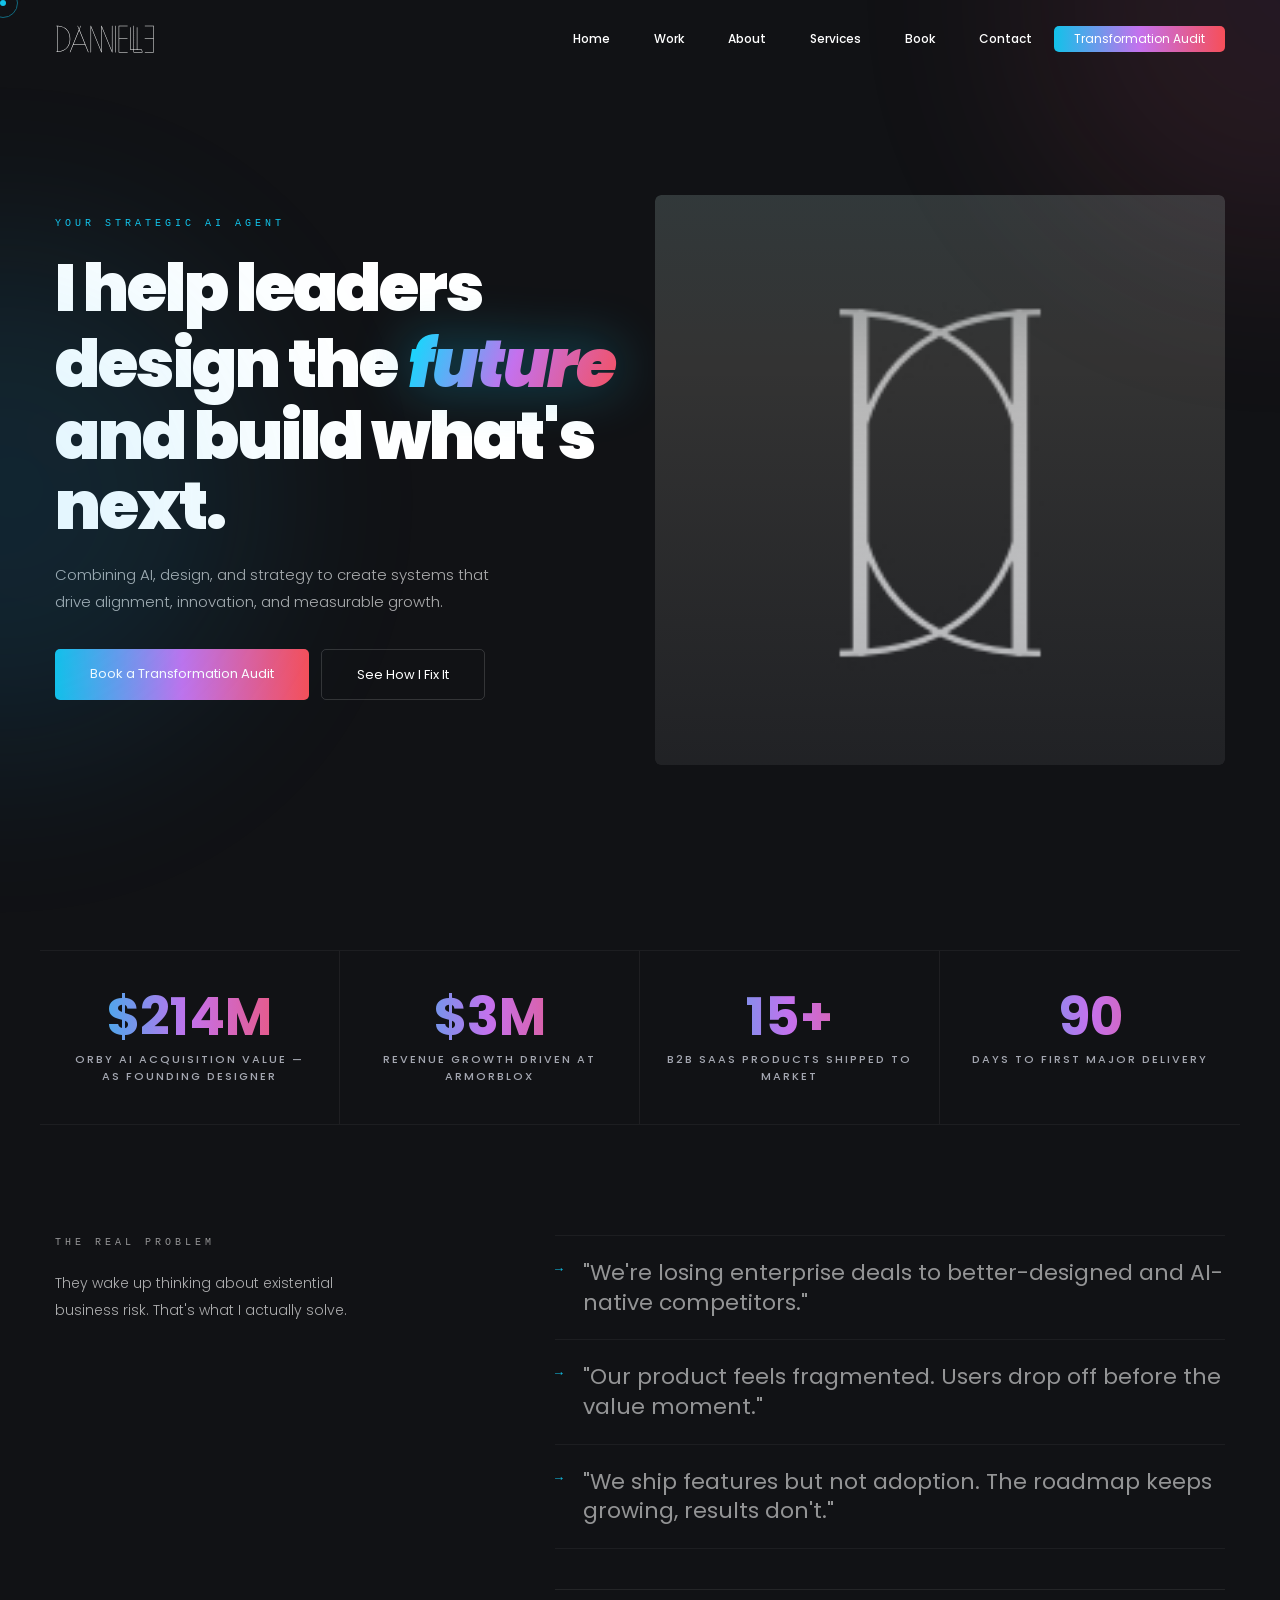
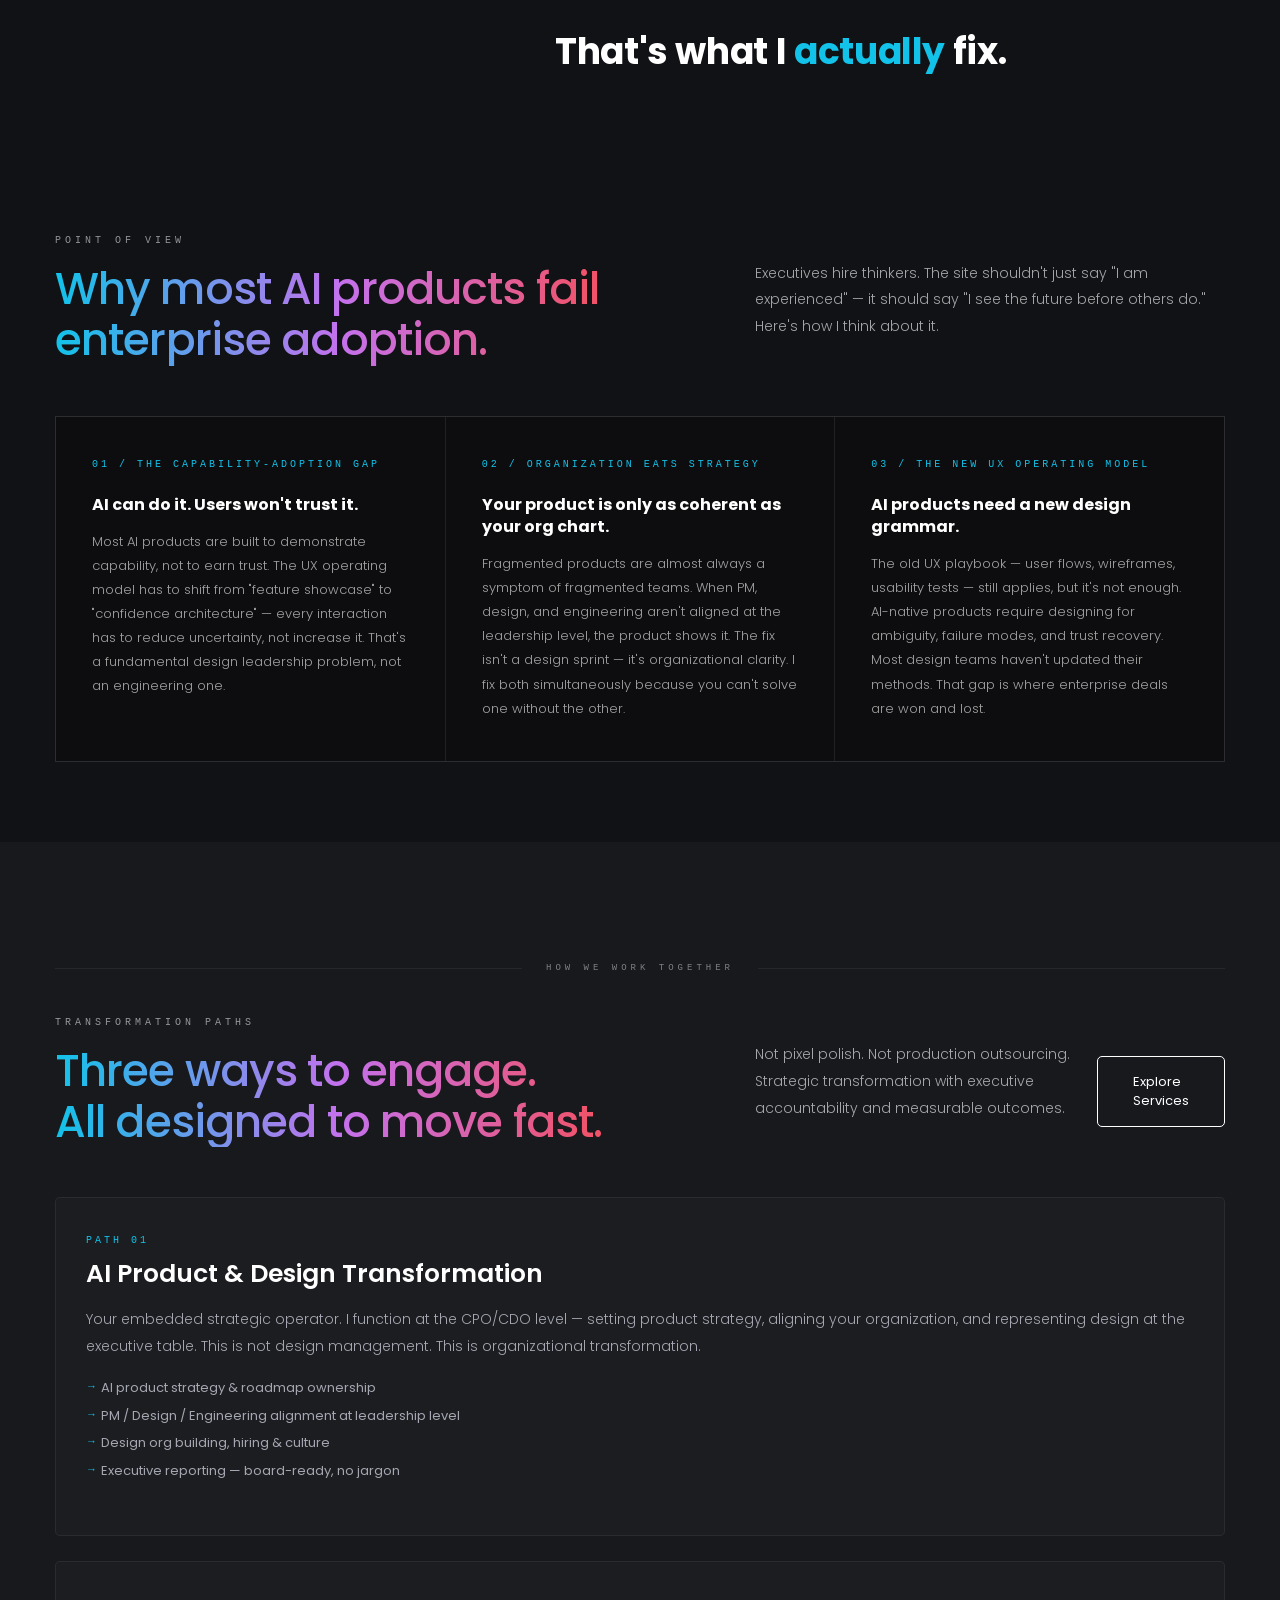
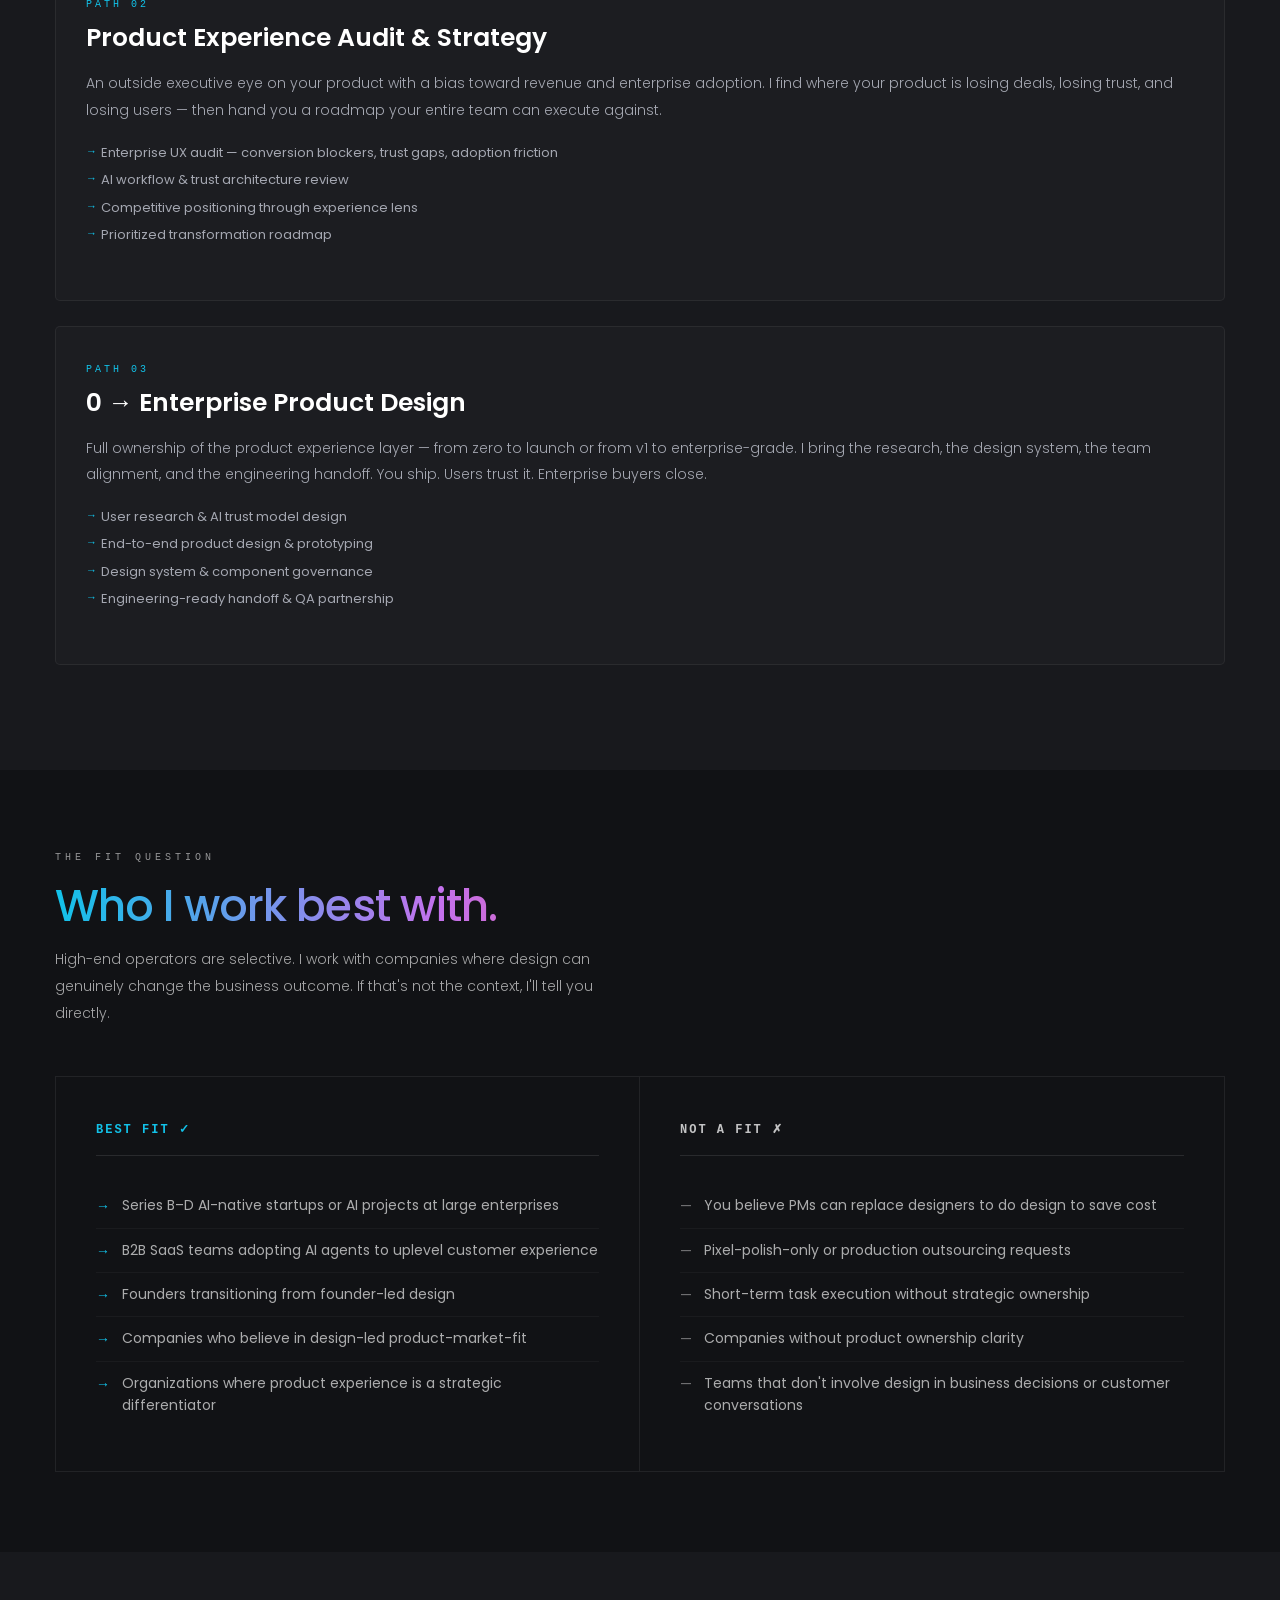
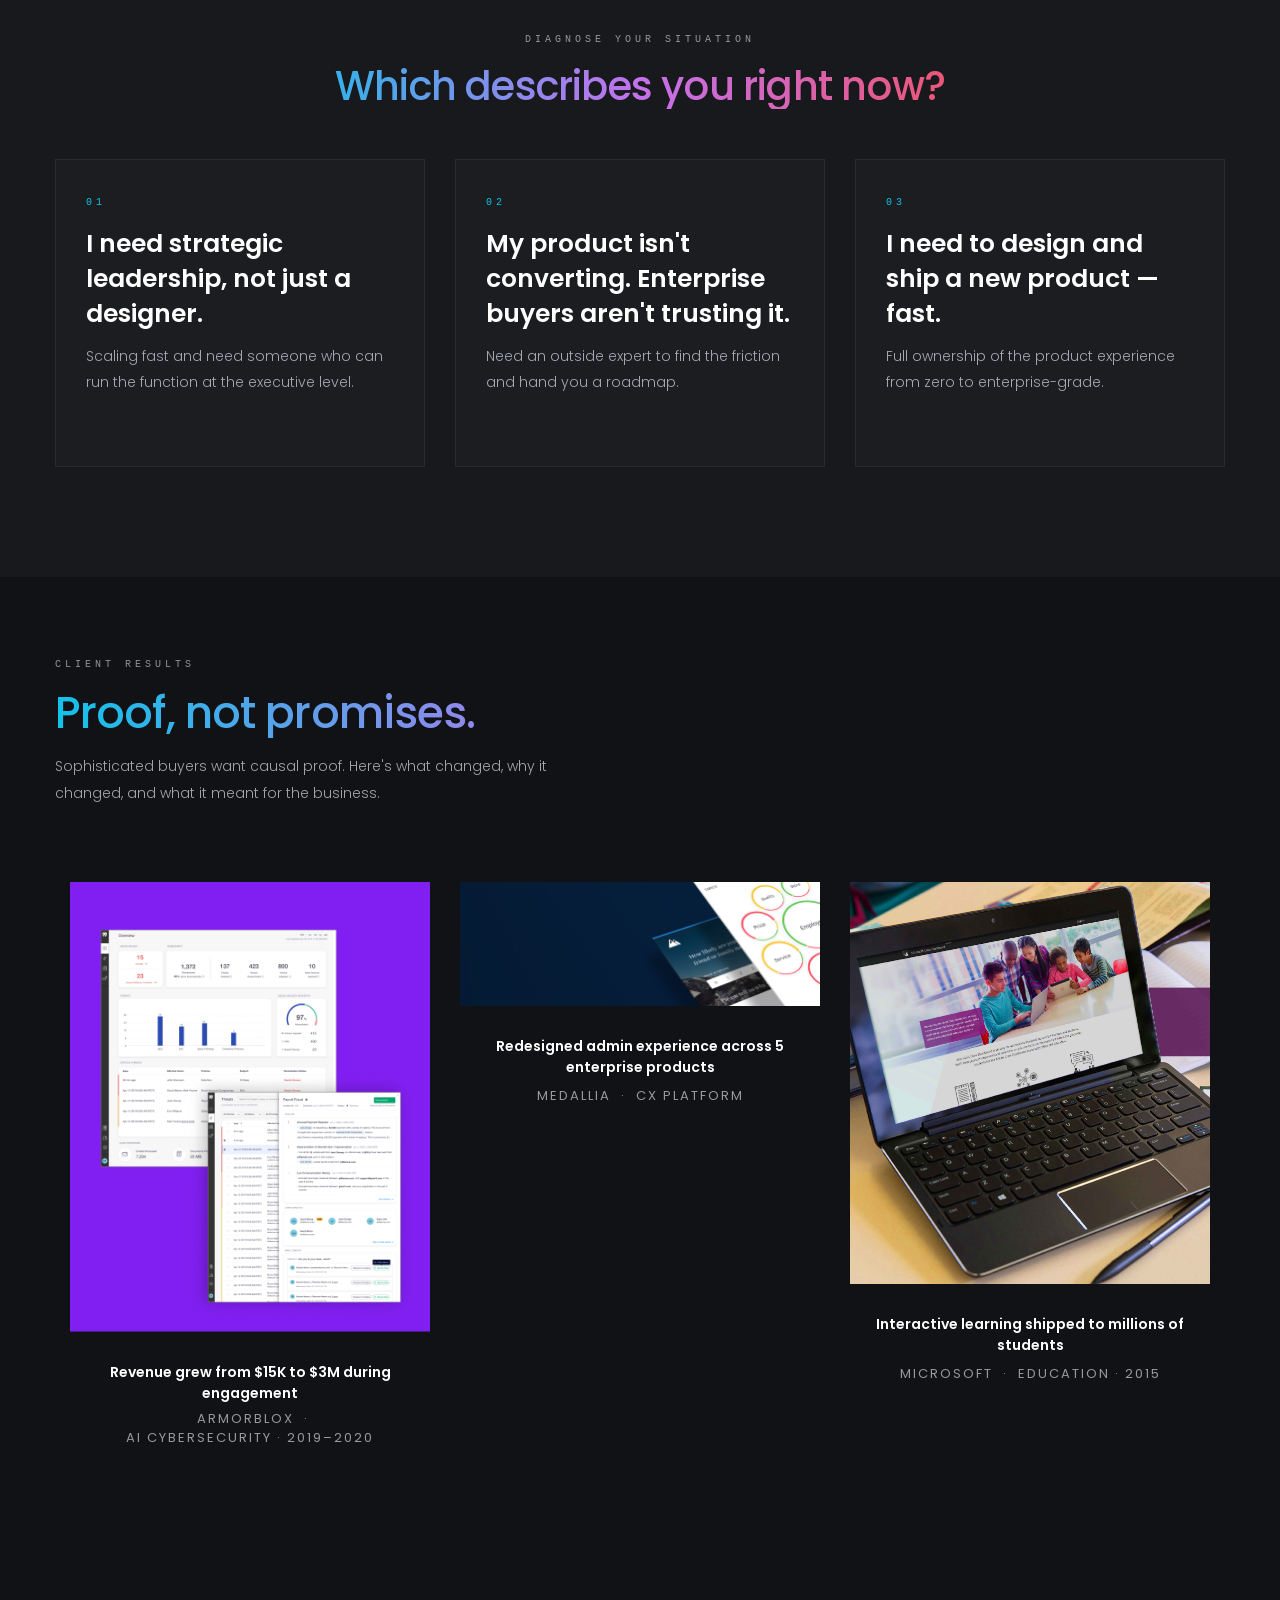
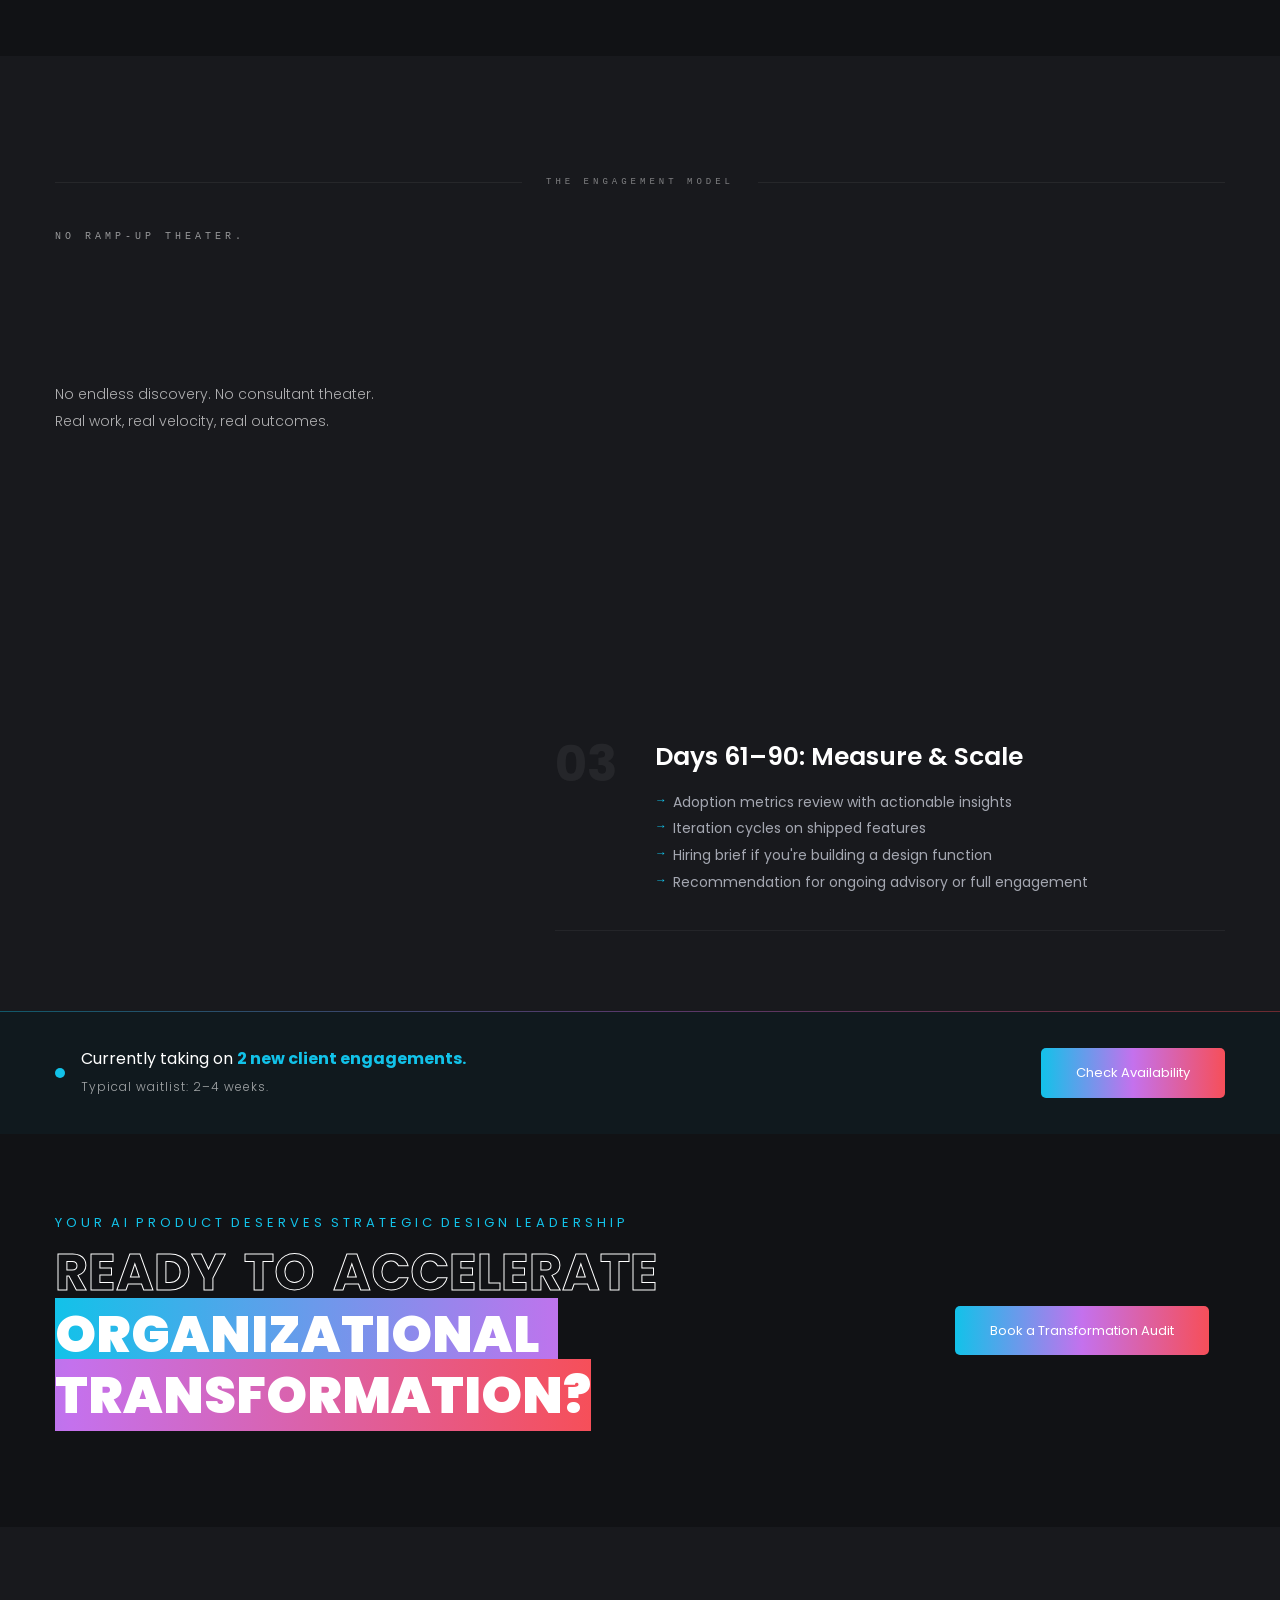
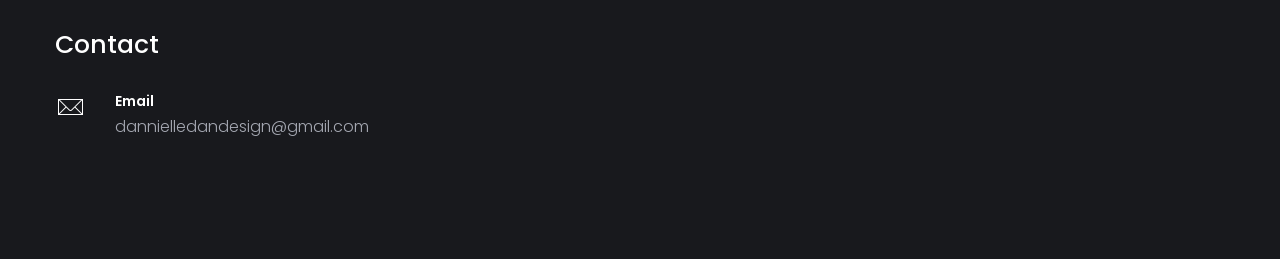
<file: index.html>
<!DOCTYPE html>
<html lang="en">
<head>
  <meta charset="utf-8">
  <meta http-equiv="X-UA-Compatible" content="IE=edge" />
  <meta name="viewport" content="width=device-width, initial-scale=1, maximum-scale=1" />
  <meta name="description" content="Dannielle Dan — AI Product Strategy & Design Transformation. I help AI companies translate technical capability into enterprise adoption." />
  <title>Dannielle Dan — AI Product & Design Transformation</title>
  <link rel="shortcut icon" href="img/favicon.ico" />
  <link href="https://fonts.googleapis.com/css?family=Poppins:100,200,300,400,500,600,700,800,900&display=swap" rel="stylesheet">
  <link href="https://fonts.googleapis.com/css2?family=Montserrat+Alternates:wght@100;200;300;400;500;600;700;800;900&display=swap" rel="stylesheet">
  <link rel="stylesheet" href="css/plugins.css" />
  <link rel="stylesheet" href="css/style.css" />
  <link rel="stylesheet" href="style.css" />

  <style id="ai-design-system">

    /* =========================================
       AI-NATIVE EDITORIAL DESIGN SYSTEM
       Inspired by: Linear, Reforge, a16z
       ========================================= */

    /* Monospace label — technical/editorial */
    .mono-label {
      font-family: 'Courier New', Courier, monospace;
      font-size: 10px;
      letter-spacing: 4px;
      text-transform: uppercase;
      color: rgba(255,255,255,0.55);
      display: block;
      margin-bottom: 16px;
    }
    .mono-label.cyan { color: #12c2e9; }

    /* Editorial separator */
    .editorial-sep {
      display: flex;
      align-items: center;
      gap: 24px;
      padding: 40px 0;
    }
    .editorial-sep .sep-line { flex:1; height:1px; background:rgba(255,255,255,0.06); }
    .editorial-sep .sep-label {
      font-family: 'Courier New', monospace;
      font-size: 9px;
      letter-spacing: 4px;
      text-transform: uppercase;
      color: rgba(255,255,255,0.45);
      white-space: nowrap;
    }

    /* Availability badge */
    .avail-badge {
      font-size: 10px;
      font-weight: 600;
      letter-spacing: 2px;
      text-transform: uppercase;
      color: #12c2e9;
      background: rgba(18,194,233,0.08);
      border: 1px solid rgba(18,194,233,0.25);
      border-radius: 2px;
      padding: 5px 14px;
      white-space: nowrap;
      display: inline-block;
    }

    /* Hero pain cycling */
    .hero-pain-line {
      font-size: clamp(15px, 2vw, 19px);
      color: rgba(255,255,255,0.65);
      font-weight: 300;
      font-style: italic;
      margin-top: 28px;
      margin-bottom: 32px;
      min-height: 30px;
    }
    #hero-cycle {
      color: rgba(255,255,255,0.75);
      font-weight: 400;
      transition: opacity 0.4s;
    }

    /* Pain Wall section */
    .pain-wall-item {
      display: flex;
      align-items: flex-start;
      gap: 20px;
      padding: 22px 0;
      border-bottom: 1px solid rgba(255,255,255,0.05);
      cursor: default;
      transition: all 0.25s;
    }
    .pain-wall-item:first-child { border-top: 1px solid rgba(255,255,255,0.05); }
    .pain-wall-item:hover .pain-text { color: rgba(255,255,255,0.9); }
    .pain-wall-item:hover .pain-arrow { transform: translateX(4px); }
    .pain-arrow {
      color: #12c2e9;
      font-family: 'Courier New', monospace;
      font-size: 13px;
      flex-shrink: 0;
      margin-top: 2px;
      transition: transform 0.25s;
    }
    .pain-text {
      font-size: clamp(16px, 2.2vw, 22px);
      font-weight: 400;
      color: rgba(255,255,255,0.55);
      line-height: 1.35;
      transition: color 0.25s;
    }
    .pain-resolve {
      font-size: clamp(22px, 3vw, 36px);
      font-weight: 700;
      color: #fff;
      line-height: 1.2;
      letter-spacing: -0.01em;
      margin-top: 40px;
      padding-top: 40px;
      border-top: 1px solid rgba(255,255,255,0.08);
    }
    .pain-resolve em {
      font-style: normal;
      color: #12c2e9;
    }

    /* Translator / Positioning statement */
    .translator-stmt {
      font-size: clamp(28px, 4vw, 52px);
      font-weight: 700;
      line-height: 1.15;
      letter-spacing: -0.02em;
      color: #fff;
    }
    .translator-stmt em {
      font-style: normal;
      background: linear-gradient(90deg, #12c2e9, #c471ed);
      -webkit-background-clip: text;
      -webkit-text-fill-color: transparent;
    }
    .role-tag {
      display: inline-block;
      font-family: 'Courier New', monospace;
      font-size: 9px;
      font-weight: 400;
      letter-spacing: 2px;
      text-transform: uppercase;
      color: rgba(255,255,255,0.6);
      border: 1px solid rgba(255,255,255,0.18);
      padding: 5px 12px;
      border-radius: 2px;
      margin: 3px 3px 3px 0;
    }

    /* POV Cards — bento style */
    .pov-grid {
      display: grid;
      grid-template-columns: repeat(3, 1fr);
      gap: 1px;
      background: rgba(255,255,255,0.06);
      border: 1px solid rgba(255,255,255,0.06);
    }
    @media (max-width: 991px) { .pov-grid { grid-template-columns: 1fr; } }
    @media (min-width: 768px) and (max-width: 991px) { .pov-grid { grid-template-columns: repeat(2, 1fr); } }
    .pov-card {
      background: #0d0d0f;
      padding: 40px 36px;
      transition: background 0.3s;
    }
    .pov-card:hover { background: rgba(18,194,233,0.04); }
    .pov-num {
      font-family: 'Courier New', monospace;
      font-size: 10px;
      letter-spacing: 3px;
      color: #12c2e9;
      display: block;
      margin-bottom: 22px;
    }
    .pov-card h5 {
      font-size: 16px;
      font-weight: 700;
      line-height: 1.4;
      margin-bottom: 14px;
      color: #fff;
    }
    .pov-card p {
      font-size: 13px;
      color: rgba(255,255,255,0.62);
      line-height: 1.85;
      margin: 0;
    }

    /* Who I Work With */
    .fit-container {
      display: grid;
      grid-template-columns: 1fr 1fr;
      border: 1px solid rgba(255,255,255,0.07);
    }
    @media (max-width: 767px) { .fit-container { grid-template-columns: 1fr; } }
    .fit-col { padding: 44px 40px; }
    .fit-col.best-fit { border-right: 1px solid rgba(255,255,255,0.07); }
    @media (max-width: 767px) { .fit-col.best-fit { border-right: none; border-bottom: 1px solid rgba(255,255,255,0.07); } }
    .fit-col-label {
      font-family: 'Courier New', monospace;
      font-size: 12px;
      font-weight: 600;
      letter-spacing: 2px;
      text-transform: uppercase;
      display: block;
      margin-bottom: 28px;
      padding-bottom: 16px;
      border-bottom: 1px solid rgba(255,255,255,0.1);
    }
    .fit-col-label.is-best { color: #12c2e9; }
    .fit-col-label.is-not { color: rgba(255,255,255,0.75); }
    .fit-list { list-style: none; padding: 0; margin: 0; }
    .fit-list li {
      display: flex;
      gap: 12px;
      align-items: flex-start;
      padding: 10px 0;
      font-size: 14px;
      line-height: 1.6;
      color: rgba(255,255,255,0.65);
      border-bottom: 1px solid rgba(255,255,255,0.04);
    }
    .fit-list li:last-child { border-bottom: none; }
    .fit-icon { flex-shrink: 0; font-style: normal; margin-top: 1px; }
    .fit-icon.is-best { color: #12c2e9; }
    .fit-icon.is-not { color: rgba(255,255,255,0.4); }

    /* Problem Selector cards */
    .problem-card {
      padding: 35px 30px;
      border: 1px solid rgba(255,255,255,0.06);
      background: rgba(255,255,255,0.015);
      cursor: pointer;
      transition: all .35s;
      height: 100%;
    }
    .problem-card:hover, .problem-card.active {
      border-color: rgba(18,194,233,0.45);
      background: rgba(18,194,233,0.04);
      transform: translateY(-3px);
    }
    .problem-card.active { box-shadow: 0 0 0 1px rgba(18,194,233,0.25); }
    .problem-card .prob-num {
      font-family: 'Courier New', monospace;
      font-size: 10px;
      letter-spacing: 4px;
      text-transform: uppercase;
      color: #12c2e9;
      margin-bottom: 16px;
    }
    .problem-card h5 { font-weight: 600; margin-bottom: 12px; line-height: 1.4; }
    .problem-card p { font-size: 14px; line-height: 1.9; color: #a4a7b1; margin-bottom: 20px; }
    .problem-card .prob-cta {
      font-family: 'Courier New', monospace;
      font-size: 10px;
      letter-spacing: 2px;
      text-transform: uppercase;
      color: #12c2e9;
      opacity: 0;
      transition: opacity .3s;
      display: block;
    }
    .problem-card:hover .prob-cta, .problem-card.active .prob-cta { opacity: 1; }

    /* Case study narrative */
    .case-narrative {
      font-size: 12px;
      line-height: 1.8;
      color: rgba(255,255,255,0.6);
      margin-top: 10px;
      font-style: italic;
      display: block;
    }
    .portfolio .gallery .items .cont h6 { font-size: 14px; line-height: 1.5; font-weight: 600; }

    /* Services reframed */
    .transform-label {
      font-family: 'Courier New', monospace;
      font-size: 10px;
      letter-spacing: 3px;
      color: #12c2e9;
      text-transform: uppercase;
      display: block;
      margin-bottom: 8px;
    }

    /* Availability strip */
    .avail-strip { padding: 35px 0; background: rgba(18,194,233,0.04); }
    .avail-pulse {
      display: inline-block; width:10px; height:10px; border-radius:50%;
      background:#12c2e9; flex-shrink:0; animation:pulse-ring 1.5s ease-out infinite;
    }
    @keyframes pulse-ring {
      0%   { box-shadow: 0 0 0 0 rgba(18,194,233,0.6); }
      70%  { box-shadow: 0 0 0 10px rgba(18,194,233,0); }
      100% { box-shadow: 0 0 0 0 rgba(18,194,233,0); }
    }
    .avail-main { font-size:16px; font-weight:400; color:#fff; margin:0; line-height:1.5; }
    .avail-main strong { font-weight:700; color:#12c2e9; }
    .avail-sub { font-size:12px; color:rgba(255,255,255,0.62); margin:4px 0 0; letter-spacing:1px; }
    @media (max-width:767px) {
      .mt-mobile { margin-top: 20px; }
      .avail-strip .text-right { text-align: left !important; }
    }

    /* 90-day list */
    .ninety-list { list-style: none; padding: 0; margin: 12px 0 0; }
    .ninety-list li {
      font-size: 14px; color: #a4a7b1; line-height: 1.9;
      padding-left: 18px; position: relative;
    }
    .ninety-list li::before {
      content: '→'; position: absolute; left: 0;
      color: #12c2e9; font-size: 12px;
    }
    .process-step-v2 + .process-step-v2 { margin-top: 10px; }

    /* Navbar alignment */
    .navbar-nav { align-items: center !important; }

    /* Nav CTA — align vertically with other nav links */
    .navbar-nav .nav-item .butn.color.curve {
      display: inline-flex !important;
      align-items: center !important;
      padding: 7px 20px !important;
      font-size: 12px !important;
      line-height: 1 !important;
      position: static !important;
      top: auto !important;
      transform: none !important;
      margin-top: 0 !important;
      vertical-align: middle !important;
    }
    .navbar-nav .nav-item .butn.color.curve span,
    .navbar-nav .nav-item .butn.color.curve:not(:has(span)) {
      position: static !important;
    }

    /* =============================================
       HERO V3 — Two-column AI-native layout
       ============================================= */
    .hero-v3 {
      min-height: 100vh;
      display: flex;
      align-items: center;
      padding: 130px 0 70px;
      position: relative;
      overflow: hidden;
    }
    .hero-eyebrow {
      font-family: 'Courier New', Courier, monospace;
      font-size: 10px;
      letter-spacing: 4px;
      text-transform: uppercase;
      color: #12c2e9;
      display: block;
      margin-bottom: 22px;
    }
    .hero-v3 .hero-h1 {
      font-size: clamp(38px, 5.2vw, 72px);
      font-weight: 900;
      line-height: 1.05;
      letter-spacing: -0.03em;
      color: #fff;
      margin-bottom: 20px;
    }
    .hero-v3 .hero-h1 em {
      font-style: italic;
      display: inline-block;
      padding: 6px 6px 2px 2px;
      background: linear-gradient(110deg, #00e5ff 0%, #c471ed 50%, #f64f59 100%);
      -webkit-background-clip: text;
      -webkit-text-fill-color: transparent;
      background-clip: text;
      filter: drop-shadow(0 0 28px rgba(18,194,233,0.45));
    }
    .hero-sub {
      font-size: 15px;
      color: rgba(255,255,255,0.65);
      line-height: 1.8;
      max-width: 440px;
      margin-bottom: 34px;
    }
    .hero-ctas {
      display: flex;
      gap: 12px;
      flex-wrap: wrap;
      margin-bottom: 44px;
    }
    /* Hero stats */
    .hero-stats {
      display: flex;
      border-top: 1px solid rgba(255,255,255,0.07);
      padding-top: 28px;
      margin-bottom: 30px;
      gap: 0;
    }
    .hero-stat-item {
      flex: 1;
      padding-right: 16px;
    }
    .hero-stat-item + .hero-stat-item {
      border-left: 1px solid rgba(255,255,255,0.07);
      padding-left: 16px;
      padding-right: 16px;
    }
    .hero-stat-num {
      font-size: clamp(18px, 2vw, 26px);
      font-weight: 800;
      letter-spacing: -0.02em;
      background: linear-gradient(90deg, #12c2e9, #c471ed, #f64f59);
      -webkit-background-clip: text;
      -webkit-text-fill-color: transparent;
      display: block;
      line-height: 1.1;
    }
    .hero-stat-label {
      font-size: 10px;
      color: rgba(255,255,255,0.55);
      letter-spacing: 0.3px;
      margin-top: 4px;
      display: block;
      line-height: 1.4;
    }
    /* Hero trust */
    .hero-trust {
      display: flex;
      align-items: center;
      gap: 18px;
      flex-wrap: wrap;
    }
    .hero-trust-label {
      font-family: 'Courier New', monospace;
      font-size: 9px;
      letter-spacing: 3px;
      text-transform: uppercase;
      color: rgba(255,255,255,0.18);
      white-space: nowrap;
    }
    .hero-trust-logos {
      display: flex;
      align-items: center;
      gap: 22px;
      flex-wrap: wrap;
    }
    .hero-trust-logos img {
      height: 16px;
      opacity: 0.28;
      filter: brightness(0) invert(1);
      transition: opacity 0.3s;
    }
    .hero-trust-logos img:hover { opacity: 0.55; }
    /* Right visual */
    .hero-visual {
      display: flex;
      gap: 14px;
      align-items: flex-start;
      position: relative;
    }
    .hero-img-col {
      flex: 1;
      position: relative;
      border-radius: 6px;
      overflow: hidden;
    }
    .hero-img-col img {
      width: 100%;
      display: block;
      border-radius: 6px;
    }
    .hero-img-col::after {
      content: '';
      position: absolute;
      inset: 0;
      background: linear-gradient(180deg, rgba(18,194,233,0.04) 0%, transparent 30%, rgba(5,8,16,0.4) 100%);
      pointer-events: none;
      border-radius: 6px;
    }
    /* Process cards column */
    .hero-process-col {
      display: flex;
      flex-direction: column;
      gap: 8px;
      width: 175px;
      flex-shrink: 0;
    }
    .hero-pc {
      background: rgba(10,10,18,0.85);
      border: 1px solid rgba(255,255,255,0.08);
      padding: 14px 15px;
      border-radius: 5px;
      backdrop-filter: blur(10px);
      transition: border-color 0.3s, background 0.3s;
      cursor: default;
    }
    .hero-pc:hover {
      border-color: rgba(18,194,233,0.35);
      background: rgba(18,194,233,0.06);
    }
    .hero-pc-num {
      font-family: 'Courier New', monospace;
      font-size: 9px;
      letter-spacing: 2px;
      color: #12c2e9;
      display: block;
      margin-bottom: 7px;
    }
    .hero-pc h6 {
      font-size: 12px;
      font-weight: 700;
      color: #fff;
      margin-bottom: 4px;
      line-height: 1.3;
    }
    .hero-pc p {
      font-size: 11px;
      color: rgba(255,255,255,0.6);
      line-height: 1.55;
      margin: 0;
    }
    @media (max-width: 991px) {
      .hero-v3 { padding: 110px 0 60px; }
      .hero-visual { flex-direction: column; }
      .hero-process-col { width: 100%; flex-direction: row; display: flex; flex-wrap: wrap; }
      .hero-pc { flex: 1; min-width: 130px; }
      .hero-left { margin-bottom: 50px; }
    }
    @media (max-width: 767px) {
      .hero-stats { flex-wrap: wrap; gap: 16px; }
      .hero-stat-item { flex: none; width: calc(50% - 8px); }
      .hero-stat-item + .hero-stat-item { border-left: none; padding-left: 0; }
    }

    /* Stats label */
    .stat-label { font-size: 12px; line-height: 1.5; }

    /* Big opener text */
    .section-opener {
      font-size: clamp(32px, 5vw, 64px);
      font-weight: 800;
      line-height: 1.1;
      letter-spacing: -0.025em;
      color: #fff;
    }

  </style>
</head>
<body>

  <!-- Loading -->
  <div class="loading">
    <span>L</span><span>o</span><span>a</span><span>d</span><span>i</span><span>n</span><span>g</span>
  </div>
  <div id="preloader"></div>

  <!-- Scroll progress -->
  <div class="progress-wrap cursor-pointer">
    <svg class="progress-circle svg-content" width="100%" height="100%" viewBox="-1 -1 102 102">
      <path d="M50,1 a49,49 0 0,1 0,98 a49,49 0 0,1 0,-98" />
    </svg>
  </div>

  <!-- Cursor -->
  <div class="mouse-cursor cursor-outer"></div>
  <div class="mouse-cursor cursor-inner"></div>

  <!-- Navbar -->
  <nav class="navbar navbar-expand-lg">
    <div class="container">
      <a class="logo" href="index.html">
        <img src="img/Logo_DannielleDan.svg" alt="Dannielle Dan">
      </a>
      <button class="navbar-toggler" type="button" data-toggle="collapse" data-target="#navbarMain">
        <span class="icon-bar"><i class="fas fa-bars"></i></span>
      </button>
      <div class="collapse navbar-collapse" id="navbarMain">
        <ul class="navbar-nav ml-auto">
          <li class="nav-item"><a class="nav-link" href="index.html">Home</a></li>
          <li class="nav-item"><a class="nav-link" href="portfolio.html">Work</a></li>
          <li class="nav-item"><a class="nav-link" href="about.html">About</a></li>
          <li class="nav-item"><a class="nav-link" href="services.html">Services</a></li>
          <li class="nav-item"><a class="nav-link" href="book.html">Book</a></li>
          <li class="nav-item"><a class="nav-link" href="mailto:dannielledandesign@gmail.com">Contact</a></li>
          <li class="nav-item ml-20" style="display:flex; align-items:center;">
            <a class="butn color curve" href="mailto:dannielledandesign@gmail.com?subject=Transformation%20Audit%20Request">Transformation Audit</a>
          </li>
        </ul>
      </div>
    </div>
  </nav>

  <!-- Gradient circles -->
  <div class="circle-bg">
    <div class="circle-color fixed">
      <div class="gradient-circle"></div>
      <div class="gradient-circle two"></div>
    </div>
  </div>

  <!-- ═══════════════════════════════════════════════════════
       HERO V3 — Two-column: left text / right image + cards
       ═══════════════════════════════════════════════════════ -->
  <header class="hero-v3">
    <div class="container">
      <div class="row align-items-center">

        <!-- LEFT: Text content -->
        <div class="col-lg-6 hero-left wow fadeInUp" data-wow-delay=".2s">

          <span class="hero-eyebrow">Your Strategic AI Agent</span>

          <h1 class="hero-h1">
            I help leaders design the <em>future</em><br>and build what's next.
          </h1>

          <p class="hero-sub">
            Combining AI, design, and strategy to create systems that drive alignment, innovation, and measurable growth.
          </p>

          <div class="hero-ctas">
            <a href="mailto:dannielledandesign@gmail.com?subject=Transformation%20Audit%20Request" class="butn color curve">
              <span>Book a Transformation Audit</span>
            </a>
            <a href="#pain-wall" class="butn bord curve" style="border-color:rgba(255,255,255,0.15);">
              <span>See How I Fix It</span>
            </a>
          </div>

    


        </div>

        <!-- RIGHT: Image + process cards -->
        <div class="col-lg-6 wow fadeIn" data-wow-delay=".5s">
          <div class="hero-visual">

            <!-- photo -->
            <div class="hero-img-col">
              <picture>
                <source media="(max-width: 767px)" srcset="img/Dannielle-Dan.jpg">
                <img src="img/art/Hero_2.gif" alt="AI Design Strategist" id="hero-face-img">
              </picture>
            </div>

          </div>
        </div>

      </div>
    </div>
  </header>

  <div class="main-content">

    <!-- ═══════════════════════
         STATS — ROI metrics
         ═══════════════════════ -->
    <section class="section-padding2">
      <div class="container">
        <div class="row" style="border-top:1px solid rgba(255,255,255,0.05); border-bottom:1px solid rgba(255,255,255,0.05); margin-top:20px;">
          <div class="col-md-3 stat-item" style="padding-left:24px; padding-right:24px;">
            <div class="stat-num">$214M</div>
            <div class="stat-label">Orby AI acquisition value — as founding designer</div>
          </div>
          <div class="col-md-3 stat-item" style="padding-left:24px; padding-right:24px;">
            <div class="stat-num">$3M</div>
            <div class="stat-label">Revenue growth driven at Armorblox</div>
          </div>
          <div class="col-md-3 stat-item" style="padding-left:24px; padding-right:24px;">
            <div class="stat-num">15+</div>
            <div class="stat-label">B2B SaaS products shipped to market</div>
          </div>
          <div class="col-md-3 stat-item" style="padding-left:24px; padding-right:24px;">
            <div class="stat-num">90</div>
            <div class="stat-label">Days to first major delivery</div>
          </div>
        </div>
      </div>
    </section>
    <!-- ═══════════════════════════════════════════
         PAIN WALL — The real problems founders face
         ═══════════════════════════════════════════ -->
    <section class="section-padding" id="pain-wall">
      <div class="container">
        <div class="row">

          <div class="col-lg-4 md-mb50">
            <div style="position:sticky; top:100px;">
              <span class="mono-label">The Real Problem</span>
              <p class="mt-20" style="font-size:14px; color:rgba(255,255,255,0.65); line-height:1.9; max-width:320px;">They wake up thinking about existential business risk. That's what I actually solve.</p>
            </div>
          </div>

          <div class="col-lg-7 offset-lg-1">
            <div class="pain-wall-item wow fadeInUp" data-wow-delay=".1s">
              <span class="pain-arrow">→</span>
              <span class="pain-text">"We're losing enterprise deals to better-designed and AI-native competitors."</span>
            </div>
            <div class="pain-wall-item wow fadeInUp" data-wow-delay=".3s">
              <span class="pain-arrow">→</span>
              <span class="pain-text">"Our product feels fragmented. Users drop off before the value moment."</span>
            </div>
            <div class="pain-wall-item wow fadeInUp" data-wow-delay=".5s">
              <span class="pain-arrow">→</span>
              <span class="pain-text">"We ship features but not adoption. The roadmap keeps growing, results don't."</span>
            </div>

            <div class="pain-resolve wow fadeInUp" data-wow-delay=".7s">
              That's what I <em>actually</em> fix.
            </div>
          </div>

        </div>
      </div>
    </section>




    <!-- ═══════════════════════════════════════════
         POINT OF VIEW — AI philosophy
         ═══════════════════════════════════════════ -->
    <section class="section-padding">
      <div class="container">
        <div class="row mb-50">
          <div class="col-lg-6 md-mb30">
            <span class="mono-label">Point of View</span>
            <h3 class="wow color-font" style="font-size:clamp(28px,3.5vw,44px); line-height:1.15; letter-spacing:-0.02em;">Why most AI products fail<br>enterprise adoption.</h3>
          </div>
          <div class="col-lg-5 offset-lg-1 valign">
            <p style="font-size:14px; color:rgba(255,255,255,0.62); line-height:1.9;">
              Executives hire thinkers. The site shouldn't just say "I am experienced" — it should say "I see the future before others do." Here's how I think about it.
            </p>
          </div>
        </div>

        <div class="pov-grid wow fadeInUp">
          <div class="pov-card">
            <span class="pov-num">01 / THE CAPABILITY-ADOPTION GAP</span>
            <h5>AI can do it. Users won't trust it.</h5>
            <p>Most AI products are built to demonstrate capability, not to earn trust. The UX operating model has to shift from "feature showcase" to "confidence architecture" — every interaction has to reduce uncertainty, not increase it. That's a fundamental design leadership problem, not an engineering one.</p>
          </div>
          <div class="pov-card">
            <span class="pov-num">02 / ORGANIZATION EATS STRATEGY</span>
            <h5>Your product is only as coherent as your org chart.</h5>
            <p>Fragmented products are almost always a symptom of fragmented teams. When PM, design, and engineering aren't aligned at the leadership level, the product shows it. The fix isn't a design sprint — it's organizational clarity. I fix both simultaneously because you can't solve one without the other.</p>
          </div>
          <div class="pov-card">
            <span class="pov-num">03 / THE NEW UX OPERATING MODEL</span>
            <h5>AI products need a new design grammar.</h5>
            <p>The old UX playbook — user flows, wireframes, usability tests — still applies, but it's not enough. AI-native products require designing for ambiguity, failure modes, and trust recovery. Most design teams haven't updated their methods. That gap is where enterprise deals are won and lost.</p>
          </div>
        </div>
      </div>
    </section>

    <!-- ═══════════════════════════════════════════
         TRANSFORMATION PATHS (was: Services)
         ═══════════════════════════════════════════ -->
    <section class="section-padding sub-bg" id="transformation-paths">
      <div class="container">

        <div class="editorial-sep">
          <div class="sep-line"></div>
          <div class="sep-label">How We Work Together</div>
          <div class="sep-line"></div>
        </div>

        <div class="row mb-50">
          <div class="col-lg-6">
            <span class="mono-label">Transformation Paths</span>
            <h3 class="wow color-font" style="font-size:clamp(28px,3.5vw,44px); line-height:1.15; letter-spacing:-0.02em;">Three ways to engage.<br>All designed to move fast.</h3>
          </div>
          <div class="col-lg-5 offset-lg-1 valign">
            <p style="font-size:14px; color:rgba(255,255,255,0.62); line-height:1.9;">Not pixel polish. Not production outsourcing. Strategic transformation with executive accountability and measurable outcomes.</p>
            <div class="mt-20">
              <a href="services.html" class="butn bord curve wow fadeInUp" data-wow-delay=".3s"><span>Explore Services</span></a>
            </div>
          </div>
        </div>

        <div class="col-lg-12 px-0">

          <div class="service-card-v2 wow fadeInUp" data-wow-delay=".2s" id="service-leadership">
            <span class="transform-label">Path 01</span>
            <div class="num" style="display:none;">01</div>
            <h5>AI Product &amp; Design Transformation</h5>
            <p>Your embedded strategic operator. I function at the CPO/CDO level — setting product strategy, aligning your organization, and representing design at the executive table. This is not design management. This is organizational transformation.</p>
            <ul>
              <li>AI product strategy &amp; roadmap ownership</li>
              <li>PM / Design / Engineering alignment at leadership level</li>
              <li>Design org building, hiring &amp; culture</li>
              <li>Executive reporting — board-ready, no jargon</li>
            </ul>
          </div>

          <div class="service-card-v2 wow fadeInUp" data-wow-delay=".35s" id="service-strategy">
            <span class="transform-label">Path 02</span>
            <div class="num" style="display:none;">02</div>
            <h5>Product Experience Audit &amp; Strategy</h5>
            <p>An outside executive eye on your product with a bias toward revenue and enterprise adoption. I find where your product is losing deals, losing trust, and losing users — then hand you a roadmap your entire team can execute against.</p>
            <ul>
              <li>Enterprise UX audit — conversion blockers, trust gaps, adoption friction</li>
              <li>AI workflow &amp; trust architecture review</li>
              <li>Competitive positioning through experience lens</li>
              <li>Prioritized transformation roadmap</li>
            </ul>
          </div>

          <div class="service-card-v2 wow fadeInUp" data-wow-delay=".5s" id="service-design">
            <span class="transform-label">Path 03</span>
            <div class="num" style="display:none;">03</div>
            <h5>0 → Enterprise Product Design</h5>
            <p>Full ownership of the product experience layer — from zero to launch or from v1 to enterprise-grade. I bring the research, the design system, the team alignment, and the engineering handoff. You ship. Users trust it. Enterprise buyers close.</p>
            <ul>
              <li>User research &amp; AI trust model design</li>
              <li>End-to-end product design &amp; prototyping</li>
              <li>Design system &amp; component governance</li>
              <li>Engineering-ready handoff &amp; QA partnership</li>
            </ul>
          </div>

        </div>
      </div>
    </section>

    <!-- ═══════════════════════════════════════════
         WHO I WORK BEST WITH
         ═══════════════════════════════════════════ -->
    <section class="section-padding">
      <div class="container">
        <div class="row mb-50">
          <div class="col-lg-8">
            <span class="mono-label">The Fit Question</span>
            <h3 class="wow color-font" style="font-size:clamp(28px,3.5vw,44px); line-height:1.15; letter-spacing:-0.02em;">Who I work best with.</h3>
            <p class="mt-15" style="font-size:14px; color:rgba(255,255,255,0.62); line-height:1.9; max-width:560px;">High-end operators are selective. I work with companies where design can genuinely change the business outcome. If that's not the context, I'll tell you directly.</p>
          </div>
        </div>
        <div class="fit-container wow fadeInUp">
          <div class="fit-col best-fit">
            <span class="fit-col-label is-best">Best Fit ✓</span>
            <ul class="fit-list">
              <li><span class="fit-icon is-best">→</span> Series B–D AI-native startups or AI projects at large enterprises</li>
              <li><span class="fit-icon is-best">→</span> B2B SaaS teams adopting AI agents to uplevel customer experience</li>
              <li><span class="fit-icon is-best">→</span> Founders transitioning from founder-led design</li>
              <li><span class="fit-icon is-best">→</span> Companies who believe in design-led product-market-fit</li>
              <li><span class="fit-icon is-best">→</span> Organizations where product experience is a strategic differentiator</li>
            </ul>
          </div>
          <div class="fit-col not-fit">
            <span class="fit-col-label is-not">Not a Fit ✗</span>
            <ul class="fit-list">
              <li><span class="fit-icon is-not">—</span> You believe PMs can replace designers to do design to save cost</li>
              <li><span class="fit-icon is-not">—</span> Pixel-polish-only or production outsourcing requests</li>
              <li><span class="fit-icon is-not">—</span> Short-term task execution without strategic ownership</li>
              <li><span class="fit-icon is-not">—</span> Companies without product ownership clarity</li>
              <li><span class="fit-icon is-not">—</span> Teams that don't involve design in business decisions or customer conversations</li>
            </ul>
          </div>
        </div>
      </div>
    </section>

    <!-- ═══════════════════════════════════════════
         PROBLEM SELECTOR — Interactive routing
         ═══════════════════════════════════════════ -->
    <section class="section-padding sub-bg" id="problem-selector">
      <div class="container">
        <div class="row justify-content-center mb-50">
          <div class="col-lg-8 text-center">
            <span class="mono-label" style="text-align:center;">Diagnose Your Situation</span>
            <h3 class="wow color-font" style="font-size:clamp(26px,3.2vw,40px); line-height:1.15; letter-spacing:-0.02em;">Which describes you right now?</h3>
          </div>
        </div>
        <div class="row">
          <div class="col-lg-4 col-md-6 mb-30">
            <div class="problem-card wow fadeInUp" data-wow-delay=".2s" data-target="#service-leadership" onclick="selectProblem(this)">
              <div class="prob-num">01</div>
              <h5>I need strategic leadership, not just a designer.</h5>
              <p>Scaling fast and need someone who can run the function at the executive level.</p>
              <span class="prob-cta">Path 01 — AI Transformation →</span>
            </div>
          </div>
          <div class="col-lg-4 col-md-6 mb-30">
            <div class="problem-card wow fadeInUp" data-wow-delay=".35s" data-target="#service-strategy" onclick="selectProblem(this)">
              <div class="prob-num">02</div>
              <h5>My product isn't converting. Enterprise buyers aren't trusting it.</h5>
              <p>Need an outside expert to find the friction and hand you a roadmap.</p>
              <span class="prob-cta">Path 02 — Product Audit →</span>
            </div>
          </div>
          <div class="col-lg-4 col-md-6 mb-30">
            <div class="problem-card wow fadeInUp" data-wow-delay=".5s" data-target="#service-design" onclick="selectProblem(this)">
              <div class="prob-num">03</div>
              <h5>I need to design and ship a new product — fast.</h5>
              <p>Full ownership of the product experience from zero to enterprise-grade.</p>
              <span class="prob-cta">Path 03 — 0→Enterprise →</span>
            </div>
          </div>
        </div>
      </div>
    </section>

    <!-- ═══════════════════════════════════════════
         CASE STUDIES — Causal, strategic narratives
         ═══════════════════════════════════════════ -->
    <section class="portfolio three-column section-padding" id="case-studies">
      <div class="container">
        <div class="row">
          <div class="col-lg-12">
            <div class="sec-head mb-50">
              <span class="mono-label">Client Results</span>
              <h3 class="wow color-font" style="font-size:clamp(28px,3.5vw,44px); line-height:1.15; letter-spacing:-0.02em;">Proof, not promises.</h3>
              <p class="mt-15" style="font-size:14px; color:rgba(255,255,255,0.62); max-width:540px; line-height:1.9;">Sophisticated buyers want causal proof. Here's what changed, why it changed, and what it meant for the business.</p>
            </div>
          </div>
        </div>
        <div class="gallery full-width">

          <div class="col-lg-4 col-md-6 items graphic">
            <div class="item-img wow fadeInUp" data-wow-delay=".3s">
              <a href="project-details-Armorblox.html">
                <img src="img/armorblox/01—Cover.jpg" alt="Armorblox">
              </a>
            </div>
            <div class="cont">
              <h6>Revenue grew from $15K to $3M during engagement</h6>
              <span><a href="project-details-Armorblox.html">Armorblox</a> · <a href="project-details-Armorblox.html">AI Cybersecurity · 2019–2020</a></span>
            </div>
          </div>

          <div class="col-lg-4 col-md-6 items web">
            <div class="item-img wow fadeInUp" data-wow-delay=".5s">
              <a href="project-details-Medallia.html">
                <img src="img/Medallia/Banner.png" alt="Medallia">
              </a>
            </div>
            <div class="cont">
              <h6>Redesigned admin experience across 5 enterprise products</h6>
              <span><a href="project-details-Medallia.html">Medallia</a> · <a href="project-details-Medallia.html">CX Platform</a></span>

            </div>
          </div>

          <div class="col-lg-4 col-md-6 items brand">
            <div class="item-img wow fadeInUp" data-wow-delay=".7s">
              <a href="project-details-Microsoft-classroom.html">
                <img src="img/MSFT-classroom/Cover.jpg" alt="Microsoft Classroom">
              </a>
            </div>
            <div class="cont">
              <h6>Interactive learning shipped to millions of students</h6>
              <span><a href="project-details-Microsoft-classroom.html">Microsoft</a> · <a href="project-details-Microsoft-classroom.html">Education · 2015</a></span>

            </div>
          </div>

        </div>
        <div class="row mt-50">
          <div class="col-12 text-center">
            <a href="portfolio.html" class="butn bord curve wow fadeInUp"><span>See All Work</span></a>
          </div>
        </div>
      </div>
    </section>

    <!-- ═══════════════════════
         90-DAY PROMISE
         ═══════════════════════ -->
    <section class="section-padding sub-bg" id="ninety-days">
      <div class="container">
        <div class="editorial-sep">
          <div class="sep-line"></div>
          <div class="sep-label">The Engagement Model</div>
          <div class="sep-line"></div>
        </div>
        <div class="row">
          <div class="col-lg-4 md-mb50">
            <div class="sec-head">
              <span class="mono-label">No ramp-up theater.</span>
              <h3 class="wow color-font" style="font-size:clamp(28px,3.5vw,44px); line-height:1.15; letter-spacing:-0.02em;">What you get<br>in 90 days.</h3>
              <p class="mt-20" style="line-height:1.9; max-width:320px; font-size:14px; color:rgba(255,255,255,0.65);">No endless discovery. No consultant theater. Real work, real velocity, real outcomes.</p>
              <div class="mt-30">
                <a href="mailto:dannielledandesign@gmail.com?subject=Transformation%20Audit%20Request" class="butn color curve wow fadeInUp" data-wow-delay=".3s"><span>Start the Conversation</span></a>
              </div>
            </div>
          </div>
          <div class="col-lg-7 offset-lg-1">

            <div class="process-step-v2 wow fadeInUp" data-wow-delay=".2s">
              <div class="step-num">01</div>
              <div>
                <h5>Days 1–30: Diagnosis &amp; Direction</h5>
                <ul class="ninety-list mt-15">
                  <li>Product audit — UX gaps, trust failures, conversion blockers</li>
                  <li>Stakeholder alignment session with executive team</li>
                  <li>Prioritized transformation roadmap engineering can act on immediately</li>
                  <li>First design artifacts delivered in week 2</li>
                </ul>
              </div>
            </div>

            <div class="process-step-v2 wow fadeInUp" data-wow-delay=".35s">
              <div class="step-num">02</div>
              <div>
                <h5>Days 31–60: Build &amp; Ship</h5>
                <ul class="ninety-list mt-15">
                  <li>Core product flows designed, prototyped, and validated with users</li>
                  <li>Design system foundations or expansion</li>
                  <li>Weekly 1-page executive brief — board-ready, no jargon</li>
                  <li>Engineering-ready handoff specs</li>
                </ul>
              </div>
            </div>

            <div class="process-step-v2 wow fadeInUp" data-wow-delay=".5s">
              <div class="step-num">03</div>
              <div>
                <h5>Days 61–90: Measure &amp; Scale</h5>
                <ul class="ninety-list mt-15">
                  <li>Adoption metrics review with actionable insights</li>
                  <li>Iteration cycles on shipped features</li>
                  <li>Hiring brief if you're building a design function</li>
                  <li>Recommendation for ongoing advisory or full engagement</li>
                </ul>
              </div>
            </div>

          </div>
        </div>
      </div>
    </section>

    <!-- ═══════════════════════
         AVAILABILITY SIGNAL
         ═══════════════════════ -->
    <div class="grad-line"></div>
    <section class="avail-strip">
      <div class="container">
        <div class="row align-items-center">
          <div class="col-lg-8 col-md-7">
            <div class="d-flex align-items-center flex-wrap" style="gap:16px;">
              <span class="avail-pulse"></span>
              <div>
                <p class="avail-main">Currently taking on <strong>2 new client engagements.</strong></p>
                <p class="avail-sub">Typical waitlist: 2–4 weeks.</p>
              </div>
            </div>
          </div>
          <div class="col-lg-4 col-md-5 text-right mt-mobile">
            <a href="mailto:dannielledandesign@gmail.com?subject=Availability%20Check" class="butn color curve"><span>Check Availability</span></a>
          </div>
        </div>
      </div>
    </section>

    <!-- ═══════════════════════
         FINAL CTA
         ═══════════════════════ -->
    <section class="call-action section-padding bg-img" data-background="img/patrn.svg">
      <div class="container">
        <div class="row">
          <div class="col-md-8 col-lg-9">
            <div class="content sm-mb30">
              <h6 class="wow" data-splitting>Your AI product deserves strategic design leadership</h6>
              <h2 class="wow" data-splitting>Ready to accelerate<br><b class="back-color">organizational transformation?</b></h2>
            </div>
          </div>
          <div class="col-md-4 col-lg-3 valign">
            <a href="mailto:dannielledandesign@gmail.com?subject=Transformation%20Audit%20Request" class="butn color curve wow fadeInUp" data-wow-delay=".5s"><span>Book a Transformation Audit</span></a>
          </div>
        </div>
      </div>
    </section>

    <!-- ═══════════════════════
         FOOTER
         ═══════════════════════ -->
    <footer class="sub-bg">
      <div class="container">
        <div class="row">
          <div class="col-lg-4">
            <div class="item md-mb50">
              <div class="title"><h5>Contact</h5></div>
              <ul>
                <li>
                  <span class="icon pe-7s-mail"></span>
                  <div class="cont">
                    <h6>Email</h6>
                    <p>dannielledandesign@gmail.com</p>
                  </div>
                </li>
              </ul>
            </div>
          </div>
        </div>
      </div>
    </footer>

  </div><!-- .main-content -->

  <script src="js/jquery-3.0.0.min.js"></script>
  <script src="js/jquery-migrate-3.0.0.min.js"></script>
  <script src="js/plugins.js"></script>
  <script src="js/scripts.js"></script>
  <script src="js/signup.js"></script>
  <script>
    // Hero cycling — founder pain points
    (function() {
      var phrases = [
        '"We\'re losing enterprise deals."',
        '"AI competitors are moving faster."',
        '"Our product feels fragmented."',
        '"Enterprise customers don\'t trust the workflow."',
        '"We ship features, not adoption."',
        '"AI changed the paradigm and we\'re behind."'
      ];
      var i = 0;
      var el = document.getElementById('hero-cycle');
      if (!el) return;
      setInterval(function() {
        el.style.opacity = '0';
        el.style.transition = 'opacity 0.4s';
        setTimeout(function() {
          i = (i + 1) % phrases.length;
          el.textContent = phrases[i];
          el.style.opacity = '1';
        }, 400);
      }, 3000);
    })();

    // Problem Selector routing
    function selectProblem(el) {
      document.querySelectorAll('.problem-card').forEach(function(c) { c.classList.remove('active'); });
      el.classList.add('active');
      var dest = document.querySelector(el.getAttribute('data-target'));
      if (dest) {
        window.scrollTo({ top: dest.getBoundingClientRect().top + window.pageYOffset - 80, behavior: 'smooth' });
      }
    }
  </script>
</body>
</html>
</file>
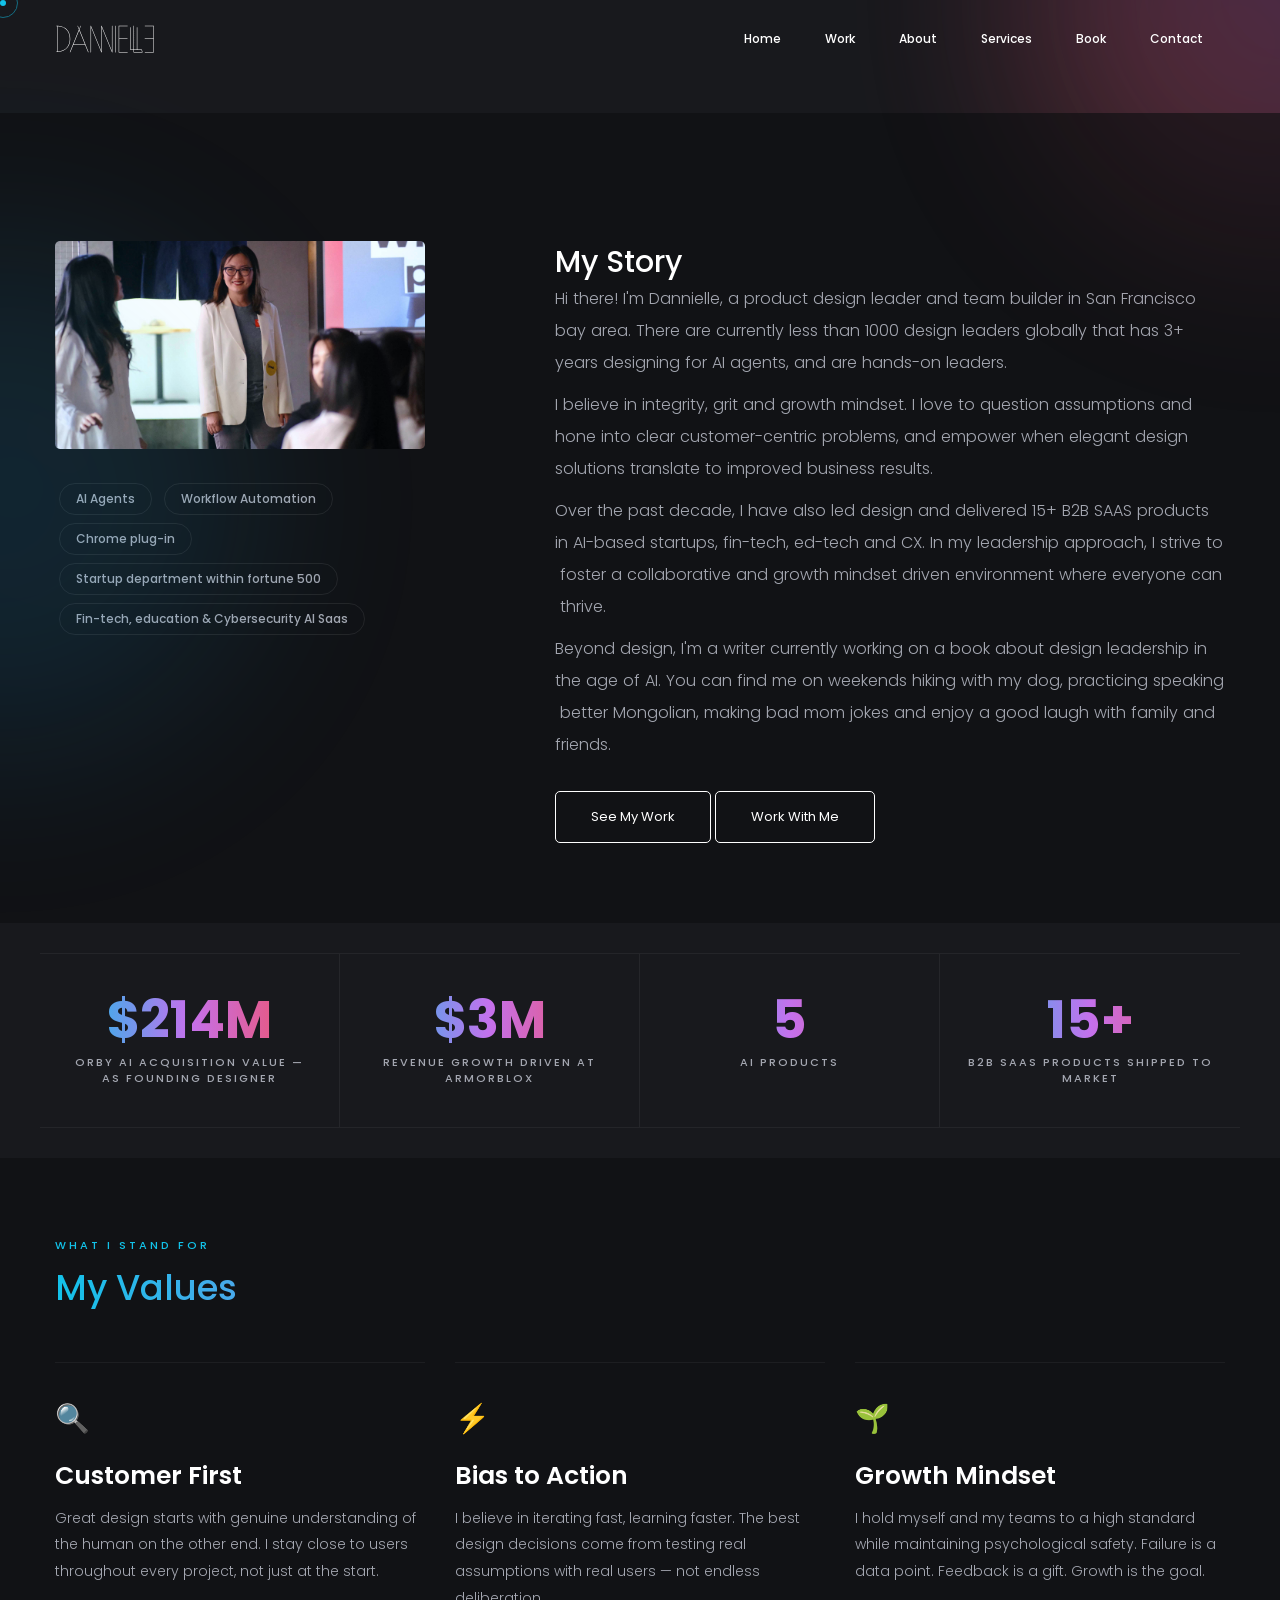
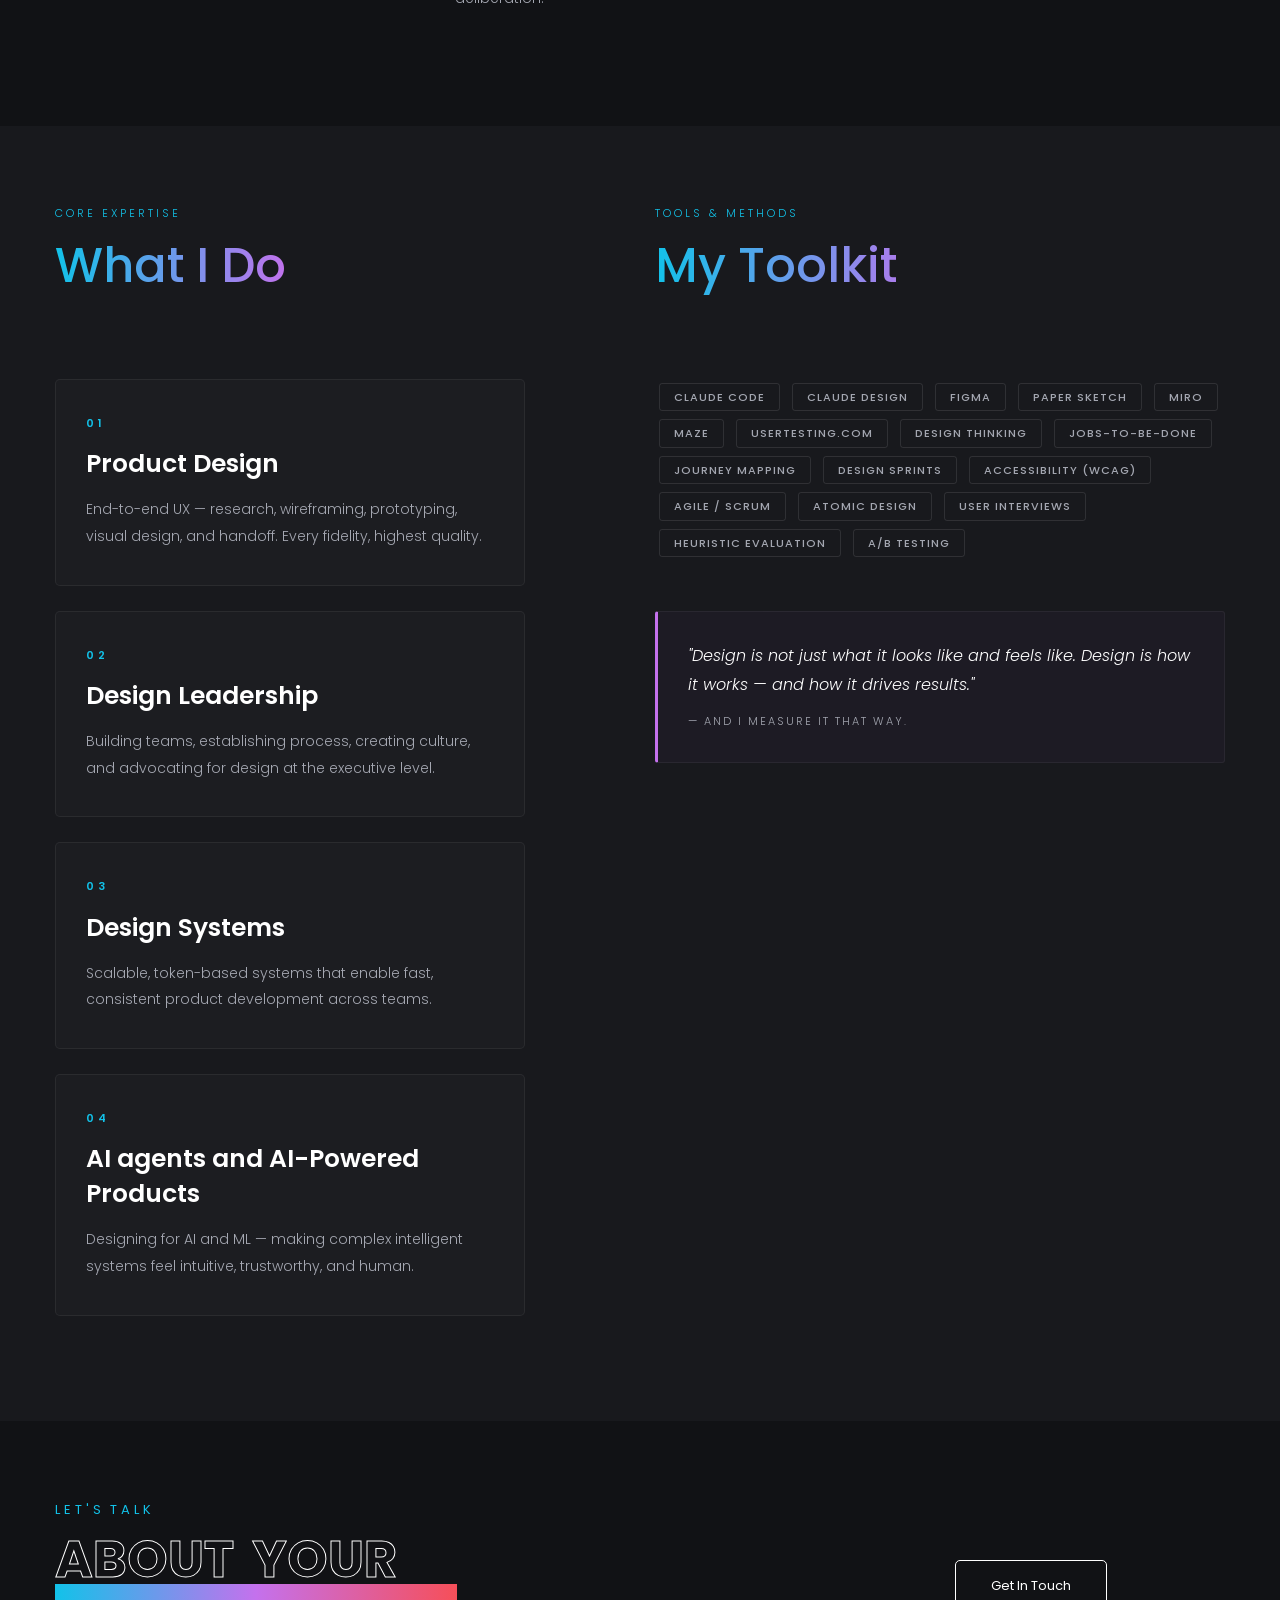
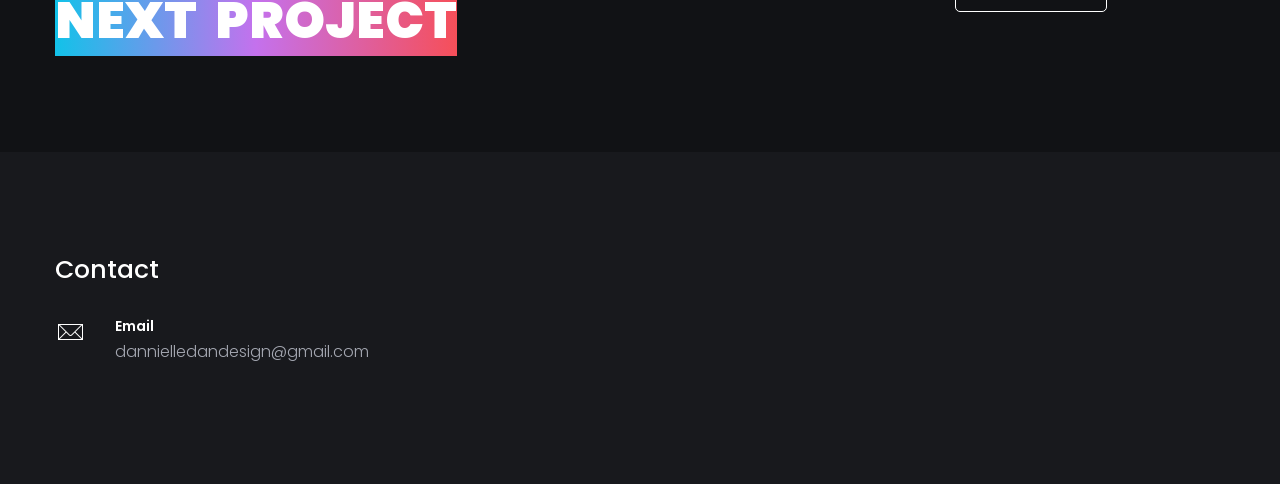
<file: about.html>
<!DOCTYPE html>
<html lang="en">
<head>
  <meta charset="utf-8">
  <meta name="viewport" content="width=device-width, initial-scale=1, maximum-scale=1" />
  <meta name="description" content="About Dannielle Dan — product design leader, team builder, and author." />
  <title>About — Dannielle Dan</title>
  <link rel="shortcut icon" href="img/favicon.ico" />
  <link href="https://fonts.googleapis.com/css?family=Poppins:100,200,300,400,500,600,700,800,900&display=swap" rel="stylesheet">
  <link href="https://fonts.googleapis.com/css2?family=Montserrat+Alternates:wght@100;200;300;400;500;600;700;800;900&display=swap" rel="stylesheet">
  <link rel="stylesheet" href="css/plugins.css" />
  <link rel="stylesheet" href="css/style.css" />
  <link rel="stylesheet" href="style.css" />
</head>
<body>

  <div class="loading">
    <span>L</span><span>o</span><span>a</span><span>d</span><span>i</span><span>n</span><span>g</span>
  </div>
  <div id="preloader"></div>
  <div class="progress-wrap cursor-pointer">
    <svg class="progress-circle svg-content" width="100%" height="100%" viewBox="-1 -1 102 102">
      <path d="M50,1 a49,49 0 0,1 0,98 a49,49 0 0,1 0,-98" />
    </svg>
  </div>
  <div class="mouse-cursor cursor-outer"></div>
  <div class="mouse-cursor cursor-inner"></div>

  <nav class="navbar navbar-expand-lg">
    <div class="container">
      <a class="logo" href="index.html"><img src="img/Logo_DannielleDan.svg" alt="Dannielle Dan"></a>
      <button class="navbar-toggler" type="button" data-toggle="collapse" data-target="#navbarMain">
        <span class="icon-bar"><i class="fas fa-bars"></i></span>
      </button>
      <div class="collapse navbar-collapse" id="navbarMain">
        <ul class="navbar-nav ml-auto">
          <li class="nav-item"><a class="nav-link" href="index.html">Home</a></li>
          <li class="nav-item"><a class="nav-link" href="portfolio.html">Work</a></li>
          <li class="nav-item"><a class="nav-link" href="about.html">About</a></li>
          <li class="nav-item"><a class="nav-link" href="services.html">Services</a></li>
          <li class="nav-item"><a class="nav-link" href="book.html">Book</a></li>
          <li class="nav-item"><a class="nav-link" href="mailto:dannielledandesign@gmail.com">Contact</a></li>
        </ul>
      </div>
    </div>
  </nav>

  <div class="circle-bg">
    <div class="circle-color fixed">
      <div class="gradient-circle"></div>
      <div class="gradient-circle two"></div>
    </div>
  </div>

  <!-- Page header -->
  <header class="pages-header circle-bg valign" style="min-height:0; padding: 120px 0 40px;">
    <div class="container">
      <div class="row justify-content-center">
        <div class="col-lg-10">

        </div>
      </div>
    </div>
    <div class="half sub-bg">
      <div class="circle-color">
        <div class="gradient-circle"></div>
        <div class="gradient-circle two"></div>
      </div>
    </div>
  </header>

  <div class="main-content">

    <!-- Bio -->
    <section class="intro-section section-padding">
      <div class="container">
        <div class="row">
          <div class="col-lg-4 col-md-5 md-mb50">
            <img src="img/slid/about.jpg" alt="Dannielle Dan" style="border-radius:5px; width:100%;">
            <div class="mt-30">
              <div class="brand-pill-v2 wow fadeIn" data-wow-delay=".2s">AI Agents</div>
              <div class="brand-pill-v2 wow fadeIn" data-wow-delay=".3s">Workflow Automation</div>
              <div class="brand-pill-v2 wow fadeIn" data-wow-delay=".4s">Chrome plug-in</div>
              <div class="brand-pill-v2 wow fadeIn" data-wow-delay=".5s">Startup department within fortune 500</div>
              <div class="brand-pill-v2 wow fadeIn" data-wow-delay=".8s">Fin-tech, education & Cybersecurity AI Saas</div>
            </div>
          </div>
          <div class="col-lg-7 offset-lg-1 col-md-7">
            <div class="htit sm-mb30">
              <h4>My Story</h4>
            </div>
            <div class="text">
              <p class="wow txt mb-10" data-splitting>Hi there! I'm Dannielle, a product design leader and team builder in San Francisco bay area. There are currently less than 1000 design leaders globally that has 3+ years designing for AI agents, and are hands-on leaders.</p>
              <p class="wow txt mb-10" data-splitting>I believe in integrity, grit and growth mindset. I love to question assumptions and hone into clear customer-centric problems, and empower when elegant design solutions translate to improved business results.</p>
              <p class="wow txt mb-10" data-splitting>Over the past decade, I have also led design and delivered 15+ B2B SAAS products in AI-based startups, fin-tech, ed-tech and CX. In my leadership approach, I strive to foster a collaborative and growth mindset driven environment where everyone can thrive.</p>
              <p class="wow txt mb-10" data-splitting>Beyond design, I'm a writer currently working on a book about design leadership in the age of AI. You can find me on weekends hiking with my dog, practicing speaking better Mongolian, making bad mom jokes and enjoy a good laugh with family and friends.</p>
              <div class="mt-30 wow fadeInUp" data-wow-delay=".4s">
                <a href="portfolio.html" class="butn bord curve mr-15"><span>See My Work</span></a>
                <a href="services.html" class="butn bord curve"><span>Work With Me</span></a>
              </div>
            </div>
          </div>
        </div>
      </div>
    </section>

    <!-- Stats -->
    <section class="sub-bg section-padding2">
      <div class="container">
        <div class="row" style="border-top:1px solid rgba(255,255,255,0.05); border-bottom:1px solid rgba(255,255,255,0.05);">
          <div class="col-md-3 stat-item" style="padding-left:24px; padding-right:24px;">
            <div class="stat-num">$214M</div>
            <div class="stat-label">Orby AI acquisition value — as founding designer</div>
          </div>
          <div class="col-md-3 stat-item" style="padding-left:24px; padding-right:24px;">
            <div class="stat-num">$3M</div>
            <div class="stat-label">Revenue growth driven at Armorblox</div>
          </div>
                    <div class="col-md-3 stat-item" style="padding-left:24px; padding-right:24px;">
            <div class="stat-num">5</div>
            <div class="stat-label">AI products</div>
          </div>
          <div class="col-md-3 stat-item" style="padding-left:24px; padding-right:24px;">
            <div class="stat-num">15+</div>
            <div class="stat-label">B2B SaaS products shipped to market</div>
          </div>

        </div>
      </div>
    </section>

    <!-- Values -->
    <section class="section-padding">
      <div class="container">
        <div class="row mb-50">
          <div class="col-12">
            <h6 class="wow fadeIn" style="color:#12c2e9; letter-spacing:3px; text-transform:uppercase; font-size:11px;">What I Stand For</h6>
            <h3 class="color-font wow mt-10">My Values</h3>
          </div>
        </div>
        <div class="row">
          <div class="col-lg-4 col-md-6 wow fadeInUp" data-wow-delay=".2s">
            <div class="value-card">
              <div class="icon">🔍</div>
              <h5>Customer First</h5>
              <p>Great design starts with genuine understanding of the human on the other end. I stay close to users throughout every project, not just at the start.</p>
            </div>
          </div>
          <div class="col-lg-4 col-md-6 wow fadeInUp" data-wow-delay=".4s">
            <div class="value-card">
              <div class="icon">⚡</div>
              <h5>Bias to Action</h5>
              <p>I believe in iterating fast, learning faster. The best design decisions come from testing real assumptions with real users — not endless deliberation.</p>
            </div>
          </div>
          <div class="col-lg-4 col-md-6 wow fadeInUp" data-wow-delay=".6s">
            <div class="value-card">
              <div class="icon">🌱</div>
              <h5>Growth Mindset</h5>
              <p>I hold myself and my teams to a high standard while maintaining psychological safety. Failure is a data point. Feedback is a gift. Growth is the goal.</p>
            </div>
          </div>
        </div>
      </div>
    </section>

    <!-- Skills -->
    <section class="section-padding sub-bg">
      <div class="container">
        <div class="row">
          <div class="col-lg-5 md-mb50">
            <div class="sec-head">
              <h6 class="wow fadeIn" style="color:#12c2e9; letter-spacing:3px; text-transform:uppercase; font-size:11px;">Core Expertise</h6>
              <h3 class="color-font wow mt-10">What I Do</h3>
            </div>
            <div class="service-card-v2 wow fadeInUp" data-wow-delay=".2s">
              <div class="num">01</div>
              <h5>Product Design</h5>
              <p>End-to-end UX — research, wireframing, prototyping, visual design, and handoff. Every fidelity, highest quality.</p>
            </div>
            <div class="service-card-v2 wow fadeInUp" data-wow-delay=".35s">
              <div class="num">02</div>
              <h5>Design Leadership</h5>
              <p>Building teams, establishing process, creating culture, and advocating for design at the executive level.</p>
            </div>
            <div class="service-card-v2 wow fadeInUp" data-wow-delay=".5s">
              <div class="num">03</div>
              <h5>Design Systems</h5>
              <p>Scalable, token-based systems that enable fast, consistent product development across teams.</p>
            </div>
            <div class="service-card-v2 wow fadeInUp" data-wow-delay=".65s">
              <div class="num">04</div>
              <h5>AI agents and AI-Powered Products</h5>
              <p>Designing for AI and ML — making complex intelligent systems feel intuitive, trustworthy, and human.</p>
            </div>
          </div>
          <div class="col-lg-6 offset-lg-1">
            <div class="sec-head">
              <h6 class="wow fadeIn" style="color:#12c2e9; letter-spacing:3px; text-transform:uppercase; font-size:11px;">Tools &amp; Methods</h6>
              <h3 class="color-font wow mt-10">My Toolkit</h3>
            </div>
            <div class="mt-30 wow fadeIn" data-wow-delay=".3s">
              <span class="skill-tag">Claude Code</span>
              <span class="skill-tag">Claude Design</span>
              <span class="skill-tag">Figma</span>
              <span class="skill-tag">Paper Sketch</span>
              <span class="skill-tag">Miro</span>
              <span class="skill-tag">Maze</span>
              <span class="skill-tag">Usertesting.com</span>
              <span class="skill-tag">Design Thinking</span>
              <span class="skill-tag">Jobs-to-be-Done</span>
              <span class="skill-tag">Journey Mapping</span>
              <span class="skill-tag">Design Sprints</span>
              <span class="skill-tag">Accessibility (WCAG)</span>
              <span class="skill-tag">Agile / Scrum</span>
              <span class="skill-tag">Atomic Design</span>
              <span class="skill-tag">User Interviews</span>
              <span class="skill-tag">Heuristic Evaluation</span>
              <span class="skill-tag">A/B Testing</span>
            </div>
            <div class="mt-50 wow fadeIn" data-wow-delay=".5s" style="padding:30px; border:1px solid rgba(255,255,255,0.06); border-left:3px solid #c471ed; border-radius:3px; background:rgba(196,113,237,0.03);">
              <p style="font-size:16px; font-style:italic; line-height:1.8; color:#fff; margin-bottom:10px;">"Design is not just what it looks like and feels like. Design is how it works — and how it drives results."</p>
              <p style="font-size:11px; letter-spacing:2px; text-transform:uppercase; color:#a4a7b1;">— And I measure it that way.</p>
            </div>
          </div>
        </div>
      </div>
    </section>

    <!-- CTA -->
    <section class="call-action section-padding bg-img" data-background="img/patrn.svg">
      <div class="container">
        <div class="row">
          <div class="col-md-8 col-lg-9">
            <div class="content sm-mb30">
              <h6 class="wow" data-splitting>Let's Talk</h6>
              <h2 class="wow" data-splitting>about your <br><b class="back-color">next project</b></h2>
            </div>
          </div>
          <div class="col-md-4 col-lg-3 valign">
            <a href="mailto:dannielledandesign@gmail.com" class="butn bord curve wow fadeInUp" data-wow-delay=".5s"><span>Get In Touch</span></a>
          </div>
        </div>
      </div>
    </section>

    <footer class="sub-bg">
      <div class="container">
        <div class="row">
          <div class="col-lg-4">
            <div class="item md-mb50">
              <div class="title"><h5>Contact</h5></div>
              <ul>
                <li>
                  <span class="icon pe-7s-mail"></span>
                  <div class="cont"><h6>Email</h6><p>dannielledandesign@gmail.com</p></div>
                </li>
              </ul>
            </div>
          </div>
        </div>
      </div>
    </footer>

  </div>

  <script src="js/jquery-3.0.0.min.js"></script>
  <script src="js/jquery-migrate-3.0.0.min.js"></script>
  <script src="js/plugins.js"></script>
  <script src="js/scripts.js"></script>
</body>
</html>
</file>
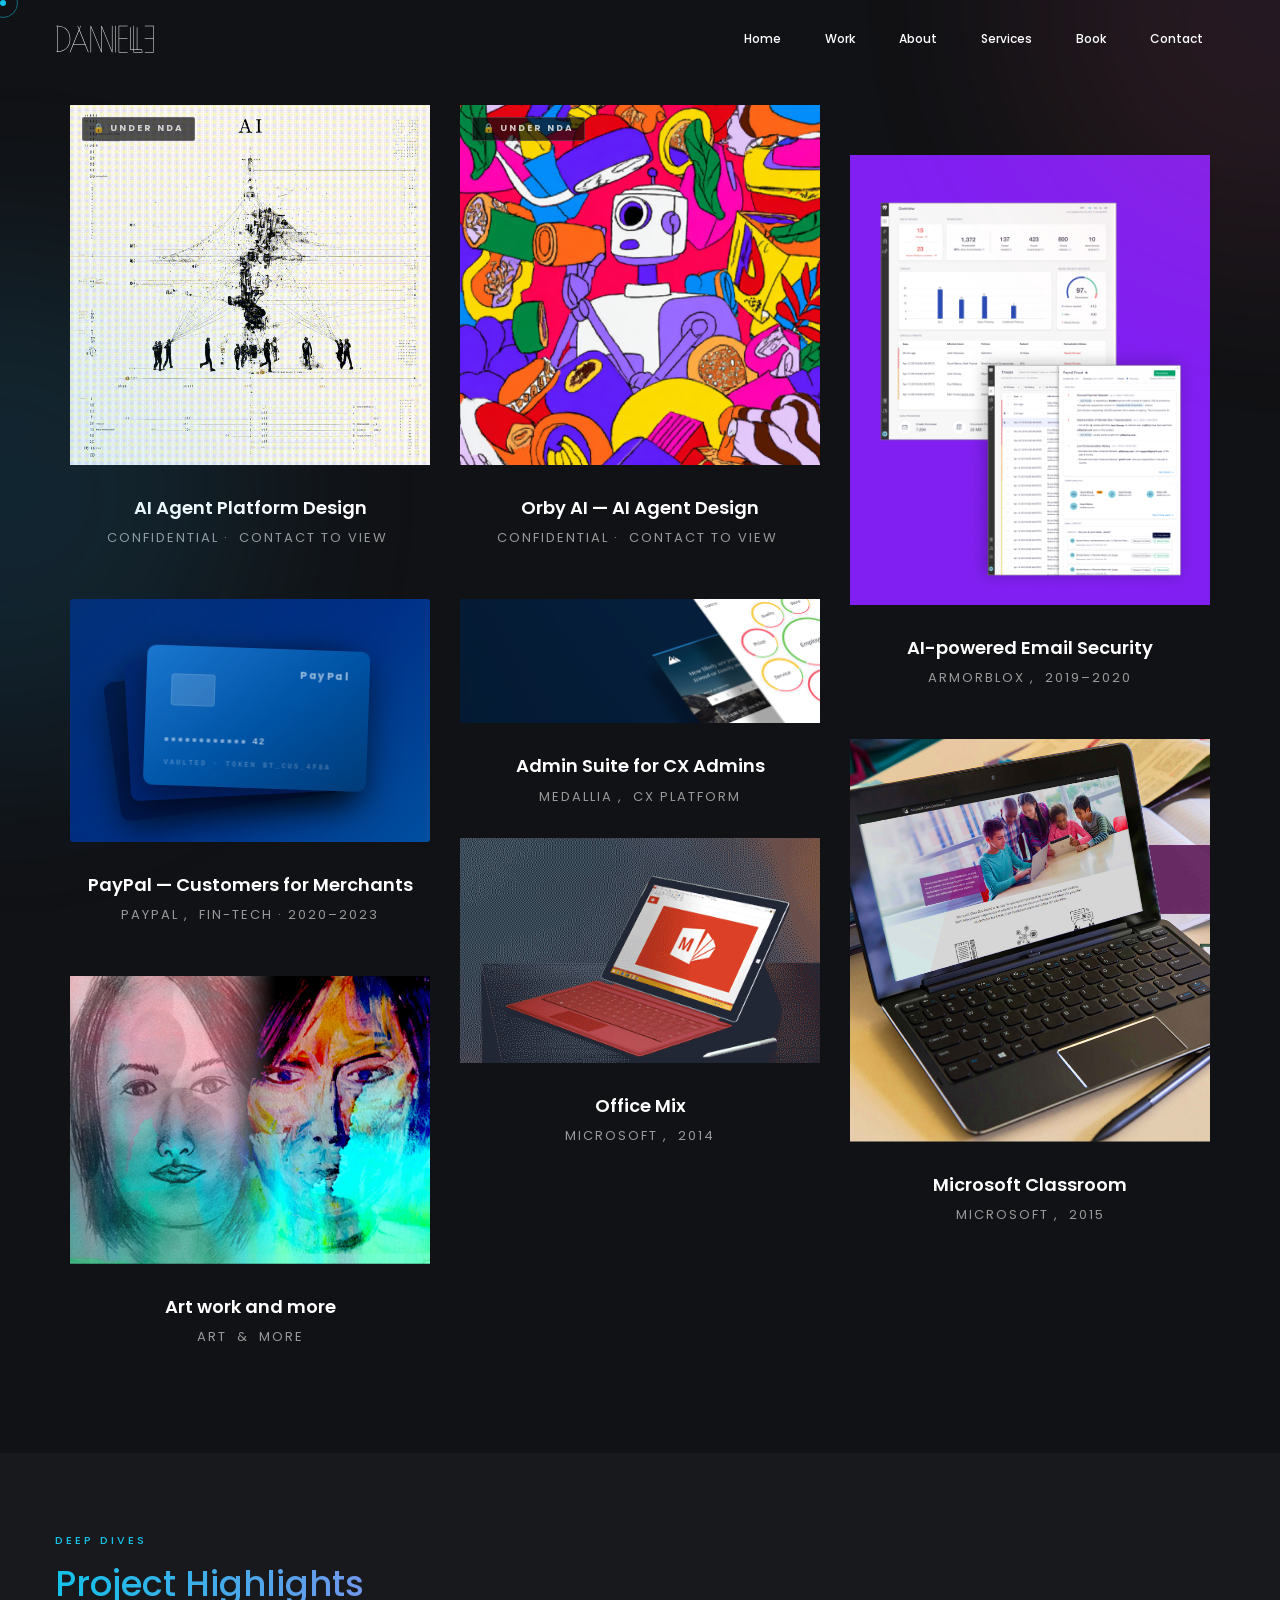
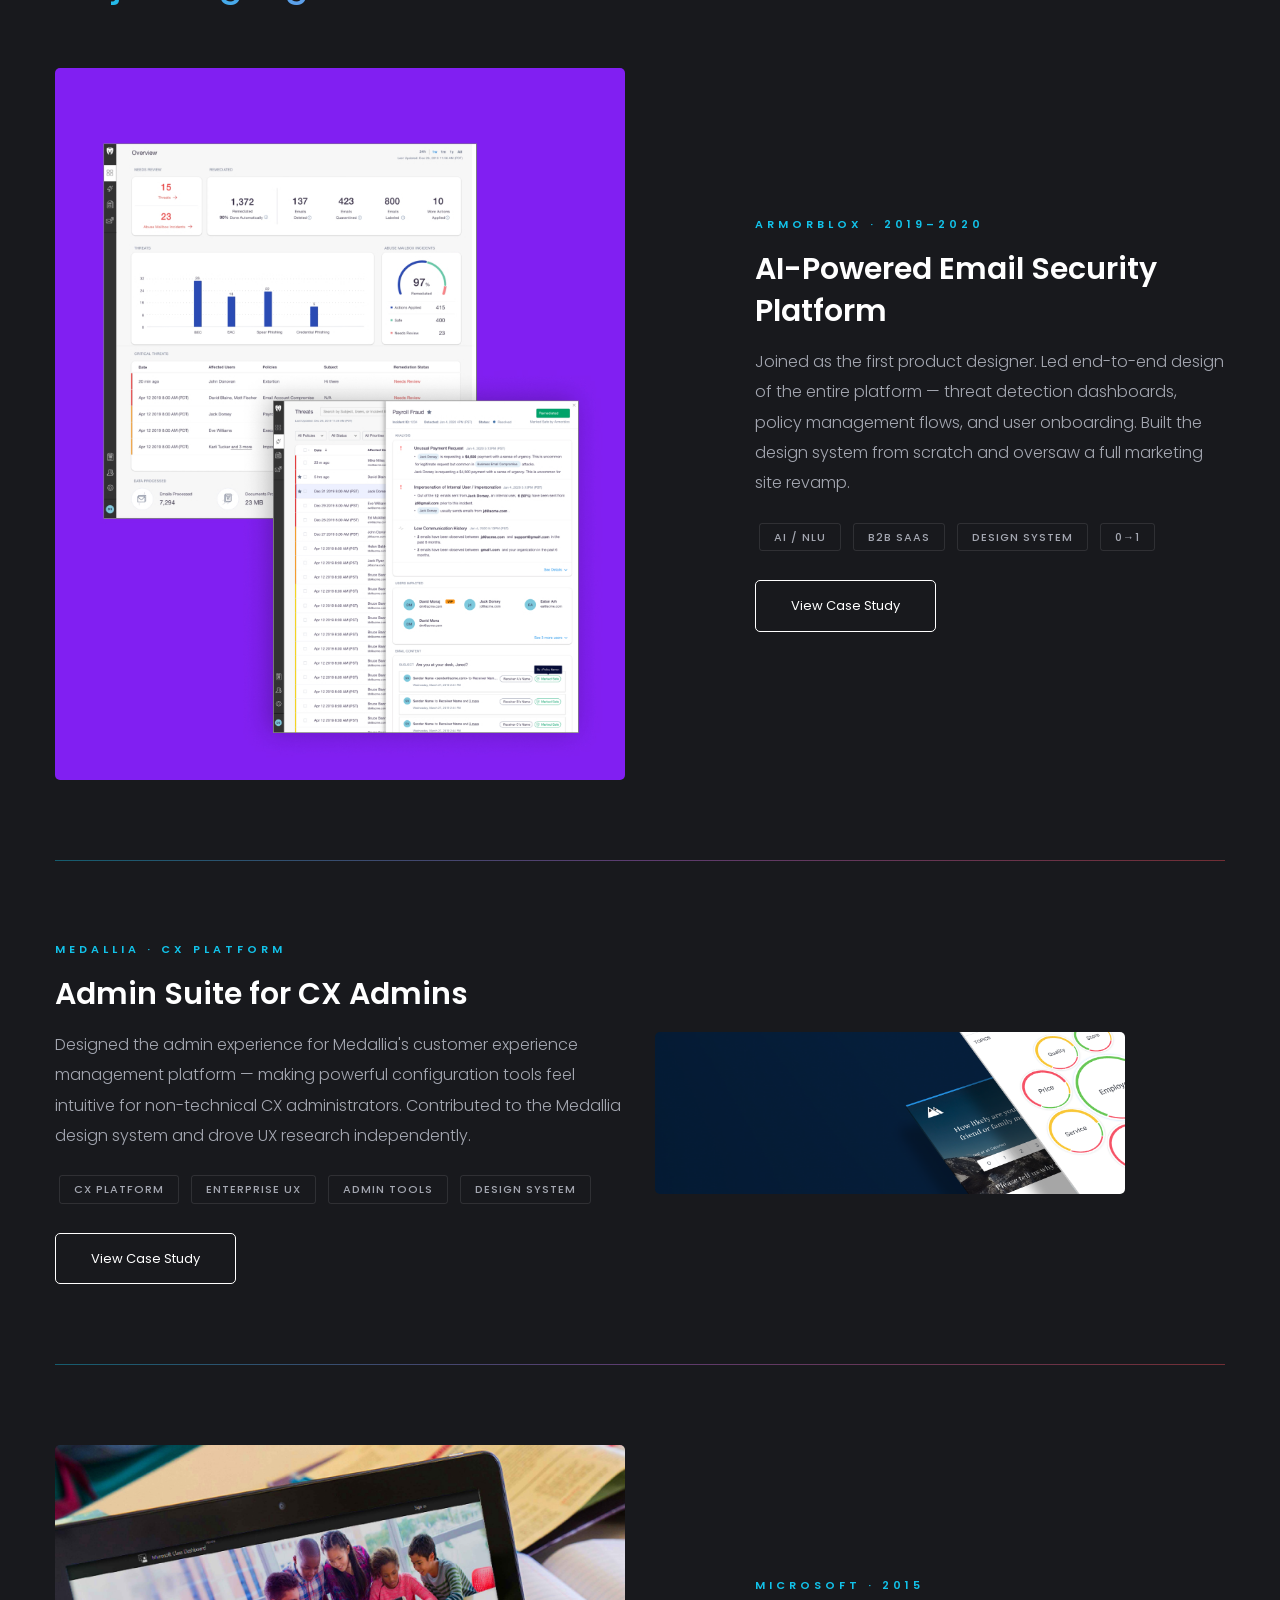
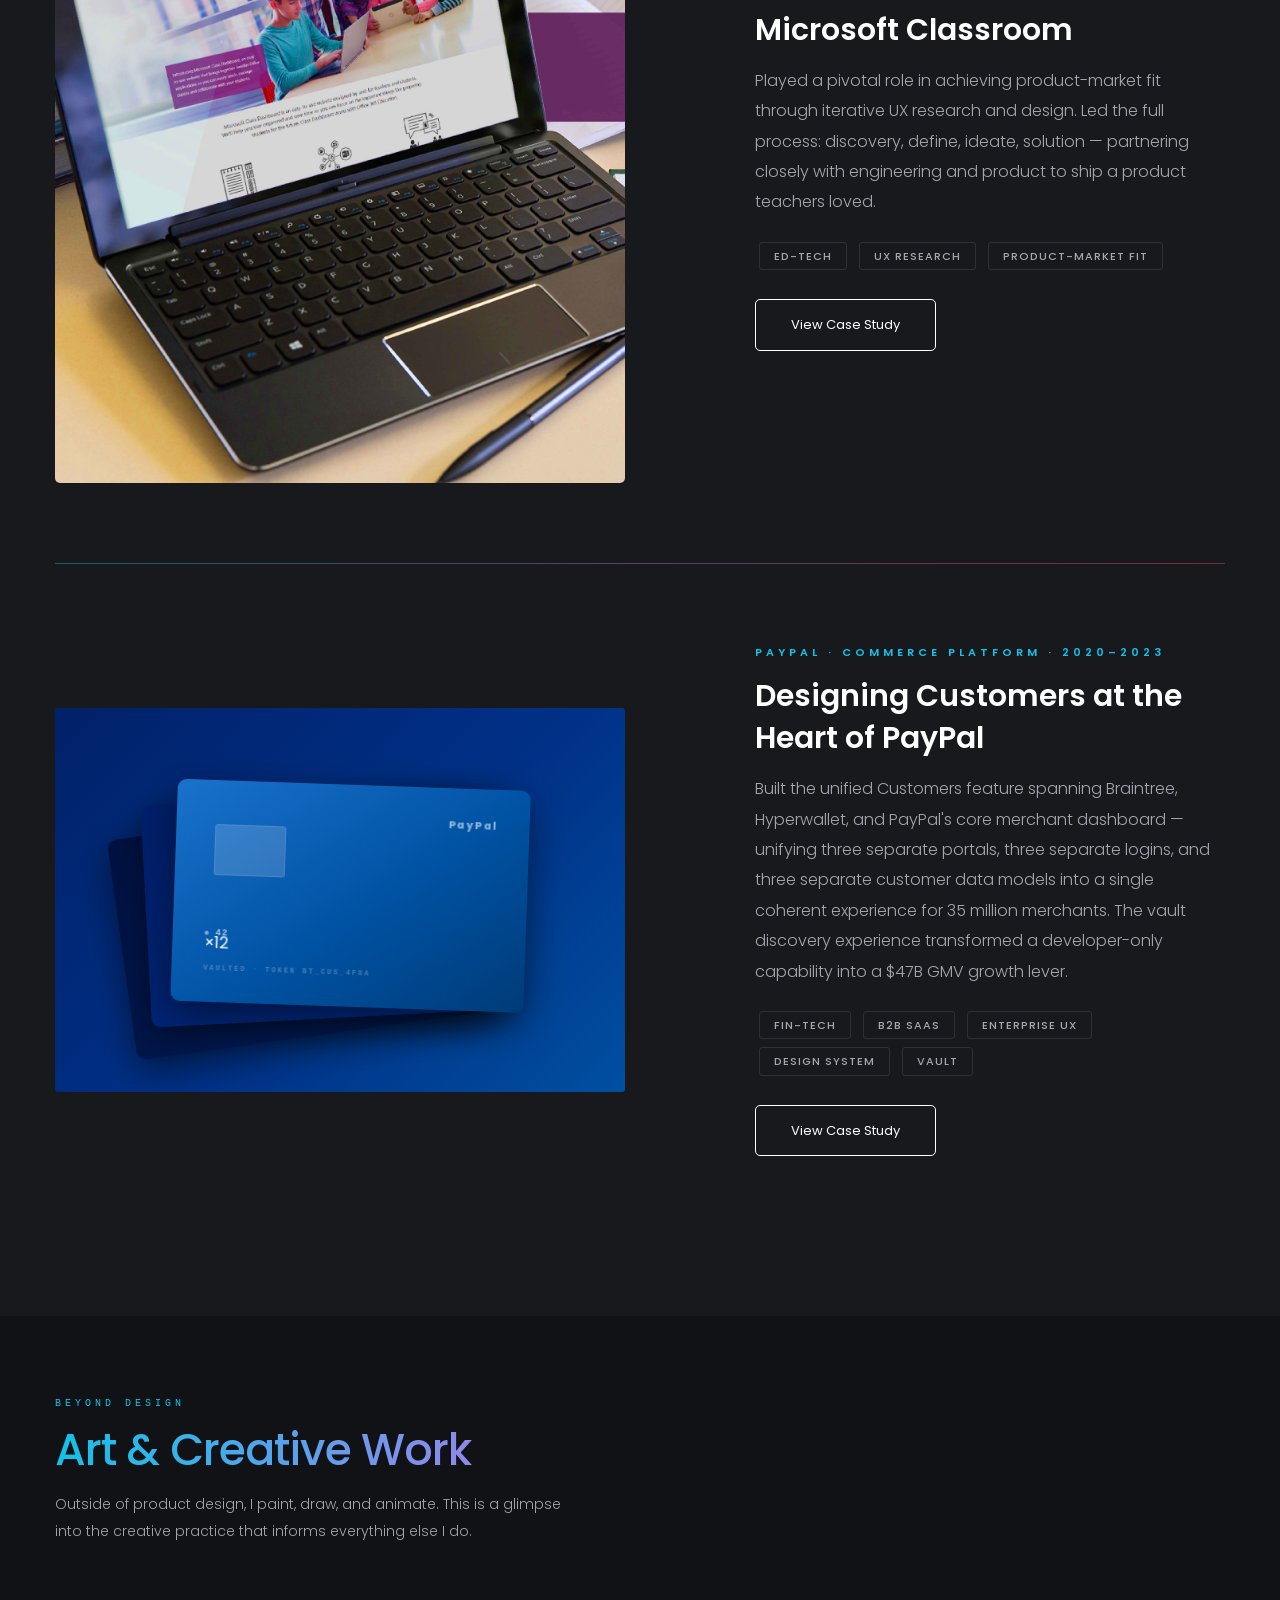
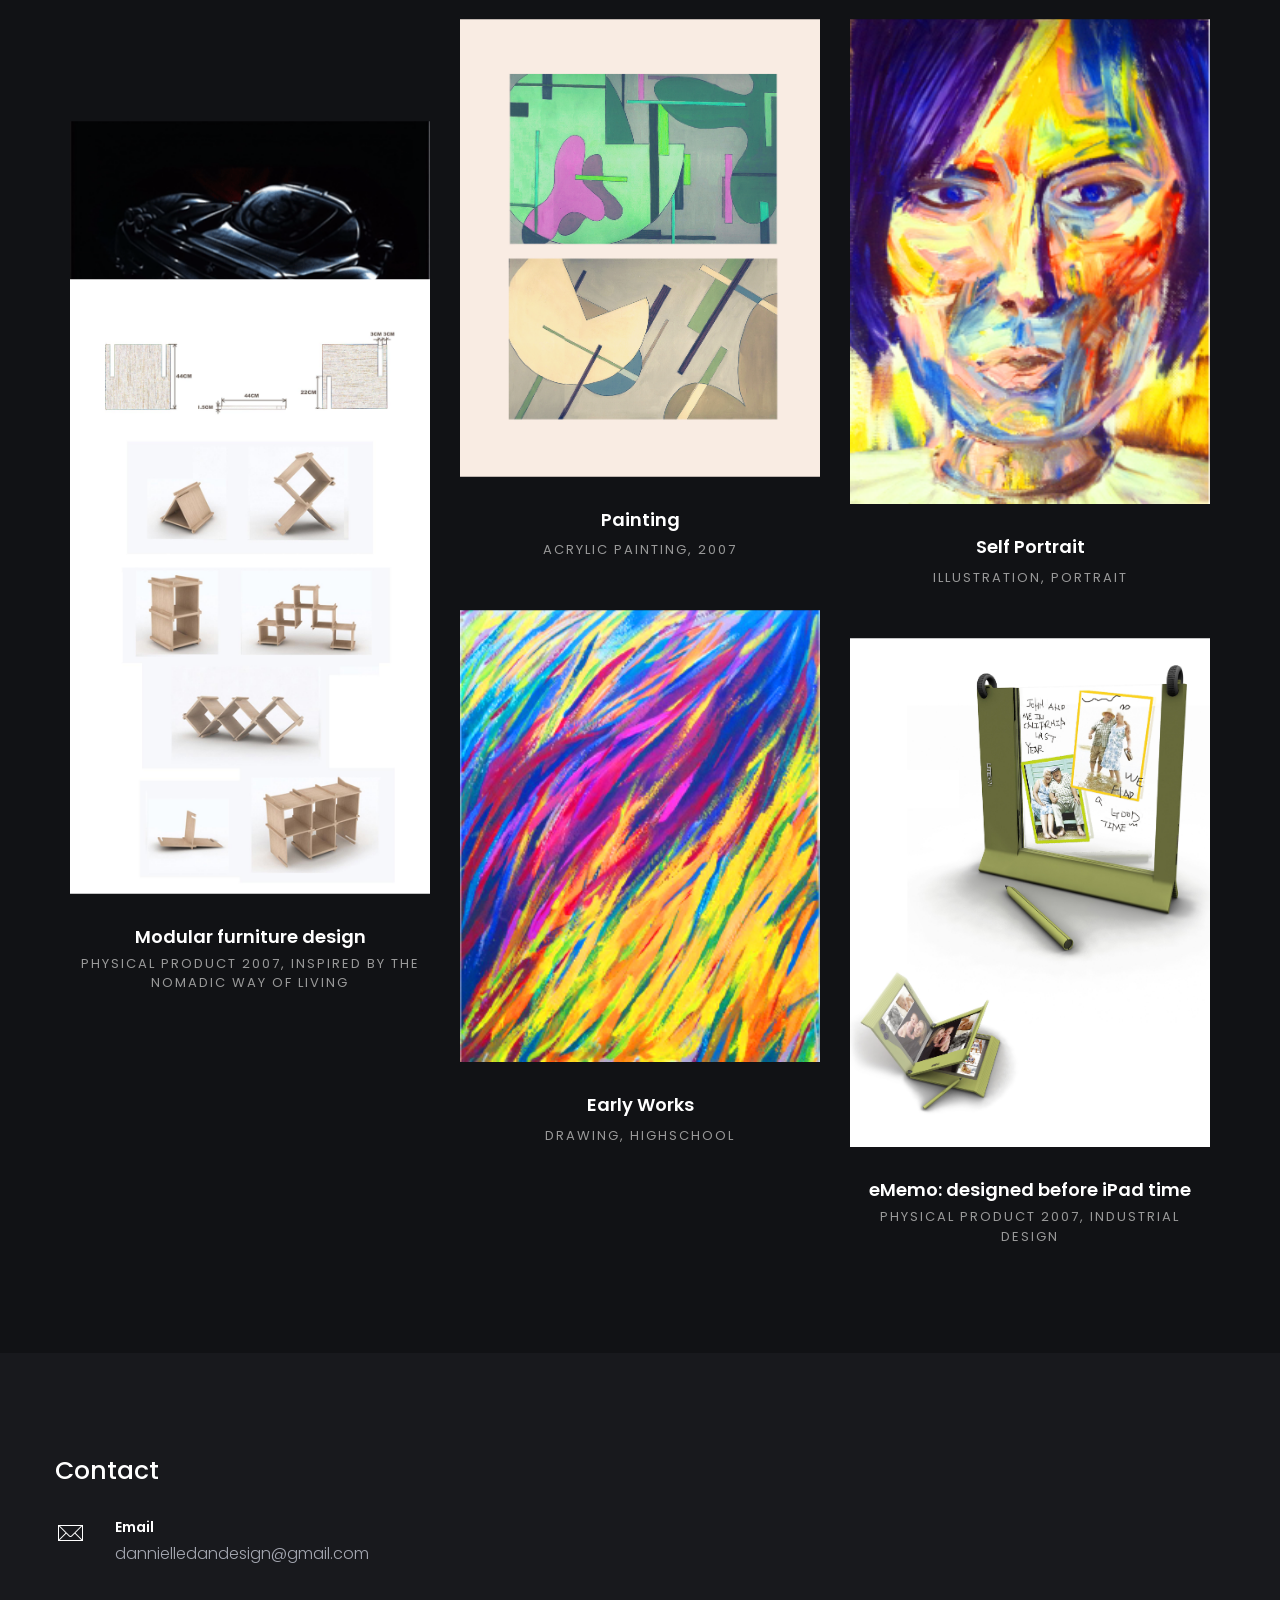
<file: portfolio.html>
<!DOCTYPE html>
<html lang="en">
<head>
  <meta charset="utf-8">
  <meta name="viewport" content="width=device-width, initial-scale=1, maximum-scale=1" />
  <meta name="description" content="UX case studies by Dannielle Dan — AI, CX, and ed-tech B2B products." />
  <title>Work — Dannielle Dan</title>
  <link rel="shortcut icon" href="img/favicon.ico" />
  <link href="https://fonts.googleapis.com/css?family=Poppins:100,200,300,400,500,600,700,800,900&display=swap" rel="stylesheet">
  <link href="https://fonts.googleapis.com/css2?family=Montserrat+Alternates:wght@100;200;300;400;500;600;700;800;900&display=swap" rel="stylesheet">
  <link rel="stylesheet" href="css/plugins.css" />
  <link rel="stylesheet" href="css/style.css" />
  <link rel="stylesheet" href="style.css" />
  <style>
    /* Protected / NDA tiles */
    .item-img.protected-work { position: relative; overflow: hidden; }
    .item-img.protected-work .img-hover {
      position: absolute;
      inset: 0;
      width: 100%;
      height: 100%;
      object-fit: cover;
      opacity: 0;
      transition: opacity 0.35s;
    }
    .item-img.protected-work:hover .img-hover { opacity: 1; }
    .item-img.protected-work .protected-overlay {
      position: absolute;
      inset: 0;
      background: rgba(10,10,14,0.72);
      display: flex;
      flex-direction: column;
      align-items: center;
      justify-content: center;
      gap: 10px;
      opacity: 0;
      transition: opacity 0.35s;
      border-radius: 3px;
      text-align: center;
      padding: 20px;
    }
    .item-img.protected-work:hover .protected-overlay { opacity: 1; }
    .protected-overlay .lock-icon {
      font-size: 22px;
      line-height: 1;
    }
    .protected-overlay .overlay-label {
      font-size: 11px;
      font-weight: 600;
      letter-spacing: 2px;
      text-transform: uppercase;
      color: rgba(255,255,255,0.9);
    }
    .protected-overlay .overlay-sub {
      font-size: 11px;
      color: rgba(255,255,255,0.5);
      line-height: 1.6;
      max-width: 200px;
    }
    .protected-overlay .overlay-cta {
      margin-top: 6px;
      font-size: 10px;
      font-weight: 700;
      letter-spacing: 2px;
      text-transform: uppercase;
      color: #12c2e9;
      text-decoration: none;
      border: 1px solid rgba(18,194,233,0.4);
      padding: 6px 14px;
      border-radius: 2px;
      transition: background 0.2s;
    }
    .protected-overlay .overlay-cta:hover { background: rgba(18,194,233,0.12); }
    /* Always-visible NDA badge on the image */
    .nda-badge {
      position: absolute;
      top: 12px;
      left: 12px;
      font-size: 9px;
      font-weight: 700;
      letter-spacing: 2px;
      text-transform: uppercase;
      color: rgba(255,255,255,0.75);
      background: rgba(10,10,14,0.7);
      border: 1px solid rgba(255,255,255,0.15);
      padding: 4px 10px;
      border-radius: 2px;
      pointer-events: none;
    }

    .artwork-item {
      overflow: hidden;
      border-radius: 5px;
      background: #0d0d0f;
    }
    .artwork-item img {
      transition: transform 0.5s ease, opacity 0.4s ease;
      opacity: 0.88;
    }
    .artwork-item:hover img {
      transform: scale(1.03);
      opacity: 1;
    }
    #artwork-section .item-img { cursor: default; }
    #artwork-section .item-img img { pointer-events: none; }

    /* ── PayPal animated card stack tile ── */
    .pp-cards-link { display: block; width: 100%; }
    .pp-cards-container {
      width: 100%;
      aspect-ratio: 800 / 540;
      background: linear-gradient(135deg, #012169 0%, #003087 55%, #004FA0 100%);
      position: relative;
      overflow: hidden;
      border-radius: 3px;
    }
    /* Stack wrapper, centered in tile */
    .pp-card-stack {
      position: absolute;
      top: 50%;
      left: 50%;
      transform: translate(-50%, -50%);
      width: 62%;
      padding-top: 39%; /* 62% ÷ 1.586 credit-card ratio */
    }
    .pp-card-item {
      position: absolute;
      inset: 0;
      border-radius: 9px;
      will-change: transform;
      transition: transform 0.5s cubic-bezier(0.34, 1.3, 0.64, 1),
                  box-shadow 0.5s ease;
    }
    /* Resting stacked positions */
    .pp-card-back {
      background: linear-gradient(140deg, #001040 0%, #001B58 100%);
      box-shadow: 0 10px 34px rgba(0,0,0,0.55);
      transform: rotate(-8deg) translate(-13%, 9%);
      z-index: 1;
    }
    .pp-card-mid {
      background: linear-gradient(140deg, #001E6A 0%, #002A84 100%);
      box-shadow: 0 8px 28px rgba(0,0,0,0.45);
      transform: rotate(-3deg) translate(-5%, 3%);
      z-index: 2;
    }
    .pp-card-front {
      background: linear-gradient(145deg, #1A72CC 0%, #0052A3 55%, #003B78 100%);
      box-shadow: 0 12px 38px rgba(0,0,0,0.5);
      transform: rotate(2deg) translate(3%, -2%);
      z-index: 3;
    }
    /* Hover: fan the cards apart */
    .pp-cards-container:hover .pp-card-back {
      transform: rotate(-22deg) translate(-42%, 2%);
      box-shadow: 0 16px 48px rgba(0,0,0,0.6);
    }
    .pp-cards-container:hover .pp-card-mid {
      transform: rotate(-6deg) translate(-12%, -1%);
      box-shadow: 0 14px 42px rgba(0,0,0,0.5);
    }
    .pp-cards-container:hover .pp-card-front {
      transform: rotate(14deg) translate(22%, -5%);
      box-shadow: 0 18px 52px rgba(0,0,0,0.55);
    }
    /* Front card decoration */
    .ppc-chip {
      position: absolute;
      top: 20%;
      left: 11%;
      width: 20%;
      aspect-ratio: 1.4 / 1;
      background: rgba(255,255,255,0.16);
      border: 1px solid rgba(255,255,255,0.1);
      border-radius: 3px;
    }
    .ppc-brand {
      position: absolute;
      top: 13%;
      right: 9%;
      font-family: 'Poppins', sans-serif;
      font-size: clamp(7px, 1vw, 10px);
      font-weight: 800;
      letter-spacing: 1.5px;
      color: rgba(255,255,255,0.55);
    }
    .ppc-number {
      position: absolute;
      bottom: 28%;
      left: 9%;
      display: flex;
      align-items: center;
      gap: 3px;
    }
    .ppc-number span {
      display: inline-block;
      width: 4px;
      height: 4px;
      border-radius: 50%;
      background: rgba(255,255,255,0.5);
    }
    .ppc-number em {
      font-style: normal;
      font-size: clamp(7px, 1vw, 9px);
      font-weight: 700;
      color: rgba(255,255,255,0.65);
      font-family: 'Courier New', monospace;
      letter-spacing: 1px;
      margin-left: 4px;
    }
    .ppc-label {
      position: absolute;
      bottom: 13%;
      left: 9%;
      font-size: clamp(5px, 0.7vw, 7px);
      font-weight: 700;
      letter-spacing: 2px;
      text-transform: uppercase;
      color: rgba(255,255,255,0.28);
      font-family: 'Courier New', monospace;
    }
    /* Stats row at bottom of tile */
    .ppc-stats {
      position: absolute;
      bottom: 12px;
      left: 14px;
      right: 14px;
      display: flex;
      gap: 8px;
    }
    .ppc-pill {
      background: rgba(255,255,255,0.05);
      border: 1px solid rgba(255,255,255,0.1);
      border-radius: 20px;
      padding: 3px 10px;
      display: inline-flex;
      flex-direction: column;
      align-items: center;
      line-height: 1.3;
      font-family: 'Poppins', sans-serif;
    }
    .ppc-pill b {
      font-size: clamp(7px, 0.9vw, 9px);
      font-weight: 800;
      color: #12c2e9;
    }
    .ppc-pill {
      font-size: clamp(5px, 0.7vw, 7px);
      color: rgba(255,255,255,0.28);
      letter-spacing: 0.5px;
    }
  </style>
</head>
<body>

  <div class="loading">
    <span>L</span><span>o</span><span>a</span><span>d</span><span>i</span><span>n</span><span>g</span>
  </div>
  <div id="preloader"></div>
  <div class="progress-wrap cursor-pointer">
    <svg class="progress-circle svg-content" width="100%" height="100%" viewBox="-1 -1 102 102">
      <path d="M50,1 a49,49 0 0,1 0,98 a49,49 0 0,1 0,-98" />
    </svg>
  </div>
  <div class="mouse-cursor cursor-outer"></div>
  <div class="mouse-cursor cursor-inner"></div>

  <nav class="navbar navbar-expand-lg">
    <div class="container">
      <a class="logo" href="index.html"><img src="img/Logo_DannielleDan.svg" alt="Dannielle Dan"></a>
      <button class="navbar-toggler" type="button" data-toggle="collapse" data-target="#navbarMain">
        <span class="icon-bar"><i class="fas fa-bars"></i></span>
      </button>
      <div class="collapse navbar-collapse" id="navbarMain">
        <ul class="navbar-nav ml-auto">
          <li class="nav-item"><a class="nav-link" href="index.html">Home</a></li>
          <li class="nav-item"><a class="nav-link" href="portfolio.html">Work</a></li>
          <li class="nav-item"><a class="nav-link" href="about.html">About</a></li>
          <li class="nav-item"><a class="nav-link" href="services.html">Services</a></li>
          <li class="nav-item"><a class="nav-link" href="book.html">Book</a></li>
          <li class="nav-item"><a class="nav-link" href="mailto:dannielledandesign@gmail.com">Contact</a></li>
        </ul>
      </div>
    </div>
  </nav>

  <div class="circle-bg">
    <div class="circle-color fixed">
      <div class="gradient-circle"></div>
      <div class="gradient-circle two"></div>
    </div>
  </div>


  <div class="main-content">

    <!-- Works grid -->
    <section class="portfolio three-column section-padding">
      <div class="container">
        <div class="gallery full-width">

          <div class="col-lg-4 col-md-6 items">
            <div class="item-img protected-work wow fadeInUp" data-wow-delay=".1s">
              <picture>
                <source media="(max-width: 767px)" srcset="img/agent1.png">
                <img src="img/agent1.gif" alt="Confidential AI Agent Project">
              </picture>
              <span class="nda-badge">🔒 Under NDA</span>
              <div class="protected-overlay">
                <span class="lock-icon">🔒</span>
                <span class="overlay-label">Protected Work</span>
                <span class="overlay-sub">Full case study available to qualified companies upon request.</span>
                <a class="overlay-cta" href="mailto:dannielledandesign@gmail.com?subject=NDA%20Work%20Request%20—%20AI%20Agent%20Project">Request Access</a>
              </div>
            </div>
            <div class="cont">
              <h6>AI Agent Platform Design</h6>
              <span>Confidential · <a href="mailto:dannielledandesign@gmail.com?subject=NDA%20Work%20Request%20—%20AI%20Agent%20Project">Contact to view</a></span>
            </div>
          </div>

          <div class="col-lg-4 col-md-6 items">
            <div class="item-img protected-work wow fadeInUp" data-wow-delay=".2s">
              <img src="img/agent2.png" alt="Orby AI — AI Agent Design">
              <img class="img-hover" data-src="img/agent2.gif" alt="Orby AI animated">
              <span class="nda-badge">🔒 Under NDA</span>
              <div class="protected-overlay">
                <span class="lock-icon">🔒</span>
                <span class="overlay-label">Protected Work</span>
                <span class="overlay-sub">Full case study available to qualified companies upon request.</span>
                <a class="overlay-cta" href="mailto:dannielledandesign@gmail.com?subject=NDA%20Work%20Request%20—%20Orby%20AI">Request Access</a>
              </div>
            </div>
            <div class="cont">
              <h6>Orby AI — AI Agent Design</h6>
              <span>Confidential · <a href="mailto:dannielledandesign@gmail.com?subject=NDA%20Work%20Request%20—%20Orby%20AI">Contact to view</a></span>
            </div>
          </div>

          <div class="col-lg-4 col-md-6 items graphic">
            <div class="item-img wow fadeInUp" data-wow-delay=".3s">
              <a href="project-details-Armorblox.html">
                <img src="img/armorblox/01—Cover.jpg" alt="Armorblox" style="margin-top:50px;">
              </a>
            </div>
            <div class="cont">
              <h6>AI-powered Email Security</h6>
              <span><a href="#0">Armorblox</a>, <a href="#0">2019–2020</a></span>
            </div>
          </div>

          <div class="col-lg-4 col-md-6 items">
            <div class="item-img wow fadeInUp" data-wow-delay=".4s">
              <a href="project-details-PayPal.html" class="pp-cards-link">
                <div class="pp-cards-container">
                  <!-- Card stack -->
                  <div class="pp-card-stack">
                    <div class="pp-card-item pp-card-back"></div>
                    <div class="pp-card-item pp-card-mid"></div>
                    <div class="pp-card-item pp-card-front">
                      <div class="ppc-chip"></div>
                      <div class="ppc-brand">PayPal</div>
                      <div class="ppc-number">
                        <span></span><span></span><span></span><span></span>
                        <span></span><span></span><span></span><span></span>
                        <span></span><span></span><span></span><span></span>
                        <em>42</em>
                      </div>
                      <div class="ppc-label">VAULTED · TOKEN BT_CUS_4f8a</div>
                    </div>
                  </div>
                </div>
              </a>
            </div>
            <div class="cont">
              <h6>PayPal — Customers for Merchants</h6>
              <span><a href="#0">PayPal</a>, <a href="#0">Fin-tech · 2020–2023</a></span>
            </div>
          </div>

          <div class="col-lg-4 col-md-6 items web">
            <div class="item-img wow fadeInUp" data-wow-delay=".5s">
              <a href="project-details-Medallia.html">
                <img src="img/Medallia/Banner.png" alt="Medallia">
              </a>
            </div>
            <div class="cont">
              <h6>Admin Suite for CX Admins</h6>
              <span><a href="#0">Medallia</a>, <a href="#0">CX Platform</a></span>
            </div>

            <div class="item-img wow fadeInUp mt-30" data-wow-delay=".9s">
              <a href="project-details-mix.html">
                <picture>
                  <source media="(max-width: 767px)" srcset="img/MSFT-Office-Mix/OfficeMix-02.png">
                  <img src="img/MSFT-Office-Mix/OfficeMix_background-transition.gif" alt="Office Mix" loading="lazy">
                </picture>
              </a>
            </div>
            <div class="cont">
              <h6>Office Mix</h6>
              <span><a href="#0">Microsoft</a>, <a href="#0">2014</a></span>
            </div>
          </div>

          <div class="col-lg-4 col-md-6 items brand">
            <div class="item-img wow fadeInUp" data-wow-delay=".7s">
              <a href="project-details-Microsoft-classroom.html">
                <img src="img/MSFT-classroom/Cover.jpg" alt="Microsoft Classroom">
              </a>
            </div>
            <div class="cont">
              <h6>Microsoft Classroom</h6>
              <span><a href="#0">Microsoft</a>, <a href="#0">2015</a></span>
            </div>
          </div>

          <div class="col-lg-4 col-md-6 items">
            <div class="item-img wow fadeInUp" data-wow-delay=".4s">
              <a href="#artwork-section" onclick="event.preventDefault(); document.getElementById('artwork-section').scrollIntoView({behavior:'smooth', block:'start'});">
                <img src="img/art/ArtworkCollage.jpg" alt="Art &amp; more">
              </a>
            </div>
            <div class="cont">
              <h6>Art work and more</h6>
              <span><a href="#0">Art</a> &amp; <a href="#0">more</a></span>
            </div>
          </div>

        </div>
      </div>
    </section>

    <!-- Case study descriptions -->
    <section class="section-padding sub-bg">
      <div class="container">
        <div class="row mb-60">
          <div class="col-12">
            <h6 class="wow fadeIn" data-wow-delay=".3s" style="color:#12c2e9; letter-spacing:3px; text-transform:uppercase; font-size:11px;">Deep Dives</h6>
            <h3 class="color-font wow mt-10">Project Highlights</h3>
          </div>
        </div>

        <!-- Armorblox -->
        <div class="row align-items-center mb-80 wow fadeInUp">
          <div class="col-lg-6 md-mb30">
            <img src="img/armorblox/01—Cover.jpg" alt="Armorblox" style="border-radius:5px;">
          </div>
          <div class="col-lg-5 offset-lg-1">
            <span class="v2-section-label">Armorblox · 2019–2020</span>
            <h4 style="font-weight:600; margin-bottom:15px;">AI-Powered Email Security Platform</h4>
            <p style="line-height:1.9;">Joined as the first product designer. Led end-to-end design of the entire platform — threat detection dashboards, policy management flows, and user onboarding. Built the design system from scratch and oversaw a full marketing site revamp.</p>
            <div class="mt-20 mb-25">
              <span class="skill-tag">AI / NLU</span>
              <span class="skill-tag">B2B SaaS</span>
              <span class="skill-tag">Design System</span>
              <span class="skill-tag">0→1</span>
            </div>
            <a href="project-details-Armorblox.html" class="butn bord curve"><span>View Case Study</span></a>
          </div>
        </div>

        <div class="grad-line mb-80"></div>

        <!-- Medallia -->
        <div class="row align-items-center mb-80 wow fadeInUp">
          <div class="col-lg-5 order-lg-2 md-mb30">
            <img src="img/Medallia/Banner.png" alt="Medallia" style="border-radius:5px;">
          </div>
          <div class="col-lg-6 order-lg-1 offset-lg-0">
            <span class="v2-section-label">Medallia · CX Platform</span>
            <h4 style="font-weight:600; margin-bottom:15px;">Admin Suite for CX Admins</h4>
            <p style="line-height:1.9;">Designed the admin experience for Medallia's customer experience management platform — making powerful configuration tools feel intuitive for non-technical CX administrators. Contributed to the Medallia design system and drove UX research independently.</p>
            <div class="mt-20 mb-25">
              <span class="skill-tag">CX Platform</span>
              <span class="skill-tag">Enterprise UX</span>
              <span class="skill-tag">Admin Tools</span>
              <span class="skill-tag">Design System</span>
            </div>
            <a href="project-details-Medallia.html" class="butn bord curve"><span>View Case Study</span></a>
          </div>
        </div>

        <div class="grad-line mb-80"></div>

        <!-- Microsoft Classroom -->
        <div class="row align-items-center wow fadeInUp">
          <div class="col-lg-6 md-mb30">
            <img src="img/MSFT-classroom/Cover.jpg" alt="Microsoft Classroom" style="border-radius:5px;">
          </div>
          <div class="col-lg-5 offset-lg-1">
            <span class="v2-section-label">Microsoft · 2015</span>
            <h4 style="font-weight:600; margin-bottom:15px;">Microsoft Classroom</h4>
            <p style="line-height:1.9;">Played a pivotal role in achieving product-market fit through iterative UX research and design. Led the full process: discovery, define, ideate, solution — partnering closely with engineering and product to ship a product teachers loved.</p>
            <div class="mt-20 mb-25">
              <span class="skill-tag">Ed-Tech</span>
              <span class="skill-tag">UX Research</span>
              <span class="skill-tag">Product-Market Fit</span>
            </div>
            <a href="project-details-Microsoft-classroom.html" class="butn bord curve"><span>View Case Study</span></a>
          </div>
        </div>

        <div class="grad-line mb-80 mt-80"></div>

        <!-- PayPal -->
        <div class="row align-items-center mb-80 wow fadeInUp">
          <div class="col-lg-6 md-mb30">
            <a href="project-details-PayPal.html" class="pp-cards-link" style="display:block;">
              <div class="pp-cards-container">
                <div class="pp-card-stack">
                  <div class="pp-card-item pp-card-back"></div>
                  <div class="pp-card-item pp-card-mid"></div>
                  <div class="pp-card-item pp-card-front">
                    <div class="ppc-chip"></div>
                    <div class="ppc-brand">PayPal</div>
                    <div class="ppc-number"><span>×12</span><em>42</em></div>
                    <div class="ppc-label">VAULTED · TOKEN BT_CUS_4f8a</div>
                  </div>
                </div>
              </div>
            </a>
          </div>
          <div class="col-lg-5 offset-lg-1">
            <span class="v2-section-label">PayPal · Commerce Platform · 2020–2023</span>
            <h4 style="font-weight:600; margin-bottom:15px;">Designing Customers at the Heart of PayPal</h4>
            <p style="line-height:1.9;">Built the unified Customers feature spanning Braintree, Hyperwallet, and PayPal's core merchant dashboard — unifying three separate portals, three separate logins, and three separate customer data models into a single coherent experience for 35 million merchants. The vault discovery experience transformed a developer-only capability into a $47B GMV growth lever.</p>
            <div class="mt-20 mb-25">
              <span class="skill-tag">Fin-tech</span>
              <span class="skill-tag">B2B SaaS</span>
              <span class="skill-tag">Enterprise UX</span>
              <span class="skill-tag">Design System</span>
              <span class="skill-tag">Vault</span>
            </div>
            <a href="project-details-PayPal.html" class="butn bord curve"><span>View Case Study</span></a>
          </div>
        </div>
      </div>
    </section>

    <!-- ═══════════════════════════════
         ARTWORK — Beyond Design
         ═══════════════════════════════ -->
    <section class="portfolio three-column section-padding" id="artwork-section">
      <div class="container">

        <div class="row mb-50">
          <div class="col-12">
            <span style="font-family:'Courier New',monospace; font-size:10px; letter-spacing:4px; text-transform:uppercase; color:#12c2e9; display:block; margin-bottom:14px;">Beyond Design</span>
            <h3 class="color-font wow" style="font-size:clamp(28px,3.5vw,44px); line-height:1.15; letter-spacing:-0.02em;">Art &amp; Creative Work</h3>
            <p class="mt-15" style="font-size:14px; color:rgba(255,255,255,0.62); max-width:520px; line-height:1.9;">Outside of product design, I paint, draw, and animate. This is a glimpse into the creative practice that informs everything else I do.</p>
          </div>
        </div>

        <div class="gallery full-width">

          <div class="col-lg-4 col-md-6 items">

          </div>

          <div class="col-lg-4 col-md-6 items">
            <div class="item-img wow fadeInUp" data-wow-delay=".3s">
              <img src="img/art/painting_5.jpg" alt="Painting — Dannielle Dan">
            </div>
            <div class="cont">
              <h6>Painting</h6>
              <span>Acrylic painting, 2007</span>
            </div>
          </div>

          <div class="col-lg-4 col-md-6 items">
            <div class="item-img wow fadeInUp" data-wow-delay=".4s">
              <img src="img/art/self-portrait.jpg" alt="Self Portrait — Dannielle Dan">
            </div>
            <div class="cont">
              <h6>Self Portrait</h6>
              <span>Illustration, Portrait</span>
            </div>
          </div>

          <div class="col-lg-4 col-md-6 items">

          </div>

          <div class="col-lg-4 col-md-6 items">
            <div class="item-img wow fadeInUp" data-wow-delay=".3s">
              <picture>
                <source media="(max-width: 767px)" srcset="img/art/a-car.png">
                <img src="img/art/a-car-animated.gif" alt="Car Animation — Dannielle Dan" loading="lazy">
              </picture>
            </div>
            <div class="cont">
              <h6>Car Animation</h6>
              <span>Digital, Animation</span>
            </div>
          </div>

          <div class="col-lg-4 col-md-6 items">
            <div class="item-img wow fadeInUp" data-wow-delay=".6s">
              <img src="img/art/product_2.jpg" alt="Product Art — Dannielle Dan">
            </div>
            <div class="cont">
              <h6>Modular furniture design</h6>
              <span>Physical Product 2007, Inspired by the nomadic way of living</span>
            </div>
          </div>

          
          <div class="col-lg-4 col-md-6 items">
            <div class="item-img wow fadeInUp" data-wow-delay=".4s">
              <img src="img/art/highschool.jpg" alt="Highschool Art — Dannielle Dan">
            </div>
            <div class="cont">
              <h6>Early Works</h6>
              <span>Drawing, Highschool</span>
            </div>
          </div>
          
          <div class="col-lg-4 col-md-6 items">
            <div class="item-img wow fadeInUp" data-wow-delay=".5s">
              <img src="img/art/eMemo_1.jpg" alt="eMemo — Dannielle Dan">
            </div>
            <div class="cont">
              <h6>eMemo: designed before iPad time</h6>
              <span>Physical Product 2007, Industrial Design</span>
            </div>
          </div>

        </div>
      </div>
    </section>

    <footer class="sub-bg">
      <div class="container">
        <div class="row">
          <div class="col-lg-4">
            <div class="item md-mb50">
              <div class="title"><h5>Contact</h5></div>
              <ul>
                <li>
                  <span class="icon pe-7s-mail"></span>
                  <div class="cont"><h6>Email</h6><p>dannielledandesign@gmail.com</p></div>
                </li>
              </ul>
            </div>
          </div>
        </div>
      </div>
    </footer>

  </div>

  <script src="js/jquery-3.0.0.min.js"></script>
  <script src="js/jquery-migrate-3.0.0.min.js"></script>
  <script src="js/plugins.js"></script>
  <script src="js/scripts.js"></script>
  <script>
    // Only load hover GIFs on non-touch desktop — prevents 10MB+ of GIF data
    // from being decoded in memory on iOS Safari (which causes "A problem
    // repeatedly occurred" crash when scrolling fast).
    (function () {
      var isTouch = ('ontouchstart' in window) || (navigator.maxTouchPoints > 0);
      if (!isTouch) {
        document.querySelectorAll('.img-hover[data-src]').forEach(function (img) {
          img.src = img.getAttribute('data-src');
        });
      }
    })();
  </script>
</body>
</html>
</file>
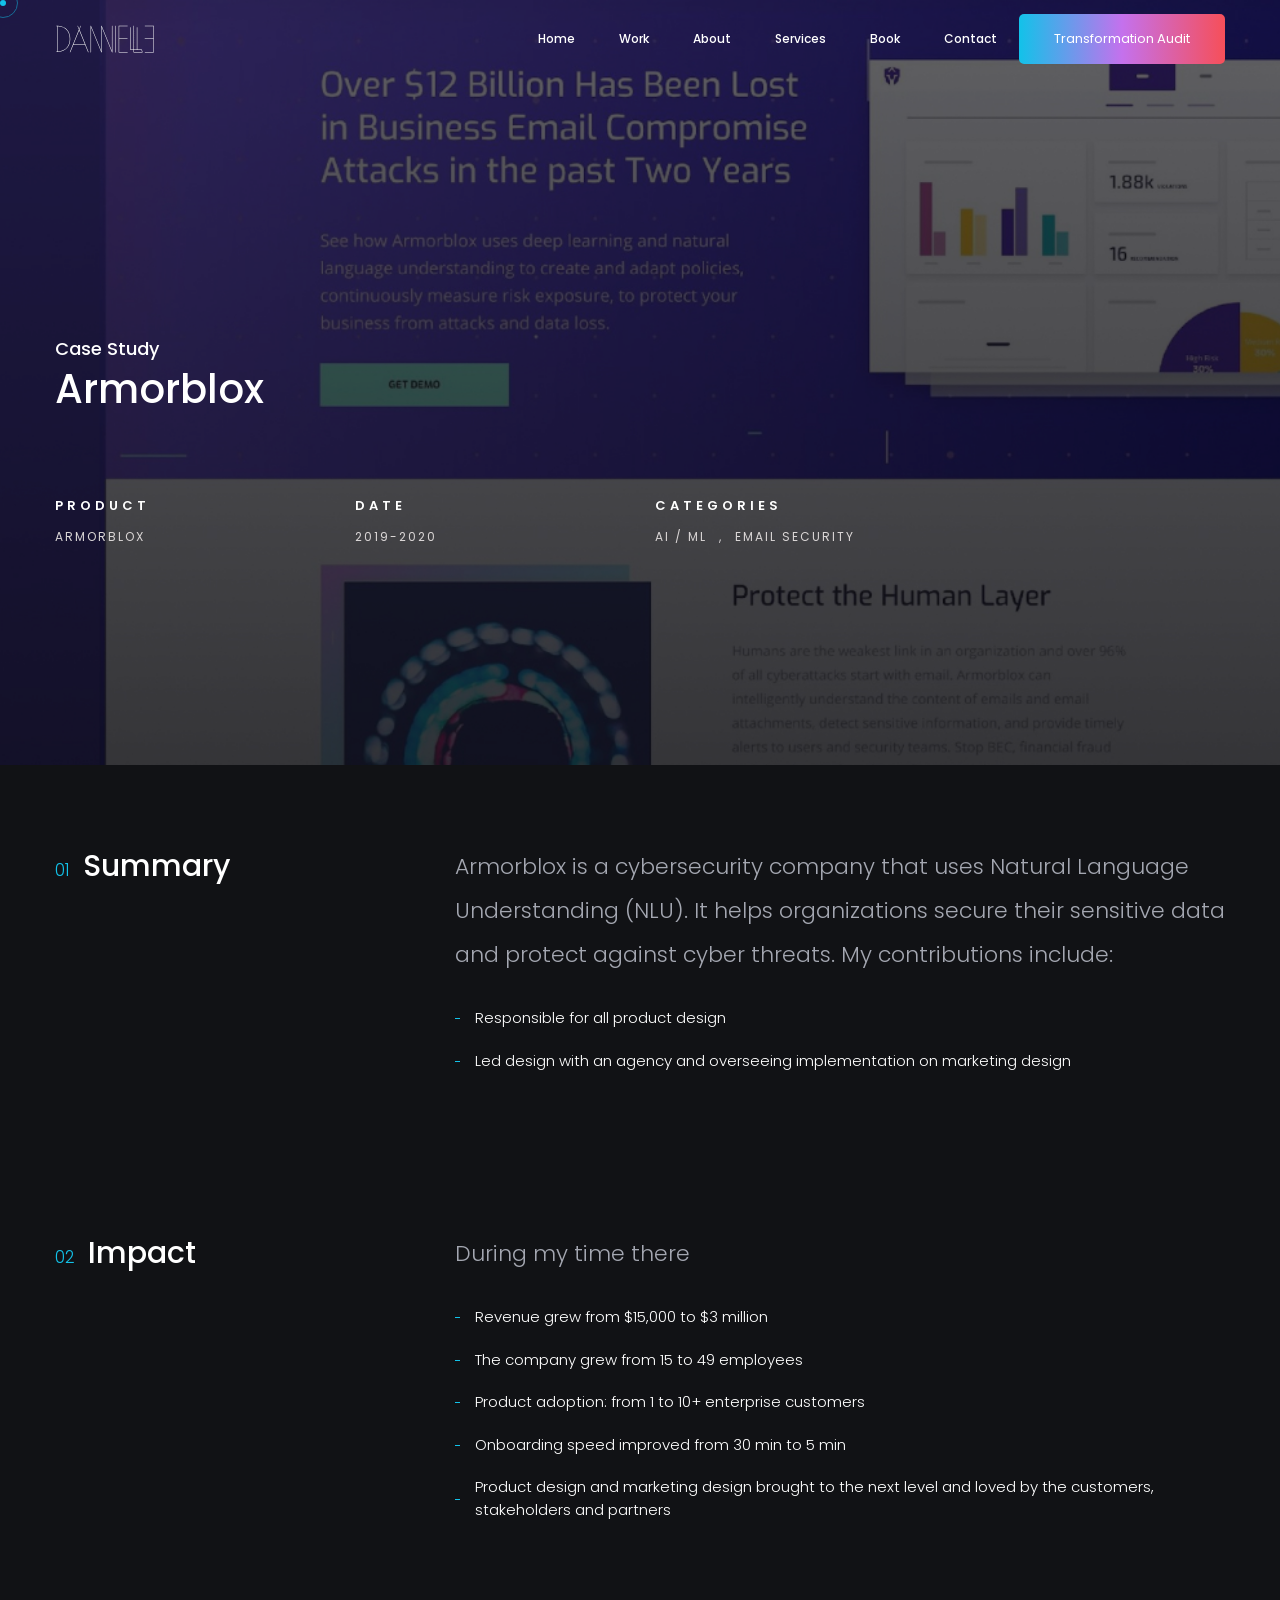
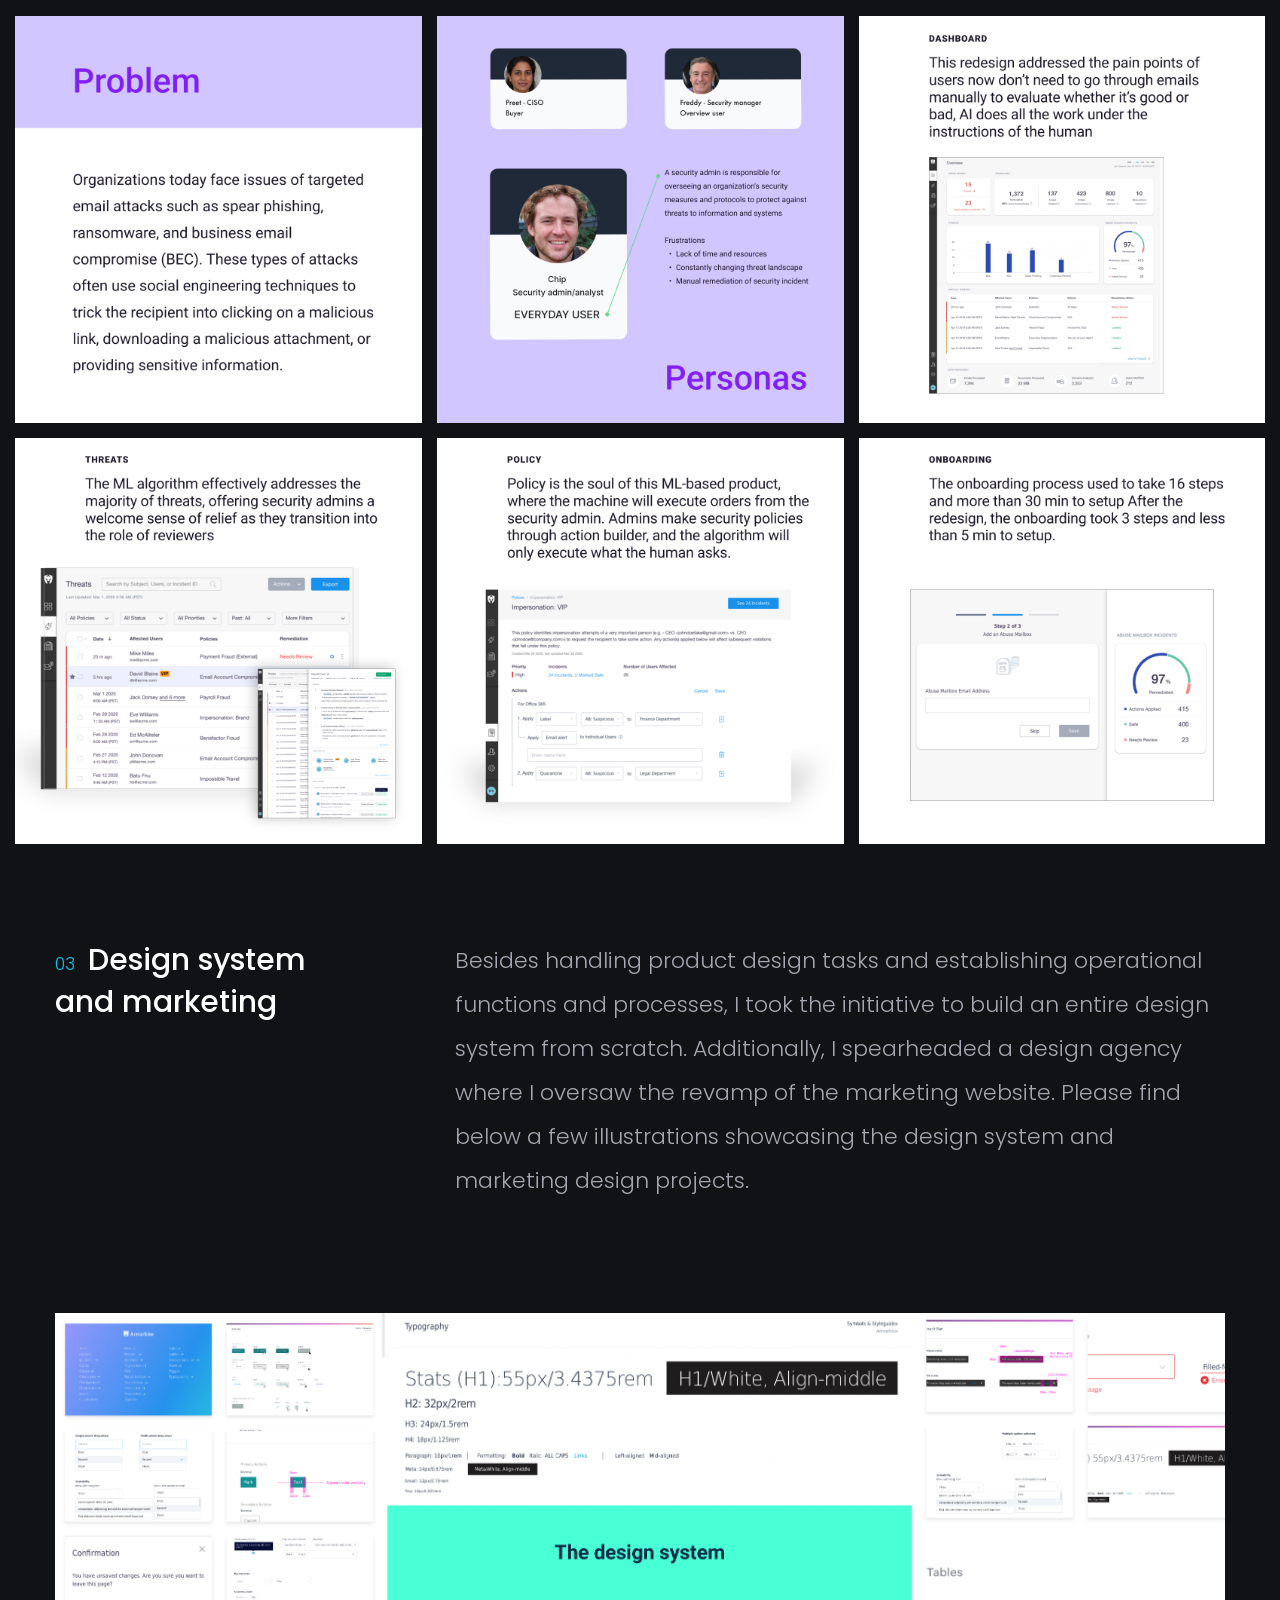
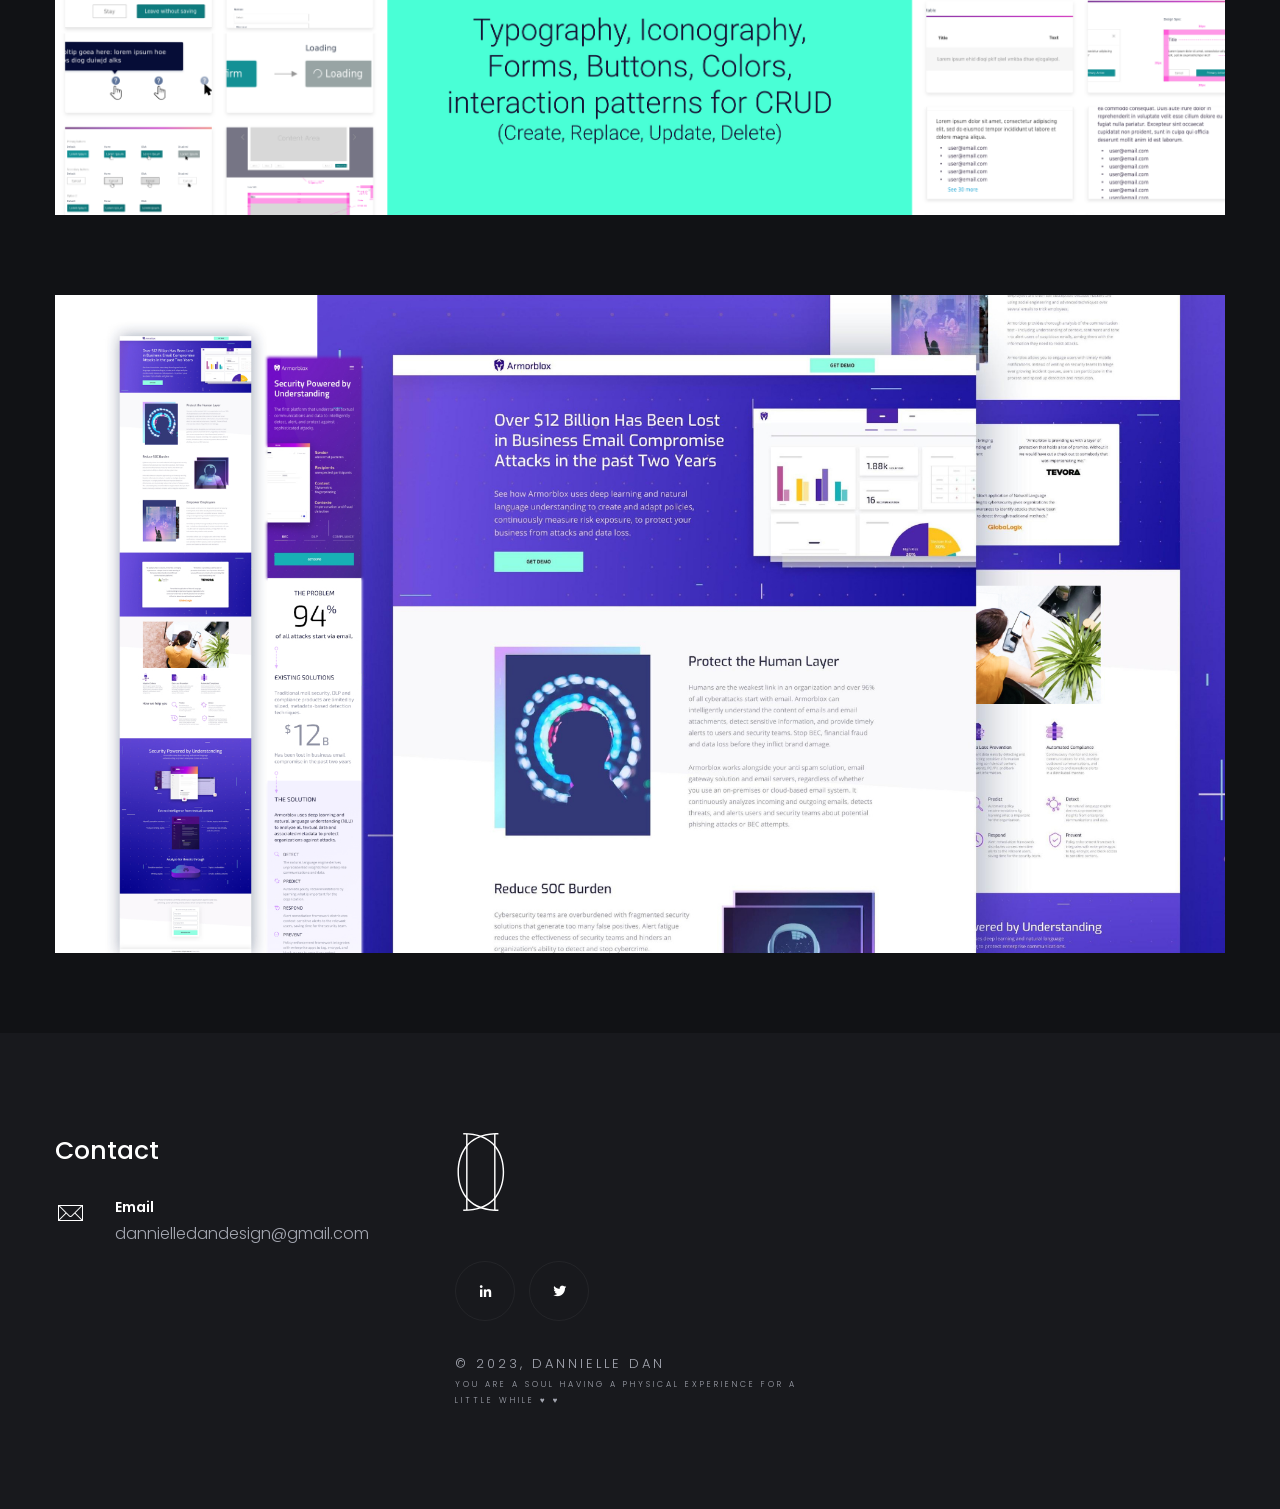
<file: project-details-Armorblox.html>
<!DOCTYPE html>
<html lang="zxx">

<head>

    <!-- Metas -->
    <meta charset="utf-8">
    <meta http-equiv="X-UA-Compatible" content="IE=edge" />
    <meta name="viewport" content="width=device-width, initial-scale=1, maximum-scale=1" />
    <meta name="keywords" content="HTML5 Template Vie onepage themeforest" />
    <meta name="description" content="Vie - Onepage Multi-Purpose HTML5 Template" />
    <meta name="author" content="" />

    <!-- Title  -->
    <title>Dannielle Dan</title>

    <!-- Favicon -->
    <link rel="shortcut icon" href="img/favicon.ico" />

    <!-- Google Fonts -->
    <link href="https://fonts.googleapis.com/css?family=Poppins:100,200,300,400,500,600,700,800,900&display=swap"
        rel="stylesheet">
    <link
        href="https://fonts.googleapis.com/css2?family=Montserrat+Alternates:wght@100;200;300;400;500;600;700;800;900&display=swap"
        rel="stylesheet">

    <!-- Plugins -->
    <link rel="stylesheet" href="css/plugins.css" />

    <!-- Core Style Css -->
    <link rel="stylesheet" href="css/style.css" />
    <link rel="stylesheet" href="style.css" />

</head>

<body>

    <!-- ==================== Start Loading ==================== -->

    <div class="loading">
        <span>L</span>
        <span>o</span>
        <span>a</span>
        <span>d</span>
        <span>i</span>
        <span>n</span>
        <span>g</span>
    </div>

    <div id="preloader">
    </div>

    <!-- ==================== End Loading ==================== -->



    <!-- ==================== Start progress-scroll-button ==================== -->

    <div class="progress-wrap cursor-pointer">
        <svg class="progress-circle svg-content" width="100%" height="100%" viewBox="-1 -1 102 102">
            <path d="M50,1 a49,49 0 0,1 0,98 a49,49 0 0,1 0,-98" />
        </svg>
    </div>

    <!-- ==================== End progress-scroll-button ==================== -->



    <!-- ==================== Start cursor ==================== -->

    <div class="mouse-cursor cursor-outer"></div>
    <div class="mouse-cursor cursor-inner"></div>

    <!-- ==================== End cursor ==================== -->



    <!-- ==================== Start Navbar ==================== -->
	
	   <nav class="navbar navbar-expand-lg">
    <div class="container">
      <a class="logo" href="index.html">
        <img src="img/Logo_DannielleDan.svg" alt="Dannielle Dan">
      </a>
      <button class="navbar-toggler" type="button" data-toggle="collapse" data-target="#navbarMain">
        <span class="icon-bar"><i class="fas fa-bars"></i></span>
      </button>
      <div class="collapse navbar-collapse" id="navbarMain">
        <ul class="navbar-nav ml-auto">
          <li class="nav-item"><a class="nav-link" href="index.html">Home</a></li>
          <li class="nav-item"><a class="nav-link" href="portfolio.html">Work</a></li>
          <li class="nav-item"><a class="nav-link" href="about.html">About</a></li>
          <li class="nav-item"><a class="nav-link" href="services.html">Services</a></li>
          <li class="nav-item"><a class="nav-link" href="book.html">Book</a></li>
          <li class="nav-item"><a class="nav-link" href="mailto:dannielledandesign@gmail.com">Contact</a></li>
          <li class="nav-item ml-20" style="display:flex; align-items:center;">
            <a class="butn color curve" href="mailto:dannielledandesign@gmail.com?subject=Transformation%20Audit%20Request">Transformation Audit</a>
          </li>
        </ul>
      </div>
    </div>
  </nav>

   <!-- ==================== End Navbar ==================== -->


    <!-- ==================== Start wrapper ==================== -->

    <div class="wrapper">


        <!-- ==================== Start Header ==================== -->

        <section class="page-header proj-det bg-img parallaxie valign" data-background="img/armorblox/18—Growth.jpg"
            data-overlay-dark="4">
            <div class="container">
                <div class="row">
                    <div class="col-lg-7 col-md-9">
                        <div class="cont">
                            <h6>Case Study</h6>
                            <h2>Armorblox</h2>
                        </div>
                    </div>
                </div>
                <div class="row">
                    <div class="col-lg-3">
                        <div class="item mt-30">
                            <h6>product</h6>
                            <p><a href="https://www.armorblox.com/">Armorblox</a></p>
                        </div>
                    </div>
                    <div class="col-lg-3">
                        <div class="item mt-30">
                            <h6>Date</h6>
                            <p>2019-2020</p>
                        </div>
                    </div>
                    <div class="col-lg-3">
                        <div class="item mt-30">
                            <h6>Categories</h6>
                            <p><a href="#0">AI / ML&nbsp; </a>, <a href="#0">Email Security</a></p>
                        </div>
                    </div>
                   
                </div>
            </div>
        </section>

        <!-- ==================== Start Header ==================== -->



        <!-- ==================== Start Intro ==================== -->

        <section class="intro-section section-padding">
            <div class="container">
                <div class="row">
                    <div class="col-lg-3 col-md-4">
                        <div class="htit">
                            <h4><span>01 </span> Summary</h4>
                        </div>
                    </div>
                    <div class="col-lg-8 offset-lg-1 col-md-8">
                        <div class="text js-scroll__content">
                            <p class="extra-text">Armorblox is a cybersecurity company that uses Natural Language Understanding (NLU). It helps organizations secure their sensitive data and protect against cyber threats. My contributions include:</p>

                            <ul class="smp-list mt-30">
                              <li>Responsible for all product design</li>
                              <li>Led design with an agency and overseeing implementation on marketing design&nbsp;</li>
                            </ul>
                        </div>
                    </div>
                </div>
            </div>
        </section>

		        <section class="intro-section section-padding">
            <div class="container">
                <div class="row">
                    <div class="col-lg-3 col-md-4">
                        <div class="htit">
                            <h4><span>02 </span> Impact</h4>
                        </div>
                    </div>
                    <div class="col-lg-8 offset-lg-1 col-md-8">
                        <div class="text js-scroll__content">
                            <p class="extra-text">During my time there</p>

                            <ul class="smp-list mt-30">
                              <li>Revenue grew from $15,000 to $3 million </li>
							<li>The company grew from 15 to 49 employees</li>
							<li>Product adoption: from 1 to 10+ enterprise customers </li>
							<li>Onboarding speed improved from 30 min to 5 min </li>
							<li>Product design and marketing design brought to the next level and loved by the customers, stakeholders and partners</li>
                            </ul>
                        </div>
                    </div>
                </div>
            </div>
        </section>
        <!-- ==================== End Intro ==================== -->




        <!-- ==================== Start projdtal ==================== -->

        <section class="projdtal">
            <div class="justified-gallery popup-img">
                <a href="img/armorblox/05—Problem.jpg" class="popimg">
                    <img alt="" src="img/armorblox/05—Problem.jpg" />
                </a>
                <a href="img/armorblox/9—Appendix.jpg" class="popimg">
                    <img alt="" src="img/armorblox/9—Appendix.jpg" />
                </a>

                <a href="img/armorblox/11—dashboard.jpg" class="popimg">
                    <img alt="" src="img/armorblox/11—dashboard.jpg" />
                </a>
                <a href="img/armorblox/11—threats.jpg" class="popimg">
                    <img alt="" src="img/armorblox/11—threats.jpg" />
                </a>
				                <a href="img/armorblox/11—policy.jpg" class="popimg">
                    <img alt="" src="img/armorblox/11—policy.jpg" />
                </a>
				                <a href="img/armorblox/11—onboarding.jpg" class="popimg">
                    <img alt="" src="img/armorblox/11—onboarding.jpg" />
                </a>

            </div>
        </section>

        <!-- ==================== End projdtal ==================== -->



        <!-- ==================== Start Intro ==================== -->

        <section class="intro-section section-padding">
            <div class="container">
                <div class="row">
                    <div class="col-lg-3 col-md-4">
                        <div class="htit">
                            <h4><span>03 </span> Design system and marketing</h4>
                        </div>
                    </div>
                    <div class="col-lg-8 offset-lg-1 col-md-8 mb-30">
                        <div class="text js-scroll__content">
                            <p class="extra-text">Besides handling product design tasks and establishing operational functions and processes, I took the initiative to build an entire design system from scratch. Additionally, I spearheaded a design agency where I oversaw the revamp of the marketing website. Please find below a few illustrations showcasing the design system and marketing design projects.




</p>
                        </div>
                    </div>
                </div>
            </div>
        </section>

        <!-- ==================== End Intro ==================== -->




        <!-- ==================== End Video-wrapper ==================== -->




        <!-- ==================== Start next-prog ==================== -->

                <div class="row justify-content-center">
		                    <div class="col-lg-11">
                        <div class="post">
                            <div class="img">
								
                                <img src="img/armorblox/17—DS.jpg" alt="Design system - Dannielle Dan">
                            </div>
							 <div class="img section-padding">
                                <img src="img/armorblox/18—marketing.jpg" alt="Marketing Design - Dannielle Dan">
                            </div>
							
							</div>
							</div>
		</div>
					

        <!-- ==================== End next-prog ==================== -->



        <!-- ==================== Start Footer ==================== -->

    <footer class="sub-bg">
        <div class="container">
            <div class="row">
                <div class="col-lg-4">
                    <div class="item md-mb50">
                        <div class="title">
                            <h5>Contact</h5>
                        </div>
                        <ul>
                            </li>
                            <li>
                                <span class="icon pe-7s-mail"></span>
                                <div class="cont">
                                    <h6>Email</h6>
                                    <p>dannielledandesign@gmail.com</p>
                                </div>
                            </li>
                  
                        </ul>
                    </div>
                </div>
               
                <div class="col-lg-4">
                    <div class="item">
                        <div class="logo">
                            <img src="img/Dannielle-Dan.svg" alt="">
                        </div>
                        <div class="social">
                            <a href="https://www.linkedin.com/in/dannielledan/"><i class="fab fa-linkedin-in"></i></a>
							<a href="https://twitter.com/dannielleydan"><i class="fab fa-twitter"></i></a>

                        </div>
                        <div class="copy-right">
                            <p>© 2023, Dannielle Dan</p>
							<p style="font-size: 8px"> You are a soul having a physical experience for a little while ♥ ♥ </p>
                        </div>
                    </div>
                </div>
            </div>
        </div>
    </footer>


        <!-- ==================== End Footer ==================== -->


    </div>

    <!-- ==================== End wrapper ==================== -->




    <!-- jQuery -->
    <script src="js/jquery-3.0.0.min.js"></script>
    <script src="js/jquery-migrate-3.0.0.min.js"></script>

    <!-- plugins -->
    <script src="js/plugins.js"></script>

    <!-- custom scripts -->
    <script src="js/scripts.js"></script>

    <script>

    </script>

</body>

</html>
</file>
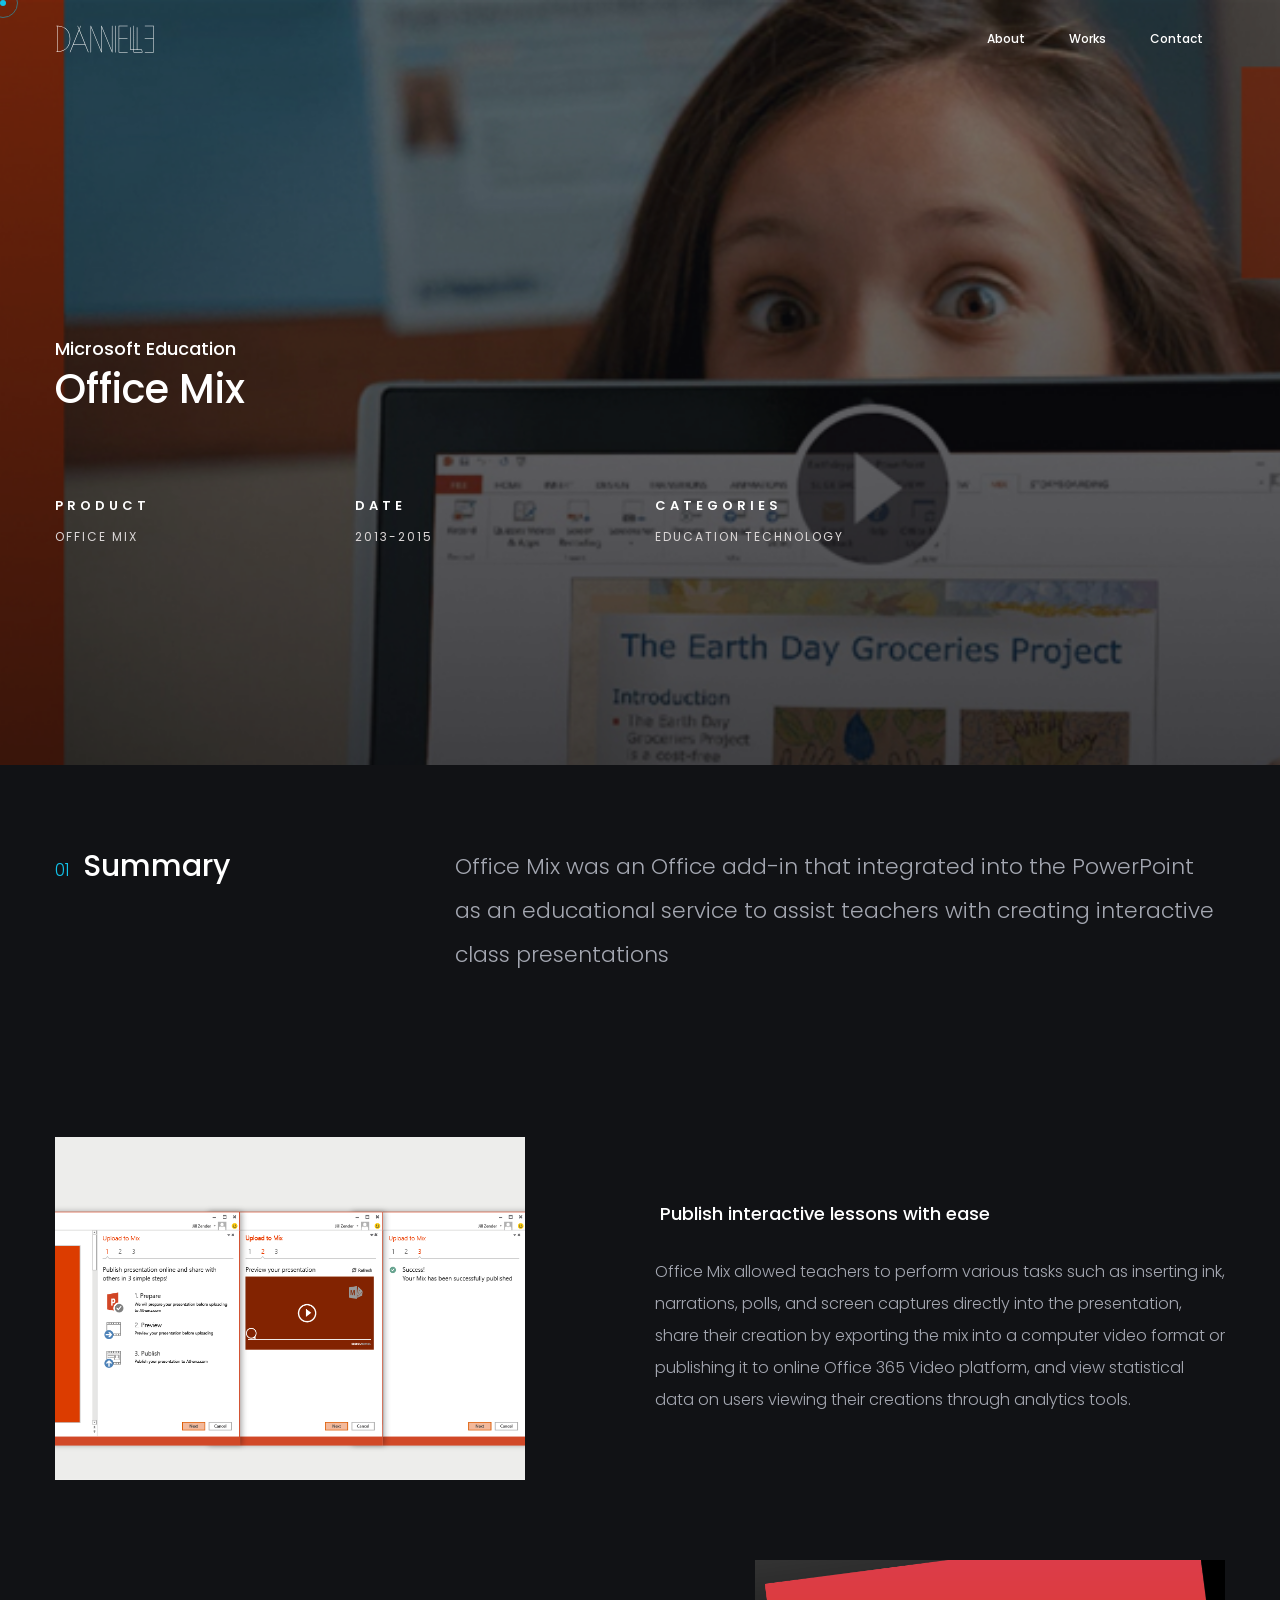
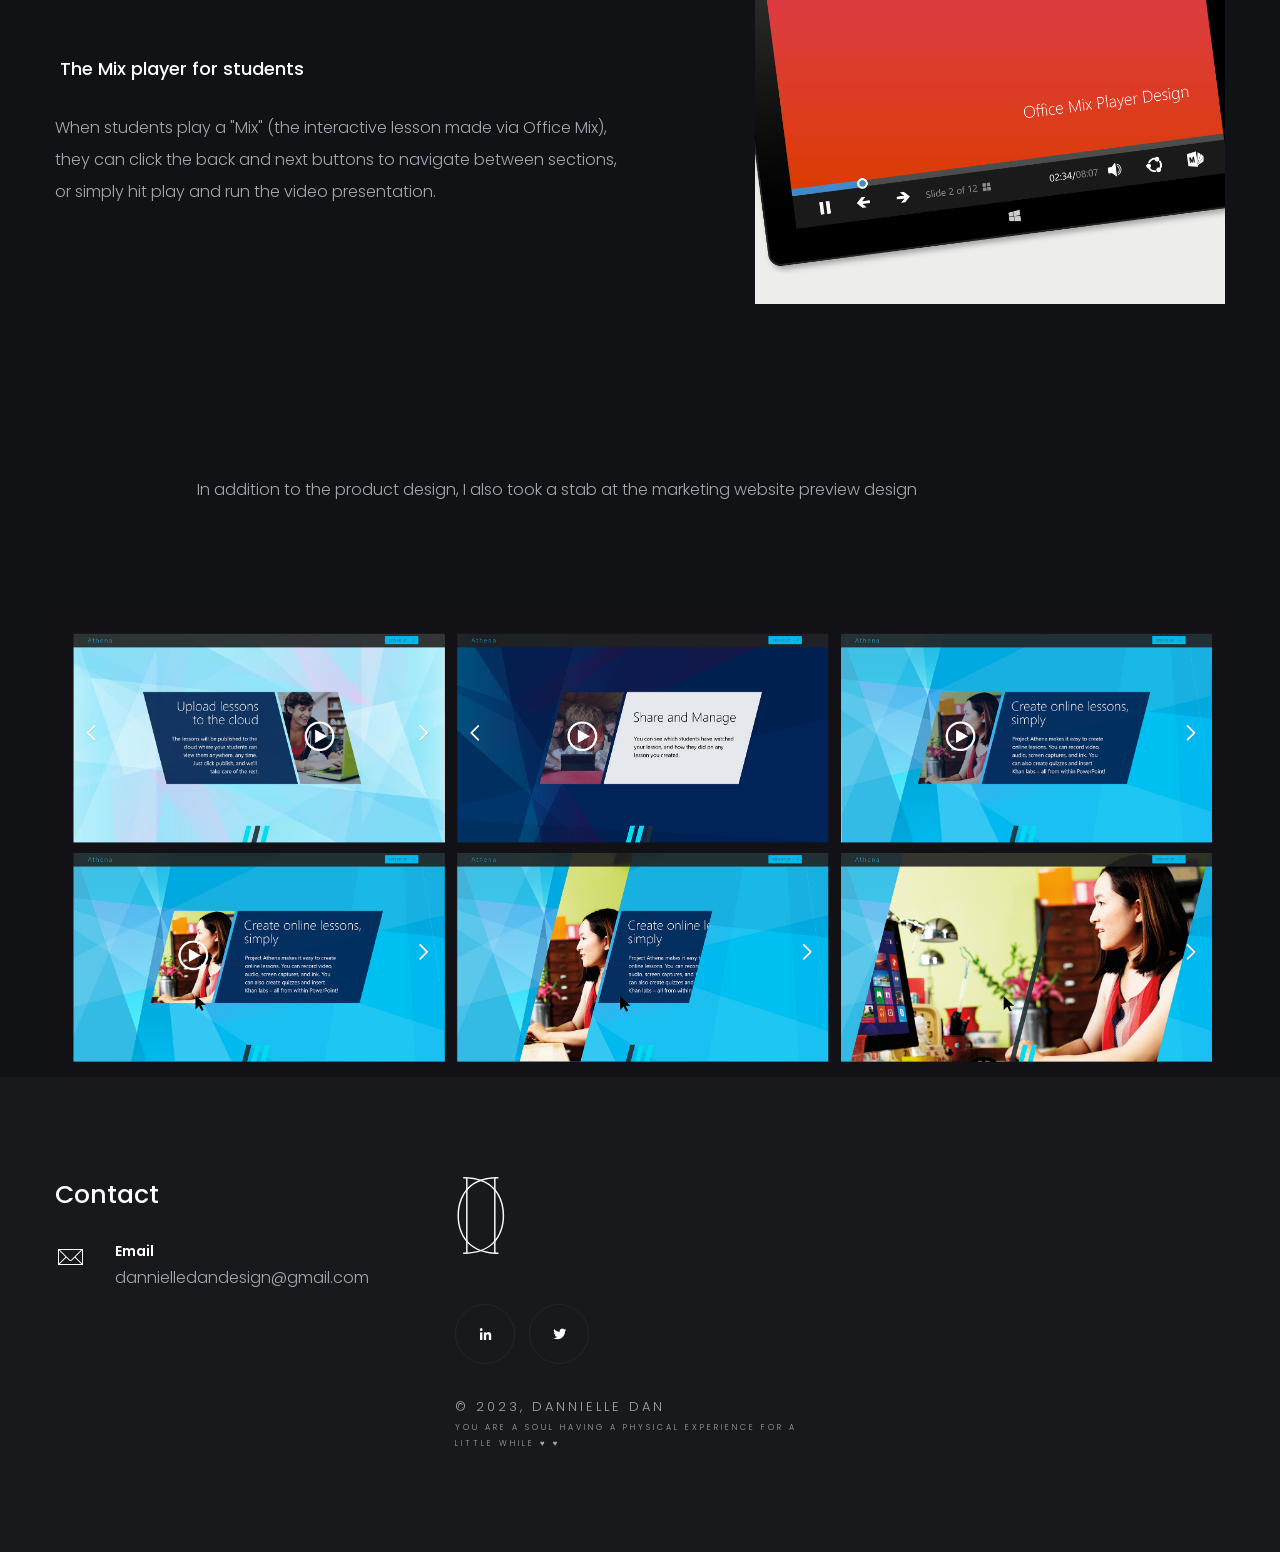
<file: project-details-mix.html>
<!DOCTYPE html>
<html lang="zxx">

<head>

    <!-- Metas -->
    <meta charset="utf-8">
    <meta http-equiv="X-UA-Compatible" content="IE=edge" />
    <meta name="viewport" content="width=device-width, initial-scale=1, maximum-scale=1" />
    <meta name="keywords" content="HTML5 Template Vie onepage themeforest" />
    <meta name="description" content="Vie - Onepage Multi-Purpose HTML5 Template" />
    <meta name="author" content="" />

    <!-- Title  -->
    <title>Dannielle Dan</title>

    <!-- Favicon -->
    <link rel="shortcut icon" href="img/favicon.ico" />

    <!-- Google Fonts -->
    <link href="https://fonts.googleapis.com/css?family=Poppins:100,200,300,400,500,600,700,800,900&display=swap"
        rel="stylesheet">
    <link
        href="https://fonts.googleapis.com/css2?family=Montserrat+Alternates:wght@100;200;300;400;500;600;700;800;900&display=swap"
        rel="stylesheet">

    <!-- Plugins -->
    <link rel="stylesheet" href="css/plugins.css" />

    <!-- Core Style Css -->
    <link rel="stylesheet" href="css/style.css" />

</head>

<body>

    <!-- ==================== Start Loading ==================== -->

    <div class="loading">
        <span>L</span>
        <span>o</span>
        <span>a</span>
        <span>d</span>
        <span>i</span>
        <span>n</span>
        <span>g</span>
    </div>

    <div id="preloader">
    </div>

    <!-- ==================== End Loading ==================== -->



    <!-- ==================== Start progress-scroll-button ==================== -->

    <div class="progress-wrap cursor-pointer">
        <svg class="progress-circle svg-content" width="100%" height="100%" viewBox="-1 -1 102 102">
            <path d="M50,1 a49,49 0 0,1 0,98 a49,49 0 0,1 0,-98" />
        </svg>
    </div>

    <!-- ==================== End progress-scroll-button ==================== -->



    <!-- ==================== Start cursor ==================== -->

    <div class="mouse-cursor cursor-outer"></div>
    <div class="mouse-cursor cursor-inner"></div>

    <!-- ==================== End cursor ==================== -->



    <!-- ==================== Start Navbar ==================== -->
	
	   <nav class="navbar navbar-expand-lg">
        <div class="container">

            <!-- Logo -->
            <a class="logo" href="/">
                <img src="img/Logo_DannielleDan.svg" alt="logo">
            </a>

            <button class="navbar-toggler" type="button" data-toggle="collapse" data-target="#navbarSupportedContent"
                aria-controls="navbarSupportedContent" aria-expanded="false" aria-label="Toggle navigation">
                <span class="icon-bar"><i class="fas fa-bars"></i></span>
            </button>

            <!-- navbar links -->
            <div class="collapse navbar-collapse" id="navbarSupportedContent">
                <ul class="navbar-nav ml-auto">
                    <li class="nav-item">
                        <a class="nav-link" href="index.html">About</a>
                    </li>
                    <li class="nav-item">
                        <a class="nav-link" href="works.html">Works</a>
                    </li>
               
                    </li>
                    <li class="nav-item">
                        <a class="nav-link" href="contact.html">Contact</a>
                    </li>
                </ul>
            </div>
        </div>
    </nav>

   <!-- ==================== End Navbar ==================== -->


    <!-- ==================== Start wrapper ==================== -->

    <div class="wrapper">


        <!-- ==================== Start Header ==================== -->

        <section class="page-header proj-det bg-img parallaxie valign" data-background="img/MSFT-Office-Mix/Cover-mix.jpg"
            data-overlay-dark="4">
            <div class="container">
                <div class="row">
                    <div class="col-lg-7 col-md-9">
                        <div class="cont">
                            <h6>Microsoft Education</h6>
                            <h2>Office Mix</h2>
                        </div>
                    </div>
                </div>
                <div class="row">
                    <div class="col-lg-3">
                        <div class="item mt-30">
                            <h6>product</h6>
                            <p><a href="#">Office Mix</a></p>
                        </div>
                    </div>
                    <div class="col-lg-3">
                        <div class="item mt-30">
                            <h6>Date</h6>
                            <p>2013-2015</p>
                        </div>
                    </div>
                    <div class="col-lg-3">
                        <div class="item mt-30">
                            <h6>Categories</h6>
                            <p><a href="#0">Education Technology </a></p>
                        </div>
                    </div>
                   
                </div>
            </div>
        </section>

        <!-- ==================== Start Header ==================== -->



        <!-- ==================== Start Intro ==================== -->

        <section class="intro-section section-padding">
            <div class="container">
                <div class="row">
                    <div class="col-lg-3 col-md-4">
                        <div class="htit">
                            <h4><span>01 </span> Summary</h4>
                        </div>
                    </div>
                    <div class="col-lg-8 offset-lg-1 col-md-8">
                        <div class="text js-scroll__content">
                            <p class="extra-text">Office Mix was an Office add-in that integrated into the PowerPoint as an educational service to assist teachers with creating interactive class presentations</p>
                        </div>
                    </div>
                </div>
            </div>
        </section>

        <!-- ==================== End Intro ==================== -->



        <!-- ==================== Start work intro ==================== -->

<section class="serv-block section-padding">
        <div class="container">
            <div class="row">
                <div class="col-lg-5">
                    <div class="serv-img md-mb50">
                        <img src="img/MSFT-Office-Mix/OfficeMix-02.png" alt="">
                    </div>
                </div>
                <div class="col-lg-6 offset-lg-1 valign">
                    <div class="content">
                        <h6 class="stit mb-30"><span class="left"></span> Publish interactive lessons with ease</h6>
                        <p>Office Mix allowed teachers to perform various tasks such as inserting ink, narrations, polls, and screen captures directly into the presentation, share their creation by exporting the mix into a computer video format or publishing it to online Office 365 Video platform, and view statistical data on users viewing their creations through analytics tools. </p>

                    </div>
                </div>
            </div>
            <div class="row mt-80">
                <div class="col-lg-6 valign">
                    <div class="content md-mb50">
                        <h6 class="stit mb-30"><span class="left"></span> The Mix player for students</h6>
                        <p>When students play a "Mix" (the interactive lesson made via Office Mix), they can click the back and next buttons to navigate between sections, or simply hit play and run the video presentation.</p>

                    </div>
                </div>
                <div class="col-lg-5 offset-lg-1">
                    <div class="serv-img">
                        <img src="img/MSFT-Office-Mix/OfficeMix-04.png" alt="">
                    </div>
                </div>
            </div>
        </div>
        <div class="circle-blur"></div>
        <div class="circle-blur two"></div>
    </section>

        <!-- ==================== begin paragraph ==================== -->

<section class="blog-pg single section-padding pt-0">
            <div class="container">
                <div class="row justify-content-center">
                    <div class="col-lg-11">
                        <div class="post">
                            <div class="content pt-60">
                                <div class="row justify-content-center">
                                    <div class="col-lg-10">
                                        <div class="cont">
                                            <p>In addition to the product design, I also took a stab at the marketing website preview design</p>

                                        </div>
                                    </div>
                                </div>
                            </div>
                        </div>
                    </div>
                </div>
            </div>
        </section>


        <!-- ==================== Begin image ==================== -->


			                <div class="row justify-content-center">
		                    <div class="col-lg-11">
                        <div class="post">
                            <div class="img">
                                <img src="img/MSFT-Office-Mix/Marketing website.jpg" alt="marketing website - Dannielle Dan">
                            </div>
							</div>
							</div>
		</div>


        <!-- ==================== Start next-prog ==================== -->

					

        <!-- ==================== End next-prog ==================== -->



        <!-- ==================== Start Footer ==================== -->

    <footer class="sub-bg">
        <div class="container">
            <div class="row">
                <div class="col-lg-4">
                    <div class="item md-mb50">
                        <div class="title">
                            <h5>Contact</h5>
                        </div>
                        <ul>
                            </li>
                            <li>
                                <span class="icon pe-7s-mail"></span>
                                <div class="cont">
                                    <h6>Email</h6>
                                    <p>dannielledandesign@gmail.com</p>
                                </div>
                            </li>
                  
                        </ul>
                    </div>
                </div>
               
                <div class="col-lg-4">
                    <div class="item">
                        <div class="logo">
                            <img src="img/Dannielle-Dan.svg" alt="">
                        </div>
                        <div class="social">
                            <a href="https://www.linkedin.com/in/dannielledan/"><i class="fab fa-linkedin-in"></i></a>
							<a href="https://twitter.com/dannielleydan"><i class="fab fa-twitter"></i></a>

                        </div>
                        <div class="copy-right">
                            <p>© 2023, Dannielle Dan</p>
							<p style="font-size: 8px"> You are a soul having a physical experience for a little while ♥ ♥ </p>
                        </div>
                    </div>
                </div>
            </div>
        </div>
    </footer>


        <!-- ==================== End Footer ==================== -->


    </div>

    <!-- ==================== End wrapper ==================== -->




    <!-- jQuery -->
    <script src="js/jquery-3.0.0.min.js"></script>
    <script src="js/jquery-migrate-3.0.0.min.js"></script>

    <!-- plugins -->
    <script src="js/plugins.js"></script>

    <!-- custom scripts -->
    <script src="js/scripts.js"></script>

    <script>

    </script>

</body>

</html>
</file>
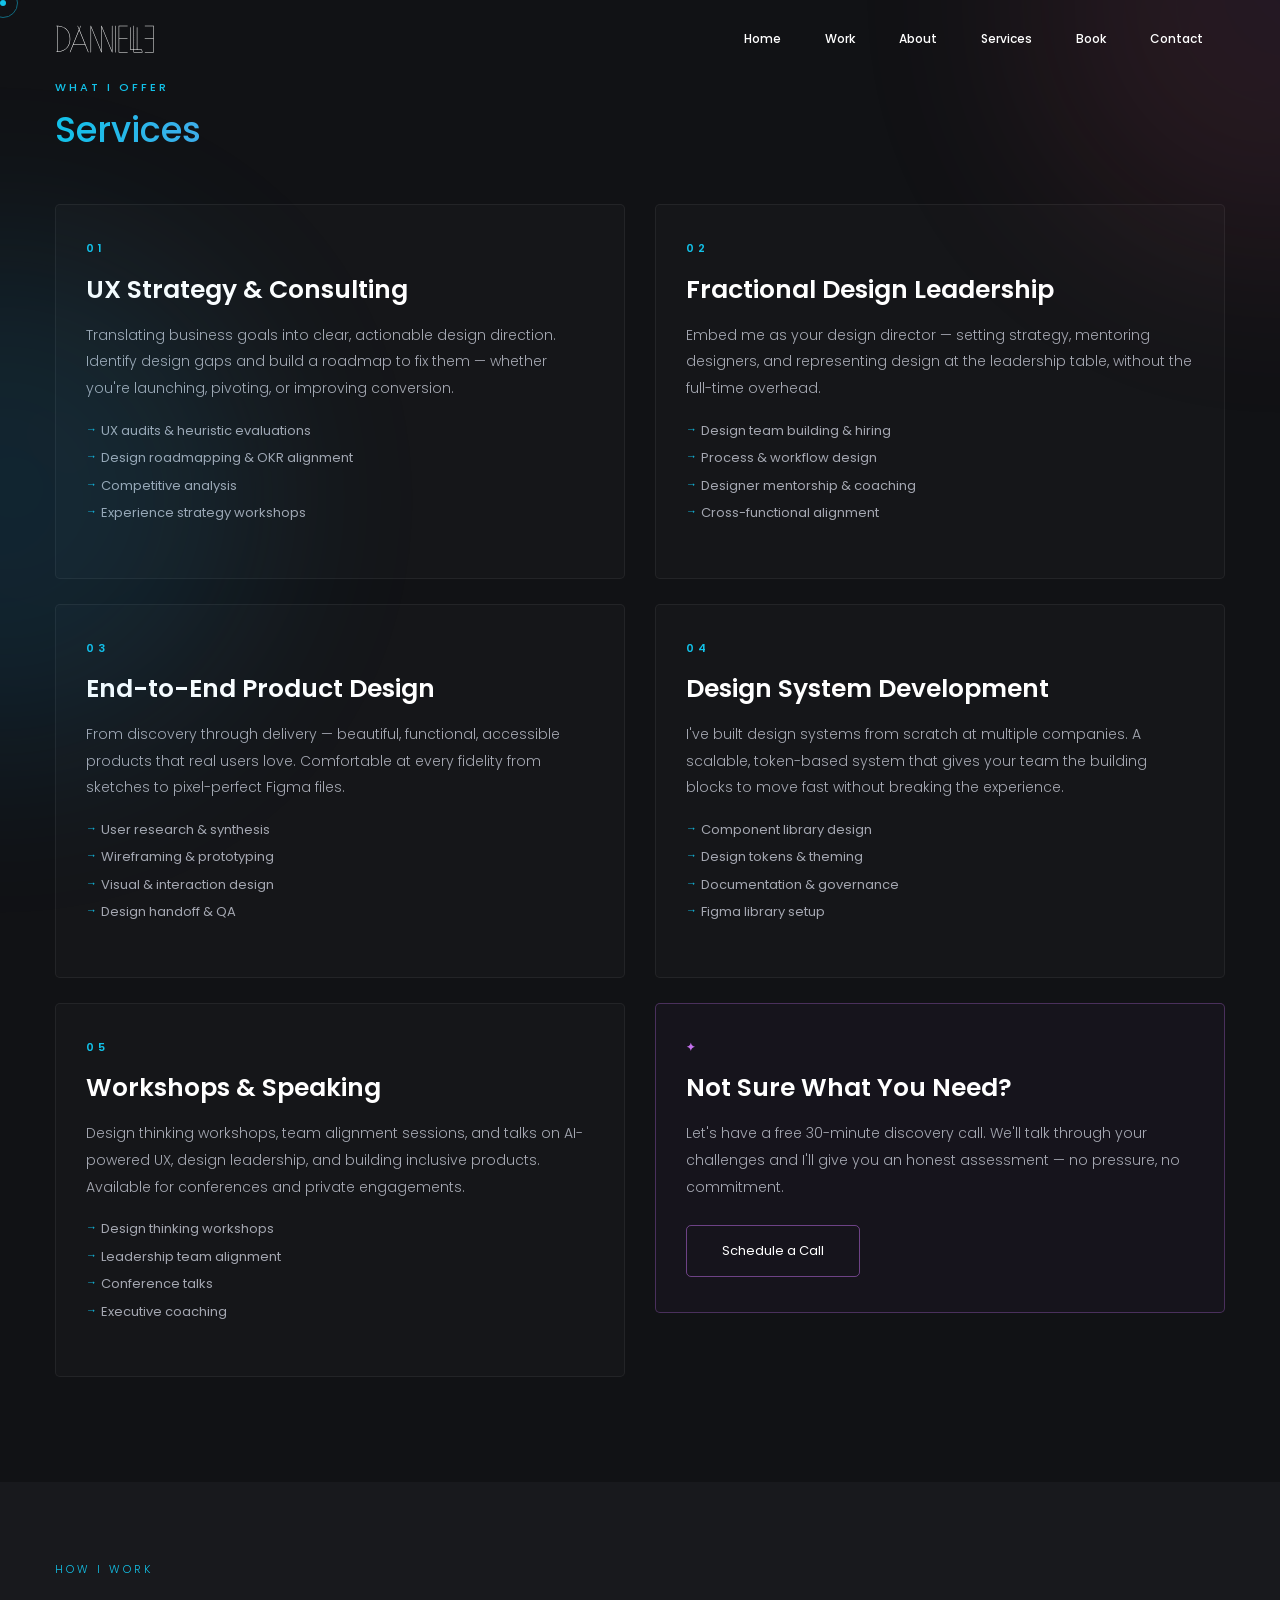
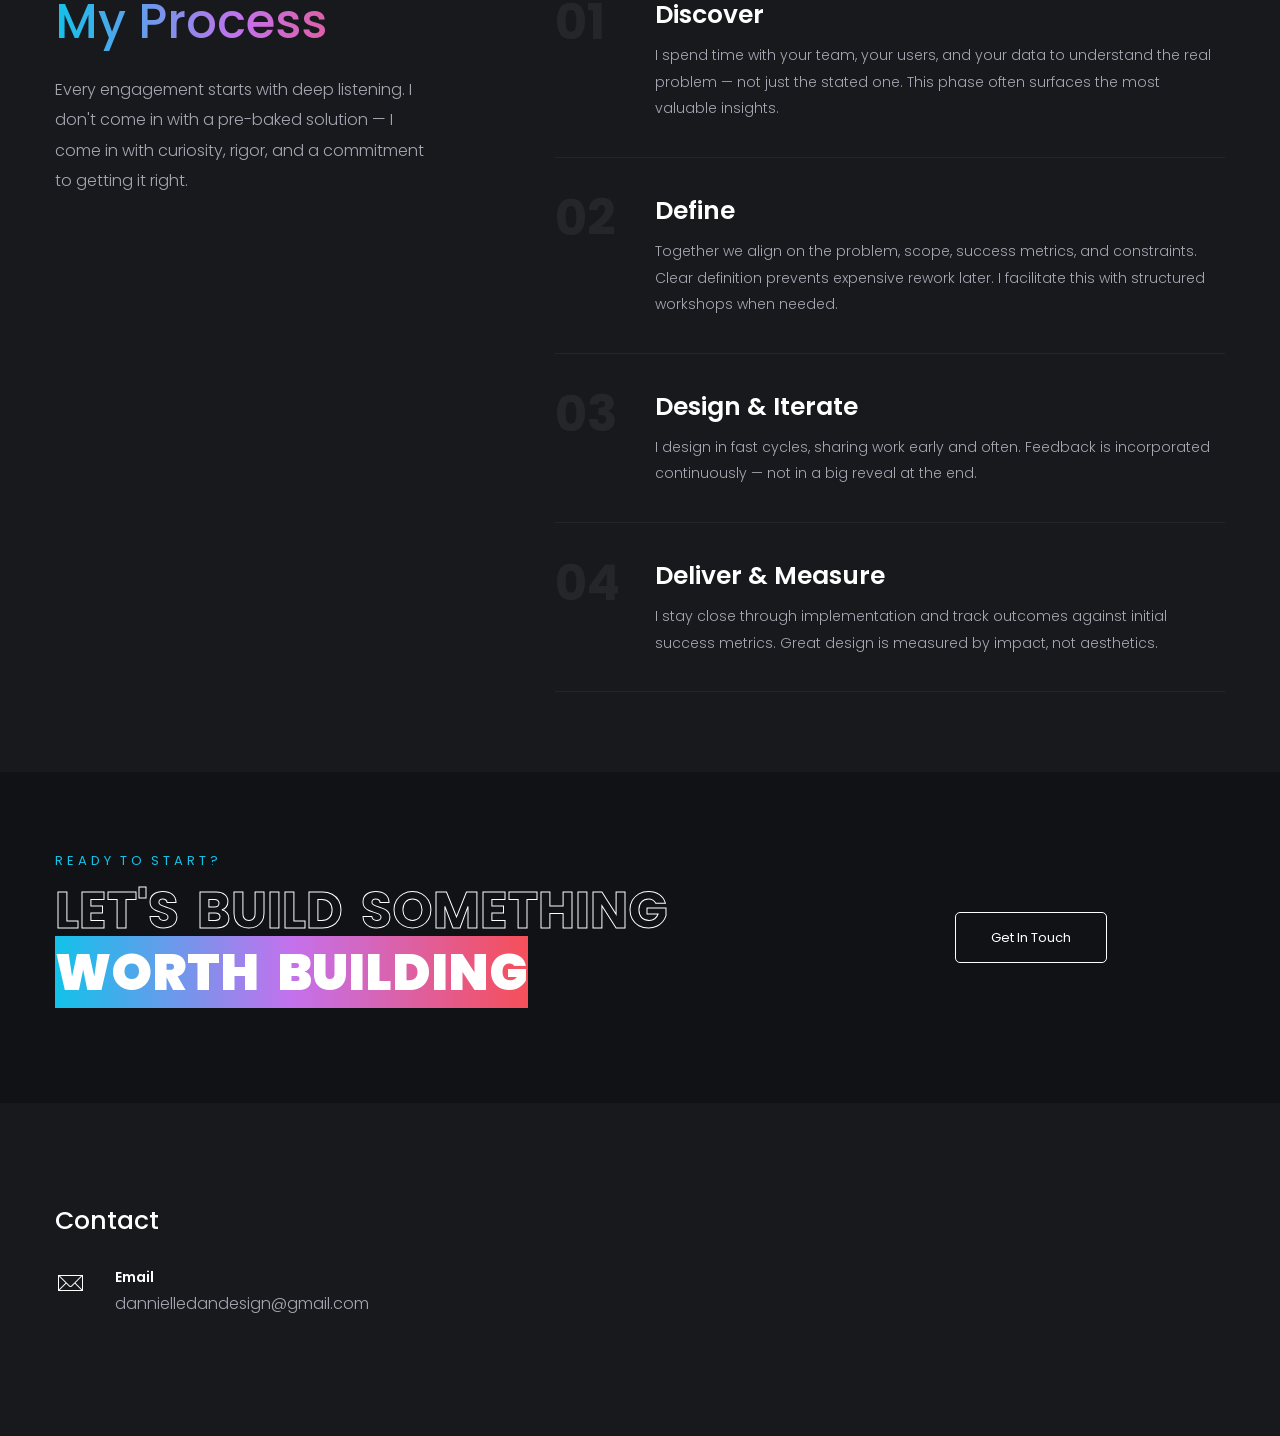
<file: services.html>
<!DOCTYPE html>
<html lang="en">
<head>
  <meta charset="utf-8">
  <meta name="viewport" content="width=device-width, initial-scale=1, maximum-scale=1" />
  <meta name="description" content="UX consulting, design leadership, and product design services by Dannielle Dan." />
  <title>Services — Dannielle Dan</title>
  <link rel="shortcut icon" href="img/favicon.ico" />
  <link href="https://fonts.googleapis.com/css?family=Poppins:100,200,300,400,500,600,700,800,900&display=swap" rel="stylesheet">
  <link href="https://fonts.googleapis.com/css2?family=Montserrat+Alternates:wght@100;200;300;400;500;600;700;800;900&display=swap" rel="stylesheet">
  <link rel="stylesheet" href="css/plugins.css" />
  <link rel="stylesheet" href="css/style.css" />
  <link rel="stylesheet" href="style.css" />
</head>
<body>

  <div class="loading">
    <span>L</span><span>o</span><span>a</span><span>d</span><span>i</span><span>n</span><span>g</span>
  </div>
  <div id="preloader"></div>
  <div class="progress-wrap cursor-pointer">
    <svg class="progress-circle svg-content" width="100%" height="100%" viewBox="-1 -1 102 102">
      <path d="M50,1 a49,49 0 0,1 0,98 a49,49 0 0,1 0,-98" />
    </svg>
  </div>
  <div class="mouse-cursor cursor-outer"></div>
  <div class="mouse-cursor cursor-inner"></div>

  <nav class="navbar navbar-expand-lg">
    <div class="container">
      <a class="logo" href="index.html"><img src="img/Logo_DannielleDan.svg" alt="Dannielle Dan"></a>
      <button class="navbar-toggler" type="button" data-toggle="collapse" data-target="#navbarMain">
        <span class="icon-bar"><i class="fas fa-bars"></i></span>
      </button>
      <div class="collapse navbar-collapse" id="navbarMain">
        <ul class="navbar-nav ml-auto">
          <li class="nav-item"><a class="nav-link" href="index.html">Home</a></li>
          <li class="nav-item"><a class="nav-link" href="portfolio.html">Work</a></li>
          <li class="nav-item"><a class="nav-link" href="about.html">About</a></li>
          <li class="nav-item"><a class="nav-link" href="services.html">Services</a></li>
          <li class="nav-item"><a class="nav-link" href="book.html">Book</a></li>
          <li class="nav-item"><a class="nav-link" href="mailto:dannielledandesign@gmail.com">Contact</a></li>
        </ul>
      </div>
    </div>
  </nav>

  <div class="circle-bg">
    <div class="circle-color fixed">
      <div class="gradient-circle"></div>
      <div class="gradient-circle two"></div>
    </div>
  </div>


  <div class="main-content">

    <!-- Services -->
    <section class="section-padding">
      <div class="container">
        <div class="row mb-50">
          <div class="col-12">
            <h6 class="wow fadeIn" style="color:#12c2e9; letter-spacing:3px; text-transform:uppercase; font-size:11px;">What I Offer</h6>
            <h3 class="color-font wow mt-10">Services</h3>
          </div>
        </div>
        <div class="row">
          <div class="col-lg-6 wow fadeInUp" data-wow-delay=".2s">
            <div class="service-card-v2">
              <div class="num">01</div>
              <h5>UX Strategy &amp; Consulting</h5>
              <p>Translating business goals into clear, actionable design direction. Identify design gaps and build a roadmap to fix them — whether you're launching, pivoting, or improving conversion.</p>
              <ul>
                <li>UX audits &amp; heuristic evaluations</li>
                <li>Design roadmapping &amp; OKR alignment</li>
                <li>Competitive analysis</li>
                <li>Experience strategy workshops</li>
              </ul>
            </div>
          </div>
          <div class="col-lg-6 wow fadeInUp" data-wow-delay=".35s">
            <div class="service-card-v2">
              <div class="num">02</div>
              <h5>Fractional Design Leadership</h5>
              <p>Embed me as your design director — setting strategy, mentoring designers, and representing design at the leadership table, without the full-time overhead.</p>
              <ul>
                <li>Design team building &amp; hiring</li>
                <li>Process &amp; workflow design</li>
                <li>Designer mentorship &amp; coaching</li>
                <li>Cross-functional alignment</li>
              </ul>
            </div>
          </div>
          <div class="col-lg-6 wow fadeInUp" data-wow-delay=".2s">
            <div class="service-card-v2">
              <div class="num">03</div>
              <h5>End-to-End Product Design</h5>
              <p>From discovery through delivery — beautiful, functional, accessible products that real users love. Comfortable at every fidelity from sketches to pixel-perfect Figma files.</p>
              <ul>
                <li>User research &amp; synthesis</li>
                <li>Wireframing &amp; prototyping</li>
                <li>Visual &amp; interaction design</li>
                <li>Design handoff &amp; QA</li>
              </ul>
            </div>
          </div>
          <div class="col-lg-6 wow fadeInUp" data-wow-delay=".35s">
            <div class="service-card-v2">
              <div class="num">04</div>
              <h5>Design System Development</h5>
              <p>I've built design systems from scratch at multiple companies. A scalable, token-based system that gives your team the building blocks to move fast without breaking the experience.</p>
              <ul>
                <li>Component library design</li>
                <li>Design tokens &amp; theming</li>
                <li>Documentation &amp; governance</li>
                <li>Figma library setup</li>
              </ul>
            </div>
          </div>
          <div class="col-lg-6 wow fadeInUp" data-wow-delay=".2s">
            <div class="service-card-v2">
              <div class="num">05</div>
              <h5>Workshops &amp; Speaking</h5>
              <p>Design thinking workshops, team alignment sessions, and talks on AI-powered UX, design leadership, and building inclusive products. Available for conferences and private engagements.</p>
              <ul>
                <li>Design thinking workshops</li>
                <li>Leadership team alignment</li>
                <li>Conference talks</li>
                <li>Executive coaching</li>
              </ul>
            </div>
          </div>
          <div class="col-lg-6 wow fadeInUp" data-wow-delay=".35s">
            <div class="service-card-v2" style="border-color:rgba(196,113,237,0.3); background:rgba(196,113,237,0.03);">
              <div class="num" style="color:#c471ed;">✦</div>
              <h5>Not Sure What You Need?</h5>
              <p>Let's have a free 30-minute discovery call. We'll talk through your challenges and I'll give you an honest assessment — no pressure, no commitment.</p>
              <div class="mt-25">
                <a href="mailto:dannielledandesign@gmail.com?subject=Discovery%20Call" class="butn bord curve" style="border-color:rgba(196,113,237,0.5);"><span>Schedule a Call</span></a>
              </div>
            </div>
          </div>
        </div>
      </div>
    </section>

    <!-- Process -->
    <section class="section-padding sub-bg">
      <div class="container">
        <div class="row">
          <div class="col-lg-4 md-mb50">
            <div class="sec-head">
              <h6 class="wow fadeIn" style="color:#12c2e9; letter-spacing:3px; text-transform:uppercase; font-size:11px;">How I Work</h6>
              <h3 class="color-font wow mt-10">My Process</h3>
              <p class="mt-20" style="line-height:1.9;">Every engagement starts with deep listening. I don't come in with a pre-baked solution — I come in with curiosity, rigor, and a commitment to getting it right.</p>
            </div>
          </div>
          <div class="col-lg-7 offset-lg-1">
            <div class="process-step-v2 wow fadeInUp" data-wow-delay=".2s">
              <div class="step-num">01</div>
              <div>
                <h5>Discover</h5>
                <p>I spend time with your team, your users, and your data to understand the real problem — not just the stated one. This phase often surfaces the most valuable insights.</p>
              </div>
            </div>
            <div class="process-step-v2 wow fadeInUp" data-wow-delay=".35s">
              <div class="step-num">02</div>
              <div>
                <h5>Define</h5>
                <p>Together we align on the problem, scope, success metrics, and constraints. Clear definition prevents expensive rework later. I facilitate this with structured workshops when needed.</p>
              </div>
            </div>
            <div class="process-step-v2 wow fadeInUp" data-wow-delay=".5s">
              <div class="step-num">03</div>
              <div>
                <h5>Design &amp; Iterate</h5>
                <p>I design in fast cycles, sharing work early and often. Feedback is incorporated continuously — not in a big reveal at the end.</p>
              </div>
            </div>
            <div class="process-step-v2 wow fadeInUp" data-wow-delay=".65s">
              <div class="step-num">04</div>
              <div>
                <h5>Deliver &amp; Measure</h5>
                <p>I stay close through implementation and track outcomes against initial success metrics. Great design is measured by impact, not aesthetics.</p>
              </div>
            </div>
          </div>
        </div>
      </div>
    </section>

    <!-- CTA -->
    <section class="call-action section-padding bg-img" data-background="img/patrn.svg">
      <div class="container">
        <div class="row">
          <div class="col-md-8 col-lg-9">
            <div class="content sm-mb30">
              <h6 class="wow" data-splitting>Ready to Start?</h6>
              <h2 class="wow" data-splitting>Let's build something <br><b class="back-color">worth building</b></h2>
            </div>
          </div>
          <div class="col-md-4 col-lg-3 valign">
            <a href="mailto:dannielledandesign@gmail.com?subject=Let's%20Work%20Together" class="butn bord curve wow fadeInUp" data-wow-delay=".5s"><span>Get In Touch</span></a>
          </div>
        </div>
      </div>
    </section>

    <footer class="sub-bg">
      <div class="container">
        <div class="row">
          <div class="col-lg-4">
            <div class="item md-mb50">
              <div class="title"><h5>Contact</h5></div>
              <ul>
                <li>
                  <span class="icon pe-7s-mail"></span>
                  <div class="cont"><h6>Email</h6><p>dannielledandesign@gmail.com</p></div>
                </li>
              </ul>
            </div>
          </div>
        </div>
      </div>
    </footer>

  </div>

  <script src="js/jquery-3.0.0.min.js"></script>
  <script src="js/jquery-migrate-3.0.0.min.js"></script>
  <script src="js/plugins.js"></script>
  <script src="js/scripts.js"></script>
</body>
</html>
</file>
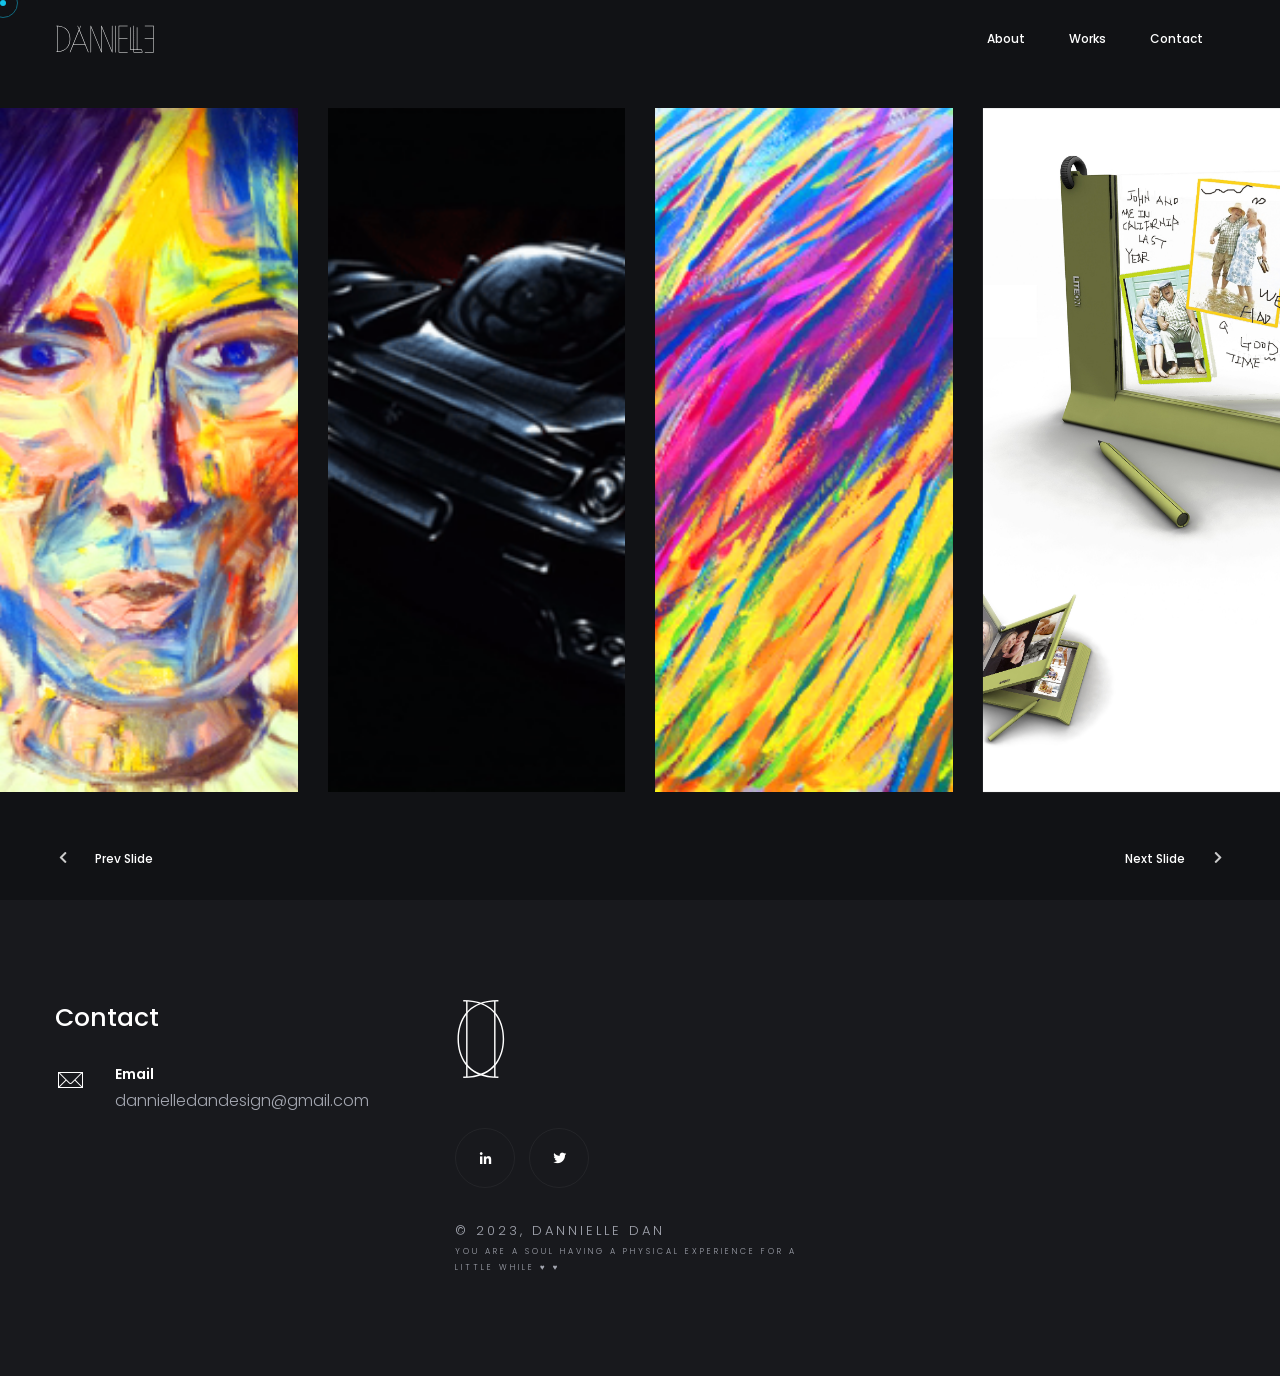
<file: showcase4.html>
<!DOCTYPE html>
<html lang="zxx">

<head>

    <!-- Metas -->
    <meta charset="utf-8">
    <meta http-equiv="X-UA-Compatible" content="IE=edge" />
    <meta name="viewport" content="width=device-width, initial-scale=1, maximum-scale=1" />
    <meta name="keywords" content="HTML5 Template Vie onepage themeforest" />
    <meta name="description" content="Vie - Onepage Multi-Purpose HTML5 Template" />
    <meta name="author" content="" />

    <!-- Title  -->
    <title>Dannielle Dan</title>

    <!-- Favicon -->
    <link rel="shortcut icon" href="img/favicon.ico" />

    <!-- Google Fonts -->
    <link href="https://fonts.googleapis.com/css?family=Poppins:100,200,300,400,500,600,700,800,900&display=swap"
        rel="stylesheet">
    <link
        href="https://fonts.googleapis.com/css2?family=Montserrat+Alternates:wght@100;200;300;400;500;600;700;800;900&display=swap"
        rel="stylesheet">

    <!-- Plugins -->
    <link rel="stylesheet" href="css/plugins.css" />

    <!-- Core Style Css -->
    <link rel="stylesheet" href="css/style.css" />

</head>

<body class="o-hidden">


    <!-- ==================== Start Loading ==================== -->

    <div class="loading">
        <span>L</span>
        <span>o</span>
        <span>a</span>
        <span>d</span>
        <span>i</span>
        <span>n</span>
        <span>g</span>
    </div>

    <div id="preloader">
    </div>

    <!-- ==================== End Loading ==================== -->



    <!-- ==================== Start progress-scroll-button ==================== -->

    <div class="progress-wrap cursor-pointer">
        <svg class="progress-circle svg-content" width="100%" height="100%" viewBox="-1 -1 102 102">
            <path d="M50,1 a49,49 0 0,1 0,98 a49,49 0 0,1 0,-98" />
        </svg>
    </div>

    <!-- ==================== End progress-scroll-button ==================== -->



    <!-- ==================== Start cursor ==================== -->

    <div class="mouse-cursor cursor-outer"></div>
    <div class="mouse-cursor cursor-inner"></div>

    <!-- ==================== End cursor ==================== -->



    <!-- ==================== Start Navgition ==================== -->
   <nav class="navbar navbar-expand-lg">
        <div class="container">

            <!-- Logo -->
            <a class="logo" href="/">
                <img src="img/Logo_DannielleDan.svg" alt="logo">
            </a>

            <button class="navbar-toggler" type="button" data-toggle="collapse" data-target="#navbarSupportedContent"
                aria-controls="navbarSupportedContent" aria-expanded="false" aria-label="Toggle navigation">
                <span class="icon-bar"><i class="fas fa-bars"></i></span>
            </button>

            <!-- navbar links -->
            <div class="collapse navbar-collapse" id="navbarSupportedContent">
                <ul class="navbar-nav ml-auto">
                    <li class="nav-item">
                        <a class="nav-link" href="index.html">About</a>
                    </li>
                    <li class="nav-item">
                        <a class="nav-link" href="works.html">Works</a>
                    </li>
               
                    </li>
                    <li class="nav-item">
                        <a class="nav-link" href="contact.html">Contact</a>
                    </li>
                </ul>
            </div>
        </div>
    </nav>

 
    <!-- ==================== End Navgition ==================== -->



    <!-- ==================== Start Slider ==================== -->

    <header class="slider showcase-grid" data-carousel="swiper" data-items="4" data-loop="true" data-space="30"
        data-speed="1000" data-mousewheel="true">
        <div id="content-carousel-container-unq-1" class="swiper-container" data-swiper="container">
            <div class="swiper-wrapper">
                <a href="#" class="swiper-slide">
                    <div class="bg-img" data-background="img/art/self-portrait.jpg" 
                        data-tooltip-sub="Self Portrait"></div>
                </a>
                <a href="#" class="swiper-slide">
                    <div class="bg-img" data-background="img/art/a-car-animated.gif"
                        data-tooltip-sub="Pigment Art: A Car"></div>
                </a>
                <a href="#" class="swiper-slide">
                    <div class="bg-img" data-background="img/art/highschool.jpg" 
                        data-tooltip-sub=" Acrylic Painting: My High School Life"></div>
                </a>
                <a href="#" class="swiper-slide">
                    <div class="bg-img" data-background="img/art/eMemo_1.jpg"
                        data-tooltip-sub="Industrial Design work"></div>
                </a>
				 <a href="#" class="swiper-slide">
                    <div class="bg-img" data-background="img/art/LeavesByDannielle.jpg"
                        data-tooltip-sub="Leaves, photographed by a human called Dannielle"></div>
                </a>
                <a href="#" class="swiper-slide">
                    <div class="bg-img" data-background="img/art/product_2.jpg"
                        data-tooltip-sub="Modular Furniture Design, I'm always fascinated by the idea of nomadic lifestyle"></div>
                </a>
                <a href="#" class="swiper-slide">
                    <div class="bg-img" data-background="img/art/christmas.jpg"
                        data-tooltip-sub="Christmas Card Art"></div>
                </a>
				<a href="#" class="swiper-slide">
                    <div class="bg-img" data-background="img/art/painting_5.gif"
                        data-tooltip-sub="Acrylic Painting: Color & Space"></div>
                </a>
            </div>

        </div>
        <!-- slider setting -->
        <div class="txt-botm">
            <div id="next" class="swiper-button-next swiper-nav-ctrl cursor-pointer">
                <div>
                    <span class=" custom-font">Next Slide</span>
                </div>
                <div><i class="fas fa-chevron-right"></i></div>
            </div>
            <div id="prev" class="swiper-button-prev swiper-nav-ctrl cursor-pointer">
                <div><i class="fas fa-chevron-left"></i></div>
                <div>
                    <span class=" custom-font">Prev Slide</span>
                </div>
            </div>
        </div>

    </header>

    <!-- ==================== End Slider ==================== -->

<!--footer-->
	
    <footer class="sub-bg">
        <div class="container">
            <div class="row">
                <div class="col-lg-4">
                    <div class="item md-mb50">
                        <div class="title">
                            <h5>Contact</h5>
                        </div>
                        <ul>
                            </li>
                            <li>
                                <span class="icon pe-7s-mail"></span>
                                <div class="cont">
                                    <h6>Email</h6>
                                    <p>dannielledandesign@gmail.com</p>
                                </div>
                            </li>
                  
                        </ul>
                    </div>
                </div>
               
                <div class="col-lg-4">
                    <div class="item">
                        <div class="logo">
                            <img src="img/Dannielle-Dan.svg" alt="">
                        </div>
                        <div class="social">
                            <a href="https://www.linkedin.com/in/dannielledan/"><i class="fab fa-linkedin-in"></i></a>
							<a href="https://twitter.com/dannielleydan"><i class="fab fa-twitter"></i></a>

                        </div>
                        <div class="copy-right">
                            <p>© 2023, Dannielle Dan</p>
							<p style="font-size: 8px"> You are a soul having a physical experience for a little while ♥ ♥ </p>
                        </div>
                    </div>
                </div>
            </div>
        </div>
    </footer>
<!--footer ends-->

    <!-- jQuery -->
    <script src="js/jquery-3.0.0.min.js"></script>
    <script src="js/jquery-migrate-3.0.0.min.js"></script>

    <!-- plugins -->
    <script src="js/plugins.js"></script>

    <!-- custom scripts -->
    <script src="js/scripts.js"></script>

</body>

</html>
</file>
<file: css/style.css>
/* ----------------------------------------------------------------

== Table Of Content

    |--- BASE

        |- typography
        |- helper classes

    |--- SHORTCODES

        |- extra
        |- overlay
        |- section-heading
        |- buttons
        |- navbar
        |- sliders
        |- intro
        |- feature-box
        |- clients
        |- counter
        |- portfolio
        |- process
        |- progress-bar
        |- tabs
        |- team
        |- testimonials
        |- blog
        |- contact-form
        |- footers

    |--- BASE

        |- responsive
	


---------------------------------------------------------------- */
/* ====================== [ Start Typography  ] ====================== */
* {
  margin: 0;
  padding: 0;
  -webkit-box-sizing: border-box;
  box-sizing: border-box;
  outline: none;
  list-style: none;
}

html {
  -webkit-box-sizing: border-box;
  box-sizing: border-box;
  -webkit-font-smoothing: antialiased;
}

body {
  color: #fff;
  background: #111215;
  line-height: 1.5;
  font-weight: 400;
  overflow-x: hidden !important;
  font-family: 'Poppins', sans-serif;
}

img {
  width: 100%;
  height: auto;
}

span, a, a:hover {
  display: inline-block;
  color: inherit;
}

h1 {
  font-size: 55px;
}

h2 {
  font-size: 40px;
}

h3 {
  font-size: 35px;
}

h4 {
  font-size: 30px;
}

h5 {
  font-size: 25px;
}

h6 {
  font-size: 18px;
}

h1, h2, h3, h4, h5, h6 {
  margin: 0;
  line-height: 1.4;
  font-weight: 500;
}

p {
  color: #a4a7b1;
  font-size: 16px;
  font-weight: 300;
  line-height: 2;
  margin: 0;
}

a, span {
  display: inline-block;
}

a:hover, span:hover {
  text-decoration: none;
}

.container {
  max-width: 1200px;
}

.custom-font {
  font-family: 'Poppins', sans-serif;
}

.color-font {
  background: -webkit-gradient(linear, left top, right top, from(#12c2e9), color-stop(#c471ed), to(#f64f59));
  background: -webkit-linear-gradient(left, #12c2e9, #c471ed, #f64f59);
  background: -o-linear-gradient(left, #12c2e9, #c471ed, #f64f59);
  background: linear-gradient(to right, #12c2e9, #c471ed, #f64f59);
  -webkit-background-clip: text;
  -webkit-text-fill-color: transparent;
}

.back-color {
  background: -webkit-gradient(linear, left top, right top, from(#12c2e9), color-stop(#c471ed), to(#f64f59));
  background: -webkit-linear-gradient(left, #12c2e9, #c471ed, #f64f59);
  background: -o-linear-gradient(left, #12c2e9, #c471ed, #f64f59);
  background: linear-gradient(to right, #12c2e9, #c471ed, #f64f59);
}

.line {
  position: absolute;
  height: 1px;
  width: 65%;
  background: -webkit-gradient(linear, left top, right top, from(#12c2e9), color-stop(#c471ed), to(#f64f59));
  background: -webkit-linear-gradient(left, #12c2e9, #c471ed, #f64f59);
  background: -o-linear-gradient(left, #12c2e9, #c471ed, #f64f59);
  background: linear-gradient(to right, #12c2e9, #c471ed, #f64f59);
}

.line.top {
  top: 0;
}

.line.bottom {
  bottom: 0;
}

.line.left {
  left: 0;
}

.line.right {
  right: 0;
}

.line-v {
  position: absolute;
  height: 80px;
  width: 1px;
  background: #c5a47e;
  left: 50%;
  opacity: .3;
}

.line-v.top {
  top: -30px;
}

.line-v.bottom {
  bottom: -30px;
}

/* ====================== [ End Typography  ] ====================== */
/* ====================== [ Start Helper Classes  ] ====================== */
.o-hidden {
  overflow: hidden;
}

.position-re {
  position: relative;
}

.ontop {
  position: relative;
  z-index: 7;
}

.full-over {
  position: absolute !important;
  top: 0;
  left: 0;
  height: 100%;
  width: 100%;
}

.full-width {
  width: 100% !important;
}

.main-color {
  color: #12c2e9 !important;
}

.bg-gray {
  background-color: #f8f4f3;
}

.bg-gray .primery-shadow {
  -webkit-box-shadow: 0px 4px 30px -4px rgba(0, 0, 0, 0.2);
  box-shadow: 0px 4px 30px -4px rgba(0, 0, 0, 0.2);
}

.bg-dark {
  background-color: #141414 !important;
}

.bg-dark .primery-shadow {
  -webkit-box-shadow: 0px 4px 40px -4px rgba(255, 255, 255, 0.2);
  box-shadow: 0px 4px 40px -4px rgba(255, 255, 255, 0.2);
}

.bg-color {
  background-color: #12c2e9 !important;
}

.bg-color .primery-shadow {
  -webkit-box-shadow: 0px 4px 40px -4px rgba(255, 255, 255, 0.2);
  box-shadow: 0px 4px 40px -4px rgba(255, 255, 255, 0.2);
}

.sub-bg {
  background: #18191d;
}

.bg-img {
  background-size: cover;
  background-repeat: no-repeat;
}

.bg-center {
  background-position: center center;
}

.bg-fixed {
  background-attachment: fixed;
}

.bg-repeat {
  background-size: auto;
  background-repeat: repeat;
}

.section-padding {
  padding: 80px 0;
}
.section-padding2{
	padding: 30px 0;
}

.section-ptb {
  padding: 80px 0;
}

.cmd-padding {
  padding: 0 10px;
}

.csm-padding {
  padding: 0 5px;
}

.head-pt {
  padding: 80px 0 0;
}

.head-pb {
  padding: 0 0 80px;
}

.rounded {
  border-radius: 5px;
}

.circle {
  border-radius: 50%;
}

.unlist {
  list-style: none;
}

.undecro:hover {
  text-decoration: none;
}

.inline {
  display: inline-block;
}

.valign {
  display: -webkit-box;
  display: -ms-flexbox;
  display: flex;
  -webkit-box-align: center;
  -ms-flex-align: center;
  align-items: center;
}

.primery-shadow {
  -webkit-box-shadow: 0px 8px 30px -4px rgba(0, 0, 0, 0.1);
  box-shadow: 0px 8px 30px -4px rgba(0, 0, 0, 0.1);
}

.padding5 {
  padding-right: 5%;
  padding-left: 5%;
}

/*-------------------------------------------------------
					 text color
-------------------------------------------------------*/
.text-white {
  color: #FFF;
}

.text-black {
  color: #000;
}

.text-extra-light-gray {
  color: #b7b7b7;
}

/*-------------------------------------------------------
					font-weight
-------------------------------------------------------*/
.fw-100 {
  font-weight: 100 !important;
}

.fw-200 {
  font-weight: 200 !important;
}

.fw-300 {
  font-weight: 300 !important;
}

.fw-400 {
  font-weight: 400 !important;
}

.fw-500 {
  font-weight: 500 !important;
}

.fw-600 {
  font-weight: 600 !important;
}

.fw-700 {
  font-weight: 700 !important;
}

.fw-800 {
  font-weight: 800 !important;
}

.fw-900 {
  font-weight: 900 !important;
}

/*-------------------------------------------------------
					 font-size
-------------------------------------------------------*/
.fz-10 {
  font-size: 10px !important;
}

.fz-12 {
  font-size: 12px !important;
}

.fz-14 {
  font-size: 14px !important;
}

.fz-15 {
  font-size: 15px !important;
}

.fz-16 {
  font-size: 16px !important;
}

.fz-18 {
  font-size: 18px !important;
}

.fz-20 {
  font-size: 20px !important;
}

.fz-22 {
  font-size: 22px !important;
}

.fz-25 {
  font-size: 25px !important;
}

.fz-30 {
  font-size: 30px !important;
}

.fz-40 {
  font-size: 40px !important;
}

.fz-50 {
  font-size: 50px !important;
}

/*-------------------------------------------------------
					line-height
-------------------------------------------------------*/
.line-height-10 {
  line-height: 10px;
}

.line-height-13 {
  line-height: 13px;
}

.line-height-18 {
  line-height: 18px;
}

.line-height-20 {
  line-height: 20px;
}

.line-height-24 {
  line-height: 24px;
}

.line-height-22 {
  line-height: 22px;
}

.line-height-26 {
  line-height: 26px;
}

.line-height-28 {
  line-height: 28px;
}

.line-height-30 {
  line-height: 30px;
}

.line-height-35 {
  line-height: 35px;
}

.line-height-40 {
  line-height: 40px;
}

.line-height-45 {
  line-height: 45px;
}

.line-height-50 {
  line-height: 50px;
}

.line-height-55 {
  line-height: 55px;
}

.line-height-60 {
  line-height: 60px;
}

.line-height-65 {
  line-height: 65px;
}

.line-height-70 {
  line-height: 70px;
}

.line-height-75 {
  line-height: 75px;
}

.line-height-80 {
  line-height: 80px;
}

.line-height-85 {
  line-height: 85px;
}

.line-height-90 {
  line-height: 90px;
}

.line-height-95 {
  line-height: 95px;
}

.line-height-100 {
  line-height: 100px;
}

.line-height-110 {
  line-height: 110px;
}

.line-height-120 {
  line-height: 120px;
}

/*-------------------------------------------------------
					text-transform
-------------------------------------------------------*/
.text-u {
  text-transform: uppercase !important;
}

.text-l {
  text-transform: lowercase !important;
}

.text-c {
  text-transform: capitalize !important;
}

.text-non {
  text-transform: none !important;
}

.text-i {
  font-style: italic;
}

/*-------------------------------------------------------
					 letter-spacing
-------------------------------------------------------*/
.ls0 {
  letter-spacing: 0px !important;
}

.ls1 {
  letter-spacing: 1px !important;
}

.ls2 {
  letter-spacing: 2px !important;
}

.ls3 {
  letter-spacing: 3px !important;
}

.ls4 {
  letter-spacing: 4px !important;
}

.ls5 {
  letter-spacing: 5px !important;
}

.ls10 {
  letter-spacing: 10px !important;
}

/*-------------------------------------------------------
			 margin-top  (0/100) +5
-------------------------------------------------------*/
.mt-0 {
  margin-top: 0 !important;
}

.mt-5 {
  margin-top: 5px !important;
}

.mt-10 {
  margin-top: 10px !important;
}

.mt-15 {
  margin-top: 15px !important;
}

.mt-20 {
  margin-top: 20px !important;
}

.mt-25 {
  margin-top: 25px !important;
}

.mt-30 {
  margin-top: 30px !important;
}

.mt-35 {
  margin-top: 35px !important;
}

.mt-40 {
  margin-top: 40px !important;
}

.mt-45 {
  margin-top: 45px !important;
}

.mt-50 {
  margin-top: 50px !important;
}

.mt-55 {
  margin-top: 55px !important;
}

.mt-60 {
  margin-top: 60px !important;
}

.mt-62 {
  margin-top: 62px !important;
}

.mt-65 {
  margin-top: 65px !important;
}

.mt-70 {
  margin-top: 70px !important;
}

.mt-75 {
  margin-top: 75px !important;
}

.mt-80 {
  margin-top: 80px !important;
}

.mt-85 {
  margin-top: 85px !important;
}

.mt-90 {
  margin-top: 90px !important;
}

.mt-95 {
  margin-top: 95px !important;
}

.mt-100 {
  margin-top: 100px !important;
}

/*-------------------------------------------------------
			 margin-bottom  (0/100) +5
-------------------------------------------------------*/
.mb-0 {
  margin-bottom: 0 !important;
}

.mb-5 {
  margin-bottom: 5px !important;
}

.mb-10 {
  margin-bottom: 10px !important;
}

.mb-15 {
  margin-bottom: 15px !important;
}

.mb-20 {
  margin-bottom: 20px !important;
}

.mb-25 {
  margin-bottom: 25px !important;
}

.mb-30 {
  margin-bottom: 30px !important;
}

.mb-35 {
  margin-bottom: 35px !important;
}

.mb-40 {
  margin-bottom: 40px !important;
}

.mb-45 {
  margin-bottom: 45px !important;
}

.mb-50 {
  margin-bottom: 50px !important;
}

.mb-55 {
  margin-bottom: 55px !important;
}

.mb-60 {
  margin-bottom: 60px !important;
}

.mb-62 {
  margin-bottom: 62px !important;
}

.mb-65 {
  margin-bottom: 65px !important;
}

.mb-70 {
  margin-bottom: 70px !important;
}

.mb-75 {
  margin-bottom: 75px !important;
}

.mb-80 {
  margin-bottom: 80px !important;
}

.mb-85 {
  margin-bottom: 85px !important;
}

.mb-90 {
  margin-bottom: 90px !important;
}

.mb-95 {
  margin-bottom: 95px !important;
}

.mb-100 {
  margin-bottom: 100px !important;
}

/*-------------------------------------------------------
			padding-top  (0/100) +5
-------------------------------------------------------*/
.pt-0 {
  padding-top: 0 !important;
}

.pt-5 {
  padding-top: 5px !important;
}

.pt-10 {
  padding-top: 10px !important;
}

.pt-15 {
  padding-top: 15px !important;
}

.pt-20 {
  padding-top: 20px !important;
}

.pt-25 {
  padding-top: 25px !important;
}

.pt-30 {
  padding-top: 30px !important;
}

.pt-35 {
  padding-top: 35px !important;
}

.pt-40 {
  padding-top: 40px !important;
}

.pt-45 {
  padding-top: 45px !important;
}

.pt-50 {
  padding-top: 50px !important;
}

.pt-55 {
  padding-top: 55px !important;
}

.pt-60 {
  padding-top: 60px !important;
}

.pt-65 {
  padding-top: 65px !important;
}

.pt-70 {
  padding-top: 70px !important;
}

.pt-75 {
  padding-top: 75px !important;
}

.pt-80 {
  padding-top: 80px !important;
}

.pt-85 {
  padding-top: 85px !important;
}

.pt-90 {
  padding-top: 90px !important;
}

.pt-95 {
  padding-top: 95px !important;
}

.pt-100 {
  padding-top: 100px !important;
}

/*-------------------------------------------------------
		 padding-bottom  (0/100) +5
-------------------------------------------------------*/
.pb-0 {
  padding-bottom: 0 !important;
}

.pb-5 {
  padding-bottom: 5px !important;
}

.pb-10 {
  padding-bottom: 10px !important;
}

.pb-15 {
  padding-bottom: 15px !important;
}

.pb-20 {
  padding-bottom: 20px !important;
}

.pb-25 {
  padding-bottom: 25px !important;
}

.pb-30 {
  padding-bottom: 30px !important;
}

.pb-35 {
  padding-bottom: 35px !important;
}

.pb-40 {
  padding-bottom: 40px !important;
}

.pb-45 {
  padding-bottom: 45px !important;
}

.pb-50 {
  padding-bottom: 50px !important;
}

.pb-55 {
  padding-bottom: 55px !important;
}

.pb-60 {
  padding-bottom: 60px !important;
}

.pb-65 {
  padding-bottom: 65px !important;
}

.pb-70 {
  padding-bottom: 70px !important;
}

.pb-75 {
  padding-bottom: 75px !important;
}

.pb-80 {
  padding-bottom: 80px !important;
}

.pb-85 {
  padding-bottom: 85px !important;
}

.pb-90 {
  padding-bottom: 90px !important;
}

.pb-95 {
  padding-bottom: 95px !important;
}

.pb-100 {
  padding-bottom: 100px !important;
}

.no-padding {
  padding: 0 !important;
}

/* ====================== [ End Helper Classes  ] ====================== */
/* ====================== [ Start Preloader ] ====================== */
.pace {
  pointer-events: none;
  -webkit-user-select: none;
  -moz-user-select: none;
  -ms-user-select: none;
  user-select: none;
  z-index: 99999999999999;
  position: fixed;
  margin: auto;
  top: 0;
  left: 0;
  right: 0;
  bottom: 0;
  width: 400px;
  border: 0px;
  height: 1px;
  overflow: hidden;
  background: rgba(255, 255, 255, 0.05);
  -webkit-transition: all 1s;
  -o-transition: all 1s;
  transition: all 1s;
}

.pace .pace-progress {
  -webkit-transform: translate3d(0, 0, 0);
  transform: translate3d(0, 0, 0);
  max-width: 300px;
  position: fixed;
  z-index: 99999999999999;
  display: block;
  position: absolute;
  top: 0;
  right: 100%;
  height: 100%;
  width: 100%;
  background: #12c2e9;
  background: -webkit-gradient(linear, left top, right top, from(#12c2e9), color-stop(#c471ed), to(#f64f59));
  background: -webkit-linear-gradient(left, #12c2e9, #c471ed, #f64f59);
  background: -o-linear-gradient(left, #12c2e9, #c471ed, #f64f59);
  background: linear-gradient(to right, #12c2e9, #c471ed, #f64f59);
}

.pace.pace-inactive {
  width: 100vw;
  opacity: 0;
}

.pace.pace-inactive .pace-progress {
  max-width: 100vw;
}

#preloader {
  width: 100%;
  height: 100vh;
  overflow: hidden;
  position: fixed;
  z-index: 9999999;
}

#preloader:after, #preloader:before {
  content: '';
  position: fixed;
  left: 0;
  height: 50%;
  width: 100%;
  background: #252531;
  -webkit-transition-timing-function: cubic-bezier(0.19, 1, 0.22, 1);
  -o-transition-timing-function: cubic-bezier(0.19, 1, 0.22, 1);
  transition-timing-function: cubic-bezier(0.19, 1, 0.22, 1);
}

#preloader:before {
  top: 0;
}

#preloader:after {
  bottom: 0;
}

#preloader.isdone {
  visibility: hidden;
  -webkit-transition-delay: 1.5s;
  -o-transition-delay: 1.5s;
  transition-delay: 1.5s;
}

#preloader.isdone:after, #preloader.isdone:before {
  height: 0;
  -webkit-transition: all 0.7s cubic-bezier(1, 0, 0.55, 1);
  -o-transition: all 0.7s cubic-bezier(1, 0, 0.55, 1);
  transition: all 0.7s cubic-bezier(1, 0, 0.55, 1);
  -webkit-transition-delay: 1s;
  -o-transition-delay: 1s;
  transition-delay: 1s;
}

.loading {
  position: fixed;
  left: 50%;
  top: calc(50% - 40px);
  -webkit-transform: translateX(-50%) translateY(-50%);
  -ms-transform: translateX(-50%) translateY(-50%);
  transform: translateX(-50%) translateY(-50%);
  font-weight: 300;
  font-size: 13px;
  text-transform: uppercase;
  letter-spacing: 10px;
  z-index: 9999999999;
}

.loading.isdone {
  top: 50%;
  opacity: 0;
  -webkit-transition: all .8s;
  -o-transition: all .8s;
  transition: all .8s;
  -webkit-transition-delay: .5s;
  -o-transition-delay: .5s;
  transition-delay: .5s;
}

.loading span {
  -webkit-animation: loading 1.4s infinite alternate;
  animation: loading 1.4s infinite alternate;
}

.loading span:nth-child(1) {
  -webkit-animation-delay: 0s;
  animation-delay: 0s;
}

.loading span:nth-child(2) {
  -webkit-animation-delay: 0.1s;
  animation-delay: 0.1s;
}

.loading span:nth-child(3) {
  -webkit-animation-delay: 0.2s;
  animation-delay: 0.2s;
}

.loading span:nth-child(4) {
  -webkit-animation-delay: 0.3s;
  animation-delay: 0.3s;
}

.loading span:nth-child(5) {
  -webkit-animation-delay: 0.4s;
  animation-delay: 0.4s;
}

.loading span:nth-child(6) {
  -webkit-animation-delay: 0.5s;
  animation-delay: 0.5s;
}

.loading span:nth-child(7) {
  -webkit-animation-delay: 0.6s;
  animation-delay: 0.6s;
}

@-webkit-keyframes loading {
  0% {
    opacity: 1;
  }
  100% {
    opacity: 0;
  }
}

@keyframes loading {
  0% {
    opacity: 1;
  }
  100% {
    opacity: 0;
  }
}

/* ====================== [ End Preloader ] ====================== */
/* ====================== [ Start Text Animation & Images ] ====================== */
.splitting.animated .char {
  -webkit-animation: fadeInUp 0.4s cubic-bezier(0.3, 0, 0.7, 1) both;
  animation: fadeInUp 0.4s cubic-bezier(0.3, 0, 0.7, 1) both;
  -webkit-animation-delay: calc(30ms * var(--char-index));
  animation-delay: calc(30ms * var(--char-index));
}

.splitting .whitespace {
  width: 5px;
}

@-webkit-keyframes fadeInUp {
  0% {
    opacity: 0;
    -webkit-transform: translateY(20px);
    transform: translateY(20px);
  }
  100% {
    opacity: 1;
    -webkit-transform: translateY(0);
    transform: translateY(0);
  }
}

@keyframes fadeInUp {
  0% {
    opacity: 0;
    -webkit-transform: translateY(20px);
    transform: translateY(20px);
  }
  100% {
    opacity: 1;
    -webkit-transform: translateY(0);
    transform: translateY(0);
  }
}

.splitting.txt.animated .char {
  -webkit-animation: fadeIn 0.3s cubic-bezier(0.3, 0, 0.7, 1) both;
  animation: fadeIn 0.3s cubic-bezier(0.3, 0, 0.7, 1) both;
  -webkit-animation-delay: calc(10ms * var(--char-index));
  animation-delay: calc(10ms * var(--char-index));
}

.splitting.txt .whitespace {
  width: 5px;
}

@-webkit-keyframes fadeIn {
  0% {
    opacity: 0;
  }
  100% {
    opacity: 1;
  }
}

@keyframes fadeIn {
  0% {
    opacity: 0;
  }
  100% {
    opacity: 1;
  }
}

.imago {
  -webkit-clip-path: polygon(0 0, 100% 0, 100% 0, 0 0);
  clip-path: polygon(0 0, 100% 0, 100% 0, 0 0);
  -webkit-transition: all .8s;
  -o-transition: all .8s;
  transition: all .8s;
  -webkit-transition-delay: .3s;
  -o-transition-delay: .3s;
  transition-delay: .3s;
}

.imago.animated {
  -webkit-clip-path: polygon(0 0, 100% 0, 100% 100%, 0 100%);
  clip-path: polygon(0 0, 100% 0, 100% 100%, 0 100%);
}

/* ====================== [ End Text Animation & Images ] ====================== */
/* ====================== [ Start Cursor Style ] ====================== */
.mouse-cursor {
  position: fixed;
  left: 0;
  top: 0;
  pointer-events: none;
  border-radius: 50%;
  -webkit-transform: translateZ(0);
  transform: translateZ(0);
  visibility: hidden;
}

.cursor-inner {
  width: 6px;
  height: 6px;
  z-index: 10000001;
  background-color: #12c2e9;
  -webkit-transition: width .3s ease-in-out,
 height .3s ease-in-out,
 margin .3s ease-in-out,
 opacity .3s ease-in-out;
  -o-transition: width .3s ease-in-out,
 height .3s ease-in-out,
 margin .3s ease-in-out,
 opacity .3s ease-in-out;
  transition: width .3s ease-in-out,
 height .3s ease-in-out,
 margin .3s ease-in-out,
 opacity .3s ease-in-out;
}

.cursor-inner.cursor-hover {
  margin-left: -35px;
  margin-top: -35px;
  width: 70px;
  height: 70px;
  background-color: #12c2e9;
  opacity: .3;
}

.cursor-outer {
  margin-left: -12px;
  margin-top: -12px;
  width: 30px;
  height: 30px;
  border: 1px solid #12c2e9;
  -webkit-box-sizing: border-box;
  box-sizing: border-box;
  z-index: 10000000;
  opacity: .5;
  -webkit-transition: all .08s ease-out;
  -o-transition: all .08s ease-out;
  transition: all .08s ease-out;
}

.cursor-outer.cursor-hover {
  opacity: 0;
}

/* ====================== [ End Cursor Style ] ====================== */
/* ====================== [ Start progress-wrap ] ====================== */
.progress-wrap {
  position: fixed;
  bottom: 30px;
  right: 30px;
  height: 44px;
  width: 44px;
  cursor: pointer;
  display: block;
  border-radius: 50px;
  z-index: 100;
  opacity: 0;
  visibility: hidden;
  -webkit-transform: translateY(20px);
  -ms-transform: translateY(20px);
  transform: translateY(20px);
  -webkit-transition: all 400ms linear;
  -o-transition: all 400ms linear;
  transition: all 400ms linear;
}

.progress-wrap.active-progress {
  opacity: 1;
  visibility: visible;
  -webkit-transform: translateY(0);
  -ms-transform: translateY(0);
  transform: translateY(0);
}

.progress-wrap::after {
  position: absolute;
  font-family: 'Font Awesome 5 Free';
  content: '\f077';
  text-align: center;
  line-height: 44px;
  font-size: 13px;
  font-weight: 900;
  color: #12c2e9;
  left: 0;
  top: 0;
  height: 44px;
  width: 44px;
  cursor: pointer;
  display: block;
  z-index: 1;
  -webkit-transition: all 400ms linear;
  -o-transition: all 400ms linear;
  transition: all 400ms linear;
}

.progress-wrap svg path {
  fill: none;
}

.progress-wrap svg.progress-circle path {
  stroke: #12c2e9;
  stroke-width: 4;
  -webkit-box-sizing: border-box;
  box-sizing: border-box;
  -webkit-transition: all 400ms linear;
  -o-transition: all 400ms linear;
  transition: all 400ms linear;
}

/* ====================== [ End progress-wrap ] ====================== */
/* ====================== [ Start animate headline ] ====================== */
.cd-words-wrapper {
  display: inline-block;
  position: relative;
  text-align: left;
}

.cd-words-wrapper b {
  display: inline-block;
  position: absolute;
  white-space: nowrap;
  left: 0;
  top: 0;
}

.cd-words-wrapper b.is-visible {
  position: relative;
}

.no-js .cd-words-wrapper b {
  opacity: 0;
}

.no-js .cd-words-wrapper b.is-visible {
  opacity: 1;
}

/* xclip */
.cd-headline.clip span {
  display: inline-block;
}

.cd-headline.clip .cd-words-wrapper {
  overflow: hidden;
  vertical-align: top;
}

.cd-headline.clip b {
  opacity: 0;
}

.cd-headline b.is-visible {
  opacity: 1;
}

/* ====================== [ End animate headline ] ====================== */
/* ====================== [ Start Overlay ] ====================== */
[data-overlay-dark],
[data-overlay-light] {
  position: relative;
}

[data-overlay-dark] .container,
[data-overlay-light] .container {
  position: relative;
  z-index: 2;
}

[data-overlay-dark]:before,
[data-overlay-light]:before {
  content: '';
  position: absolute;
  width: 100%;
  height: 100%;
  top: 0;
  left: 0;
  z-index: 1;
}

[data-overlay-dark]:before {
  background: #121319;
}

[data-overlay-light]:before {
  background: #fff;
}

[data-overlay-dark] h1,
[data-overlay-dark] h2,
[data-overlay-dark] h3,
[data-overlay-dark] h4,
[data-overlay-dark] h5,
[data-overlay-dark] h6,
[data-overlay-dark] span,
.bg-dark h1,
.bg-dark h2,
.bg-dark h3,
.bg-dark h4,
.bg-dark h5,
.bg-dark h6,
.bg-dark span,
.bg-color h1,
.bg-color h2,
.bg-color h3,
.bg-color h4,
.bg-color h5,
.bg-color h6,
.bg-color span {
  color: #fff;
}

[data-overlay-dark] p,
.bg-dark p,
.bg-color p {
  color: #dad6d6;
}

[data-overlay-dark="0"]:before,
[data-overlay-light="0"]:before {
  opacity: 0;
}

[data-overlay-dark="1"]:before,
[data-overlay-light="1"]:before {
  opacity: .1;
}

[data-overlay-dark="2"]:before,
[data-overlay-light="2"]:before {
  opacity: .2;
}

[data-overlay-dark="3"]:before,
[data-overlay-light="3"]:before {
  opacity: .3;
}

[data-overlay-dark="4"]:before,
[data-overlay-light="4"]:before {
  opacity: .4;
}

[data-overlay-dark="5"]:before,
[data-overlay-light="5"]:before {
  opacity: .5;
}

[data-overlay-dark="6"]:before,
[data-overlay-light="6"]:before {
  opacity: .6;
}

[data-overlay-dark="7"]:before,
[data-overlay-light="7"]:before {
  opacity: .7;
}

[data-overlay-dark="8"]:before,
[data-overlay-light="8"]:before {
  opacity: .8;
}

[data-overlay-dark="9"]:before,
[data-overlay-light="9"]:before,
[data-overlay-color="9"]:before {
  opacity: .9;
}

[data-overlay-dark="10"]:before,
[data-overlay-light="10"]:before {
  opacity: 1;
}

/* ====================== [ End Overlay ] ====================== */
/* ====================== [ Start Heading ] ====================== */
.sec-head {
  position: relative;
  margin: 0 auto 80px;
}

.sec-head h6 {
  font-weight: 300;
  font-size: 17px;
  text-transform: uppercase;
  letter-spacing: 7px;
  margin-bottom: 10px;
}

.sec-head h3 {
  font-size: 48px;
  font-weight: 500;
}

.sec-head h2 {
  font-size: 70px;
  text-transform: uppercase;
  letter-spacing: 2px;
}

.sub-title {
  position: relative;
  margin-bottom: 20px;
}

.sub-title h6 {
  font-weight: 300;
  font-size: 15px;
  text-transform: uppercase;
  letter-spacing: 4px;
  display: inline-block;
  background: -webkit-gradient(linear, left top, right top, from(#12c2e9), color-stop(#c471ed), to(#f64f59));
  background: -webkit-linear-gradient(left, #12c2e9, #c471ed, #f64f59);
  background: -o-linear-gradient(left, #12c2e9, #c471ed, #f64f59);
  background: linear-gradient(to right, #12c2e9, #c471ed, #f64f59);
  padding: 7px 12px;
  border-radius: 10px;
}

.main-title {
  font-weight: 600;
  line-height: 1.5;
  margin-bottom: 15px;
}

.extra-title {
  font-weight: 700;
}

.sm-title {
  font-size: 14px;
  font-weight: 600;
  letter-spacing: 1px;
  text-transform: uppercase;
}

.smore {
  position: relative;
  font-size: 13px;
  font-weight: 300;
  letter-spacing: 7px;
  text-transform: uppercase;
  display: inline-block;
  padding: 5px;
}

.smore:after {
  content: '';
  width: 45%;
  height: 100%;
  background: rgba(255, 255, 255, 0.03);
  position: absolute;
  left: 0;
  top: 0;
}

.smore i {
  margin-left: 10px;
}

/* ====================== [ End Heading ] ====================== */
/* ====================== [  Start Button Style ] ====================== */
.butn {
  padding: 15px 35px;
  font-size: 13px;
  border: 1px solid transparent;
  -webkit-transition: all .4s;
  -o-transition: all .4s;
  transition: all .4s;
}

.butn:hover .char {
  -webkit-animation: fadeInUp 0.3s cubic-bezier(0.3, 0, 0.7, 1) both;
  animation: fadeInUp 0.3s cubic-bezier(0.3, 0, 0.7, 1) both;
  -webkit-animation-delay: calc(30ms * var(--char-index));
  animation-delay: calc(30ms * var(--char-index));
}

.butn.bord {
  border: 1px solid #fff;
}

.butn.bord:hover {
  background: #fff;
  color: #333;
}

.butn.light {
  background: #fff;
  color: #333;
}

.butn.light:hover {
  background: transparent;
  border-color: #fff;
  color: #fff;
}

.butn.dark {
  background: #222;
}

.butn.dark:hover {
  background: #fff;
  color: #333;
}

.butn.color {
  background: -webkit-gradient(linear, left top, right top, from(#12c2e9), color-stop(#c471ed), to(#f64f59));
  background: -webkit-linear-gradient(left, #12c2e9, #c471ed, #f64f59);
  background: -o-linear-gradient(left, #12c2e9, #c471ed, #f64f59);
  background: linear-gradient(to right, #12c2e9, #c471ed, #f64f59);
  border: transparent;
}

.butn.color:hover {
  background: #fff;
  color: #111;
}

.butn.curve {
  border-radius: 5px;
}

.butn.radius {
  border-radius: 30px;
}

.simple-btn {
  position: relative;
  padding: 7px;
  display: inline-block;
  text-transform: uppercase;
  letter-spacing: 4px;
  font-size: 13px;
  font-weight: 300;
}

.simple-btn:after {
  content: '';
  width: 45%;
  height: 100%;
  background: rgba(255, 255, 255, 0.05);
  position: absolute;
  left: 0;
  top: 0;
}

.simple-btn.right:after {
  left: auto;
  right: 0;
}

/* ====================== [ End Button Style ] ====================== */
/* ====================== [ Start navbar ] ====================== */
.navbar {
  position: absolute;
  left: 0;
  top: 0;
  padding: 0;
  margin: 0;
  width: 100%;
  background: transparent;
  border-bottom: 2px solid transparent;
  z-index: 999;
  min-height: 80px;
}

.navbar .icon-bar {
  color: #fff;
}

.navbar .navbar-nav .nav-link {
  font-size: 12px;
  font-weight: 500;
  color: #fff;
  padding: 15px 7px;
  margin: 10px 15px;
}

.navbar .navbar-nav .dropdown-menu {
  padding: 10px 0;
  border: 0;
  -webkit-box-shadow: 0px 10px 40px -4px rgba(0, 0, 0, 0.1);
  box-shadow: 0px 10px 40px -4px rgba(0, 0, 0, 0.1);
}

.navbar .navbar-nav .dropdown-item {
  font-size: 13px;
  padding: 10px 20px;
  opacity: .9;
}

.navbar .navbar-nav .dropdown-item:hover {
  background: transparent;
  color: #12c2e9;
}

.navbar .dropdown-menu {
  display: block;
  opacity: 0;
  visibility: hidden;
  border-radius: 0;
  color: #fff;
  background: #1b1d21;
  min-width: 185px;
  -webkit-transform: translateY(20px);
  -ms-transform: translateY(20px);
  transform: translateY(20px);
  -webkit-transition: all .4s;
  -o-transition: all .4s;
  transition: all .4s;
}

.navbar .dropdown-menu.show {
  opacity: 1;
  visibility: visible;
  -webkit-transform: translateY(0);
  -ms-transform: translateY(0);
  transform: translateY(0);
}

.navbar .dropdown-menu .dropdown-item {
  color: #fff;
  -webkit-transition: all .4s;
  -o-transition: all .4s;
  transition: all .4s;
  padding: 10px 25px;
  position: relative;
}

.navbar .dropdown-menu .dropdown-item:after {
  content: '';
  width: 0px;
  height: 1px;
  background: #12c2e9;
  position: absolute;
  left: 10px;
  top: 50%;
  -webkit-transition: all .4s;
  -o-transition: all .4s;
  transition: all .4s;
}

.navbar .dropdown-menu .dropdown-item:hover {
  padding-left: 30px;
}

.navbar .dropdown-menu .dropdown-item:hover:after {
  width: 10px;
}

.navbar .search {
  color: #fff;
  padding-left: 30px;
  border-left: 1px solid rgba(255, 255, 255, 0.1);
}

.navbar .search .icon {
  cursor: pointer;
}

.navbar .search .search-form {
  position: fixed;
  width: 100%;
  height: 100vh;
  top: 0;
  left: 0;
  background: rgba(37, 37, 49, 0.98);
  display: none;
}

.navbar .search .search-form form {
  width: 600px;
  position: absolute;
  left: calc(50% - 300px);
  top: 50%;
  -webkit-transform: translateY(-50%);
  -ms-transform: translateY(-50%);
  transform: translateY(-50%);
}

.navbar .search .search-form form input {
  padding: 15px 0;
  font-size: 80px;
  color: #fff;
  text-transform: uppercase;
  text-align: left;
  background: transparent;
  border: 0;
  border-bottom: 2px solid #12c2e9;
}

.navbar .search .search-form .close {
  position: absolute;
  top: 20%;
  right: 20%;
  color: #fff;
  font-size: 60px;
  opacity: 1;
  cursor: pointer;
}

.navbar .logo {
  width: 100px;
}

.nav-scroll {
  background: #1b1d21;
  border-color: #333538;
  padding: 0;
  position: fixed;
  top: -80px;
  -webkit-transition: -webkit-transform .5s;
  transition: -webkit-transform .5s;
  -o-transition: transform .5s;
  transition: transform .5s;
  transition: transform .5s, -webkit-transform .5s;
  -webkit-transform: translateY(80px);
  -ms-transform: translateY(80px);
  transform: translateY(80px);
}

.topnav {
  position: fixed;
  top: 0;
  left: 0;
  width: 100%;
  z-index: 999999;
  padding: 30px 0;
  color: #fff;
  -webkit-transition: all .7s;
  -o-transition: all .7s;
  transition: all .7s;
}

.topnav .container,
.topnav .container-fluid {
  display: -webkit-box;
  display: -ms-flexbox;
  display: flex;
}

.topnav .container-fluid {
  padding: 0 50px;
}

.topnav .logo {
  width: 50px;
}

.topnav .menu-icon {
  margin-left: auto;
  cursor: pointer;
}

.topnav .menu-icon:hover .text .char {
  -webkit-animation: fadeInUp 0.3s cubic-bezier(0.3, 0, 0.7, 1) both;
  animation: fadeInUp 0.3s cubic-bezier(0.3, 0, 0.7, 1) both;
  -webkit-animation-delay: calc(30ms * var(--char-index));
  animation-delay: calc(30ms * var(--char-index));
}

.topnav .menu-icon .text {
  font-size: 13px;
  font-weight: 500;
  padding-left: 15px;
  display: table-cell;
  vertical-align: middle;
  position: relative;
}

.topnav .menu-icon .text:after {
  content: 'close';
  position: absolute;
  top: 0;
  left: 0;
  right: 0;
  bottom: 0;
  padding-left: 15px;
  opacity: 0;
  -webkit-transition: all .4s;
  -o-transition: all .4s;
  transition: all .4s;
  -webkit-transition-delay: .4s;
  -o-transition-delay: .4s;
  transition-delay: .4s;
}

.topnav .menu-icon .text .word {
  -webkit-transition: all .4s;
  -o-transition: all .4s;
  transition: all .4s;
  -webkit-transition-delay: .6s;
  -o-transition-delay: .6s;
  transition-delay: .6s;
}

.topnav .menu-icon .text.open .word {
  opacity: 0;
  -webkit-transition-delay: .4s;
  -o-transition-delay: .4s;
  transition-delay: .4s;
}

.topnav .menu-icon .text.open:after {
  opacity: 1;
  -webkit-transition-delay: .6s;
  -o-transition-delay: .6s;
  transition-delay: .6s;
}

.topnav .menu-icon .icon {
  display: table-cell;
}

.topnav .menu-icon .icon i {
  display: block;
  width: 20px;
  height: 3px;
  background: #fff;
  margin: 4px 0;
}

.topnav.dark .menu-icon {
  color: #000;
}

.topnav.dark .menu-icon .icon i {
  background: #000;
}

.topnav.dark.navlit .menu-icon {
  color: #fff;
}

.topnav.dark.navlit .menu-icon .icon i {
  background: #fff;
}

.hamenu {
  position: fixed;
  top: 0;
  left: -100%;
  width: 100%;
  height: 100vh;
  background: #18191d;
  padding: 120px 30px 30px;
  overflow: hidden;
  z-index: 9999;
  -webkit-transition: all 0.5s cubic-bezier(1, 0, 0.55, 1);
  -o-transition: all 0.5s cubic-bezier(1, 0, 0.55, 1);
  transition: all 0.5s cubic-bezier(1, 0, 0.55, 1);
}

.hamenu.open .menu-links .main-menu > li .link {
  -webkit-transform: translateY(0);
  -ms-transform: translateY(0);
  transform: translateY(0);
  -webkit-transition-delay: 1s;
  -o-transition-delay: 1s;
  transition-delay: 1s;
}

.hamenu.open .cont-info:after {
  height: 100vh;
  -webkit-transition-delay: 1s;
  -o-transition-delay: 1s;
  transition-delay: 1s;
}

.hamenu.open .cont-info .item {
  -webkit-transform: translateY(0);
  -ms-transform: translateY(0);
  transform: translateY(0);
  opacity: 1;
  -webkit-transition-delay: 1s;
  -o-transition-delay: 1s;
  transition-delay: 1s;
}

.hamenu .menu-links {
  color: #fff;
  margin-top: 30px;
}

.hamenu .menu-links .o-hidden {
  display: inline-block;
}

.hamenu .menu-links .main-menu {
  position: relative;
  z-index: 2;
}

.hamenu .menu-links .main-menu.gosub > li {
  opacity: 0;
  visibility: hidden;
  -webkit-transition-delay: .2s !important;
  -o-transition-delay: .2s !important;
  transition-delay: .2s !important;
}

.hamenu .menu-links .main-menu.gosub > li .link {
  -webkit-transform: translateY(45px) !important;
  -ms-transform: translateY(45px) !important;
  transform: translateY(45px) !important;
  opacity: 0 !important;
  visibility: hidden !important;
  -webkit-transition-delay: .2s !important;
  -o-transition-delay: .2s !important;
  transition-delay: .2s !important;
}

.hamenu .menu-links .main-menu.gosub .sub-menu.sub-open {
  z-index: 3 !important;
  opacity: 1 !important;
  visibility: visible !important;
}

.hamenu .menu-links .main-menu > li {
  font-size: 30px;
  font-weight: 600;
  padding: 10px;
  width: -webkit-max-content;
  width: -moz-max-content;
  width: max-content;
  opacity: 1;
  visibility: visible;
  -webkit-transition: all .5s;
  -o-transition: all .5s;
  transition: all .5s;
}

.hamenu .menu-links .main-menu > li span.nm {
  opacity: .8;
  font-size: 11px;
  margin-right: 10px;
}

.hamenu .menu-links .main-menu > li .link {
  -webkit-transform: translateY(45px);
  -ms-transform: translateY(45px);
  transform: translateY(45px);
  -webkit-transition: all .7s;
  -o-transition: all .7s;
  transition: all .7s;
  cursor: pointer;
}

.hamenu .menu-links .main-menu > li .link i {
  font-size: 15px;
  margin-left: 5px;
}

.hamenu .menu-links .main-menu .sub-menu {
  position: absolute;
  top: 0;
  left: 0;
  opacity: 0;
  visibility: hidden;
  z-index: -1;
  -webkit-transition-delay: .2s;
  -o-transition-delay: .2s;
  transition-delay: .2s;
}

.hamenu .menu-links .main-menu .sub-menu.sub-open {
  z-index: 3;
}

.hamenu .menu-links .main-menu .sub-menu.sub-open li .sub-link {
  -webkit-transform: translateY(0px);
  -ms-transform: translateY(0px);
  transform: translateY(0px);
  -webkit-transition-delay: 1s;
  -o-transition-delay: 1s;
  transition-delay: 1s;
}

.hamenu .menu-links .main-menu .sub-menu li {
  color: #eee;
  font-size: 20px;
  font-weight: 400;
  letter-spacing: 1px;
  padding: 8px 10px;
  width: -webkit-max-content;
  width: -moz-max-content;
  width: max-content;
}

.hamenu .menu-links .main-menu .sub-menu li:hover {
  color: #fff;
}

.hamenu .menu-links .main-menu .sub-menu li .sub-link {
  -webkit-transform: translateY(45px);
  -ms-transform: translateY(45px);
  transform: translateY(45px);
  -webkit-transition: all .7s;
  -o-transition: all .7s;
  transition: all .7s;
}

.hamenu .menu-links .main-menu .sub-menu li .sub-link.back {
  color: #fff;
  font-size: 20px;
  font-weight: 600;
  cursor: pointer;
}

.hamenu .menu-links .main-menu .sub-menu li .sub-link.back i {
  margin-left: 10px;
}

.hamenu .menu-links .main-menu .sub-menu li .sub-link em {
  font-size: 13px;
  font-weight: 300;
  margin-left: 10px;
}

.hamenu .cont-info {
  color: #fff;
  margin-top: 50px;
  position: relative;
}

.hamenu .cont-info:after {
  content: '';
  width: 1px;
  height: 0;
  background: rgba(255, 255, 255, 0.1);
  position: absolute;
  left: -40px;
  top: -170px;
  -webkit-transition: all .7s;
  -o-transition: all .7s;
  transition: all .7s;
}

.hamenu .cont-info .item {
  margin-bottom: 30px;
  -webkit-transform: translateY(-30px);
  -ms-transform: translateY(-30px);
  transform: translateY(-30px);
  opacity: 0;
  -webkit-transition: all .7s;
  -o-transition: all .7s;
  transition: all .7s;
}

.hamenu .cont-info .item:last-of-type {
  margin-bottom: 0;
}

.hamenu .cont-info .item h6 {
  font-size: 14px;
  font-weight: 600;
  text-transform: uppercase;
  margin-bottom: 10px;
}

/* ====================== [ End navbar ] ====================== */
/* ====================== [ Start Slider ] ====================== */
.slider {
  position: relative;
}

.slider.fixed-slider {
  position: fixed;
  top: 0;
  left: 0;
  right: 0;
}

.slider .swiper-slide-active {
  z-index: 3;
}

.slider .parallax-slider {
  position: relative;
}

.slider .parallax-slider .swiper-slide {
  position: relative;
  overflow: hidden;
  width: 100%;
  min-height: 100vh;
  padding-bottom: 50px;
}

.slider .parallax-slider .swiper-slide .bg-img {
  position: absolute;
  top: 0;
  right: 0;
  bottom: 0;
  left: 0;
  background-size: cover;
}

.slider .parallax-slider .swiper-slide-active .caption h1[data-splitting] {
  -webkit-transition: all 0s;
  -o-transition: all 0s;
  transition: all 0s;
  opacity: 1;
  visibility: visible;
  -webkit-transform: translateY(0);
  -ms-transform: translateY(0);
  transform: translateY(0);
}

.slider .parallax-slider .swiper-slide-active .caption h1[data-splitting] .char {
  -webkit-animation: fadeInUp 0.5s cubic-bezier(0.3, 0, 0.7, 1) both;
  animation: fadeInUp 0.5s cubic-bezier(0.3, 0, 0.7, 1) both;
  -webkit-animation-delay: calc(60ms * var(--char-index));
  animation-delay: calc(60ms * var(--char-index));
}

.slider .parallax-slider .swiper-slide-active .caption .thin,
.slider .parallax-slider .swiper-slide-active .caption .butn,
.slider .parallax-slider .swiper-slide-active .caption h1,
.slider .parallax-slider .swiper-slide-active .caption p {
  opacity: 1;
  visibility: visible;
  -webkit-transform: translateY(0);
  -ms-transform: translateY(0);
  transform: translateY(0);
}

.slider .parallax-slider .caption .thin {
  color: #12c2e9;
  font-size: 30px;
  font-weight: 300;
  text-transform: uppercase;
  letter-spacing: 8px;
  margin-bottom: 5px;
  opacity: 0;
  -webkit-transform: translateY(-20px);
  -ms-transform: translateY(-20px);
  transform: translateY(-20px);
  -webkit-transition: all .4s;
  -o-transition: all .4s;
  transition: all .4s;
  -webkit-transition-delay: .8s;
  -o-transition-delay: .8s;
  transition-delay: .8s;
}

.slider .parallax-slider .caption .thin span {
  color: #12c2e9;
}

.slider .parallax-slider .caption h1 {
  font-size: 65px;
  font-weight: 800;
  letter-spacing: 2px;
  color: #fff;
  opacity: 0;
  -webkit-transform: translateY(20px);
  -ms-transform: translateY(20px);
  transform: translateY(20px);
  visibility: hidden;
  -webkit-transition: all .4s;
  -o-transition: all .4s;
  transition: all .4s;
  -webkit-transition-delay: .3s;
  -o-transition-delay: .3s;
  transition-delay: .3s;
}

.slider .parallax-slider .caption p {
  color: #eee;
  margin-top: 15px;
  opacity: 0;
  -webkit-transform: translateY(20px);
  -ms-transform: translateY(20px);
  transform: translateY(20px);
  -webkit-transition: all .4s;
  -o-transition: all .4s;
  transition: all .4s;
  -webkit-transition-delay: .8s;
  -o-transition-delay: .8s;
  transition-delay: .8s;
}

.slider .parallax-slider .caption .butn {
  opacity: 0;
  -webkit-transform: translateY(20px);
  -ms-transform: translateY(20px);
  transform: translateY(20px);
  -webkit-transition: all .4s;
  -o-transition: all .4s;
  transition: all .4s;
  -webkit-transition-delay: 1s;
  -o-transition-delay: 1s;
  transition-delay: 1s;
}

.slider .parallax-slider .caption.dig h1 {
  font-weight: 800;
  font-size: 80px;
  text-transform: uppercase;
}

.slider .parallax-slider .caption.dig h1 .tline {
  margin-left: 80px;
}

.slider .parallax-slider .caption.dig h1 .whitespace {
  width: 20px;
}

.slider .setone {
  position: absolute;
  bottom: 8%;
  right: 40px;
  z-index: 8;
}

.slider .setone .swiper-nav-ctrl {
  color: #ccc;
  font-size: 13px;
  width: 55px;
  height: 55px;
  line-height: 55px;
  text-align: center;
  margin: 5px 0;
  border: 1px solid rgba(255, 255, 255, 0.3);
  position: static;
}

.slider .setone .swiper-nav-ctrl:after {
  display: none;
}

.slider .setone.setwo {
  position: static;
}

.slider .setone.setwo .swiper-nav-ctrl {
  border-radius: 50%;
}

.slider .setone.setwo .next-ctrl {
  position: absolute;
  top: 50%;
  right: 30px;
}

.slider .setone.setwo .prev-ctrl {
  position: absolute;
  top: 50%;
  left: 30px;
}

.slider .txt-botm {
  position: absolute;
  bottom: 20px;
  left: 0;
  width: 100%;
  z-index: 8;
}

.slider .txt-botm .swiper-nav-ctrl {
  position: absolute;
  width: auto;
  height: auto;
  margin-top: auto;
  top: auto;
  bottom: 0;
}

.slider .txt-botm .swiper-nav-ctrl i {
  color: #ccc;
  font-size: 13px;
  width: 45px;
  height: 45px;
  line-height: 45px;
  text-align: center;
  margin: 0;
  border-radius: 50%;
  display: inline-block;
  -webkit-transition: all .3s;
  -o-transition: all .3s;
  transition: all .3s;
}

.slider .txt-botm .swiper-nav-ctrl span {
  font-weight: 500;
  font-size: 12px;
  color: #fff;
}

.slider .txt-botm .swiper-nav-ctrl:after {
  display: none;
}

.slider .txt-botm .swiper-nav-ctrl.swiper-button-next {
  right: 40px;
}

.slider .txt-botm .swiper-nav-ctrl.swiper-button-next i {
  margin-left: 10px;
}

.slider .txt-botm .swiper-nav-ctrl.swiper-button-prev {
  left: 40px;
}

.slider .txt-botm .swiper-nav-ctrl.swiper-button-prev i {
  margin-right: 10px;
}

.slider .txt-botm .swiper-nav-ctrl:hover i {
  border: 1px solid rgba(255, 255, 255, 0.3);
}

.slider .swiper-pagination-fraction.top {
  position: absolute;
  right: 15%;
  left: auto;
  bottom: auto;
  top: 20%;
  width: auto;
  color: #fff;
  font-size: 40px;
  font-weight: 500;
}

.slider .swiper-pagination-fraction.top .swiper-pagination-current {
  font-size: 60px;
  font-weight: 700;
  position: relative;
  color: transparent;
  -webkit-text-stroke: .5px #fff;
}

.slider .swiper-pagination-fraction.top .swiper-pagination-current:after {
  content: '/';
  color: #fff;
  position: relative;
  margin: 0 10px;
  font-size: 12px;
  font-weight: 100;
}

.slider .swiper-pagination-fraction.top.botm {
  top: auto;
  bottom: 40px;
  right: 40px;
}

.slider .swiper-pagination-fraction.steps {
  position: absolute;
  width: 100px;
  color: #fff;
  font-size: 15px;
  bottom: 40px;
  left: calc(50% - 50px);
  right: auto;
  top: auto;
  text-align: left;
}

.slider .swiper-pagination-fraction.steps:after {
  content: '';
  position: absolute;
  top: 50%;
  left: 15%;
  width: 70%;
  height: 1px;
  background: rgba(255, 255, 255, 0.3);
}

.slider .swiper-pagination-fraction.steps .swiper-pagination-total {
  float: right;
}

.slider .social-icon {
  position: absolute;
  left: 40px;
  bottom: 40px;
  z-index: 8;
}

.slider .social-icon a {
  width: 40px;
  height: 40px;
  line-height: 40px;
  text-align: center;
  border-radius: 50%;
  border: 1px solid rgba(255, 255, 255, 0.05);
  color: #fff;
  font-size: 13px;
}

.slider-st {
  min-height: 100vh;
  padding: 120px 0;
}

.slider-st .img {
  position: relative;
}

.slider-st .img:after {
  content: '';
  position: absolute;
  top: -5px;
  left: -5px;
  right: -5px;
  bottom: -5px;
  background: -webkit-gradient(linear, left top, right top, from(#12c2e9), color-stop(#c471ed), to(#f64f59));
  background: -webkit-linear-gradient(left, #12c2e9, #c471ed, #f64f59);
  background: -o-linear-gradient(left, #12c2e9, #c471ed, #f64f59);
  background: linear-gradient(to right, #12c2e9, #c471ed, #f64f59);
  border-radius: 15px;
  -webkit-transform: rotate(-3deg);
  -ms-transform: rotate(-3deg);
  transform: rotate(-3deg);
}

.slider-st .img:before {
  content: '';
  position: absolute;
  top: -15px;
  left: -15px;
  right: -15px;
  bottom: -15px;
  background: #fff;
  border-radius: 15px;
  -webkit-transform: rotate(-3deg);
  -ms-transform: rotate(-3deg);
  transform: rotate(-3deg);
  opacity: .08;
}

.slider-st .img img {
  border-radius: 15px;
  -webkit-transform: rotate(3deg);
  -ms-transform: rotate(3deg);
  transform: rotate(3deg);
  position: relative;
  z-index: 2;
}

.slider-stwo {
  min-height: 100vh;
  position: relative;
  padding: 120px 0;
}

.slider-stwo:after {
  content: '';
  position: absolute;
  top: 0;
  left: 0;
  width: 30%;
  height: 100%;
  background: #18191d;
  z-index: -1;
}

.slider-stwo .img {
  padding-right: 30px;
}

.slider-stwo .img img {
  border-radius: 10px;
  -webkit-box-shadow: 0px 10px 30px rgba(255, 255, 255, 0.05);
  box-shadow: 0px 10px 30px rgba(255, 255, 255, 0.05);
}

.slider-stwo ul {
  margin: 30px 0 0;
  display: -webkit-box;
  display: -ms-flexbox;
  display: flex;
}

.slider-stwo ul li {
  display: inline-block;
}

.slider-stwo ul li div {
  display: table-cell;
}

.slider-stwo ul li .icon {
  width: 60px;
  height: 60px;
  line-height: 60px;
  text-align: center;
  position: relative;
  font-size: 20px;
}

.slider-stwo ul li .icon .bord {
  position: absolute;
  top: 0;
  left: 0;
  width: 100%;
  height: 100%;
}

.slider-stwo ul li .icon .bord:after {
  content: '';
  position: absolute;
  top: 0;
  left: 0;
  bottom: 0;
  right: 0;
  background: #111215;
  border-radius: 5px;
  z-index: -1;
}

.slider-stwo ul li .icon .bord:before {
  content: '';
  position: absolute;
  top: -1px;
  left: -1px;
  bottom: -1px;
  right: -1px;
  border-radius: 5px;
  background: -webkit-gradient(linear, left top, right top, from(#12c2e9), color-stop(#c471ed), to(#f64f59));
  background: -webkit-linear-gradient(left, #12c2e9, #c471ed, #f64f59);
  background: -o-linear-gradient(left, #12c2e9, #c471ed, #f64f59);
  background: linear-gradient(to right, #12c2e9, #c471ed, #f64f59);
  z-index: -2;
}

.slider-stwo ul li .cont {
  display: table-cell;
  vertical-align: middle;
  padding-left: 15px;
}

.slider-stwo ul li .cont p {
  font-size: 13px;
  margin-top: 5px;
}

.particles {
  min-height: 100vh;
  position: relative;
  z-index: 2;
  overflow: hidden;
}

.particles .cont h1 {
  font-size: 90px;
  font-weight: 800;
}

.particles .animation-wrapper {
  opacity: .5;
}

.freelancre {
  min-height: 100vh;
  padding: 100px 0;
  position: relative;
  overflow: hidden;
}

.freelancre:after {
  content: '';
  width: 140%;
  background: rgba(255, 255, 255, 0.01);
  height: 100%;
  -webkit-transform: rotate(15deg);
  -ms-transform: rotate(15deg);
  transform: rotate(15deg);
  position: absolute;
  top: -40%;
  left: -20%;
  z-index: -1;
}

.freelancre .img {
  position: relative;
  width: 280px;
  height: 280px;
  border-radius: 50%;
  z-index: 2;
}

.freelancre .img img {
  width: 100%;
  height: 100%;
  -o-object-fit: cover;
  object-fit: cover;
  border-radius: 50%;
}

.freelancre .img:after {
  content: '';
  background: -webkit-gradient(linear, right top, left top, from(#12c2e9), color-stop(#c471ed), to(#f64f59));
  background: -webkit-linear-gradient(right, #12c2e9, #c471ed, #f64f59);
  background: -o-linear-gradient(right, #12c2e9, #c471ed, #f64f59);
  background: linear-gradient(to left, #12c2e9, #c471ed, #f64f59);
  position: absolute;
  top: -5px;
  left: -5px;
  right: -5px;
  bottom: -5px;
  border-radius: 50%;
  z-index: -1;
}

.freelancre .cont h1 {
  font-size: 35px;
}

.freelancre .states {
  position: absolute;
  bottom: 0;
  left: 0;
  width: 100%;
  padding-bottom: 50px;
}

.freelancre .states .flex {
  display: -webkit-box;
  display: -ms-flexbox;
  display: flex;
}

.freelancre .states ul {
  margin: 0;
}

.freelancre .states li {
  margin-right: 100px;
}

.freelancre .states li:last-of-type {
  margin-right: 0;
}

.freelancre .states li h3 {
  font-size: 50px;
  font-weight: 400;
  margin-right: 20px;
}

.freelancre .states li p {
  font-size: 12px;
  text-transform: uppercase;
}

.freelancre .states .mail-us {
  margin-left: auto;
}

.freelancre .states .mail-us .text {
  text-align: right;
  padding-right: 20px;
}

.freelancre .states .mail-us .text h6 {
  font-size: 14px;
  margin-top: 5px;
}

.freelancre .states .mail-us .icon-box {
  width: 60px;
  height: 60px;
  line-height: 65px;
  text-align: center;
  border-radius: 5px;
  background: -webkit-linear-gradient(323.53deg, #18191d 6.69%, rgba(4, 4, 5, 0.1) 85.43%);
  background: -o-linear-gradient(323.53deg, #18191d 6.69%, rgba(4, 4, 5, 0.1) 85.43%);
  background: linear-gradient(126.47deg, #18191d 6.69%, rgba(4, 4, 5, 0.1) 85.43%);
  font-size: 30px;
}

.slider-bus {
  min-height: 100vh;
  position: relative;
}

.slider-bus .swiper-img {
  position: absolute;
  top: 0;
  left: 0;
  width: 100%;
  height: 100%;
}

.slider-bus .setone {
  position: absolute;
  bottom: 8%;
  right: 40px;
  z-index: 8;
}

.slider-bus .setone .swiper-nav-ctrl {
  color: #ccc;
  font-size: 13px;
  width: 55px;
  height: 55px;
  line-height: 55px;
  text-align: center;
  margin: 5px 0;
  border: 1px solid rgba(255, 255, 255, 0.3);
  position: static;
}

.slider-bus .setone .swiper-nav-ctrl:after {
  display: none;
}

.slider-bus .setone.setwo {
  position: static;
}

.slider-bus .setone.setwo .swiper-nav-ctrl {
  border-radius: 50%;
}

.slider-bus .setone.setwo .next-ctrl {
  position: absolute;
  top: 50%;
  right: 30px;
}

.slider-bus .setone.setwo .prev-ctrl {
  position: absolute;
  top: 50%;
  left: 30px;
}

.slider-bus .swiper-pagination-fraction {
  position: absolute;
  right: auto;
  left: 60px;
  bottom: 30px;
  width: auto;
  color: #fff;
  font-size: 40px;
  font-weight: 500;
}

.slider-bus .swiper-pagination-fraction .swiper-pagination-current {
  font-size: 60px;
  font-weight: 700;
  position: relative;
  color: transparent;
  -webkit-text-stroke: .5px #fff;
}

.slider-bus .swiper-pagination-fraction .swiper-pagination-current:after {
  content: '/';
  color: #fff;
  position: relative;
  margin: 0 10px;
  font-size: 12px;
  font-weight: 100;
}

.slider-bus .swiper-slide-active .caption h1 {
  -webkit-transition: all 0s;
  -o-transition: all 0s;
  transition: all 0s;
  opacity: 1;
  visibility: visible;
  -webkit-transform: translateY(0);
  -ms-transform: translateY(0);
  transform: translateY(0);
}

.slider-bus .swiper-slide-active .caption h1 .char {
  -webkit-animation: fadeInUp 0.5s cubic-bezier(0.3, 0, 0.7, 1) both;
  animation: fadeInUp 0.5s cubic-bezier(0.3, 0, 0.7, 1) both;
  -webkit-animation-delay: calc(60ms * var(--char-index));
  animation-delay: calc(60ms * var(--char-index));
}

.slider-bus .swiper-slide-active .caption .thin,
.slider-bus .swiper-slide-active .caption .simple-btn,
.slider-bus .swiper-slide-active .caption .butn,
.slider-bus .swiper-slide-active .caption p {
  opacity: 1;
  -webkit-transform: translateY(0);
  -ms-transform: translateY(0);
  transform: translateY(0);
}

.slider-bus .caption .thin {
  font-size: 16px;
  font-weight: 400;
  text-transform: uppercase;
  letter-spacing: 8px;
  margin-bottom: 5px;
  opacity: 0;
  -webkit-transform: translateY(-20px);
  -ms-transform: translateY(-20px);
  transform: translateY(-20px);
  -webkit-transition: all .4s;
  -o-transition: all .4s;
  transition: all .4s;
  -webkit-transition-delay: .8s;
  -o-transition-delay: .8s;
  transition-delay: .8s;
}

.slider-bus .caption h1 {
  font-size: 90px;
  font-weight: 800;
  letter-spacing: 4px;
  color: #fff;
  opacity: 0;
  visibility: hidden;
  -webkit-transition: opacity .5s,
 visibility .5s;
  -o-transition: opacity .5s,
 visibility .5s;
  transition: opacity .5s,
 visibility .5s;
}

.slider-bus .caption p {
  color: #eee;
  opacity: 0;
  -webkit-transform: translateY(20px);
  -ms-transform: translateY(20px);
  transform: translateY(20px);
  -webkit-transition: all .4s;
  -o-transition: all .4s;
  transition: all .4s;
  -webkit-transition-delay: .8s;
  -o-transition-delay: .8s;
  transition-delay: .8s;
}

.slider-bus .caption .simple-btn, .slider-bus .caption .butn {
  opacity: 0;
  -webkit-transform: translateY(20px);
  -ms-transform: translateY(20px);
  transform: translateY(20px);
  -webkit-transition: all .4s;
  -o-transition: all .4s;
  transition: all .4s;
  -webkit-transition-delay: 1s;
  -o-transition-delay: 1s;
  transition-delay: 1s;
}

.slider-bus .ontop {
  position: relative;
  z-index: 5;
}

.arch-slider {
  padding-bottom: 80px;
}

.arch-slider .parallax-slider .caption h5 {
  font-size: 50px;
  font-weight: 200;
}

.arch-slider .parallax-slider .caption h1 {
  font-size: 75px;
  font-weight: 600;
  letter-spacing: 2px;
}

.arch-slider .parallax-slider .caption p {
  font-weight: 300;
  padding-left: 100px;
  margin-left: 100px;
  position: relative;
}

.arch-slider .parallax-slider .caption p:after {
  content: '';
  position: absolute;
  left: 0;
  top: 10px;
  background: #eee;
  width: 70px;
  height: 1px;
}

.arch-slider .parallax-slider .explore {
  margin-left: auto;
  margin-top: -100px;
}

.arch-slider .parallax-slider .explore a {
  font-size: 13px;
  font-weight: 400;
  text-transform: uppercase;
  letter-spacing: 2px;
  border-bottom: 1px solid rgba(255, 255, 255, 0.3);
}

.arch-slider .parallax-slider .explore a i {
  font-size: 12px;
  margin-left: 10px;
}

.arch-slider .setting {
  position: absolute;
  bottom: 0;
  right: 0;
  padding: 50px;
  width: 300px;
  background: #232323;
  z-index: 4;
}

.arch-slider .setting .swiper-button-next,
.arch-slider .setting .swiper-button-prev {
  color: #fff;
}

.arch-slider .setting .swiper-button-next:after,
.arch-slider .setting .swiper-button-prev:after {
  display: none;
}

.arch-slider .setting .next-ctrl {
  padding-left: 25px;
  margin-right: 20px;
  border-left: 1px solid rgba(255, 255, 255, 0.1);
}

.arch-slider .setting .prev-ctrl {
  padding-right: 25px;
  margin-left: 20px;
  border-right: 1px solid rgba(255, 255, 255, 0.1);
}

.arch-slider .setting .swiper-pagination-bullets {
  position: absolute;
  top: 50%;
  left: 50%;
  -webkit-transform: translateX(-50%) translateY(-50%);
  -ms-transform: translateX(-50%) translateY(-50%);
  transform: translateX(-50%) translateY(-50%);
}

.arch-slider .setting .swiper-pagination-bullets .swiper-pagination-bullet {
  width: 5px;
  height: 5px;
  background: rgba(255, 255, 255, 0.4);
  border-radius: 50%;
  margin: 0 7px;
  position: relative;
  opacity: 1;
}

.arch-slider .setting .swiper-pagination-bullets .swiper-pagination-bullet-active {
  background: #fff;
  -webkit-transform: scale(1.5);
  -ms-transform: scale(1.5);
  transform: scale(1.5);
}

.curve-bg {
  position: absolute;
  top: 0;
  left: -10%;
  width: 100%;
  height: 100%;
  z-index: 3;
}

.pages-header {
  min-height: 75vh;
  padding: 150px 0 0;
  position: relative;
}

.pages-header .cont h1 {
  font-size: 55px;
}

.pages-header .half {
  position: absolute;
  top: 0;
  left: 0;
  width: 100%;
  height: 70%;
  z-index: -1;
  overflow: hidden;
}

.page-header .cont {
  padding: 220px 0 50px;
}

.page-header .cont h1 {
  font-size: 80px;
  font-weight: 600;
}

.page-header .img-wrapper {
  position: relative;
  min-height: 70vh;
}

.page-header .img-wrapper .title {
  position: absolute;
  top: 0;
  right: 0px;
  width: 100%;
  text-align: right;
  -webkit-transform: translateY(-55%);
  -ms-transform: translateY(-55%);
  transform: translateY(-55%);
  z-index: 3;
}

.page-header .img-wrapper .title h3 {
  font-size: 100px;
  font-weight: 900;
  -webkit-text-stroke-width: 1px;
  -webkit-text-stroke-color: #fff;
  color: transparent;
}

.page-header .img-wrapper .map {
  position: absolute;
  top: 0;
  left: 0;
  width: 100%;
  height: 100%;
}

.page-header.proj-det.bg-img {
  min-height: 85vh;
  padding-bottom: 100px;
}

.page-header.proj-det.bg-img .item h6 {
  font-size: 13px;
  font-weight: 600;
  letter-spacing: 4px;
  text-transform: uppercase;
  margin-bottom: 10px;
}

.page-header.proj-det.bg-img .item p {
  font-weight: 400;
  text-transform: uppercase;
  letter-spacing: 2px;
  font-size: 12px;
}

.page-header.proj-det.bg-img .item p a {
  margin: 0 7px;
}

.page-header.proj-det.bg-img .item p a:first-of-type {
  margin-left: 0;
}

.page-header.proj-det.bg-img .item p a:last-of-type {
  margin-right: 0;
}

.page-header.proj-det .img-wrapper {
  min-height: 80vh;
}

.works-header {
  min-height: 80vh;
}

.works-header.hfixd {
  position: fixed;
  top: 0;
  left: 0;
  width: 100%;
}

.works-header .capt h4 {
  font-weight: 200;
  font-size: 24px;
  line-height: 1.8;
}

.works-header .capt h1 {
  font-size: 60px;
  font-weight: 800;
  letter-spacing: 2px;
  text-transform: uppercase;
}

.works-header .capt h1 span {
  display: block;
  font-size: 20px;
  font-weight: 300;
  text-transform: capitalize;
  color: #12c2e9;
}

.works-header .capt .bactxt {
  font-size: 30vw;
  font-weight: bold;
  color: transparent;
  -webkit-text-stroke: 1px rgba(255, 255, 255, 0.1);
  z-index: -1;
  position: absolute;
  width: 100%;
  height: 100%;
  left: 0;
  top: 0;
  text-align: center;
  opacity: .5;
}

.static {
  position: static;
}

.circle-bg {
  position: relative;
}

.circle-bg .circle-color {
  position: absolute;
  top: 0;
  left: 0;
  width: 100%;
  height: 100%;
  z-index: 5;
}

.circle-bg .circle-color.fixed {
  position: fixed;
  pointer-events: none;
  opacity: .5;
}

.circle-bg .gradient-circle {
  position: absolute;
  left: -250px;
  top: 250px;
  right: auto;
  bottom: auto;
  z-index: -1;
  width: 500px;
  height: 500px;
  border-radius: 70%;
  background-image: -webkit-linear-gradient(45deg, #059dff, #36c6f0);
  background-image: -o-linear-gradient(45deg, #059dff, #36c6f0);
  background-image: linear-gradient(45deg, #059dff, #36c6f0);
  opacity: .25;
  -webkit-filter: blur(100px);
  filter: blur(100px);
}

.circle-bg .gradient-circle.two {
  left: auto;
  top: -250px;
  right: -250px;
  bottom: auto;
  background-image: -webkit-linear-gradient(45deg, #fb5343, #6549d5);
  background-image: -o-linear-gradient(45deg, #fb5343, #6549d5);
  background-image: linear-gradient(45deg, #fb5343, #6549d5);
}

.main-content {
  background: #111215;
  position: relative;
  z-index: 3;
  overflow-x: hidden !important;
}

/* ====================== [ End Slider ] ====================== */
/* ====================== [ Start showcase ] ====================== */
.showcase-full .parallax-slider .swiper-slide .bg-img {
  background-position: center center;
}

.showcase-full .parallax-slider .caption {
  position: relative;
}

.showcase-full .parallax-slider .caption h1 {
  font-size: 80px;
  font-weight: 700;
  letter-spacing: 1px;
  -webkit-transition: all .5s;
  -o-transition: all .5s;
  transition: all .5s;
  position: relative;
}

.showcase-full .parallax-slider .caption h1 .stroke {
  margin-bottom: 10px;
}

.showcase-full .parallax-slider .caption h1 .bord {
  position: absolute;
  top: 50%;
  left: 50%;
  width: 100vw;
  -webkit-transform: translateX(-50%);
  -ms-transform: translateX(-50%);
  transform: translateX(-50%);
  height: 1px;
  background: #fff;
  border: 0;
  opacity: .1;
}

.showcase-full .parallax-slider .caption .discover {
  position: absolute;
  top: 50%;
  -webkit-transform: translateY(-50%);
  -ms-transform: translateY(-50%);
  transform: translateY(-50%);
  right: 0;
  width: 200px;
  height: 200px;
  text-align: center;
  border: 1px solid rgba(255, 255, 255, 0.4);
  border-radius: 50%;
  font-size: 13px;
  font-weight: 200;
  letter-spacing: 4px;
  text-transform: uppercase;
  -webkit-transition-delay: 2s;
  -o-transition-delay: 2s;
  transition-delay: 2s;
  -webkit-transition: all .7s;
  -o-transition: all .7s;
  transition: all .7s;
  opacity: 0;
}

.showcase-full .parallax-slider .caption .discover span {
  position: absolute;
  top: 50%;
  left: 50%;
  -webkit-transform: translateX(-50%) translateY(-50%);
  -ms-transform: translateX(-50%) translateY(-50%);
  transform: translateX(-50%) translateY(-50%);
  line-height: 50px;
}

.showcase-full .parallax-slider .swiper-slide-active .caption .discover {
  opacity: 1;
  -webkit-transition: all .7s;
  -o-transition: all .7s;
  transition: all .7s;
}

.showcase-full .dots {
  bottom: 30px;
  z-index: 1;
}

.showcase-full .dots span {
  background: #fff;
  width: 5px;
  height: 5px;
  margin: 0 7px !important;
  border-radius: 50% !important;
}

.showcase-full .dots span.swiper-pagination-bullet-active {
  position: relative;
}

.showcase-full .dots span.swiper-pagination-bullet-active:after {
  content: '';
  position: absolute;
  top: -5px;
  left: -5px;
  right: -5px;
  bottom: -5px;
  border: 1px solid #fff;
  border-radius: 50%;
}

.showcase-carus {
  height: 100vh;
}

.showcase-carus .swiper-container {
  height: 100%;
}

.showcase-carus .caption h1, .showcase-carus .copy-cap h1 {
  font-size: 90px;
  font-weight: 800;
  line-height: 1.2;
  position: relative;
}

.showcase-carus .copy-cap {
  position: absolute;
  top: 0;
  left: 0;
  width: 100%;
  height: 100%;
  z-index: -1;
}

.showcase-carus .copy-cap .cap h1 span {
  color: transparent;
  -webkit-text-stroke: 1px #fff;
}

.showcase-carus .copy-cap .cap h1 .stroke {
  color: #fff;
  -webkit-text-stroke: 0;
}

.showcase-carus.circle-slide .swiper-slide {
  display: -webkit-box;
  display: -ms-flexbox;
  display: flex;
  -webkit-box-align: center;
  -ms-flex-align: center;
  align-items: center;
}

.showcase-carus.circle-slide .swiper-slide .bg-img {
  height: 500px;
  width: 500px;
  border-radius: 50%;
  margin: auto;
  background-position: center center;
}

.showcase-carus.circle-slide .swiper-slide .bg-img:before {
  border-radius: 50%;
}

.showcase-carus.circle-slide .caption, .showcase-carus.circle-slide .copy-cap {
  position: absolute;
  top: 0;
  left: -25%;
  width: 100%;
  height: 100%;
}

.showcase-carus.circle-slide .caption h1, .showcase-carus.circle-slide .copy-cap h1 {
  font-size: 70px;
  display: block;
}

.showcase-carus.circle-slide .caption h1 .stroke, .showcase-carus.circle-slide .copy-cap h1 .stroke {
  display: inline-block;
  color: transparent;
  -webkit-text-stroke: 1px #fff;
}

.showcase-carus.circle-slide .caption h1 span, .showcase-carus.circle-slide .copy-cap h1 span {
  margin-left: auto;
  color: transparent;
  -webkit-text-stroke: 1px #fff;
}

.showcase-carus.circle-slide .copy-cap .cap h1 span {
  color: #fff;
  -webkit-text-stroke: 0;
}

.showcase-carus.circle-slide .copy-cap .cap h1 .stroke {
  color: #fff;
  -webkit-text-stroke: 0;
}

.showcase-carus.circle-slide .caption h1 .stroke, .showcase-carus.circle-slide .copy-cap h1 .stroke {
  -webkit-transform: skewX(0) translateX(0);
  -ms-transform: skewX(0) translateX(0);
  transform: skewX(0) translateX(0);
  opacity: 1;
}

.showcase-carus.circle-slide .caption h1 span, .showcase-carus.circle-slide .copy-cap h1 span {
  -webkit-transform: skewX(0) translateX(0);
  -ms-transform: skewX(0) translateX(0);
  transform: skewX(0) translateX(0);
  opacity: 1;
}

.showstyle {
  height: 100vh;
}

.showstyle .swiper-container {
  height: 100%;
}

.showstyle .swiper-slide .bg-img {
  height: 70vh;
  margin: 15vh 0 0;
}

.showstyle .caption h1 {
  font-size: 90px;
  font-weight: 800;
  line-height: 1.2;
  -webkit-transition: all .5s;
  -o-transition: all .5s;
  transition: all .5s;
}

.showstyle .caption h1 .stroke {
  color: transparent;
  -webkit-text-stroke: 1px #fff;
}

.showstyle .caption h1 span {
  margin-left: 200px;
}

.showstyle .caption .discover {
  margin-top: 50px;
  opacity: 0;
  -webkit-transition: all .7s;
  -o-transition: all .7s;
  transition: all .7s;
}

.showstyle .caption .discover i {
  display: inline-block;
  width: 70px;
  height: 70px;
  line-height: 70px;
  text-align: center;
  border: 1px solid #fff;
  border-radius: 50%;
  margin-right: 10px;
}

.showstyle .caption .discover span {
  font-size: 13px;
  font-weight: 600;
}

.showcase-grid {
  height: 100vh;
}

.showcase-grid .swiper-container {
  height: 100%;
}

.showcase-grid .swiper-slide .bg-img {
  height: 76vh;
  margin: 12vh 0 0;
  position: relative;
  background-position: center center;
}

.div-tooltip-tit {
  display: none;
  position: absolute;
  background-color: #fff;
  color: #111;
  padding: 0 10px;
  height: 50px;
  line-height: 50px;
  font-size: 15px;
  font-weight: 600;
  z-index: 99999;
}

.div-tooltip-sub {
  display: none;
  position: absolute;
  background-color: #111;
  padding: 5px 10px;
  font-size: 13px;
  font-weight: 500;
  z-index: 99999;
}

/* ====================== [ end showcase ] ====================== */
/* ====================== [ Start Intro ] ====================== */
.about .content .co-tit {
  font-weight: 400;
  margin-bottom: 30px;
}

.about .img-mons .img1, .about .img-mons .img2, .about .img-mons .img3 {
  height: 200px;
  border-radius: 10px;
  overflow: hidden;
}

.about .img-mons .img1 img, .about .img-mons .img2 img, .about .img-mons .img3 img {
  width: 100%;
  height: 100%;
  -o-object-fit: cover;
  object-fit: cover;
  -o-object-position: center center;
  object-position: center center;
}

.about .img-mons .img2 {
  height: 240px;
}

.about .img-mons .img3 {
  width: 75%;
  margin-top: 20px;
}

.about .img-mons .img3.exp {
  background: #18191d;
  padding: 30px;
}

.about .img-mons .img3.exp h2 {
  font-weight: 800;
  margin-bottom: 5px;
}

.about .img-mons .img3.exp h6 {
  letter-spacing: 2px;
}

.about .blc-img .bimg {
  padding-right: 80px;
  padding-bottom: 80px;
  position: relative;
}

.about .blc-img .bimg img {
  border-radius: 15px;
  overflow: hidden;
  -webkit-box-shadow: 0px 10px 30px rgba(100, 100, 100, 0.3);
  box-shadow: 0px 10px 30px rgba(100, 100, 100, 0.3);
}

.about .blc-img .bimg .bg-img {
  position: absolute;
  right: 0px;
  bottom: 0;
  width: 300px;
  height: 300px;
  -webkit-box-shadow: 0px 10px 30px rgba(100, 100, 100, 0.3);
  box-shadow: 0px 10px 30px rgba(100, 100, 100, 0.3);
  background-position: center center;
  border-radius: 15px;
  overflow: hidden;
}

.about .blc-img .skills-circle {
  display: -webkit-box;
  display: -ms-flexbox;
  display: flex;
  background: #11141b;
  padding: 30px;
  border-radius: 15px;
  position: relative;
  margin-top: -80px;
  right: -50px;
  -webkit-box-shadow: 0px 10px 20px -5px rgba(52, 60, 70, 0.1);
  box-shadow: 0px 10px 20px -5px rgba(52, 60, 70, 0.1);
}

.about .blc-img .skills-circle .item:last-of-type {
  margin-left: 30px;
}

.about .ftbox ul {
  margin: 0;
  display: -webkit-box;
  display: -ms-flexbox;
  display: flex;
}

.about .ftbox ul li {
  width: 100%;
  padding: 35px 25px;
  text-align: center;
  background: #18191d;
  border-radius: 5px;
  position: relative;
}

.about .ftbox ul li.space {
  margin: 0 10px;
}

.about .ftbox ul li .icon {
  color: #12c2e9;
  font-size: 30px;
  margin-bottom: 20px;
}

.about .ftbox ul li h6 {
  font-size: 16px;
  font-weight: 400;
}

.about .ftbox ul li .dots span {
  width: 4px;
  height: 4px;
  border-radius: 50%;
  background: #eee;
  position: absolute;
  right: 10px;
  bottom: 12px;
  opacity: .1;
}

.about .ftbox ul li .dots span:first-of-type {
  bottom: 18px;
}

.about .ftbox ul li .dots span:last-of-type {
  right: 16px;
}

.agency .content h4 {
  font-weight: 700;
  font-size: 40px;
  line-height: 1.5;
  margin-bottom: 20px;
}

.agency .content ul {
  margin: 0;
}

.agency .content ul li {
  margin-top: 25px;
  padding-left: 25px;
  position: relative;
}

.agency .content ul li:after {
  content: '';
  width: 10px;
  height: 10px;
  border: 1px solid #999;
  border-radius: 50%;
  position: absolute;
  left: 0;
  top: 2px;
}

.agency .img {
  display: -webkit-box;
  display: -ms-flexbox;
  display: flex;
  position: relative;
}

.agency .img .imgone {
  width: 55%;
  position: relative;
  bottom: -80px;
  margin-bottom: 80px;
  border-radius: 4px;
  border: 5px solid #fff;
  -webkit-box-shadow: 0px 0px 30px rgba(0, 0, 0, 0.1);
  box-shadow: 0px 0px 30px rgba(0, 0, 0, 0.1);
  overflow: hidden;
}

.agency .img .imgtwo {
  width: 55%;
  position: absolute;
  right: 0;
  border-radius: 4px;
  border: 5px solid #fff;
  -webkit-box-shadow: -15px 10px 30px rgba(0, 0, 0, 0.05);
  box-shadow: -15px 10px 30px rgba(0, 0, 0, 0.05);
  overflow: hidden;
  z-index: 2;
}

.agency .img .icon {
  width: 100px;
  height: 100px;
  line-height: 135px;
  text-align: center;
  border-radius: 50%;
  background: #fff;
  position: absolute;
  bottom: 20%;
  left: 40%;
  z-index: 3;
}

.agency .img .icon:after {
  content: '';
  position: absolute;
  top: -10px;
  left: -10px;
  right: -10px;
  bottom: -10px;
  background: rgba(255, 255, 255, 0.2);
  border-radius: 50%;
  z-index: -1;
}

.agency .img .icon svg {
  fill: #12c2e9;
  width: 90px;
}

.agency .img .exp {
  position: absolute;
  right: 0;
  bottom: 0;
}

.agency .img .exp h6 {
  font-size: 12px;
  color: #999;
  margin-top: 5px;
  position: relative;
}

.agency .img .exp h6:after {
  content: '';
  width: 30px;
  height: 1px;
  background: #12c2e9;
  position: absolute;
  left: -40px;
  top: 45%;
}

.agency .img .exp h2 {
  font-size: 70px;
  font-weight: 700;
}

.agency .imgsec {
  padding-right: 30px;
}

.agency .imgsec .imgone {
  position: relative;
  top: 0px;
}

.agency .imgsec .imgtwo {
  position: relative;
  bottom: 0px;
}

.agency .imgsec .exp {
  padding: 10px 30px;
  position: relative;
  margin-top: 15px;
}

.agency .imgsec .exp:after {
  content: '';
  position: absolute;
  top: 0;
  left: 0;
  bottom: 0;
  right: 0;
  background: #111215;
  z-index: -1;
}

.agency .imgsec .exp:before {
  content: '';
  position: absolute;
  top: -1px;
  left: -1px;
  bottom: -1px;
  right: -1px;
  background: -webkit-gradient(linear, left top, right top, from(#12c2e9), color-stop(#c471ed), to(#f64f59));
  background: -webkit-linear-gradient(left, #12c2e9, #c471ed, #f64f59);
  background: -o-linear-gradient(left, #12c2e9, #c471ed, #f64f59);
  background: linear-gradient(to right, #12c2e9, #c471ed, #f64f59);
  z-index: -2;
}

.agency .imgsec .exp h6 {
  color: #999;
  margin-top: 5px;
}

.agency .imgsec .exp h2 {
  font-size: 70px;
  font-weight: 700;
}

.about-us .img {
  padding-left: 150px;
  padding-right: 50px;
  position: relative;
}

.about-us .img:before {
  content: '';
  position: absolute;
  top: -50px;
  right: 0;
  width: 400px;
  height: 400px;
  background-image: url(../img/dots.png);
  background-repeat: repeat;
  opacity: .3;
  z-index: -1;
}

.about-us .img .stauts {
  position: absolute;
  bottom: 50px;
  left: 30px;
  display: -webkit-box;
  display: -ms-flexbox;
  display: flex;
}

.about-us .img .stauts .item {
  padding: 30px 20px;
  background: #272727;
  margin-right: 50px;
  position: relative;
}

.about-us .img .stauts .item:after {
  content: '';
  position: absolute;
  top: -10px;
  left: -10px;
  right: -10px;
  bottom: -10px;
  border: 1px solid rgba(255, 255, 255, 0.2);
}

.about-us .img .stauts .item:first-of-type {
  background: #fff;
  color: #121a21;
}

.about-us .img .stauts .item h4 {
  font-size: 45px;
  font-weight: 800;
  display: table-cell;
  vertical-align: middle;
  padding-right: 20px;
}

.about-us .img .stauts .item h4 span {
  font-size: 30px;
  font-weight: 500;
  margin-left: 5px;
}

.about-us .img .stauts .item h6 {
  font-size: 15px;
  display: table-cell;
  vertical-align: middle;
}

.about-cr .img img {
  width: 105%;
  margin-left: -5%;
}

.about-cr .cont {
  padding-left: 50px;
}

.about-cr .cont h3 {
  font-size: 60px;
  font-weight: 600;
  margin-bottom: 30px;
  margin-left: -120px;
}

.about-cr .cont h6 {
  font-size: 30px;
  font-weight: 200;
  font-style: italic;
  margin-bottom: 40px;
}

.about-cr .cont .vid-area {
  display: -webkit-box;
  display: -ms-flexbox;
  display: flex;
}

.about-cr .cont .vid-area .vid-icon {
  padding-right: 30px;
}

.about-cr .cont .vid-area .vid-icon .vid-butn {
  width: 70px;
  height: 70px;
  line-height: 70px;
  text-align: center;
  font-size: 20px;
  border-radius: 50%;
  position: relative;
  z-index: 2;
}

.about-cr .cont .vid-area .vid-icon .vid-butn:after {
  content: '';
  position: absolute;
  top: 1px;
  left: 1px;
  right: 1px;
  bottom: 1px;
  border-radius: 50%;
  background: #111215;
  z-index: -1;
  -webkit-transition: all .4s;
  -o-transition: all .4s;
  transition: all .4s;
}

.about-cr .cont .vid-area .vid-icon .vid-butn:hover:after {
  -webkit-transform: scale(0);
  -ms-transform: scale(0);
  transform: scale(0);
}

.about-cr .cont .vid-area .text {
  font-size: 13px;
}

.about-cr .cont .states {
  margin-top: 50px;
}

.about-cr .cont .states p {
  font-size: 13px;
  margin-top: 10px;
}

.about-ar .img {
  position: relative;
}

.about-ar .img .hero-bg {
  width: 420px;
  height: 420px;
}

.about-ar .img .exp {
  position: absolute;
  top: 30px;
  left: 30px;
  width: 360px;
  height: 360px;
  background: rgba(35, 35, 35, 0.9);
}

.about-ar .img .exp h2 {
  font-size: 150px;
  font-weight: 700;
  text-align: center;
  margin: auto;
  -webkit-background-clip: text;
  -webkit-text-fill-color: transparent;
  -webkit-text-stroke-width: 1px;
  -webkit-text-stroke-color: #c5a47e;
  line-height: 1;
}

.about-ar .img .exp p {
  color: #c5a47e;
  font-weight: 600;
  text-transform: uppercase;
  letter-spacing: 2px;
}

.about-ar .content h3 {
  font-size: 55px;
  letter-spacing: 1px;
  text-transform: uppercase;
  margin-bottom: 15px;
}

.hero-sec .skills-box {
  padding-left: 30px;
}

.hero-sec .skills-box .skill-item {
  margin-bottom: 80px;
}

.intro-section .htit {
  font-size: 28px;
  font-weight: 500;
}

.intro-section .htit span {
  font-size: 17px;
  font-weight: 300;
  color: #12c2e9;
  margin-right: 5px;
}

.intro-section .item h6 {
  font-size: 13px;
  font-weight: 600;
  letter-spacing: 4px;
  text-transform: uppercase;
  margin-bottom: 10px;
}

.intro-section .item p {
  text-transform: uppercase;
  letter-spacing: 2px;
  font-size: 11px;
}

.intro-section .item p a {
  margin: 0 7px;
}

.intro-section .item p a:first-of-type {
  margin-left: 0;
}

.intro-section .item p a:last-of-type {
  margin-right: 0;
}

.extra-text {
  font-size: 22px;
}

.video-wrapper {
  min-height: 500px;
}

.video-wrapper .vid {
  position: relative;
  z-index: 8;
}

.video-wrapper .vid .vid-butn:hover .icon {
  color: #fff;
}

.video-wrapper .vid .vid-butn:hover .icon:before {
  -webkit-transform: scale(0);
  -ms-transform: scale(0);
  transform: scale(0);
}

.video-wrapper .vid .vid-butn .icon {
  color: #212529;
  width: 100px;
  height: 100px;
  border: 1px solid rgba(255, 255, 255, 0.2);
  border-radius: 50%;
  line-height: 100px;
  text-align: center;
  font-size: 17px;
  position: relative;
  -webkit-transition: all .5s;
  -o-transition: all .5s;
  transition: all .5s;
}

.video-wrapper .vid .vid-butn .icon:after {
  content: '';
  position: absolute;
  top: 5px;
  bottom: 5px;
  right: 5px;
  left: 5px;
  border: 1px solid #eee;
  border-radius: 50%;
  z-index: -1;
}

.video-wrapper .vid .vid-butn .icon:before {
  content: '';
  position: absolute;
  top: 5px;
  bottom: 5px;
  right: 5px;
  left: 5px;
  background: #fff;
  border-radius: 50%;
  z-index: -1;
  -webkit-transition: all 0.5s cubic-bezier(1, 0, 0, 1);
  -o-transition: all 0.5s cubic-bezier(1, 0, 0, 1);
  transition: all 0.5s cubic-bezier(1, 0, 0, 1);
}

.js-scroll__content {
  -webkit-transform-origin: top left;
  -ms-transform-origin: top left;
  transform-origin: top left;
  will-change: transform;
}

/* ====================== [ End Intro ] ====================== */
/* ====================== [ Start services ] ====================== */
.services {
  position: relative;
}

.services .container {
  position: relative;
  z-index: 2;
}

.services.box .item-box {
  border: 0;
  border-radius: 15px;
  background: rgba(255, 255, 255, 0.01);
}

.services.box .item-box .icon {
  font-size: 60px;
}

.services.box .item-box .icon:after {
  display: none;
}

.services .item-box {
  padding: 80px 30px;
  text-align: center;
  border: 1px solid rgba(255, 255, 255, 0.05);
}

.services .item-box .icon {
  position: relative;
  width: 80px;
  height: 80px;
  line-height: 80px;
  font-size: 40px;
  margin-bottom: 30px;
}

.services .item-box .icon:after {
  content: '';
  position: absolute;
  top: 0;
  left: 0;
  width: 100%;
  height: 100%;
  border-radius: 50%;
  background: -webkit-gradient(linear, left top, right top, from(#12c2e9), color-stop(#c471ed), to(#f64f59));
  background: -webkit-linear-gradient(left, #12c2e9, #c471ed, #f64f59);
  background: -o-linear-gradient(left, #12c2e9, #c471ed, #f64f59);
  background: linear-gradient(to right, #12c2e9, #c471ed, #f64f59);
  z-index: -1;
  opacity: .05;
}

.services .item-box h6 {
  line-height: 1.8;
  text-transform: capitalize;
  margin-bottom: 10px;
}

.services .rone > div {
  position: relative;
}

.services .rone > div:nth-of-type(2) {
  margin-bottom: -50px;
  margin-top: auto;
}

.services .rtwo > div {
  position: relative;
}

.services .rtwo > div:nth-of-type(2) {
  margin-bottom: -50px;
  margin-top: auto;
}

.services .mas-item {
  padding: 40px;
  margin: 50px 0;
  background: #18191d;
  position: relative;
  z-index: 2;
}

.services .mas-item:after {
  content: '';
  position: absolute;
  top: 0;
  left: 0;
  width: 100%;
  height: 100%;
  background: #18191d;
  -webkit-transition: all .4s;
  -o-transition: all .4s;
  transition: all .4s;
  z-index: -1;
}

.services .mas-item .bg-color {
  position: absolute;
  top: 0;
  left: 0;
  width: 100%;
  height: 100%;
  background: #12c2e9;
  -webkit-transition: all .4s;
  -o-transition: all .4s;
  transition: all .4s;
  z-index: -2;
}

.services .mas-item:hover .bg-color {
  top: 10px;
  left: 10px;
}

.services .mas-item .icon {
  font-size: 45px;
  color: #12c2e9;
  margin-bottom: 30px;
}

.services .mas-item h6 {
  font-weight: 600;
  font-size: 16px;
  line-height: 1.7;
}

.services .mas-item .more {
  margin-top: 20px;
  width: 100%;
  width: 45px;
  height: 45px;
  line-height: 45px;
  text-align: center;
  font-size: 12px;
  border-radius: 50%;
  border: 2px solid rgba(255, 255, 255, 0.05);
}

.services .step-item {
  text-align: center;
  padding: 60px;
  margin: 60px auto;
  background: #18191d;
  position: relative;
}

.services .step-item.xbottom {
  bottom: -60px;
}

.services .step-item.xtop {
  top: -60px;
}

.services .step-item.xcolor {
  background: #fff;
  color: #11141b;
}

.services .step-item.xcolor p {
  color: #333;
}

.services .step-item .icon {
  color: #12c2e9;
  background: -webkit-gradient(linear, left top, right top, from(#12c2e9), color-stop(#c471ed), to(#f64f59));
  background: -webkit-linear-gradient(left, #12c2e9, #c471ed, #f64f59);
  background: -o-linear-gradient(left, #12c2e9, #c471ed, #f64f59);
  background: linear-gradient(to right, #12c2e9, #c471ed, #f64f59);
  -webkit-background-clip: text;
  -webkit-text-fill-color: transparent;
  font-size: 40px;
  margin-bottom: 30px;
}

.services .step-item h6 {
  margin-bottom: 20px;
}

.services .item {
  text-align: center;
  padding: 60px;
  background: #151921;
  position: relative;
}

.services .item .icon {
  color: #12c2e9;
  font-size: 40px;
  margin-bottom: 40px;
}

.services .item h6 {
  margin-bottom: 15px;
}

.services.lficon .item-box {
  text-align: left;
  display: -webkit-box;
  display: -ms-flexbox;
  display: flex;
  margin-top: 30px;
  padding: 60px 40px;
  border-radius: 20px;
}

.services.lficon .item-box.no-curve {
  border-radius: 5px;
}

.services.lficon .item-box .icon {
  text-align: center;
}

.services.lficon .item-box .cont {
  padding-left: 30px;
}

.feat .items {
  padding: 60px 40px;
  position: relative;
  z-index: 3;
}

.feat .items:after {
  content: '';
  position: absolute;
  top: 0;
  left: 0;
  bottom: 0;
  right: 1px;
  background: #18191d;
  z-index: -1;
}

.feat .items:before {
  content: '';
  position: absolute;
  top: -1px;
  left: -1px;
  bottom: -1px;
  right: 0px;
  background: -webkit-gradient(linear, left top, right top, from(#12c2e9), color-stop(#c471ed), to(#f64f59));
  background: -webkit-linear-gradient(left, #12c2e9, #c471ed, #f64f59);
  background: -o-linear-gradient(left, #12c2e9, #c471ed, #f64f59);
  background: linear-gradient(to right, #12c2e9, #c471ed, #f64f59);
  z-index: -2;
  opacity: 0;
  -webkit-transition: all .4s;
  -o-transition: all .4s;
  transition: all .4s;
}

.feat .items .icon {
  color: #aaa;
  font-size: 70px;
  margin-bottom: 30px;
}

.feat .items .icon svg {
  width: 1em;
  height: 1em;
}

.feat .items h5 {
  font-size: 22px;
  line-height: 1.5;
  margin-bottom: 20px;
}

.feat .items .more-stroke {
  margin-top: 30px;
}

.feat .items .more-stroke span {
  width: 0;
  height: 2px;
  background: #fff;
  position: relative;
}

.feat .items .more-stroke span:after, .feat .items .more-stroke span:before {
  content: '';
  width: 0;
  height: 2px;
  background: #fff;
  position: absolute;
  right: -1px;
}

.feat .items .more-stroke span:after {
  -webkit-transform: rotate(40deg);
  -ms-transform: rotate(40deg);
  transform: rotate(40deg);
  top: -4px;
}

.feat .items .more-stroke span:before {
  -webkit-transform: rotate(-40deg);
  -ms-transform: rotate(-40deg);
  transform: rotate(-40deg);
  top: 4px;
}

.feat .items.active:before {
  opacity: 1;
}

.feat .items.active .more-stroke span {
  width: 30px;
  -webkit-transition: width .3s;
  -o-transition: width .3s;
  transition: width .3s;
}

.feat .items.active .more-stroke span:after, .feat .items.active .more-stroke span:before {
  width: 12px;
  -webkit-transition: width .3s;
  -o-transition: width .3s;
  transition: width .3s;
  -webkit-transition-delay: .3s;
  -o-transition-delay: .3s;
  transition-delay: .3s;
}

.feat .items:hover .more-stroke span {
  width: 30px;
}

.feat .items:hover .more-stroke span:after, .feat .items:hover .more-stroke span:before {
  width: 12px;
}

.serv-arch .item {
  padding: 50px 30px;
  position: relative;
  z-index: 2;
}

.serv-arch .item:after {
  content: '';
  position: absolute;
  top: 0;
  left: 0;
  right: 0;
  bottom: 0;
  background: #232323;
  border: 1px solid rgba(255, 255, 255, 0.04);
  -webkit-transition: all .4s;
  -o-transition: all .4s;
  transition: all .4s;
  z-index: -1;
}

.serv-arch .item.active:after {
  opacity: .85;
}

.serv-arch .item:hover:after {
  opacity: .75;
}

.serv-arch .item:hover p {
  -webkit-transform: translateY(0);
  -ms-transform: translateY(0);
  transform: translateY(0);
  opacity: 1;
}

.serv-arch .item .numb {
  font-size: 60px;
  font-weight: 700;
  margin-bottom: 10px;
  color: transparent;
  -webkit-text-stroke: 1px #b19777;
}

.serv-arch .item h5 {
  text-transform: uppercase;
  letter-spacing: 1px;
}

.serv-arch .item p {
  margin-top: 60px;
  opacity: 0;
  -webkit-transform: translateY(30px);
  -ms-transform: translateY(30px);
  transform: translateY(30px);
  -webkit-transition: all .4s;
  -o-transition: all .4s;
  transition: all .4s;
}

.serv-arch .item .more {
  margin-top: 50px;
}

.min-area .img {
  padding: 120px 0 120px 80px;
  position: relative;
  z-index: 3;
}

.min-area .img:after {
  content: '';
  position: absolute;
  top: 0;
  right: 120px;
  bottom: 0;
  left: -300px;
  background: #18191d;
  z-index: -1;
}

.min-area .content {
  padding-left: 40px;
}

.min-area .content h4 {
  font-weight: 700;
  font-size: 40px;
  line-height: 1.5;
  margin-bottom: 20px;
}

.min-area .content ul {
  margin: 0;
}

.min-area .content ul li {
  margin-top: 25px;
  padding-left: 25px;
  position: relative;
}

.min-area .content ul li:after {
  content: '';
  width: 10px;
  height: 10px;
  border: 1px solid #999;
  border-radius: 50%;
  position: absolute;
  left: 0;
  top: 2px;
}

.min-area .content ul.feat li {
  padding: 0 0 30px 0;
  border-bottom: 1px solid rgba(255, 255, 255, 0.05);
}

.min-area .content ul.feat li:last-of-type {
  padding: 0;
  border: 0;
}

.min-area .content ul.feat li:after {
  display: none;
}

.min-area .content ul.feat li h6 {
  font-weight: 500;
  margin-bottom: 5px;
}

.min-area .content ul.feat li h6 span {
  color: #12c2e9;
  width: 30px;
  height: 30px;
  line-height: 30px;
  text-align: center;
  font-size: 13px;
  border: 1px solid #12c2e9;
  border-radius: 50%;
  margin-right: 10px;
}

.min-area .content ul.feat li p {
  font-size: 13px;
  padding-left: 45px;
}

/* ====================== [ End services ] ====================== */
/* ====================== [ Start brands ] ====================== */
.clients .brands:hover img {
  -webkit-transform: scale(0);
  -ms-transform: scale(0);
  transform: scale(0);
  opacity: 0;
}

.clients .brands:hover .link {
  opacity: 1 !important;
  -webkit-transition: all 0;
  -o-transition: all 0;
  transition: all 0;
}

.clients .brands:hover .char {
  -webkit-animation: fadeInUp 0.3s cubic-bezier(0.3, 0, 0.7, 1) both;
  animation: fadeInUp 0.3s cubic-bezier(0.3, 0, 0.7, 1) both;
  -webkit-animation-delay: calc(20ms * var(--char-index));
  animation-delay: calc(20ms * var(--char-index));
}

.clients .brands .item {
  text-align: center;
  border: 1px solid rgba(255, 255, 255, 0.08);
  height: 160px;
  line-height: 160px;
}

.clients .brands .item.no-bord {
  border: 0;
  text-align: center;
  height: 100px;
  line-height: 100px;
}

.clients .brands .img {
  position: relative;
}

.clients .brands .img img {
  -webkit-transition: all .4s;
  -o-transition: all .4s;
  transition: all .4s;
  max-width: 75px;
  margin: auto;
}

.clients .brands .img .link {
  font-size: 13px;
  width: -webkit-max-content;
  width: -moz-max-content;
  width: max-content;
  position: absolute;
  top: 0;
  left: 50%;
  -webkit-transform: translateX(-50%);
  -ms-transform: translateX(-50%);
  transform: translateX(-50%);
  opacity: 0;
  -webkit-transition: all .3s;
  -o-transition: all .3s;
  transition: all .3s;
}

.clients .bord .item {
  margin-bottom: 30px;
}

.clients-brand .brands:hover .img {
  -webkit-transform: scale(0);
  -ms-transform: scale(0);
  transform: scale(0);
  opacity: 0;
}

.clients-brand .brands:hover .link {
  opacity: 1 !important;
  -webkit-transition: all 0;
  -o-transition: all 0;
  transition: all 0;
}

.clients-brand .brands:hover .char {
  -webkit-animation: fadeInUp 0.3s cubic-bezier(0.3, 0, 0.7, 1) both;
  animation: fadeInUp 0.3s cubic-bezier(0.3, 0, 0.7, 1) both;
  -webkit-animation-delay: calc(20ms * var(--char-index));
  animation-delay: calc(20ms * var(--char-index));
}

.clients-brand .item {
  position: relative;
  text-align: center;
}

.clients-brand .item .link {
  font-size: 16px;
  width: -webkit-max-content;
  width: -moz-max-content;
  width: max-content;
  position: absolute;
  top: 0;
  left: 50%;
  -webkit-transform: translateX(-50%);
  -ms-transform: translateX(-50%);
  transform: translateX(-50%);
  opacity: 0;
  -webkit-transition: all .3s;
  -o-transition: all .3s;
  transition: all .3s;
}

.clients-brand .img {
  max-width: 85px;
  margin: auto;
  position: relative;
  -webkit-transition: all .4s;
  -o-transition: all .4s;
  transition: all .4s;
}

/* ====================== [ End brands ] ====================== */
/* ====================== [ Start Work ] ====================== */
.portfolio {
  position: relative;
}

.portfolio .filtering {
  padding-left: 50px;
}

.portfolio .filtering .filter {
  padding: 15px;
  background: rgba(255, 255, 255, 0.02);
  border-radius: 30px;
  display: inline-block;
}

.portfolio .filtering span {
  font-weight: 500;
  font-size: 12px;
  letter-spacing: 1px;
  text-transform: uppercase;
  margin: 0 20px;
  cursor: pointer;
  position: relative;
}

.portfolio .filtering span.active {
  color: #12c2e9;
}

.portfolio .filtering span:after {
  content: '';
  width: 7px;
  height: 7px;
  background: #12c2e9;
  border-radius: 50%;
  position: absolute;
  right: -24px;
  top: 40%;
}

.portfolio .filtering span:last-of-type:after {
  display: none;
}

.portfolio .filtering.smplx .filter {
  padding: 0;
  background: transparent;
  border-radius: 0;
  display: inline-block;
}

.portfolio .filtering.smplx span {
  font-weight: 500;
  font-size: 12px;
  letter-spacing: 1px;
  text-transform: uppercase;
  margin: 0 20px;
  cursor: pointer;
  position: relative;
}

.portfolio .filtering.smplx span.active {
  color: #12c2e9;
}

.portfolio .filtering.smplx span:after {
  content: '';
  width: 7px;
  height: 7px;
  background: #12c2e9;
  border-radius: 50%;
  position: absolute;
  right: -24px;
  top: 40%;
}

.portfolio .filtering.smplx span:last-of-type:after {
  display: none;
}

.portfolio .gallery .items {
  padding: 0 50px;
  margin: 50px 0;
}

.portfolio .gallery .items.lg-mr {
  margin-top: 100px;
}

.portfolio .gallery .items .item-img {
  overflow: hidden;
  position: relative;
  -webkit-clip-path: inset(0);
  clip-path: inset(0);
  -webkit-transition: all .3s;
  -o-transition: all .3s;
  transition: all .3s;
}

.portfolio .gallery .items .item-img > a {
  display: block;
}

.portfolio .gallery .items .item-img:hover {
  -webkit-clip-path: inset(5px 10px);
  clip-path: inset(5px 10px);
}

.portfolio .gallery .items .item-img:hover img {
  -webkit-transform: scale(1.05);
  -ms-transform: scale(1.05);
  transform: scale(1.05);
}

.portfolio .gallery .items .item-img:hover .cont {
  opacity: 1;
}

.portfolio .gallery .items .item-img img {
  height: 100%;
  width: 100%;
  -o-object-fit: cover;
  object-fit: cover;
  -webkit-transition: all .5s;
  -o-transition: all .5s;
  transition: all .5s;
}

.portfolio .gallery .items .item-img .cont {
  position: absolute;
  bottom: 15px;
  left: 0;
  text-align: left;
  padding-left: 30px;
  opacity: 0;
  -webkit-transition: all .4s;
  -o-transition: all .4s;
  transition: all .4s;
}

.portfolio .gallery .items .item-img .cont span {
  color: #eee;
  text-transform: uppercase;
  letter-spacing: 2px;
  font-size: 13px;
}

.portfolio .gallery .items .item-img .cont span a {
  margin: 0 10px 0 0;
}

.portfolio .gallery .items .cont {
  margin-top: 30px;
  text-align: center;
}

.portfolio .gallery .items .cont h6 {
  font-weight: 600;
  margin-bottom: 5px;
}

.portfolio .gallery .items .cont span {
  color: #999;
  text-transform: uppercase;
  letter-spacing: 2px;
  font-weight: 400;
  font-size: 13px;
}

.portfolio .gallery .items .cont span a {
  margin: 0 5px;
}

.portfolio .gallery .bords .item-img {
  padding: 10px;
  border: 1px solid rgba(255, 255, 255, 0.03);
}

.portfolio .gallery .bords .cont {
  border: 1px solid rgba(255, 255, 255, 0.03);
  margin-top: 0;
  border-top: 0;
  padding: 10px;
}

.portfolio.three-column .gallery .items {
  padding: 0 15px;
  margin: 25px 0;
}

.po-arch .filtering {
  padding-left: 30px;
}

.po-arch .filtering .filter {
  padding: 0;
  background: transparent;
  border-radius: 0;
  display: inline-block;
}

.po-arch .filtering span {
  font-weight: 400;
  font-size: 15px;
  letter-spacing: 2px;
  text-transform: uppercase;
  margin: 0 20px;
  cursor: pointer;
  position: relative;
}

.po-arch .filtering span.active {
  color: #b19777;
}

.po-arch .filtering span:after {
  display: none;
}

.po-arch .gallery .items {
  position: relative;
}

.po-arch .gallery .items .cont {
  text-align: left;
  padding: 30px;
  padding-left: 0;
  background: #232323;
  display: inline-block;
  margin: 0;
  position: relative;
  margin-top: -30px;
}

.po-arch .gallery .items .cont .tags a {
  font-size: 17px;
  margin: 0 10px 0 0;
}

.po-arch .gallery .items .cont h5 {
  font-weight: 500;
  text-transform: uppercase;
  letter-spacing: 1px;
  margin: 0 0 5px 0;
}

.portfolio-cr .filtering .filter {
  display: inline-block;
}

.portfolio-cr .filtering span {
  color: #eee;
  font-size: 13px;
  font-weight: 500;
  letter-spacing: 1px;
  text-transform: uppercase;
  margin: 8px 20px;
  padding-bottom: 10px;
  cursor: pointer;
  position: relative;
}

.portfolio-cr .filtering span:after {
  content: '';
  width: 100%;
  height: 2px;
  background-color: #12c2e9;
  position: absolute;
  left: 0;
  bottom: -10px;
  opacity: 0;
  -webkit-transition: all .4s;
  -o-transition: all .4s;
  transition: all .4s;
}

.portfolio-cr .filtering .active {
  color: #12c2e9;
}

.portfolio-cr .filtering .active:after {
  bottom: 0;
  opacity: 1;
}

.portfolio-cr .items {
  padding: 0 15px;
  margin-top: 30px;
  width: 50%;
  position: relative;
  overflow: hidden;
}

.portfolio-cr .items:hover .cont {
  opacity: 1;
  -webkit-transform: translateY(0);
  -ms-transform: translateY(0);
  transform: translateY(0);
}

.portfolio-cr .items.width2 {
  width: 25%;
}

.portfolio-cr .items .cont {
  position: absolute;
  bottom: 15px;
  left: 30px;
  right: 30px;
  padding: 20px;
  -webkit-backdrop-filter: blur(7px);
  backdrop-filter: blur(7px);
  background: rgba(12, 15, 22, 0.48);
  border: 1px solid rgba(255, 255, 255, 0.3);
  border-radius: 5px;
  opacity: 0;
  -webkit-transform: translateY(50%);
  -ms-transform: translateY(50%);
  transform: translateY(50%);
  -webkit-transition: all .4s;
  -o-transition: all .4s;
  transition: all .4s;
}

.portfolio-cr .items .cont.flex {
  display: -webkit-box;
  display: -ms-flexbox;
  display: flex;
}

.portfolio-cr .items .cont h6 {
  font-size: 17px;
  font-weight: 600;
  line-height: 1.2;
  margin-bottom: 5px;
}

.portfolio-cr .items .cont span {
  margin-left: auto;
  text-transform: uppercase;
  letter-spacing: 1px;
  font-weight: 400;
  font-size: 12px;
}

.portfolio-cr .items .cont span a {
  opacity: .7;
  margin: 0 5px;
  line-height: 1.2;
}

.portfolio-frl .filtering .filter {
  display: inline-block;
}

.portfolio-frl .filtering span {
  color: #eee;
  font-size: 13px;
  letter-spacing: 1px;
  text-transform: uppercase;
  margin: 8px 20px;
  padding-bottom: 10px;
  cursor: pointer;
  position: relative;
}

.portfolio-frl .filtering span:after {
  content: '';
  width: 100%;
  height: 2px;
  background-color: #12c2e9;
  position: absolute;
  left: 0;
  bottom: -10px;
  opacity: 0;
  -webkit-transition: all .4s;
  -o-transition: all .4s;
  transition: all .4s;
}

.portfolio-frl .filtering .active {
  color: #12c2e9;
}

.portfolio-frl .filtering .active:after {
  bottom: 0;
  opacity: 1;
}

.portfolio-frl .gallery .items {
  padding: 0 40px;
  margin: 40px 0;
}

.portfolio-frl .gallery .items.lg-mr {
  margin-top: 100px;
}

.portfolio-frl .gallery .items .item-img {
  overflow: hidden;
  position: relative;
  -webkit-transition: all .3s;
  -o-transition: all .3s;
  transition: all .3s;
  background: rgba(255, 255, 255, 0.02);
  padding: 30px;
  border-radius: 5px;
}

.portfolio-frl .gallery .items .item-img > a {
  display: block;
}

.portfolio-frl .gallery .items .item-img:hover img {
  -webkit-clip-path: inset(5px 10px);
  clip-path: inset(5px 10px);
}

.portfolio-frl .gallery .items .item-img:hover .cont {
  opacity: 1;
}

.portfolio-frl .gallery .items .item-img img {
  height: 100%;
  width: 100%;
  -webkit-clip-path: inset(0);
  clip-path: inset(0);
  -o-object-fit: cover;
  object-fit: cover;
  -webkit-transition: all .5s;
  -o-transition: all .5s;
  transition: all .5s;
}

.portfolio-frl .gallery .items .cont {
  margin-bottom: 30px;
}

.portfolio-frl .gallery .items .cont h6 {
  font-size: 22px;
  font-weight: 500;
  margin-bottom: 5px;
}

.portfolio-frl .gallery .items .cont p {
  font-size: 13px;
}

.portfolio-frl .gallery .items .tags {
  margin-top: 30px;
}

.portfolio-frl .gallery .items .tags span {
  padding: 8px 12px;
  background: rgba(255, 255, 255, 0.04);
  margin-right: 5px;
  font-size: 12px;
}

.portfolio.full-bg {
  position: relative;
}

.portfolio.full-bg .cluom {
  height: 90vh;
  padding: 0;
  position: relative;
  z-index: 2;
  border-right: 1px solid rgba(255, 255, 255, 0.3);
  -webkit-transition: all .4s;
  -o-transition: all .4s;
  transition: all .4s;
}

.portfolio.full-bg .cluom.current {
  background: rgba(0, 0, 0, 0.3);
}

.portfolio.full-bg .cluom:hover .info {
  color: inherit;
}

.portfolio.full-bg .cluom:hover .info:after {
  height: 100%;
}

.portfolio.full-bg .cluom:hover .more {
  -webkit-transform: translateY(0);
  -ms-transform: translateY(0);
  transform: translateY(0);
  opacity: 1;
}

.portfolio.full-bg .cluom .info {
  padding: 40px 10px 40px 20px;
  color: #fff;
  position: relative;
  z-index: 2;
  -webkit-transition: all .4s;
  -o-transition: all .4s;
  transition: all .4s;
  overflow: hidden;
}

.portfolio.full-bg .cluom .info:after {
  content: '';
  position: absolute;
  top: 0;
  left: -2%;
  width: 104%;
  height: 0;
  background: #fff;
  z-index: -1;
  -webkit-transition: all .4s;
  -o-transition: all .4s;
  transition: all .4s;
}

.portfolio.full-bg .cluom .info h6 {
  font-size: 11px;
  font-weight: 400;
  letter-spacing: 4px;
  text-transform: uppercase;
  margin-bottom: 10px;
}

.portfolio.full-bg .cluom .info h5 {
  font-size: 21px;
}

.portfolio.full-bg .cluom .more {
  position: absolute;
  bottom: 50px;
  right: 50px;
  color: #fff;
  font-size: 13px;
  letter-spacing: 1px;
  text-transform: uppercase;
  -webkit-transform: translateY(20px);
  -ms-transform: translateY(20px);
  transform: translateY(20px);
  opacity: 0;
  -webkit-transition: all .4s;
  -o-transition: all .4s;
  transition: all .4s;
}

.portfolio.full-bg .cluom .more i {
  font-size: 10px;
  margin-left: 2px;
}

.portfolio.full-bg .glry-img,
.portfolio.full-bg .bg-img {
  position: absolute;
  top: 0;
  left: 0;
  width: 100%;
  height: 100%;
}

.portfolio.full-bg .glry-img {
  overflow: hidden;
}

.portfolio.full-bg .glry-img .bg-img {
  -webkit-transform: scale(1.1, 1.1);
  -ms-transform: scale(1.1, 1.1);
  transform: scale(1.1, 1.1);
  opacity: 0;
  -webkit-transition: all .7s;
  -o-transition: all .7s;
  transition: all .7s;
  background-size: cover;
  background-position: center center;
}

.portfolio.full-bg .glry-img .bg-img.current {
  -webkit-transform: scale(1);
  -ms-transform: scale(1);
  transform: scale(1);
  opacity: 1;
}

.work-carousel .swiper-slide {
  padding: 0px 15px;
}

.work-carousel .swiper-slide-active .noraidus .cont {
  opacity: 1;
  visibility: visible;
  -webkit-transition-delay: .5s;
  -o-transition-delay: .5s;
  transition-delay: .5s;
}

.work-carousel .next-ctrl,
.work-carousel .prev-ctrl {
  color: #000;
  width: 60px;
  height: 60px;
  border-radius: 0;
  border: 0;
  background: #fff;
  opacity: 0;
  -webkit-transition: all .3s;
  -o-transition: all .3s;
  transition: all .3s;
}

.work-carousel .next-ctrl:after,
.work-carousel .prev-ctrl:after {
  display: none;
}

.work-carousel .simp-next,
.work-carousel .simp-prev {
  color: #fff;
  top: auto;
  bottom: 0;
}

.work-carousel .simp-next:after,
.work-carousel .simp-prev:after {
  display: none;
}

.work-carousel .simp-next {
  right: 30px;
}

.work-carousel .simp-prev {
  left: 30px;
}

.work-carousel:hover .next-ctrl,
.work-carousel:hover .prev-ctrl {
  opacity: 1;
}

.work-carousel .content {
  position: relative;
}

.work-carousel .content .item-img {
  position: relative;
  height: 480px;
  line-height: 0;
}

.work-carousel .content:hover .item-ig {
  -webkit-clip-path: polygon(0 0, 100% 0, 100% 100%, 0 100%);
  clip-path: polygon(0 0, 100% 0, 100% 100%, 0 100%);
}

.work-carousel .content .cont {
  position: relative;
}

.work-carousel .content .cont h6 {
  font-size: 12px;
  font-weight: 500;
  text-transform: uppercase;
  letter-spacing: 2px;
  margin-bottom: 10px;
}

.work-carousel .content .cont h4 {
  font-size: 17px;
}

.work-carousel .content .cont .icon {
  width: 35px;
  height: 35px;
  line-height: 35px;
  text-align: center;
  background: rgba(255, 255, 255, 0.03);
  border-radius: 50%;
  font-size: 12px;
  position: absolute;
  top: calc(50% - 17px);
  right: 15px;
}

.work-carousel .content .bgbox {
  position: absolute;
  bottom: 35px;
  left: 35px;
}

.work-carousel.caroul .content .item-img {
  height: 480px;
  position: relative;
}

.work-carousel.caroul .content .item-img:after {
  content: '';
  position: absolute;
  top: 20px;
  left: 20px;
  bottom: 20px;
  right: 20px;
  background: #18191d;
  opacity: 0;
  -webkit-transition: all .4s;
  -o-transition: all .4s;
  transition: all .4s;
}

.work-carousel.caroul .content .bgbox {
  opacity: 0;
  -webkit-transition: all .4s;
  -o-transition: all .4s;
  transition: all .4s;
}

.work-carousel.caroul .content:hover .item-img:after {
  opacity: 1;
}

.work-carousel.caroul .content:hover .bgbox {
  opacity: 1;
}

.work-carousel .noraidus .item-img {
  height: 480px;
  border-radius: 0;
}

.work-carousel .noraidus .cont {
  position: absolute;
  padding: 15px 30px;
  background: #111215;
  bottom: 0;
  left: 50%;
  -webkit-transform: translateX(-50%);
  -ms-transform: translateX(-50%);
  transform: translateX(-50%);
  text-align: center;
  opacity: 0;
  visibility: hidden;
  -webkit-transition: all .4s;
  -o-transition: all .4s;
  transition: all .4s;
}

.work-carousel .noraidus .cont h6 {
  font-size: 12px;
  font-weight: 500;
  text-transform: uppercase;
  letter-spacing: 2px;
  margin-bottom: 10px;
}

.work-carousel .noraidus .cont h4 {
  font-size: 17px;
}

.work-carousel2 .swiper-slide {
  padding: 0px 10px 50px;
}

.work-carousel2 .swiper-slide .img {
  border-radius: 3px;
  overflow: hidden;
  -webkit-transition: all .8s;
  -o-transition: all .8s;
  transition: all .8s;
}

.work-carousel2 .swiper-slide-active .img {
  -webkit-box-shadow: 0px 40px 30px -40px rgba(0, 0, 0, 0.3);
  box-shadow: 0px 40px 30px -40px rgba(0, 0, 0, 0.3);
}

.work-carousel2 .swiper-slide-active .img:after {
  opacity: 1 !important;
}

.work-carousel2 .swiper-slide-active .cont h6, .work-carousel2 .swiper-slide-active .cont h4 {
  opacity: 1 !important;
  visibility: visible !important;
  -webkit-transform: translateY(0px) !important;
  -ms-transform: translateY(0px) !important;
  transform: translateY(0px) !important;
}

.work-carousel2 .swiper-pagination-progressbar {
  position: absolute;
  bottom: 0;
  top: auto;
  right: auto;
  left: calc(50% - 120px);
  width: 240px;
  height: 2px;
  border-radius: 10px;
  background: #eee;
}

.work-carousel2 .swiper-pagination-progressbar .swiper-pagination-progressbar-fill {
  border-radius: 10px;
  background: #1e1e1e;
}

.work-carousel2 .swiper-button-next,
.work-carousel2 .swiper-button-prev {
  color: #000;
  width: 60px;
  height: 60px;
  border-radius: 0;
  border: 0;
  background: #fff;
  opacity: 0;
  -webkit-transition: all .3s;
  -o-transition: all .3s;
  transition: all .3s;
}

.work-carousel2 .swiper-button-next:after,
.work-carousel2 .swiper-button-prev:after {
  display: none;
}

.work-carousel2:hover .swiper-button-next,
.work-carousel2:hover .swiper-button-prev {
  opacity: 1;
}

.work-carousel2 .content {
  position: relative;
}

.work-carousel2 .content .img {
  position: relative;
  line-height: 0;
}

.work-carousel2 .content .img:after {
  content: '';
  position: absolute;
  top: 0;
  left: 0;
  width: 100%;
  height: 100%;
  background: -webkit-gradient(linear, left bottom, left top, from(rgba(0, 0, 0, 0.7)), to(transparent));
  background: -webkit-linear-gradient(bottom, rgba(0, 0, 0, 0.7), transparent);
  background: -o-linear-gradient(bottom, rgba(0, 0, 0, 0.7), transparent);
  background: linear-gradient(to top, rgba(0, 0, 0, 0.7), transparent);
  opacity: 0;
  -webkit-transition: all .5s;
  -o-transition: all .5s;
  transition: all .5s;
}

.work-carousel2 .content .cont {
  position: absolute;
  bottom: 40px;
  left: 40px;
  color: #fff;
}

.work-carousel2 .content .cont h6 {
  font-size: 13px;
  font-weight: 500;
  text-transform: uppercase;
  letter-spacing: 4px;
  margin-bottom: 10px;
  opacity: 0;
  visibility: hidden;
  -webkit-transform: translateY(-20px);
  -ms-transform: translateY(-20px);
  transform: translateY(-20px);
  -webkit-transition: all .7s;
  -o-transition: all .7s;
  transition: all .7s;
  -webkit-transition-delay: .5s;
  -o-transition-delay: .5s;
  transition-delay: .5s;
}

.work-carousel2 .content .cont h4 {
  font-weight: 600;
  opacity: 0;
  visibility: hidden;
  -webkit-transform: translateY(20px);
  -ms-transform: translateY(20px);
  transform: translateY(20px);
  -webkit-transition: all .7s;
  -o-transition: all .7s;
  transition: all .7s;
  -webkit-transition-delay: .5s;
  -o-transition-delay: .5s;
  transition-delay: .5s;
}

.work-carousel2.mcolumn .swiper-slide {
  padding: 0px;
}

.work-carousel2.mcolumn .swiper-slide .img {
  border-radius: 0;
}

.work-carousel2.mcolumn .swiper-slide-active .img {
  -webkit-box-shadow: none;
  box-shadow: none;
}

.work-carousel2.mcolumn .swiper-slide-active .img:after {
  opacity: 1 !important;
}

.case-study {
  position: relative;
}

.case-study .swiper-slide .container {
  min-height: 75vh;
  padding: 100px 30px;
}

.case-study .swiper-slide.bg-img {
  background-position: center !important;
}

.case-study .swiper-slide .cont span {
  padding: 12px 30px;
  border: 1px solid rgba(255, 255, 255, 0.3);
  border-radius: 30px;
  font-size: 13px;
  margin-bottom: 50px;
}

.case-study .swiper-slide .cont h6 {
  font-size: 17px;
  text-transform: uppercase;
  letter-spacing: 1px;
  margin-bottom: 15px;
}

.case-study .swiper-slide .cont h4 {
  font-size: 60px;
  text-transform: uppercase;
  letter-spacing: 1px;
}

.case-study .controls {
  position: absolute;
  top: 50%;
  -webkit-transform: translateY(-50%);
  -ms-transform: translateY(-50%);
  transform: translateY(-50%);
  right: 150px;
  z-index: 4;
}

.case-study .controls .swiper-button-next,
.case-study .controls .swiper-button-prev {
  position: static;
  width: 60px;
  height: 60px;
  line-height: 60px;
  text-align: center;
  border: 1px solid #eee;
  color: #fff;
  display: block;
  margin: 5px auto;
  cursor: pointer;
}

.case-study .controls .swiper-button-next:after,
.case-study .controls .swiper-button-prev:after {
  display: none;
}

.half-bg {
  position: absolute;
  left: 0;
  width: 100%;
  height: 200px;
  background: #18191d;
  z-index: 1;
}

.half-bg.bottom {
  bottom: 0;
}

.half-bg.top {
  top: 0;
}

.half-bg.not-sub {
  background: #0c0f16;
}

.works .lg-space > div {
  padding: 0 50px;
  margin-bottom: 50px;
}

.next-prog .box {
  position: relative;
}

.next-prog .box .bg-img {
  height: 320px;
  width: 320px;
  border-radius: 50%;
  margin: auto;
  background-position: center center;
  position: relative;
}

.next-prog .box .bg-img:before {
  border-radius: 50%;
}

.next-prog .box .caption, .next-prog .box .copy-cap {
  position: absolute;
  top: 0;
  left: 50%;
  height: 100%;
  -webkit-transform: translateX(-50%);
  -ms-transform: translateX(-50%);
  transform: translateX(-50%);
}

.next-prog .box .caption h1, .next-prog .box .copy-cap h1 {
  font-size: 55px;
  font-weight: 800;
  display: block;
  min-width: 700px;
  text-align: center;
  margin: auto;
}

.next-prog .box .caption h1 .stroke, .next-prog .box .copy-cap h1 .stroke {
  display: inline-block;
  color: transparent;
  -webkit-text-stroke: 1px #fff;
}

.next-prog .box .copy-cap {
  z-index: -1;
}

/* ====================== [ End Work ] ====================== */
/* ====================== [ Start services ] ====================== */
.process .coulmn {
  position: relative;
}

.process .coulmn:after {
  position: absolute;
  content: '';
  width: 75px;
  border-top: 2px dashed #12c2e9;
  top: 75px;
  right: -35px;
}

.process .item {
  text-align: center;
}

.process .item .bg-img {
  width: 150px;
  height: 150px;
  border-radius: 50%;
  margin: 0 auto 30px;
  text-align: center;
  position: relative;
}

.process .item .bg-img:after {
  content: '';
  position: absolute;
  top: 7px;
  left: 7px;
  right: 7px;
  bottom: 7px;
  border-radius: 50%;
  background: rgba(0, 0, 0, 0.25);
}

.process .item .bg-img h3 {
  color: #fff;
  font-size: 40px;
  font-weight: 300;
  line-height: 150px;
  position: relative;
  z-index: 3;
}

/* ====================== [ End services ] ====================== */
/* ====================== [ Start progress bar ] ====================== */
.skills-circle .item {
  display: -webkit-box;
  display: -ms-flexbox;
  display: flex;
}

.skills-circle .skill {
  position: relative;
}

.skills-circle .skill span {
  width: 100px;
  height: 100px;
  line-height: 100px;
  text-align: center;
  border-radius: 50%;
  position: absolute;
  top: 50%;
  left: 50%;
  -webkit-transform: translateX(-50px) translateY(-50px);
  -ms-transform: translateX(-50px) translateY(-50px);
  transform: translateX(-50px) translateY(-50px);
  font-size: 20px;
  font-weight: 300;
}

.skills-circle .cont {
  padding-top: 25px;
  padding-left: 25px;
}

.skills-circle .cont span {
  font-size: 12px;
  font-weight: 300;
  opacity: .9;
  margin-bottom: 10px;
}

.skills-circle .cont h6 {
  font-size: 15px;
  font-weight: 500;
}

.skills-box .skill-item {
  margin-bottom: 50px;
}

.skills-box .skill-item:last-of-type {
  margin-bottom: 0;
}

.skills-box h6 {
  font-size: 13px;
  font-weight: 300;
  text-transform: uppercase;
  letter-spacing: 2px;
  margin-bottom: 10px;
}

.skills-box .skill-progress {
  height: 7px;
  background-color: rgba(255, 255, 255, 0.05);
  position: relative;
}

.skills-box .skill-progress .progres {
  position: absolute;
  height: 100%;
  width: 0;
  top: 0;
  left: 0;
  background: -webkit-gradient(linear, left top, right top, from(#12c2e9), color-stop(#c471ed), to(#f64f59));
  background: -webkit-linear-gradient(left, #12c2e9, #c471ed, #f64f59);
  background: -o-linear-gradient(left, #12c2e9, #c471ed, #f64f59);
  background: linear-gradient(to right, #12c2e9, #c471ed, #f64f59);
  -webkit-transition: all 1.5s;
  -o-transition: all 1.5s;
  transition: all 1.5s;
}

.skills-box .skill-progress .progres:after {
  content: attr(data-value);
  position: absolute;
  right: 10px;
  top: -45px;
  padding: 7px 15px;
  border-radius: 5px;
  background: rgba(255, 255, 255, 0.05);
  font-size: 12px;
  font-weight: 600;
}

.skills-box .skill-progress .progres:before {
  content: '';
  width: 0;
  height: 0;
  border-left: 5px solid transparent;
  border-right: 5px solid transparent;
  border-top: 8px solid rgba(255, 255, 255, 0.05);
  position: absolute;
  right: 15px;
  bottom: 12px;
}

/* ====================== [ End progress bar ] ====================== */
/* ====================== [ Start tabs & list ] ====================== */
.smp-list {
  margin: 0;
}

.smp-list li {
  margin-top: 20px;
  font-size: 15px;
  font-weight: 300;
  padding-left: 20px;
  position: relative;
}

.smp-list li:after {
  content: '';
  position: absolute;
  left: 0;
  top: 50%;
  width: 5px;
  height: 1px;
  background: #12c2e9;
}

/* ====================== [ Start tabs & list ] ====================== */
/* ====================== [ Start Team ] ====================== */
.team {
  position: relative;
}

.team .item {
  padding: 0 25px;
}

.team .item.cir .img {
  position: relative;
}

.team .item.cir .img:hover:after {
  opacity: 1;
  -webkit-transform: rotate(4deg);
  -ms-transform: rotate(4deg);
  transform: rotate(4deg);
}

.team .item.cir .img:hover #circle,
.team .item.cir .img:hover .info {
  opacity: 1;
}

.team .item.cir .img:hover:before {
  opacity: .5;
}

.team .item.cir .img:after {
  content: '';
  position: absolute;
  top: 5px;
  left: 0;
  right: 0;
  bottom: 5px;
  background: -webkit-gradient(linear, left top, right top, from(#12c2e9), color-stop(#c471ed), to(#f64f59));
  background: -webkit-linear-gradient(left, #12c2e9, #c471ed, #f64f59);
  background: -o-linear-gradient(left, #12c2e9, #c471ed, #f64f59);
  background: linear-gradient(to right, #12c2e9, #c471ed, #f64f59);
  opacity: 0;
  z-index: -1;
  -webkit-transition: all .7s;
  -o-transition: all .7s;
  transition: all .7s;
}

.team .item.cir .img:before {
  content: '';
  position: absolute;
  top: 0px;
  left: 0;
  right: 0;
  bottom: 0px;
  background: #000;
  opacity: 0;
  -webkit-transition: all .4s;
  -o-transition: all .4s;
  transition: all .4s;
}

.team .item.cir .info {
  position: absolute;
  bottom: 15px;
  left: 15px;
  opacity: 0;
  -webkit-transition: all .4s;
  -o-transition: all .4s;
  transition: all .4s;
  z-index: 2;
}

.team .item.cir .info span {
  font-size: 13px;
  color: #12c2e9;
}

.team .item .img {
  position: relative;
}

.team .item .img:hover:after {
  opacity: 1;
  -webkit-transform: rotate(4deg);
  -ms-transform: rotate(4deg);
  transform: rotate(4deg);
}

.team .item .img:hover #circle,
.team .item .img:hover .info {
  opacity: 1;
}

.team .item .img:hover:before {
  opacity: .3;
}

.team .item .img:after {
  content: '';
  position: absolute;
  top: 5px;
  left: 0;
  right: 0;
  bottom: 5px;
  background: -webkit-gradient(linear, left top, right top, from(#12c2e9), color-stop(#c471ed), to(#f64f59));
  background: -webkit-linear-gradient(left, #12c2e9, #c471ed, #f64f59);
  background: -o-linear-gradient(left, #12c2e9, #c471ed, #f64f59);
  background: linear-gradient(to right, #12c2e9, #c471ed, #f64f59);
  opacity: 0;
  z-index: -1;
  -webkit-transition: all .7s;
  -o-transition: all .7s;
  transition: all .7s;
}

.team.bord .item:hover .img:after {
  border-color: #12c2e9;
  opacity: 1;
  -webkit-transform: rotate(0deg) !important;
  -ms-transform: rotate(0deg) !important;
  transform: rotate(0deg) !important;
}

.team.bord .item .img {
  padding: 30px;
}

.team.bord .item .img:after {
  content: '';
  position: absolute;
  top: 0;
  left: 0;
  right: 0;
  bottom: 5px;
  background: transparent;
  border: 1px solid #fff;
  opacity: .1;
  -webkit-transform: rotate(-5deg);
  -ms-transform: rotate(-5deg);
  transform: rotate(-5deg);
  z-index: -1;
  -webkit-transition: all .7s;
  -o-transition: all .7s;
  transition: all .7s;
}

.team.bord .item .img.left:after {
  -webkit-transform: rotate(5deg);
  -ms-transform: rotate(5deg);
  transform: rotate(5deg);
}

.team.bord .item .info {
  margin-top: 15px;
  text-align: center;
}

.team.bord .item .info span {
  font-size: 13px;
  color: #12c2e9;
}

.team .slick-dots {
  bottom: -40px;
}

.team .slick-dots li.slick-active button {
  background: #12c2e9;
}

.team .slick-dots li button {
  width: 10px;
  height: 10px;
  border-radius: 50%;
  opacity: .8;
}

.team .slick-dots li button:before {
  content: '';
  width: 4px;
  height: 4px;
  border-radius: 50%;
  position: absolute;
  top: 4px;
  left: 4px;
  line-height: 1;
  background: #12c2e9;
  opacity: 1;
}

.team .dots-half {
  position: absolute;
  top: 0;
  left: 0;
  width: 100%;
  height: 70%;
  z-index: -2;
}

#circle {
  position: absolute;
  top: -30%;
  right: -50%;
  width: 100%;
  padding-bottom: 100%;
  overflow: hidden;
  pointer-events: none;
  opacity: 0;
  -webkit-transition: opacity .4s;
  -o-transition: opacity .4s;
  transition: opacity .4s;
}

#circle text {
  font-size: 13px;
  letter-spacing: 4px;
}

#circle svg {
  position: absolute;
  left: 0;
  top: 0;
  width: 100%;
  height: 300px;
  -webkit-animation-name: rotate;
  -moz-animation-name: rotate;
  -ms-animation-name: rotate;
  -o-animation-name: rotate;
  animation-name: rotate;
  -webkit-animation-duration: 8s;
  -moz-animation-duration: 8s;
  -ms-animation-duration: 8s;
  -o-animation-duration: 8s;
  animation-duration: 8s;
  -webkit-animation-iteration-count: infinite;
  -moz-animation-iteration-count: infinite;
  -ms-animation-iteration-count: infinite;
  -o-animation-iteration-count: infinite;
  animation-iteration-count: infinite;
  -webkit-animation-timing-function: linear;
  -moz-animation-timing-function: linear;
  -ms-animation-timing-function: linear;
  -o-animation-timing-function: linear;
  animation-timing-function: linear;
}

@-webkit-keyframes rotate {
  from {
    -webkit-transform: rotate(360deg);
  }
  to {
    -webkit-transform: rotate(0);
  }
}

@-moz-keyframes rotate {
  from {
    -moz-transform: rotate(360deg);
  }
  to {
    -moz-transform: rotate(0);
  }
}

@-ms-keyframes rotate {
  from {
    -ms-transform: rotate(360deg);
  }
  to {
    -ms-transform: rotate(0);
  }
}

@-o-keyframes rotate {
  from {
    -o-transform: rotate(360deg);
  }
  to {
    -o-transform: rotate(0);
  }
}

@keyframes rotate {
  from {
    -webkit-transform: rotate(360deg);
    transform: rotate(360deg);
  }
  to {
    -webkit-transform: rotate(0);
    transform: rotate(0);
  }
}

/* ====================== [ End Team ] ====================== */
/* ====================== [ Start Testimonials ] ====================== */
.testimonials .container-fluid {
  width: 140%;
  margin-left: -20%;
}

.testimonials .item {
  text-align: left;
  padding: 80px 40px;
  -webkit-transform: scale(0.8);
  -ms-transform: scale(0.8);
  transform: scale(0.8);
  background: -webkit-linear-gradient(323.53deg, #18191d 6.69%, rgba(2, 2, 30, 0) 85.43%);
  background: -o-linear-gradient(323.53deg, #18191d 6.69%, rgba(2, 2, 30, 0) 85.43%);
  background: linear-gradient(126.47deg, #18191d 6.69%, rgba(2, 2, 30, 0) 85.43%);
  -webkit-transition: all .4s;
  -o-transition: all .4s;
  transition: all .4s;
  display: -webkit-box;
  display: -ms-flexbox;
  display: flex;
}

.testimonials .item.slick-center {
  -webkit-transform: scale(1);
  -ms-transform: scale(1);
  transform: scale(1);
}

.testimonials .item p {
  color: #fff;
  font-size: 28px;
  font-weight: 600;
  padding-left: 30px;
  margin-left: 30px;
  border-left: 1px solid rgba(255, 255, 255, 0.1);
}

.testimonials .item .info {
  min-width: 120px;
}

.testimonials .item .info.inf-lrg {
  min-width: 160px;
}

.testimonials .item .info .img {
  width: 80px;
  height: 80px;
  border: 7px solid #25262c;
  border-radius: 50%;
  overflow: hidden;
  margin-bottom: 20px;
}

.testimonials .item .info .author-name {
  margin-bottom: 5px;
  font-weight: 600;
  font-size: 15px;
}

.testimonials .item .info .author-details {
  font-size: 13px;
}

.testimonials .slick-dots {
  bottom: -30px;
}

.testimonials .slick-dots li {
  width: 7px;
  height: 7px;
  border-radius: 50%;
  border: 1px solid #eee;
}

.testimonials .slick-dots li.slick-active {
  background: #eee;
}

.testimonials .slick-dots li button {
  display: none;
}

.testimonials .arrows {
  position: absolute;
  top: 0;
  left: 0;
  width: 100%;
  height: 100%;
}

.testimonials .arrows .container {
  position: relative;
  height: 100%;
}

.testimonials .arrows .next, .testimonials .arrows .prev {
  position: absolute;
  top: 50%;
  right: -50px;
  width: 50px;
  height: 50px;
  line-height: 55px;
  text-align: center;
  font-size: 20px;
  border: 1px solid #eee;
  border-radius: 50%;
  opacity: 0;
  -webkit-transition: all .4s;
  -o-transition: all .4s;
  transition: all .4s;
}

.testimonials .arrows .next:hover, .testimonials .arrows .prev:hover {
  border-color: #12c2e9;
}

.testimonials .arrows .prev {
  right: auto;
  left: -50px;
}

.testimonials:hover .arrows .next, .testimonials:hover .arrows .prev {
  opacity: 1;
  right: 17%;
}

.testimonials:hover .arrows .prev {
  left: 17%;
}

.testimonials.lftstl .item {
  text-align: left;
}

.testimonials.lftstl .item .info .author .lxleft {
  display: table-cell;
  vertical-align: middle;
}

.testimonials.lftstl .item .info .author .lxleft .img {
  margin: 0;
}

.testimonials.lftstl .item .info .author .fxright {
  display: table-cell;
  padding: 20px;
}

.testimonials.lftstl .slick-dots {
  text-align: right;
}

.block-sec .vid-area {
  position: absolute;
  top: -100px;
  left: 10%;
  padding: 30px 15px;
  background: #ffff;
  text-align: center;
  z-index: 2;
}

.block-sec .vid-area:after {
  content: '';
  position: absolute;
  top: 0px;
  left: -10px;
  right: -10px;
  bottom: -10px;
  background: #fff;
  opacity: .2;
  z-index: -1;
}

.block-sec .vid-area .vid-icon {
  margin-top: 50px;
}

.block-sec .vid-area .vid-icon .vid {
  width: 40px;
  height: 40px;
  border-radius: 50%;
  text-align: center;
  line-height: 40px;
  border: 2px solid #000;
}

.block-sec .vid-area .vid-icon .vid span {
  font-size: 10px;
  color: #000;
}

.block-sec .vid-area .text {
  color: #000;
  font-size: 12px;
  font-weight: 600;
  text-transform: uppercase;
  -webkit-transform: rotate(-90deg);
  -ms-transform: rotate(-90deg);
  transform: rotate(-90deg);
  margin-top: 30px;
}

.block-sec .testim-box {
  position: relative;
  padding: 80px 40px;
  margin-bottom: -120px;
  z-index: 2;
}

.block-sec .testim-box:after {
  content: "";
  position: absolute;
  left: -10px;
  top: -10px;
  right: -10px;
  bottom: -10px;
  background: -webkit-gradient(linear, left top, right top, from(#12c2e9), color-stop(#c471ed), to(#f64f59));
  background: -webkit-linear-gradient(left, #12c2e9, #c471ed, #f64f59);
  background: -o-linear-gradient(left, #12c2e9, #c471ed, #f64f59);
  background: linear-gradient(to right, #12c2e9, #c471ed, #f64f59);
  z-index: -4;
}

.block-sec .testim-box:before {
  content: "";
  position: absolute;
  left: 0px;
  top: 0px;
  right: 0px;
  bottom: 0px;
  background: #111215;
  z-index: -1;
}

.block-sec .testim-box .head-box h6 {
  color: #12c2e9;
  font-size: 12px;
  font-weight: 300;
  text-transform: uppercase;
  letter-spacing: 4px;
  margin-bottom: 10px;
}

.block-sec .testim-box .head-box h4 {
  margin-bottom: 40px;
}

.block-sec .testim-box .item p {
  font-size: 17px;
  margin-bottom: 30px;
  padding-bottom: 30px;
  border-bottom: 1px solid rgba(0, 0, 0, 0.05);
}

.block-sec .testim-box .item .info .img {
  display: table-cell;
  vertical-align: middle;
}

.block-sec .testim-box .item .info .img .img-box {
  width: 70px;
  height: 70px;
  border-radius: 50%;
  overflow: hidden;
}

.block-sec .testim-box .item .info .cont {
  display: table-cell;
  vertical-align: middle;
  padding-left: 15px;
}

.block-sec .testim-box .item .info .cont .author-name {
  font-size: 16px;
  margin-bottom: 5px;
  letter-spacing: 2px;
  text-transform: uppercase;
}

.block-sec .testim-box .item .info .cont .author-details {
  font-size: 13px;
  font-weight: 300;
  text-transform: uppercase;
}

.block-sec .testim-box .slick-dots {
  text-align: right;
}

.block-sec .testim-box .slick-dots li {
  width: 7px;
  height: 7px;
  border-radius: 50%;
  border: 1px solid #12c2e9;
}

.block-sec .testim-box .slick-dots li.slick-active {
  background: #12c2e9;
}

.block-sec .testim-box .slick-dots li button {
  display: none;
}

.clients-brand .item a {
  width: 80px;
  opacity: .5;
}

.clients-brand .item a:hover {
  opacity: 1;
}

/* ====================== [ End Testimonials ] ====================== */
/* ====================== [ Start Blog ] ====================== */
.blog .item .cont {
  margin-top: 30px;
  position: relative;
  z-index: 2;
}

.blog .item .info {
  margin-bottom: 10px;
  font-size: 12px;
}

.blog .item .info .date {
  margin-right: 15px;
}

.blog .item .info .date span i {
  font-style: normal;
}

.blog .item .info span {
  text-transform: uppercase;
  letter-spacing: 3px;
  font-size: 10px;
  color: #aaa;
}

.blog .item .info .tag {
  margin-left: 15px;
}

.blog .item .info .tag span {
  color: #12c2e9;
}

.blog .item h5 {
  font-size: 28px;
  font-weight: 400;
}

.blog .item .btn-more {
  margin-top: 15px;
  color: #eee;
}

.blog .item .btn-more a {
  font-size: 12px;
  letter-spacing: 2px;
}

.blog-crv .stories {
  position: relative;
  padding: 20px;
}

.blog-crv .controls {
  width: 100px;
  height: 100px;
  border-radius: 50%;
  line-height: 100px;
  text-align: center;
  background: #fff;
  position: absolute;
  top: calc(50% - 50px);
  left: calc(50% - 50px);
  z-index: 3;
}

.blog-crv .controls:after {
  content: '';
  position: absolute;
  right: -10px;
  top: -10px;
  bottom: -10px;
  left: -10px;
  background: rgba(220, 220, 220, 0.2);
  border-radius: 50%;
  z-index: -1;
}

.blog-crv .controls .swiper-button-next.next-ctrl, .blog-crv .controls .swiper-button-prev.prev-ctrl {
  position: absolute;
  left: calc(50% - 15px);
  right: auto;
  color: #ccc;
  z-index: 4;
  cursor: pointer;
  font-size: 28px;
  width: 30px;
  height: 30px;
}

.blog-crv .controls .swiper-button-next.next-ctrl:after, .blog-crv .controls .swiper-button-prev.prev-ctrl:after {
  display: none;
}

.blog-crv .controls .swiper-button-next.next-ctrl {
  top: 22px;
  bottom: auto;
}

.blog-crv .controls .swiper-button-prev.prev-ctrl {
  bottom: 0px;
  top: auto;
}

.blog-crv .controls .swiper-pagination-fraction {
  position: static;
}

.blog-crv .controls .swiper-pagination-fraction span {
  margin: 0 7px;
  font-weight: 600;
  color: #444;
}

.blog-crv .controls .swiper-pagination-fraction .swiper-pagination-current {
  position: relative;
}

.blog-crv .controls .swiper-pagination-fraction .swiper-pagination-current:after {
  content: "/";
  position: absolute;
  right: -11px;
  top: 0;
  font-size: 10px;
  color: #ccc;
}

.blog-crv .item .img {
  border-radius: 3px;
  overflow: hidden;
}

.blog-crv .item .content {
  padding: 30px 65px;
  text-align: center;
}

.blog-crv .item .content .tags {
  text-transform: uppercase;
  letter-spacing: 2px;
  font-size: 13px;
  margin-bottom: 20px;
}

.blog-crv .item .content .tags a {
  margin: 0 7px;
}

.blog-crv .item .content .info {
  margin-bottom: 10px;
}

.blog-crv .item .content .info a {
  margin: 0 10px;
  font-weight: 400;
  color: #12c2e9;
  font-size: 13px;
}

.blog-crv .item .content .title {
  margin-bottom: 10px;
}

.blog-crv .item .content .title h4 {
  font-weight: 600;
  line-height: 1.5;
}

.blog-crv .item .content .more a {
  font-size: 14px;
  letter-spacing: 1px;
  margin-top: 20px;
  border-bottom: 1px solid rgba(200, 200, 200, 0.1);
}

.blog-grid .item {
  padding: 40px;
  position: relative;
}

.blog-grid .item:after {
  content: '';
  position: absolute;
  top: 0;
  left: 0;
  width: 100%;
  height: 100%;
  background: #18191d;
  -webkit-transition: all .4s;
  -o-transition: all .4s;
  transition: all .4s;
}

.blog-grid .item.active:after {
  opacity: .85;
}

.blog-grid .item:hover:after {
  opacity: .7;
}

.blog-grid .item .cont {
  position: relative;
  z-index: 2;
}

.blog-grid .item .cont .date {
  text-transform: uppercase;
  margin-bottom: 100px;
}

.blog-grid .item .cont .date i {
  font-size: 30px;
  font-style: normal;
  display: block;
}

.blog-grid .item .cont .info {
  margin-bottom: 20px;
}

.blog-grid .item .cont .info .author {
  font-weight: 500;
  text-transform: uppercase;
  letter-spacing: 1px;
  margin-right: 10px;
}

.blog-grid .item .cont .info .tag {
  color: #12c2e9;
  margin-left: 10px;
}

.blog-grid .item .cont h6 {
  line-height: 1.7;
  margin-bottom: 40px;
}

.blog-grid .item.list {
  padding: 0;
}

.blog-grid .item.list:after {
  display: none;
}

.blog-grid .item.list .cont {
  background: #13161d;
  padding: 30px;
  position: relative;
}

.blog-grid .item.list .cont .date {
  position: absolute;
  top: -40px;
  right: 15px;
  padding: 5px 15px;
  background: #12c2e9;
  color: #222;
  font-size: 12px;
  font-weight: 500;
  text-align: center;
  z-index: 2;
}

.blog-grid .item.list .cont .date i {
  font-size: 20px;
}

.blog-grid .item.list .cont .date:after {
  content: '';
  position: absolute;
  top: -5px;
  left: -5px;
  right: -5px;
  bottom: -5px;
  border: 5px solid rgba(255, 255, 255, 0.1);
}

.blog-list .head h6 {
  display: inline-block;
  padding: 7px 12px;
  font-size: 15px;
  border-radius: 10px;
  margin-bottom: 15px;
}

.blog-list .head h3 {
  font-weight: 600;
  margin-bottom: 5px;
}

.blog-list .head a {
  font-size: 12px;
  text-transform: uppercase;
  letter-spacing: 10px;
  margin-top: 40px;
  padding-bottom: 10px;
  position: relative;
}

.blog-list .head a:after {
  content: '';
  position: absolute;
  bottom: 0;
  left: 0;
  height: 1px;
  width: 40%;
  background: -webkit-gradient(linear, left top, right top, from(#12c2e9), color-stop(#c471ed), to(#f64f59));
  background: -webkit-linear-gradient(left, #12c2e9, #c471ed, #f64f59);
  background: -o-linear-gradient(left, #12c2e9, #c471ed, #f64f59);
  background: linear-gradient(to right, #12c2e9, #c471ed, #f64f59);
  -webkit-transition: all .4s;
  -o-transition: all .4s;
  transition: all .4s;
}

.blog-list .head a:hover:after {
  width: 100%;
}

.blog-list .item {
  display: -webkit-box;
  display: -ms-flexbox;
  display: flex;
  padding-bottom: 30px;
  margin-bottom: 50px;
  border-bottom: 1px solid rgba(255, 255, 255, 0.2);
}

.blog-list .item:last-of-type {
  margin-bottom: 0;
  padding-bottom: 0;
  border: none;
}

.blog-list .item .img {
  width: 350px;
}

.blog-list .item .cont {
  padding-left: 30px;
}

.blog-list .item .info {
  margin-bottom: 15px;
  font-size: 12px;
}

.blog-list .item .info .date {
  margin-right: 15px;
}

.blog-list .item .info .date span i {
  font-style: normal;
}

.blog-list .item .info span {
  text-transform: uppercase;
  letter-spacing: 3px;
  font-size: 10px;
  color: #aaa;
}

.blog-list .item .info .tag {
  margin-left: 15px;
}

.blog-list .item .info .tag span {
  color: #12c2e9;
}

.blog-list .item h5 {
  font-size: 22px;
  font-weight: 500;
}

.blog-pg .posts .item .img {
  position: relative;
}

.blog-pg .posts .item .content {
  padding-top: 25px;
}

.blog-pg .posts .item .content .date {
  margin-right: 15px;
  text-transform: uppercase;
  font-size: 12px;
}

.blog-pg .posts .item .content .date .num {
  font-size: 12px;
}

.blog-pg .posts .item .content .tags {
  margin-bottom: 10px;
  display: inline-block;
}

.blog-pg .posts .item .content .tags a {
  font-size: 12px;
  font-weight: 500;
  color: #12c2e9;
  padding-right: 20px;
  position: relative;
}

.blog-pg .posts .item .content .tags a:after {
  content: '';
  width: 8px;
  height: 1px;
  background: #eee;
  position: absolute;
  right: 4px;
  top: 50%;
}

.blog-pg .posts .item .content .tags a:last-of-type {
  padding-right: 0;
}

.blog-pg .posts .item .content .tags a:last-of-type:after {
  display: none;
}

.blog-pg .posts .item .content h4 {
  line-height: 1.6;
  margin-bottom: 5px;
}

.blog-pg .posts .pagination {
  margin: 80px auto 0;
  width: -webkit-max-content;
  width: -moz-max-content;
  width: max-content;
  text-align: center;
}

.blog-pg .posts .pagination span {
  text-align: center;
  margin: 0 2px;
}

.blog-pg .posts .pagination span a {
  width: 50px;
  height: 50px;
  line-height: 50px;
  border: 1px solid #eee;
  font-size: 18px;
}

.blog-pg .posts .pagination span.active a {
  border-color: #12c2e9;
  color: #12c2e9;
}

.blog-pg.blog-list .item {
  display: block;
}

.blog-pg.blog-list .item .img {
  width: 100%;
}

.blog-pg.blog-list .item .cont {
  padding-left: 60px;
}

.blog-pg.single .post .main-img .simpleParallax {
  height: 70vh;
  max-height: 600px;
}

.blog-pg.single .post .main-img img {
  width: 100%;
  height: 100%;
  -o-object-fit: cover;
  object-fit: cover;
  -o-object-position: center center;
  object-position: center center;
}

.blog-pg.single .post .content p {
  font-size: 16px;
  font-family: inherit;
  margin: 30px 0;
}

.blog-pg.single .post .content ul li {
  margin: 10px 0;
}

.blog-pg.single .post .content ul li span {
  margin-right: 10px;
  font-weight: 500;
  font-size: 13px;
}

.blog-pg.single .post .content .quotes {
  background: rgba(255, 255, 255, 0.02);
  padding: 30px;
  margin: 30px 0;
}

.blog-pg.single .post .content .quotes p {
  font-size: 18px;
  font-style: italic;
}

.blog-pg.single .post .content .spacial p {
  font-size: 18px;
  font-weight: 500;
}

.blog-pg.single .post .content .share-info {
  margin-top: 20px;
  padding-top: 10px;
  border-top: 1px solid #999;
  display: -webkit-box;
  display: -ms-flexbox;
  display: flex;
}

.blog-pg.single .post .content .share-info .social a {
  font-size: 13px;
  margin-right: 20px;
}

.blog-pg.single .post .content .share-info .tags {
  margin-left: auto;
}

.blog-pg.single .post .content .share-info .tags a {
  font-size: 12px;
  margin: 0 10px;
}

.blog-pg.single .post .author {
  padding: 30px;
  margin-top: 40px;
  background: rgba(255, 255, 255, 0.02);
}

.blog-pg.single .post .author .author-img {
  display: table-cell;
  vertical-align: middle;
  width: 140px;
}

.blog-pg.single .post .author .info {
  display: table-cell;
  padding-left: 40px;
}

.blog-pg.single .post .author .info h6 {
  margin-bottom: 10px;
  font-size: 15px;
}

.blog-pg.single .post .author .info h6 span {
  text-transform: uppercase;
  margin-right: 10px;
}

.blog-pg.single .post .author .info p {
  padding: 0;
  margin: 0;
}

.blog-pg.single .post .author .info .social {
  margin-top: 15px;
  font-size: 13px;
}

.blog-pg.single .post .author .info .social a {
  margin-right: 15px;
}

.blog-pg.single .pagination {
  margin-top: 80px;
  border-top: 1px solid rgba(255, 255, 255, 0.1);
  border-bottom: 1px solid rgba(255, 255, 255, 0.1);
  display: -webkit-box;
  display: -ms-flexbox;
  display: flex;
}

.blog-pg.single .pagination span {
  width: 100%;
  padding: 20px;
  border-right: 1px solid rgba(255, 255, 255, 0.1);
  border-left: 1px solid rgba(255, 255, 255, 0.1);
  text-transform: uppercase;
  font-weight: 500;
  font-size: 13px;
  letter-spacing: 1px;
}

.blog-pg.single .pagination .icon {
  border: 0;
  width: 70px;
}

.blog-pg.single .comments-area {
  margin-top: 80px;
}

.blog-pg.single .comments-area .item {
  padding: 30px 0;
  margin: 30px 0;
  border-bottom: 1px solid rgba(255, 255, 255, 0.1);
}

.blog-pg.single .comments-area .item.relped {
  margin-left: 100px;
}

.blog-pg.single .comments-area .item .comment-img {
  display: table-cell;
  width: 80px;
}

.blog-pg.single .comments-area .item .info {
  display: table-cell;
  vertical-align: middle;
  padding-left: 40px;
  position: relative;
}

.blog-pg.single .comments-area .item .info h6 {
  font-size: 14px;
  text-transform: uppercase;
  letter-spacing: 1px;
  font-weight: 500;
}

.blog-pg.single .comments-area .item .info h6 span {
  display: block;
  color: #12c2e9;
  font-size: 12px;
  font-weight: 400;
  margin-top: 5px;
}

.blog-pg.single .comments-area .item .info p {
  line-height: 1.5;
  margin-top: 15px;
}

.blog-pg.single .comments-area .item .info .replay {
  position: absolute;
  right: 0;
  top: 0;
  font-size: 13px;
}

.blog-pg.single .comments-area .item .info .replay i {
  margin-left: 5px;
}

.blog-pg.single .comment-form {
  margin-top: 80px;
}

.blog-pg.single .comment-form form {
  margin-top: 50px;
}

.blog-pg.single .comment-form form input, .blog-pg.single .comment-form form textarea {
  color: #fff;
  width: 100%;
  padding: 17px;
  background: rgba(255, 255, 255, 0.02);
  border: 0;
}

.blog-pg.single .comment-form form textarea {
  height: 140px;
}

.next-project {
  position: relative;
  padding: 80px 0;
  margin-top: 90px;
  background: #fafafa;
  z-index: 2;
  overflow: hidden;
}

.next-project:before {
  display: none;
}

.next-project:after {
  content: '';
  height: 0;
  width: 100%;
  position: absolute;
  bottom: auto;
  right: 0;
  top: 0;
  -webkit-transition: height 0.6s cubic-bezier(0.25, 0.8, 0.25, 1) 0s;
  -o-transition: height 0.6s cubic-bezier(0.25, 0.8, 0.25, 1) 0s;
  transition: height 0.6s cubic-bezier(0.25, 0.8, 0.25, 1) 0s;
  background: #f5f5f5;
  z-index: -1;
}

.next-project:hover:after {
  height: 100%;
  bottom: 0;
  top: auto;
}

.next-project .content {
  width: 100%;
}

.next-project .content h2 {
  font-size: 90px;
  font-weight: 800;
  text-transform: uppercase;
  letter-spacing: 4px;
  margin-bottom: 20px;
}

.next-project .content p {
  font-size: 18px;
  color: #555;
}

/* ====================== [ End Blog ] ====================== */
/* ====================== [ Start Call To Action  ] ====================== */
.call-action {
  background-attachment: fixed;
}

.call-action .content h6 {
  color: #12c2e9;
  font-size: 13px;
  font-weight: 400;
  text-transform: uppercase;
  letter-spacing: 4px;
  margin-bottom: 10px;
}

.call-action .content h6 span {
  color: #12c2e9;
}

.call-action .content h2 {
  font-weight: 700;
  font-size: 4vw;
  line-height: 1.2;
  text-transform: uppercase;
  margin-bottom: 20px;
  -webkit-text-stroke-width: 1px;
  -webkit-text-stroke-color: #fff;
  color: transparent;
}

.call-action .content h2 span {
  color: transparent;
}

.call-action .content h2 b span {
  color: #fff;
  -webkit-text-stroke-width: 0;
}

.call-action .content h2 .whitespace {
  width: 18px;
}

.call-action .content p {
  font-size: 17px;
  font-weight: 300;
}

.call-action .btn-curve {
  border: 2px solid;
  line-height: 2;
}

.call-action .btn-curve span {
  font-size: 15px;
  font-weight: 700;
  text-transform: capitalize;
}

.call-action .btn-curve:hover span {
  color: #0c0f16;
}

.call-action .tlink {
  margin-left: auto;
  border-bottom: 1px solid #eee;
}

.call-action.next {
  position: relative;
  z-index: 2;
  overflow: hidden;
}

.call-action.next:after {
  display: none;
}

.call-action.next:before {
  content: '';
  position: absolute;
  top: 0;
  left: 0;
  right: 0;
  bottom: 0;
  display: block;
  background: #0a0a0a;
  opacity: 1;
  -webkit-transition: all .5s;
  -o-transition: all .5s;
  transition: all .5s;
}

.call-action.next .content h2 {
  font-size: 5vw;
  font-weight: 700;
}

.call-action.next .content h2 b {
  font-weight: 700;
}

.call-action.next .nxt-img {
  position: absolute;
  top: 0;
  left: 0;
  right: 0;
  bottom: 0;
  -webkit-transform: scale(1.4);
  -ms-transform: scale(1.4);
  transform: scale(1.4);
  background-size: cover;
  background-position: center;
  z-index: -1;
  -webkit-transition: all 1s linear;
  -o-transition: all 1s linear;
  transition: all 1s linear;
}

.call-action.next:hover:before {
  opacity: .9;
}

.call-action.next:hover .nxt-img {
  -webkit-transform: scale(1);
  -ms-transform: scale(1);
  transform: scale(1);
  -webkit-transition: all 10s linear;
  -o-transition: all 10s linear;
  transition: all 10s linear;
}

/* ====================== [ End Call To Action  ] ====================== */
/* ====================== [ Start Numbers & Counter  ] ====================== */
.number-sec .item {
  text-align: center;
  padding: 0 25px;
}

.number-sec .item .icon {
  opacity: .8;
  font-size: 70px;
  margin-bottom: 40px;
}

.number-sec .item h3 {
  font-weight: 200;
  letter-spacing: 2px;
  margin-bottom: 15px;
}

.number-sec .container.sub-bg {
  padding: 0 50px;
  border-radius: 30px;
  background: rgba(24, 25, 29, 0.5);
  -webkit-backdrop-filter: blur(10px);
  backdrop-filter: blur(10px);
}

.number-sec .container.sub-bg .item {
  padding: 50px 0;
  border-right: 1px solid #0d0e0f;
}

.number-sec .container.sub-bg .item.no-bord {
  border: 0;
}

.video {
  position: relative;
  min-height: 80vh;
}

.video:after {
  content: '';
  position: absolute;
  top: 0;
  left: 0;
  width: 100%;
  height: 100%;
  background-image: -webkit-gradient(linear, left bottom, left top, from(rgba(0, 0, 0, 0.2)), to(rgba(43, 47, 53, 0.7)));
  background-image: -webkit-linear-gradient(bottom, rgba(0, 0, 0, 0.2) 0%, rgba(43, 47, 53, 0.7) 100%);
  background-image: -o-linear-gradient(bottom, rgba(0, 0, 0, 0.2) 0%, rgba(43, 47, 53, 0.7) 100%);
  background-image: linear-gradient(to top, rgba(0, 0, 0, 0.2) 0%, rgba(43, 47, 53, 0.7) 100%);
  background-repeat: repeat-x;
}

.video .vid {
  position: absolute;
  left: calc(50% - 50px);
  top: calc(50% - 50px);
  text-align: center;
  z-index: 8;
}

.video .vid .vid-butn {
  width: 100%;
}

.video .vid .vid-butn:hover .icon {
  color: #fff;
}

.video .vid .vid-butn:hover .icon:before {
  -webkit-transform: scale(0);
  -ms-transform: scale(0);
  transform: scale(0);
}

.video .vid .vid-butn .icon {
  color: #fff;
  width: 130px;
  height: 130px;
  border: 1px solid #fff;
  border-radius: 50%;
  line-height: 130px;
  text-align: center;
  font-size: 30px;
  position: relative;
  -webkit-transition: all .5s;
  -o-transition: all .5s;
  transition: all .5s;
}

.video .vid .vid-butn .icon:before {
  content: '';
  position: absolute;
  top: 5px;
  bottom: 5px;
  right: 5px;
  left: 5px;
  background: #fff;
  border-radius: 50%;
  z-index: -1;
  -webkit-transition: all 0.5s cubic-bezier(1, 0, 0, 1);
  -o-transition: all 0.5s cubic-bezier(1, 0, 0, 1);
  transition: all 0.5s cubic-bezier(1, 0, 0, 1);
  opacity: 0;
}

.video .container {
  position: relative;
  height: 80vh;
  padding: 80px 0;
  z-index: 2;
}

.video .container .stauts {
  position: absolute;
  bottom: 0;
  left: 0;
  display: -webkit-box;
  display: -ms-flexbox;
  display: flex;
}

.video .container .stauts .item {
  padding: 30px 40px;
  min-width: 200px;
  background: #272727;
  margin-right: 30px;
}

.video .container .stauts .item:last-of-type {
  background: #fff;
  color: #121a21;
}

.video .container .stauts .item h4 span {
  font-size: 20px;
  margin-left: 2px;
}

.video .container .stauts .item h6 {
  font-size: 15px;
  margin-top: 5px;
}

/* ====================== [ End Numbers & Counter  ] ====================== */
/* ====================== [ Start contact ] ====================== */
.contact-sec .form .form-group {
  margin-bottom: 30px;
}

.contact-sec .form .form-group input, .contact-sec .form .form-group textarea {
  width: 100%;
  padding: 15px 0;
  border: 0;
  border-bottom: 1px solid rgba(255, 255, 255, 0.1);
  background: transparent;
  color: #fff;
}

.contact-sec.style2 .form input, .contact-sec.style2 .form textarea {
  padding: 20px;
  background: rgba(255, 255, 255, 0.01);
  -webkit-backdrop-filter: blur(4px);
  backdrop-filter: blur(4px);
}

.contact .form input, .contact .form textarea {
  color: #fff;
  width: 100%;
  padding: 15px 0;
  background: transparent;
  border: 0;
  border-bottom: 1px solid rgba(255, 255, 255, 0.3);
}

.contact .form textarea {
  padding: 15px;
  min-height: 140px;
  border: 1px solid rgba(255, 255, 255, 0.3);
  margin-top: 30px;
}

.contact .cont-info h3 {
  font-size: 18px;
  font-weight: 400;
  letter-spacing: 2px;
  margin-bottom: 10px;
}

.contact .cont-info .item h5 {
  font-size: 16px;
  font-weight: 400;
  color: #999;
  margin: 10px 0;
}

.contact .cont-info .item h6 {
  font-size: 14px;
  font-weight: 300;
  color: #999;
  line-height: 1.7;
}

.contact .cont-info .social a {
  width: 45px;
  height: 45px;
  line-height: 45px;
  text-align: center;
  background: rgba(255, 255, 255, 0.01);
  border-radius: 50%;
  margin-right: 5px;
  font-size: 13px;
}

.map {
  width: 100%;
  height: 60vh;
}

/* ====================== [ End contact ] ====================== */
/* ====================== [ Start Footer ] ====================== */
footer {
  color: #fff;
  padding: 100px 0;
}

footer .item .title h5 {
  margin-bottom: 30px;
}

footer .item li {
  display: -webkit-box;
  display: -ms-flexbox;
  display: flex;
  margin-bottom: 25px;
}

footer .item li:last-of-type {
  margin-bottom: 0;
}

footer .item li h6 {
  font-size: 14px;
  font-weight: 600;
}

footer .item li .icon {
  font-size: 30px;
  margin-right: 30px;
}

footer .item li .img {
  width: 150px;
  margin-right: 15px;
}

footer .item li .sm-post p {
  font-size: 13px;
}

footer .item li .sm-post .date {
  font-size: 12px;
  color: #12c2e9;
}

footer .item li .subscribe {
  width: 100%;
  position: relative;
}

footer .item li .subscribe input {
  width: 100%;
  padding: 15px;
  border-radius: 30px;
  border: 1px solid rgba(255, 255, 255, 0.05);
  background: transparent;
  color: #fff;
  font-size: 13px;
}

footer .item li .subscribe .subs {
  position: absolute;
  top: 0;
  right: 0;
  width: 50px;
  height: 50px;
  line-height: 50px;
  text-align: center;
  border-radius: 50%;
  background: #12c2e9;
  color: #000;
}

footer .item .logo {
  margin-bottom: 50px;
}

footer .item .logo img {
  width: 50px;
}

footer .item .social a {
  width: 60px;
  height: 60px;
  line-height: 60px;
  text-align: center;
  border-radius: 50%;
  border: 1px solid rgba(255, 255, 255, 0.05);
  font-size: 13px;
  margin-right: 10px;
}

footer .item .copy-right {
  margin-top: 30px;
}

footer .item .copy-right p {
  font-size: 13px;
  font-weight: 300;
  text-transform: uppercase;
  letter-spacing: 3px;
}

footer .item .copy-right p a {
  color: #12c2e9;
}

/* ====================== [ End Footer ] ====================== */
/* ====================== [ Start Responsive ] ====================== */
@media screen and (max-width: 991px) {
  .bg-img {
    background-position: center !important;
  }
  .md-mb10 {
    margin-bottom: 10px;
  }
  .md-mb20 {
    margin-bottom: 20px;
  }
  .md-mb30 {
    margin-bottom: 30px;
  }
  .md-mb40 {
    margin-bottom: 40px;
  }
  .md-mb50 {
    margin-bottom: 50px;
  }
  .md-mb60 {
    margin-bottom: 60px;
  }
  .md-mb70 {
    margin-bottom: 70px;
  }
  .md-mb80 {
    margin-bottom: 80px;
  }
  .md-pb10 {
    padding-bottom: 10px;
  }
  .md-pb20 {
    padding-bottom: 20px;
  }
  .md-pb30 {
    padding-bottom: 30px;
  }
  .md-pb40 {
    padding-bottom: 40px;
  }
  .md-pb50 {
    padding-bottom: 50px;
  }
  .md-pb60 {
    padding-bottom: 60px;
  }
  .md-pb70 {
    padding-bottom: 70px;
  }
  .md-pb80 {
    padding-bottom: 80px;
  }
  .order2 {
    -webkit-box-ordinal-group: 3 !important;
    -ms-flex-order: 2 !important;
    order: 2 !important;
  }
  .order1 {
    -webkit-box-ordinal-group: 2 !important;
    -ms-flex-order: 1 !important;
    order: 1 !important;
  }
  .container {
    max-width: 720px;
  }
  .navbar {
    min-height: 60px;
  }
  .navbar .navbar-collapse {
    max-height: 340px;
    overflow: auto;
    background: #11141b;
    text-align: center;
    padding: 10px 15px;
  }
  .navbar .nav-link {
    margin: 10px auto !important;
  }
  .navbar .logo {
    margin-left: 15px;
    width: 50px;
  }
  .nav-scroll .navbar-collapse .nav-link,
  .light .navbar-collapse .nav-link {
    color: #fff !important;
  }
  .nav-scroll .navbar-collapse .active,
  .light .navbar-collapse .active {
    color: #12c2e9 !important;
  }
  .navbar .search {
    border: 0;
    padding: 0;
    margin-top: 30px;
  }
  .navbar .search .search-form {
    display: block;
    position: static;
    height: auto;
  }
  .navbar .search .search-form form {
    position: static;
    width: 100%;
    -webkit-transform: none;
    -ms-transform: none;
    transform: none;
  }
  .navbar .search .search-form form input {
    padding: 15px;
    width: 100%;
    font-size: 14px;
  }
  .navbar .search .icon,
  .navbar .search .search-form .close {
    display: none;
  }
  .navbar-nav .dropdown-menu {
    opacity: 1;
    visibility: visible;
    display: none;
    background: #0c0f16;
    text-align: center;
    color: #eee;
  }
  .navbar-nav .dropdown-menu .dropdown-item {
    color: #eee;
  }
  .navbar-nav .dropdown-menu.show {
    display: block;
  }
  .navbar .navbar-nav .nav-link {
    padding: 0;
  }
  .navbar .navbar-nav .nav-link:hover {
    color: #12c2e9;
  }
  .slider .parallax-slider .caption.dig {
    text-align: center;
  }
  .slider .parallax-slider .caption.dig h1 {
    font-size: 60px;
  }
  .slider .parallax-slider .caption.dig h1 .tline {
    margin-left: 0;
  }
  .slider .parallax-slider .caption h1 {
    font-size: 50px;
    letter-spacing: 1px;
  }
  .slider .parallax-slider .caption h1 br {
    display: none;
  }
  .slider-stwo .img {
    padding-right: 0;
    margin-bottom: 50px;
  }
  .slider-stwo:after {
    display: none;
  }
  .freelancre .img {
    margin-bottom: 50px;
  }
  .freelancre .states {
    position: relative;
    margin-top: 80px;
  }
  .freelancre .states ul.flex {
    display: block;
  }
  .freelancre .states ul.flex li {
    display: -webkit-box;
    display: -ms-flexbox;
    display: flex;
    margin-bottom: 50px;
  }
  .freelancre .states ul.flex .mail-us {
    float: right;
    margin-bottom: 0;
  }
  .showcase-full .parallax-slider .caption h1 span {
    margin-left: 0;
  }
  .showcase-carus .caption h1,
  .showcase-carus .copy-cap h1 {
    font-size: 60px;
    left: auto;
    margin-left: 20px;
  }
  .circle-slide .swiper-slide .bg-img {
    opacity: 0;
    visibility: hidden;
    -webkit-transition: all .5s;
    -o-transition: all .5s;
    transition: all .5s;
    height: 380px !important;
    width: 380px !important;
    margin: auto !important;
  }
  .circle-slide .swiper-slide.swiper-slide-active .bg-img {
    opacity: 1;
    visibility: visible;
  }
  .showcase-carus.circle-slide .caption h1,
  .showcase-carus.circle-slide .copy-cap h1 {
    font-size: 65px;
  }
  .pages-header .cont h1 {
    font-size: 35px;
  }
  .works-header .capt h1 {
    font-size: 45px;
  }
  .sec-head h3 br {
    display: none;
  }
  .agency .imgsec {
    padding-right: 0;
  }
  .about-cr .img img {
    width: 100%;
    margin: 0;
  }
  .about-cr .cont h3 {
    margin-left: 0;
  }
  .about-cr .cont {
    padding-bottom: 120px;
  }
  .testimonials .item {
    -webkit-transform: scale(1);
    -ms-transform: scale(1);
    transform: scale(1);
  }
  .testimonials .container-fluid {
    width: auto;
    margin-left: 0;
  }
  #circle {
    display: none;
  }
  .block-sec .vid-area .cont,
  .about .content,
  .skills-box,
  .about-ar .img .hero-bg {
    margin-bottom: 50px;
  }
  .min-area .content,
  .min-area .img {
    padding: 120px 0;
  }
  .services .rtwo > div:nth-of-type(2),
  .services .rone > div:nth-of-type(2) {
    margin-bottom: 0px;
  }
  .services .step-item.xbottom,
  .services .step-item.xtop {
    bottom: auto;
    top: auto;
  }
  .services .step-item {
    margin: 25px 0;
  }
  .block-sec .testim-box {
    margin-bottom: 120px;
  }
  .block-sec .vid-area {
    display: none;
  }
  .portfolio .filtering {
    padding-left: 0;
    padding-right: 0;
    margin-bottom: 30px;
  }
  .portfolio-frl .gallery .items,
  .portfolio .gallery .items {
    padding: 0 10px;
    margin: 10px 0;
  }
  .case-study .controls {
    top: 100px;
    -webkit-transform: translate(0);
    -ms-transform: translate(0);
    transform: translate(0);
  }
  .slider .parallax-slider .caption p {
    margin-left: 0;
  }
  .arch-slider .parallax-slider .explore {
    margin-left: 0;
    margin-top: 50px;
  }
  .blog-grid .item.active {
    margin: 50px 0;
  }
  .footer-half:after {
    width: 100%;
  }
  .footer-half .cont {
    margin-bottom: 50px;
  }
  .next-prog .box .caption h1,
  .next-prog .box .copy-cap h1 {
    font-size: 40px;
  }
}

@media screen and (max-width: 767px) {
  .sm-mb10 {
    margin-bottom: 10px;
  }
  .sm-mb20 {
    margin-bottom: 20px;
  }
  .sm-mb30 {
    margin-bottom: 30px;
  }
  .sm-mb40 {
    margin-bottom: 40px;
  }
  .sm-mb50 {
    margin-bottom: 50px;
  }
  .sm-mb60 {
    margin-bottom: 60px;
  }
  .sm-mb70 {
    margin-bottom: 70px;
  }
  .sm-mb80 {
    margin-bottom: 80px;
  }
  .sm-pb10 {
    padding-bottom: 10px;
  }
  .sm-pb20 {
    padding-bottom: 20px;
  }
  .sm-pb30 {
    padding-bottom: 30px;
  }
  .sm-pb40 {
    padding-bottom: 40px;
  }
  .sm-pb50 {
    padding-bottom: 50px;
  }
  .sm-pb60 {
    padding-bottom: 60px;
  }
  .sm-pb70 {
    padding-bottom: 70px;
  }
  .sm-pb80 {
    padding-bottom: 80px;
  }
  .container {
    max-width: 540px;
  }
  h1 {
    font-size: 35px;
  }
  h2 {
    font-size: 28px;
  }
  h3 {
    font-size: 24px;
  }
  h4 {
    font-size: 20px;
  }
  h5 {
    font-size: 18px;
  }
  h6 {
    font-size: 16px;
  }
  .progress-wrap {
    right: 15px;
    bottom: 15px;
  }
  .navbar .logo {
    width: 40px;
  }
  .hamenu .menu-links .main-menu > li {
    font-size: 24px;
  }
  .hamenu .menu-links .main-menu .sub-menu li {
    font-size: 18px;
  }
  .topnav .container-fluid {
    padding: 0 30px;
  }
  .topnav .logo {
    width: 40px;
  }
  .btn-curve {
    padding: 8px 15px;
  }
  .btn-curve span {
    font-size: 15px;
    letter-spacing: 1px;
  }
  .slider .parallax-slider .caption h1 {
    font-size: 40px;
  }
  .slider .parallax-slider .caption h1 br {
    display: none;
  }
  .slider .parallax-slider .swiper-slide-active .caption h1 {
    font-size: 30px;
  }
  .slider .social-icon {
    display: none;
  }
  .slider .setone.setwo .prev-ctrl {
    left: 15px;
    bottom: 15px;
    top: auto;
    width: 45px;
    height: 45px;
    line-height: 45px;
  }
  .slider .setone.setwo .next-ctrl {
    left: 70px;
    bottom: 15px;
    top: auto;
    width: 45px;
    height: 45px;
    line-height: 45px;
  }
  .slider .swiper-pagination-fraction.top.botm {
    right: 15px;
    bottom: 15px;
  }
  .slider .swiper-pagination-fraction.top .swiper-pagination-current {
    font-size: 40px;
  }
  .slider .parallax-slider .caption.dig h1 {
    font-size: 40px;
  }
  .particles .cont h1 {
    font-size: 55px;
  }
  .slider-stwo ul li div {
    display: block;
  }
  .slider-stwo ul li .cont {
    display: block;
    vertical-align: auto;
    padding-left: 0;
    margin-top: 15px;
  }
  .freelancre {
    padding-top: 200px;
    padding-bottom: 0;
    text-align: center;
  }
  .freelancre .img {
    margin-left: auto;
    margin-right: auto;
  }
  .freelancre:after,
  .freelancre .states ul.flex .mail-us {
    display: none;
  }
  .showcase-carus.circle-slide .caption {
    left: 0;
    text-align: center;
  }
  .showcase-carus.circle-slide .copy-cap {
    display: none;
  }
  .showcase-carus .swiper-slide .bg-img {
    margin: 0;
    height: 100vh;
    background-position: center center;
  }
  .showcase-carus.circle-slide .caption h1,
  .showcase-carus.circle-slide .copy-cap h1 {
    font-size: 50px;
    min-width: auto;
    margin: auto !important;
    left: 0;
  }
  .showcase-full .parallax-slider .caption .discover {
    width: 120px;
    height: 120px;
    letter-spacing: 2px;
    text-transform: capitalize;
  }
  .pages-header {
    padding: 120px 0 80px;
    overflow-x: hidden;
  }
  .works-header .capt h2 {
    font-size: 40px;
  }
  .slider.fixed-slider,
  .works-header.hfixd {
    position: static;
  }
  .main-content {
    margin-top: 0 !important;
  }
  .sub-title h6 {
    font-size: 12px;
  }
  .sec-head h3 {
    font-size: 30px;
  }
  .sec-head h6 {
    font-size: 15px;
    letter-spacing: 5px;
  }
  .agency .imgsec .exp {
    margin-bottom: 15px;
  }
  .about .img-mons .img1, .about .img-mons .img2, .about .img-mons .img3 {
    height: auto;
  }
  .about .img-mons .img1, .about .img-mons .img2, .about .img-mons .img3 {
    margin-bottom: 10px;
  }
  .about .img-mons .img3 {
    width: 100%;
    margin-top: 0;
  }
  .about-us .img .stauts .item {
    padding: 25px 15px;
    margin-right: 20px;
  }
  .about-us .img .stauts .item:last-of-type {
    margin-right: 0;
  }
  .about-us .img .stauts .item h4 {
    font-size: 30px;
  }
  .about-us .img .stauts .item h4 span {
    font-size: 20px;
  }
  .about-us .img {
    padding: 0;
  }
  .about-cr .cont h3 {
    font-size: 40px;
  }
  .services .step-item {
    padding: 60px 40px;
  }
  .testimonials .item p {
    font-size: 17px;
  }
  .skills-circle {
    padding-bottom: 0 !important;
  }
  .skills-circle .item {
    margin-bottom: 50px;
  }
  .team .navs {
    top: 20px;
  }
  .block-sec .vid-area .cont h3 {
    font-size: 34px;
  }
  .block-sec .testim-box:after {
    top: -5px;
    left: -5px;
    right: -5px;
    bottom: -5px;
  }
  .call-action .content h2 {
    font-size: 7vw;
  }
  .portfolio .filtering .filter {
    padding: 15px 5px;
    border-radius: 10px;
  }
  .portfolio .filtering span {
    margin: 5px 10px;
  }
  .portfolio .filtering span:after {
    display: none;
  }
  .portfolio-cr .items {
    width: 100% !important;
  }
  .team-crv .img-box .img.sizxl,
  .team-crv .img-box .img.sizmd,
  .team-crv .img-box .img.sizsm {
    width: 100%;
  }
  .blog-pg.blog-list .item .cont {
    padding-left: 15px;
  }
  .blog-pg.single .post .author .author-img,
  .blog-pg.single .post .author .info,
  .blog-pg.single .comments-area .item .comment-img,
  .blog-pg.single .comments-area .item .info {
    display: block;
  }
  .blog-pg.single .post .author .info,
  .blog-pg.single .comments-area .item .info {
    padding-left: 0;
    margin-top: 15px;
  }
  .intro-section .htit {
    margin-bottom: 15px;
  }
}

@media screen and (max-width: 480px) {
  .hamenu .cont-info {
    display: none;
  }
  .hamenu .menu-links .main-menu > li {
    font-size: 20px;
    padding: 7px;
  }
  .hamenu .menu-links .main-menu .sub-menu li {
    font-size: 16px;
  }
  .topnav .container-fluid {
    padding: 0 15px;
  }
  .slider-bus .caption h1 {
    font-size: 50px;
  }
  .showcase-full .dots {
    display: none;
  }
  .slider .txt-botm .swiper-nav-ctrl.swiper-button-next {
    right: 20px;
  }
  .slider .txt-botm .swiper-nav-ctrl.swiper-button-prev {
    left: 20px;
  }
  .pages-header .cont .path {
    font-size: 15px;
  }
  .pages-header .cont .path span {
    margin: 0 10px;
  }
  .pages-header .capt h1 {
    font-size: 24px;
  }
  .page-header .cont h1 {
    font-size: 40px;
  }
  .slider .swiper-pagination-fraction.steps {
    bottom: 60px;
  }
  .particles .cont h1 {
    font-size: 30px;
    font-weight: 700;
  }
  .circle-slide .swiper-slide .bg-img {
    height: 280px !important;
    width: 280px !important;
  }
  .freelancre .cont h1 {
    font-size: 22px;
  }
  .freelancre .img {
    width: 200px;
    height: 200px;
  }
  .showcase-carus.circle-slide .caption h1,
  .showcase-carus.circle-slide .copy-cap h1 {
    font-size: 40px;
  }
  .works-header .capt h2 {
    font-size: 30px;
    letter-spacing: 1px;
  }
  .pages-header .cont h1 {
    font-size: 20px;
  }
  .sec-head h3 {
    font-size: 20px;
  }
  .sec-head h2 {
    font-size: 55px;
  }
  .about-us .img .stauts {
    display: none;
  }
  .about-ar .img .hero-bg {
    width: 300px;
    height: 300px;
  }
  .about-ar .img .exp {
    width: 240px;
    height: 240px;
  }
  .about-ar .img .exp h2 {
    font-size: 100px;
  }
  .about-ar .content h3 {
    font-size: 35px;
  }
  .services.lficon .item-box {
    display: block;
  }
  .services.lficon .item-box .cont {
    padding-left: 0;
  }
  .min-area .content h4,
  .agency .content h4 {
    font-size: 28px;
  }
  .portfolio .gallery .items {
    padding: 0 15px;
    margin: 0 0 50px;
  }
  .portfolio .gallery .items.lg-mr {
    margin-top: 50px;
  }
  .portfolio .filtering.smplx span {
    margin: 5px 15px;
  }
  .case-study .swiper-slide .cont h4 {
    font-size: 25px;
  }
  .case-study .controls {
    top: 30px;
    right: 30px;
  }
  .case-study .controls .swiper-button-next, .case-study .controls .swiper-button-prev {
    width: 40px;
    height: 40px;
    line-height: 40px;
  }
  .block-sec .vid-area .cont h3 {
    font-size: 28px;
  }
  .video .container .stauts {
    display: none;
  }
  .testimonials .item {
    display: block;
    padding: 60px 30px;
  }
  .testimonials .item p {
    margin-left: 0;
    padding-left: 0;
    border: 0;
    font-size: 14px;
    font-weight: 500;
    text-align: center;
  }
  .testimonials .item .info {
    min-width: auto;
    margin: auto;
    margin-bottom: 30px;
    display: block;
    text-align: center;
  }
  .testimonials .item .info .img {
    margin: auto;
  }
  .blog-crv .controls {
    display: none;
  }
  .blog-crv .item .content {
    padding: 30px 15px;
  }
  .blog-list .item {
    display: block;
  }
  .blog-list .item .img {
    width: 100%;
  }
  .blog-list .item .cont {
    padding-left: 0;
    margin-top: 30px;
  }
  .blog-pg.blog-list .item .cont {
    margin-top: 0;
  }
  .blog .item h5 {
    font-size: 20px;
  }
  .blog-pg.single .post .content .share-info {
    display: block;
  }
  .blog-pg.single .post .content .share-info .social,
  .blog-pg.single .post .content .share-info .tags {
    text-align: center;
    background: rgba(255, 255, 255, 0.1);
    padding: 5px 10px;
  }
  .blog-pg.single .post .content .share-info .tags {
    margin-top: 5px;
  }
  .blog-pg.single .comments-area .item.relped {
    margin-left: 30px;
  }
  .next-prog .box .bg-img {
    width: 240px;
    height: 240px;
  }
  .next-prog .box .caption h1,
  .next-prog .box .copy-cap h1 {
    font-size: 20px;
    font-weight: 600;
  }
  .next-prog .box .caption h1 .stroke,
  .next-prog .box .copy-cap h1 .stroke {
    display: inline-block;
    color: #fff;
    -webkit-text-stroke: 0px #fff;
  }
}

/* ====================== [ End Responsive ] ====================== */
</file>
<file: style.css>
/* =============================================
   v2 Supplemental CSS — extends original style
   Uses the same dark theme as Portfolio-2025
   ============================================= */

/* ── Service Cards ── */
.service-card-v2 {
  padding: 35px 30px;
  border: 1px solid rgba(255,255,255,0.06);
  background: rgba(255,255,255,0.02);
  border-radius: 5px;
  margin-bottom: 25px;
  transition: all .4s;
}
.service-card-v2:hover {
  border-color: rgba(18,194,233,0.4);
  background: rgba(18,194,233,0.04);
  transform: translateY(-4px);
}
.service-card-v2 .num {
  font-size: 11px;
  font-weight: 600;
  letter-spacing: 4px;
  text-transform: uppercase;
  color: #12c2e9;
  margin-bottom: 15px;
}
.service-card-v2 h5 {
  margin-bottom: 15px;
  font-weight: 600;
}
.service-card-v2 p {
  font-size: 14px;
  line-height: 1.9;
}
.service-card-v2 ul {
  margin-top: 15px;
}
.service-card-v2 ul li {
  font-size: 13px;
  color: #a4a7b1;
  padding: 4px 0;
  padding-left: 15px;
  position: relative;
}
.service-card-v2 ul li::before {
  content: '→';
  position: absolute;
  left: 0;
  color: #12c2e9;
  font-size: 11px;
}

/* ── Process Steps ── */
.process-step-v2 {
  display: flex;
  gap: 30px;
  padding: 35px 0;
  border-bottom: 1px solid rgba(255,255,255,0.05);
}
.process-step-v2 .step-num {
  font-size: 50px;
  font-weight: 700;
  line-height: 1;
  color: rgba(255,255,255,0.06);
  min-width: 70px;
  font-family: 'Poppins', sans-serif;
}
.process-step-v2 h5 {
  margin-bottom: 10px;
  font-weight: 600;
}
.process-step-v2 p {
  font-size: 14px;
  line-height: 1.9;
}

/* ── Book Cover ── */
.book-cover-v2 {
  background: linear-gradient(135deg, #1a1a2e 0%, #2d1b69 50%, #059dff 100%);
  border-radius: 6px;
  aspect-ratio: 2/3;
  max-width: 260px;
  display: flex;
  flex-direction: column;
  justify-content: space-between;
  padding: 35px 25px;
  box-shadow: 15px 20px 60px rgba(0,0,0,0.6), -5px 0 15px rgba(0,0,0,0.3);
  position: relative;
  overflow: hidden;
  transform: perspective(1000px) rotateY(-6deg);
  transition: transform .5s;
}
.book-cover-v2:hover {
  transform: perspective(1000px) rotateY(0deg);
}
.book-cover-v2::before {
  content: '';
  position: absolute;
  inset: 0;
  background: url("data:image/svg+xml,%3Csvg width='40' height='40' viewBox='0 0 40 40' xmlns='http://www.w3.org/2000/svg'%3E%3Cg fill='%23ffffff' fill-opacity='0.04'%3E%3Cpath d='M0 20 L20 0 L40 20 L20 40 Z'/%3E%3C/g%3E%3C/svg%3E");
}
.book-cover-v2 .book-author {
  font-size: 10px;
  font-weight: 600;
  letter-spacing: 3px;
  text-transform: uppercase;
  color: rgba(255,255,255,0.5);
  position: relative;
}
.book-cover-v2 .book-title {
  font-size: 26px;
  font-weight: 700;
  color: #fff;
  line-height: 1.2;
  position: relative;
}
.book-cover-v2 .book-sub {
  font-size: 11px;
  color: rgba(255,255,255,0.55);
  line-height: 1.5;
  margin-top: 8px;
  position: relative;
}
.book-cover-v2 .book-spine {
  width: 35px;
  height: 3px;
  background: linear-gradient(to right, #12c2e9, #c471ed, #f64f59);
  border-radius: 2px;
  position: relative;
}

/* ── Email signup form ── */
.email-signup {
  display: flex;
  max-width: 440px;
  margin-top: 25px;
  border: 1px solid rgba(255,255,255,0.12);
  border-radius: 5px;
  overflow: hidden;
}
.email-signup input {
  flex: 1;
  padding: 14px 18px;
  background: rgba(255,255,255,0.04);
  border: none;
  color: #fff;
  font-family: 'Poppins', sans-serif;
  font-size: 13px;
  outline: none;
}
.email-signup input::placeholder { color: rgba(255,255,255,0.3); }
.email-signup button {
  padding: 14px 22px;
  background: linear-gradient(to right, #12c2e9, #c471ed);
  border: none;
  color: #fff;
  font-family: 'Poppins', sans-serif;
  font-size: 11px;
  font-weight: 600;
  letter-spacing: 2px;
  text-transform: uppercase;
  cursor: pointer;
  transition: opacity .3s;
  white-space: nowrap;
}
.email-signup button:hover { opacity: .85; }

/* ── Stat numbers ── */
.stat-item {
  padding: 40px 0;
  border-right: 1px solid rgba(255,255,255,0.06);
  text-align: center;
}
.stat-item:last-child { border-right: none; }
.stat-item .stat-num {
  font-size: 52px;
  font-weight: 700;
  line-height: 1;
  background: linear-gradient(to right, #12c2e9, #c471ed, #f64f59);
  -webkit-background-clip: text;
  -webkit-text-fill-color: transparent;
  background-clip: text;
}
.stat-item .stat-label {
  font-size: 11px;
  font-weight: 500;
  letter-spacing: 2px;
  text-transform: uppercase;
  color: #a4a7b1;
  margin-top: 8px;
}

/* ── Section heading override ── */
.v2-section-label {
  font-size: 11px;
  font-weight: 600;
  letter-spacing: 4px;
  text-transform: uppercase;
  color: #12c2e9;
  margin-bottom: 15px;
  display: block;
}

/* ── Skill tags ── */
.skill-tag {
  display: inline-block;
  padding: 5px 14px;
  border: 1px solid rgba(255,255,255,0.1);
  border-radius: 3px;
  font-size: 11px;
  font-weight: 500;
  letter-spacing: 1px;
  text-transform: uppercase;
  color: #a4a7b1;
  margin: 4px;
  transition: all .3s;
}
.skill-tag:hover {
  border-color: #12c2e9;
  color: #12c2e9;
}

/* ── Brand pill ── */
.brand-pill-v2 {
  display: inline-block;
  padding: 6px 16px;
  border: 1px solid rgba(255,255,255,0.08);
  border-radius: 30px;
  font-size: 12px;
  font-weight: 500;
  color: #a4a7b1;
  margin: 4px;
  transition: all .3s;
}
.brand-pill-v2:hover {
  border-color: rgba(18,194,233,0.5);
  color: #12c2e9;
}

/* ── Value card ── */
.value-card {
  padding: 35px 0;
  border-top: 1px solid rgba(255,255,255,0.05);
}
.value-card .icon {
  font-size: 28px;
  margin-bottom: 18px;
}
.value-card h5 {
  font-weight: 600;
  margin-bottom: 12px;
}
.value-card p {
  font-size: 14px;
  line-height: 1.9;
}

/* ── Book chapter teaser ── */
.chapter-item {
  display: flex;
  gap: 25px;
  padding: 25px 0;
  border-bottom: 1px solid rgba(255,255,255,0.05);
  align-items: flex-start;
}
.chapter-item .ch-num {
  font-size: 36px;
  font-weight: 700;
  line-height: 1;
  color: rgba(255,255,255,0.06);
  min-width: 55px;
}
.chapter-item h6 {
  font-weight: 600;
  margin-bottom: 8px;
}
.chapter-item p { font-size: 14px; line-height: 1.8; }

/* ── Divider line ── */
.grad-line {
  height: 1px;
  background: linear-gradient(to right, #12c2e9, #c471ed, #f64f59);
  opacity: .4;
  margin: 0;
}

/* ── Pre-Order conversational modal ── */
.po-overlay {
  position: fixed; inset: 0; z-index: 9999;
  background: rgba(0,0,0,0.92);
  display: flex; align-items: center; justify-content: center;
  opacity: 0; pointer-events: none;
  transition: opacity 0.3s ease;
}
.po-overlay.active { opacity: 1; pointer-events: all; }
.po-frame {
  width: min(480px, 94vw); height: min(620px, 88vh);
  border: 1px solid rgba(255,255,255,0.08);
  border-radius: 12px; background: #0d0d0d;
}
.po-close {
  position: absolute; top: 24px; right: 28px;
  background: none; border: none; color: rgba(255,255,255,0.4);
  font-size: 22px; cursor: pointer; line-height: 1;
  transition: color 0.2s;
}
.po-close:hover { color: #fff; }

/* ── Mobile performance: prevent large GIFs from crashing iOS Safari ── */
@media (max-width: 767px) {
  /* Disable parallax fixed attachment — removes extra GPU compositing layer */
  .parallaxie { background-attachment: scroll !important; }
  /* Belt-and-suspenders: hide hover GIFs (src is also stripped via JS) */
  .img-hover { display: none !important; }
  /* Reduce WOW animation complexity on mobile */
  .wow { animation-duration: 0.4s !important; }
}
</file>
